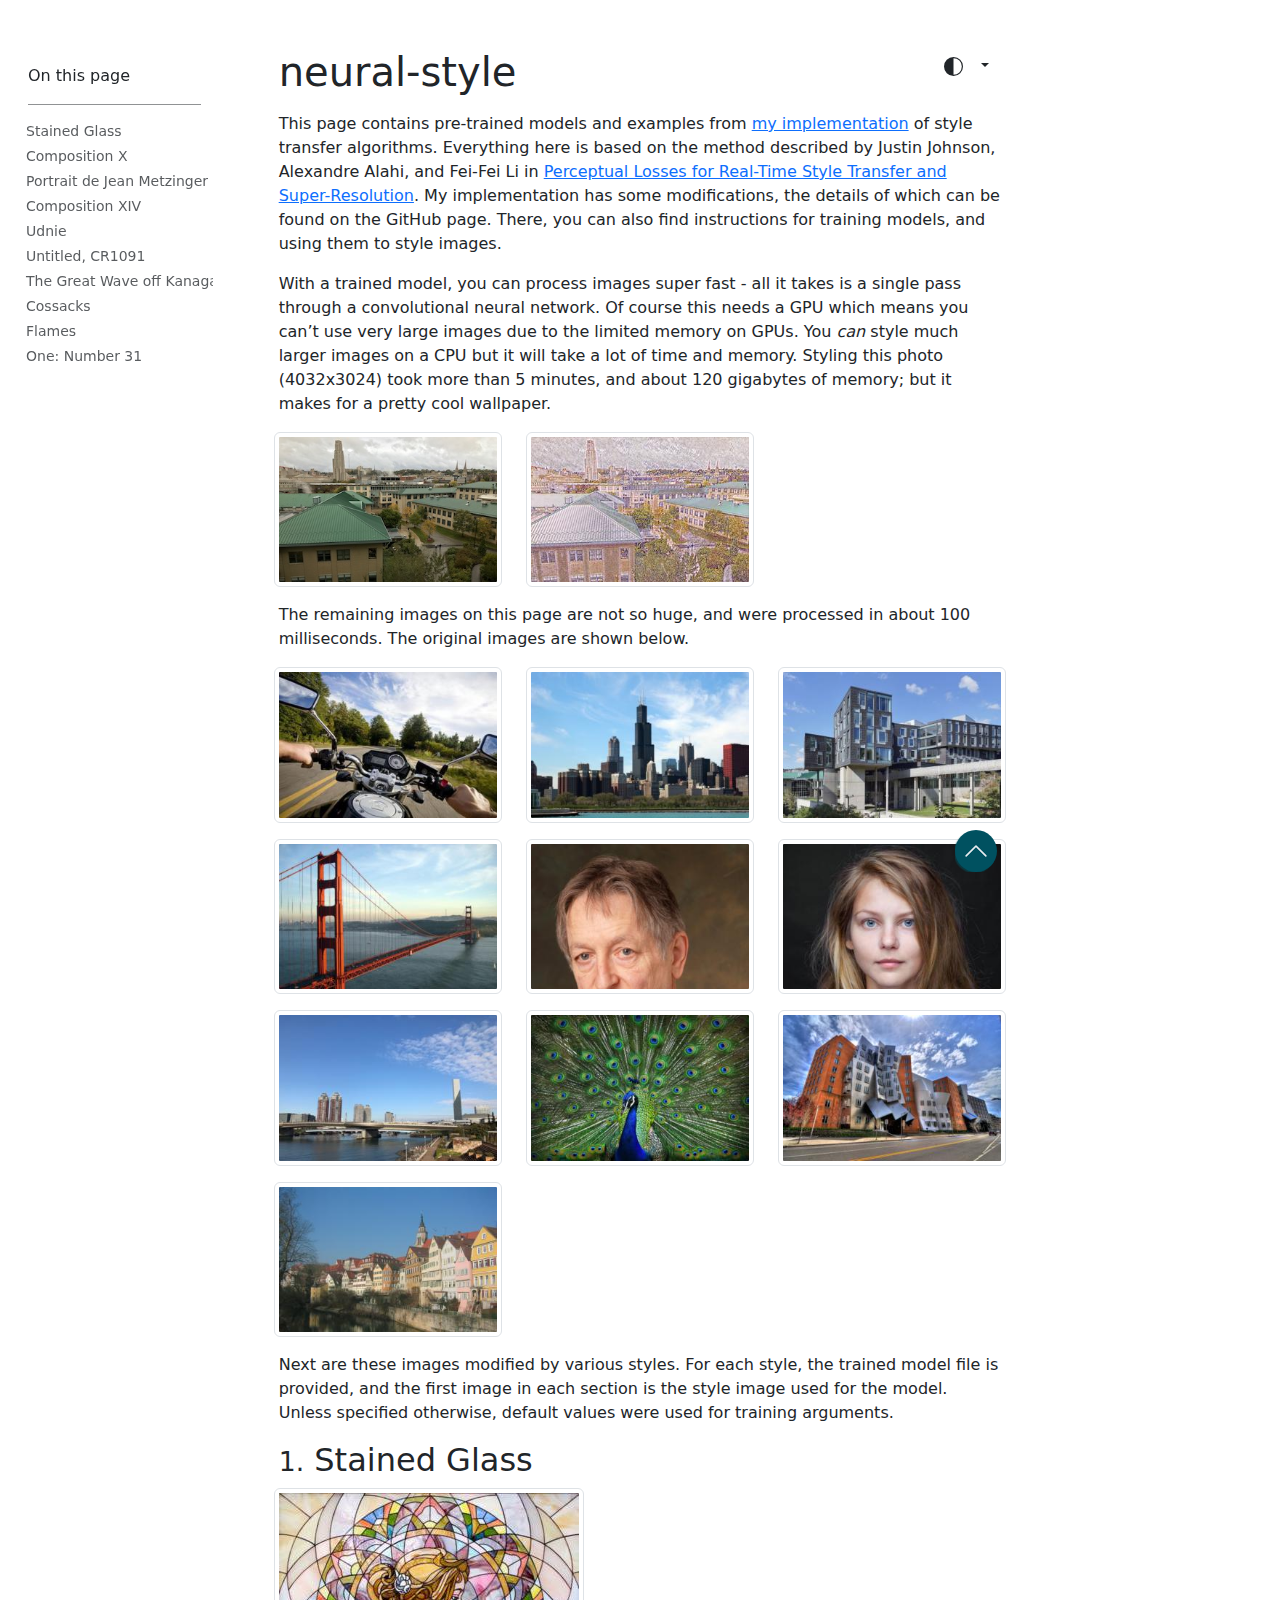
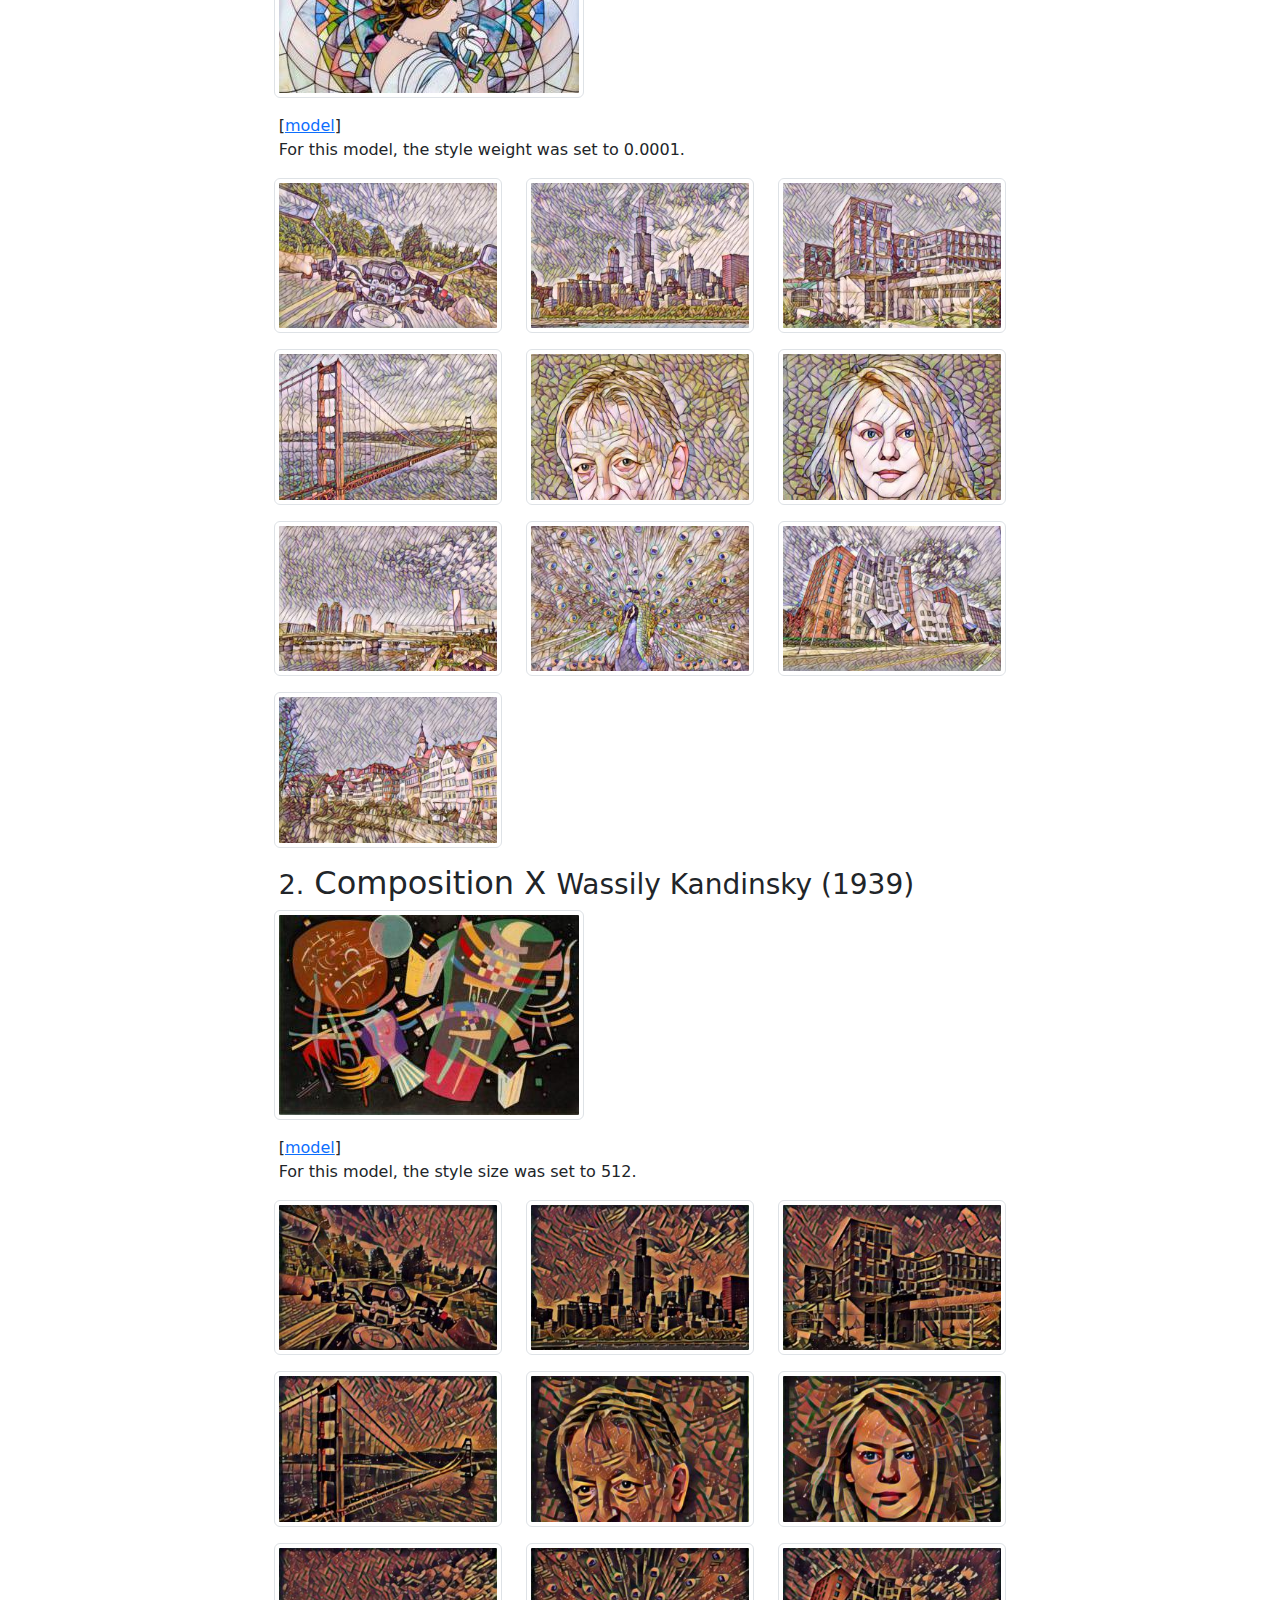
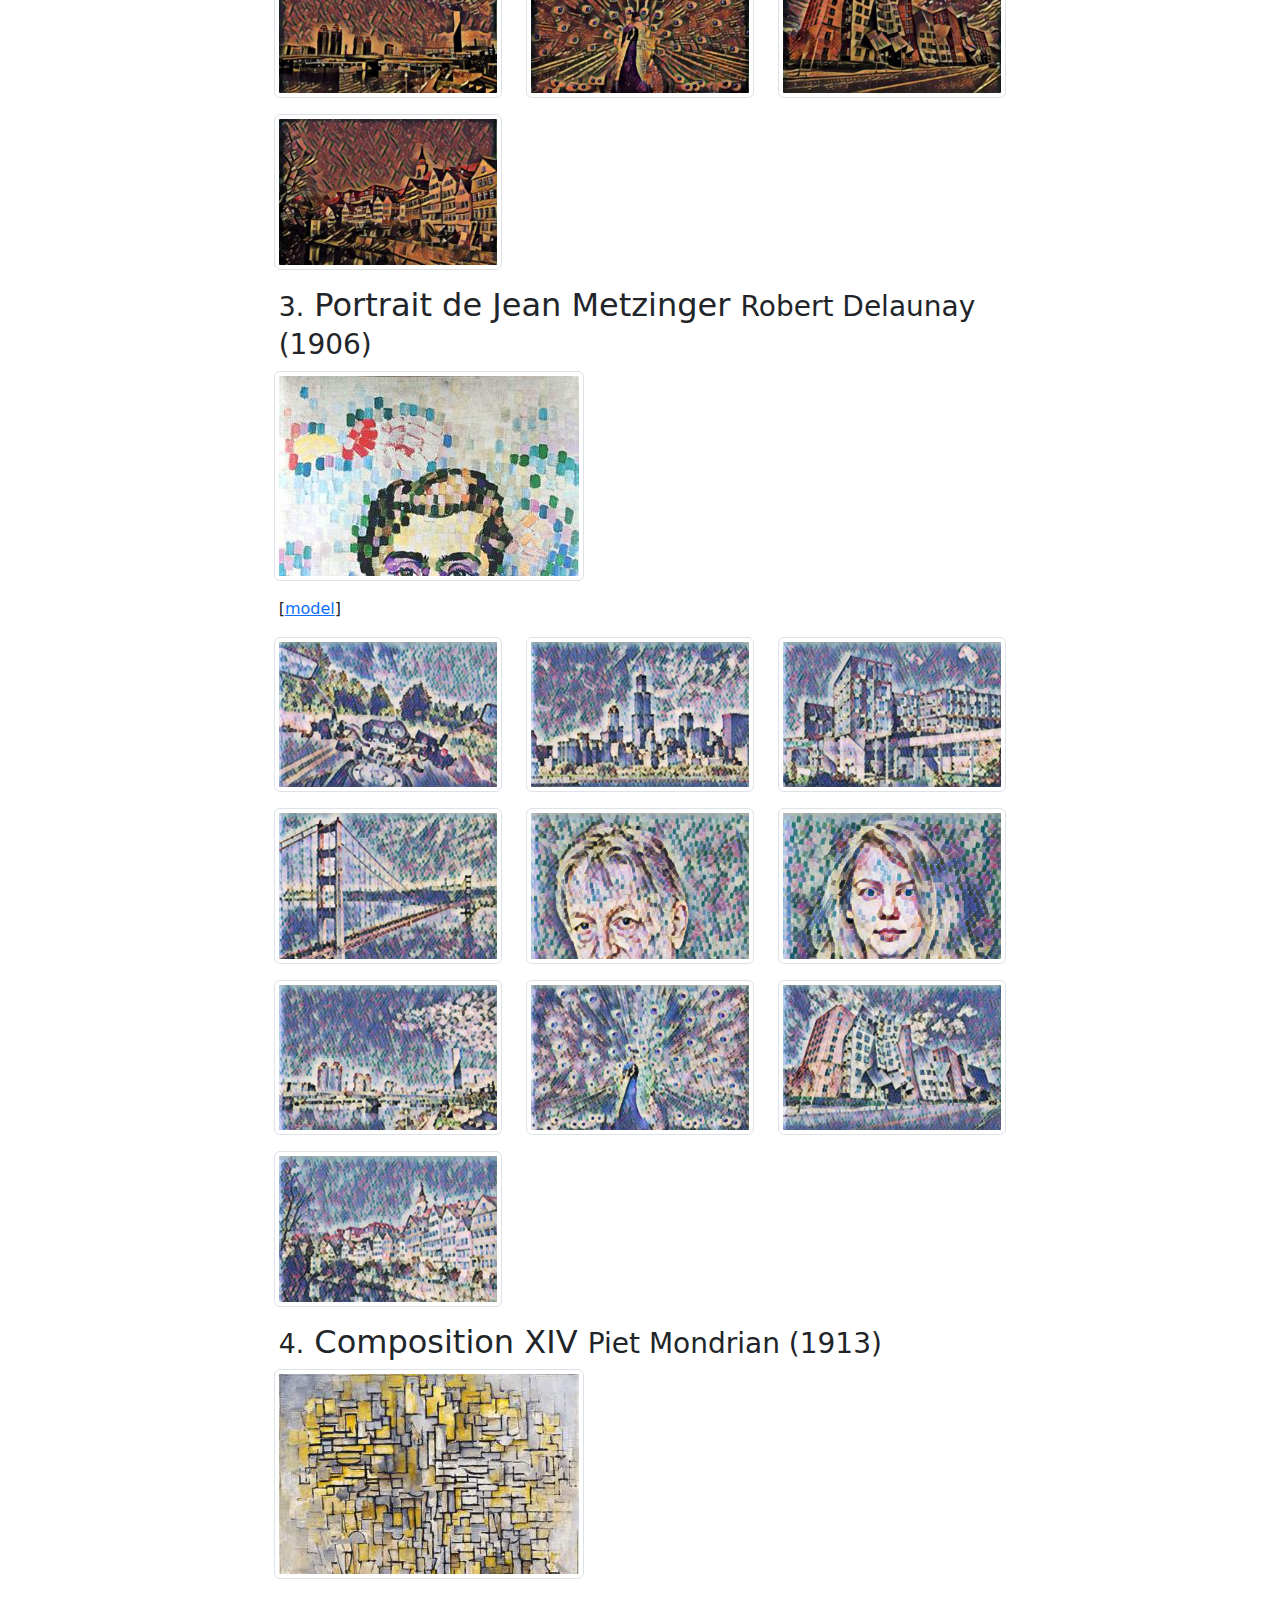
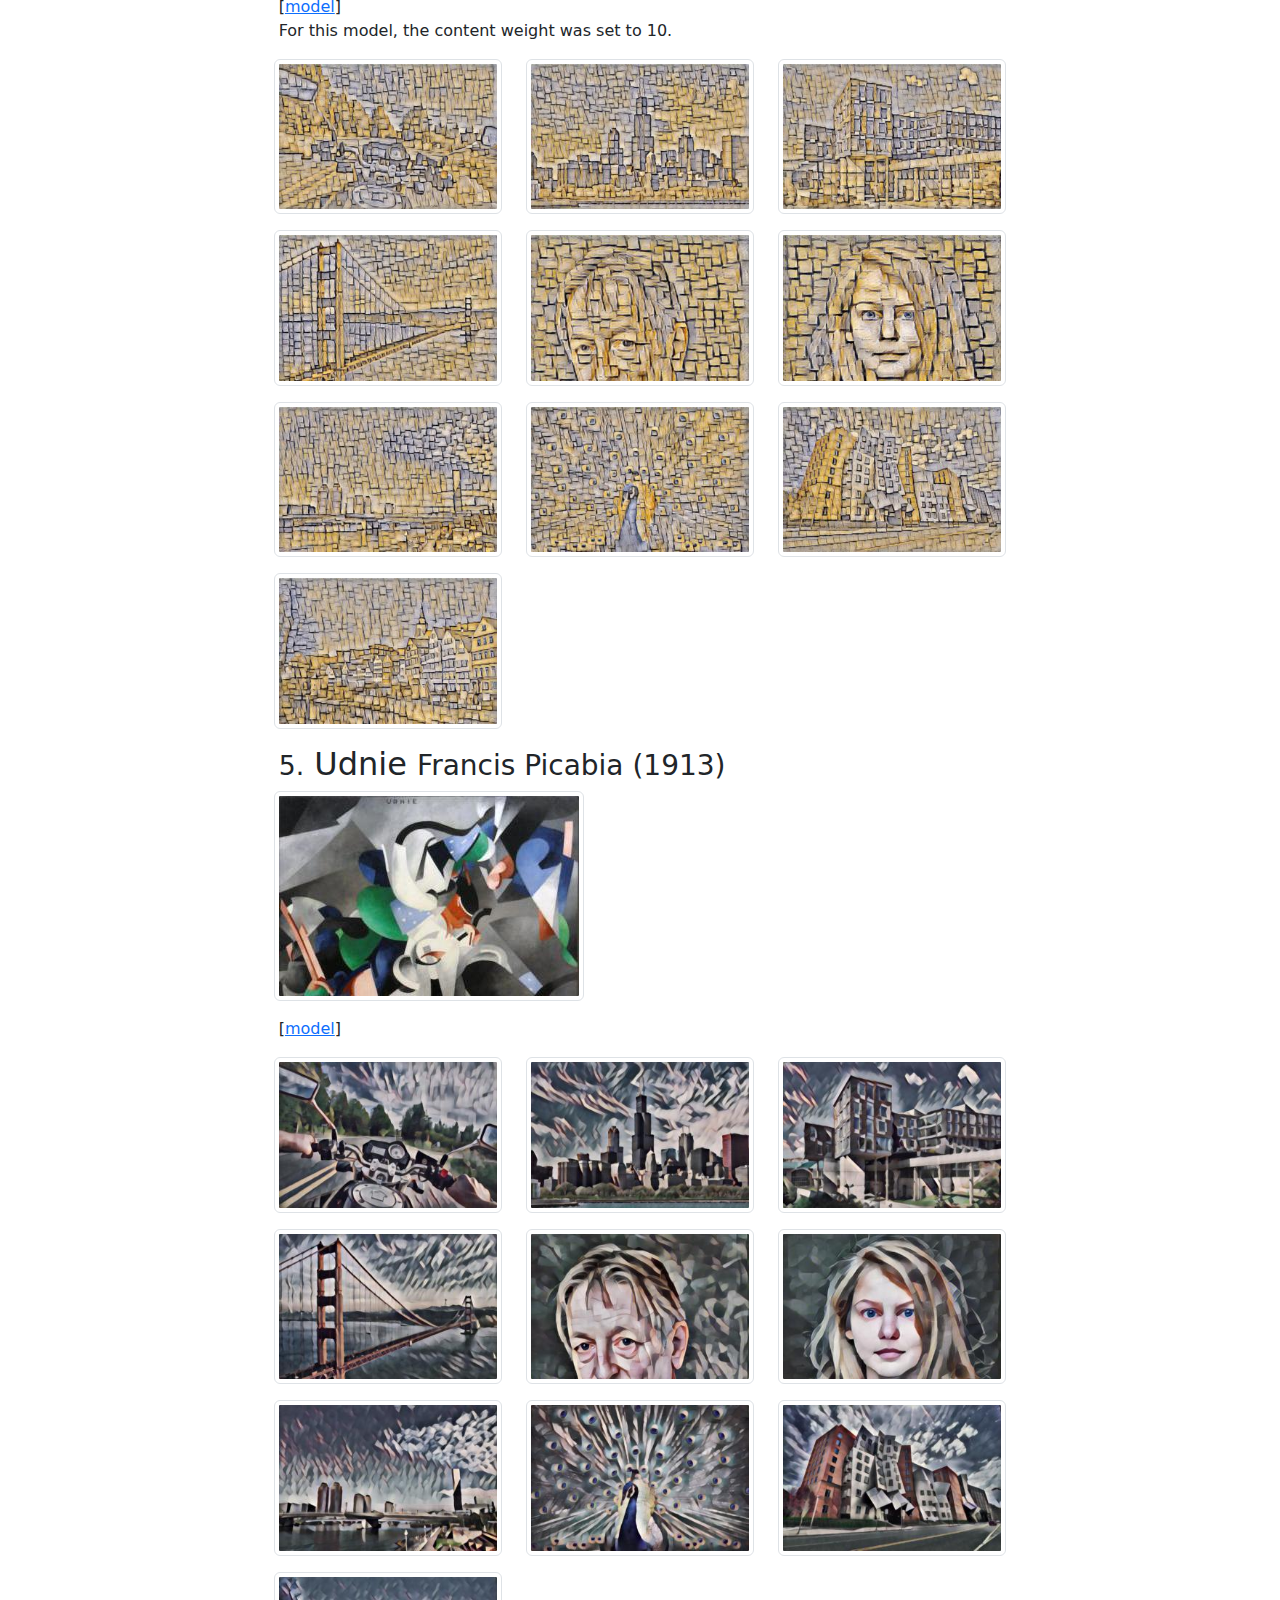
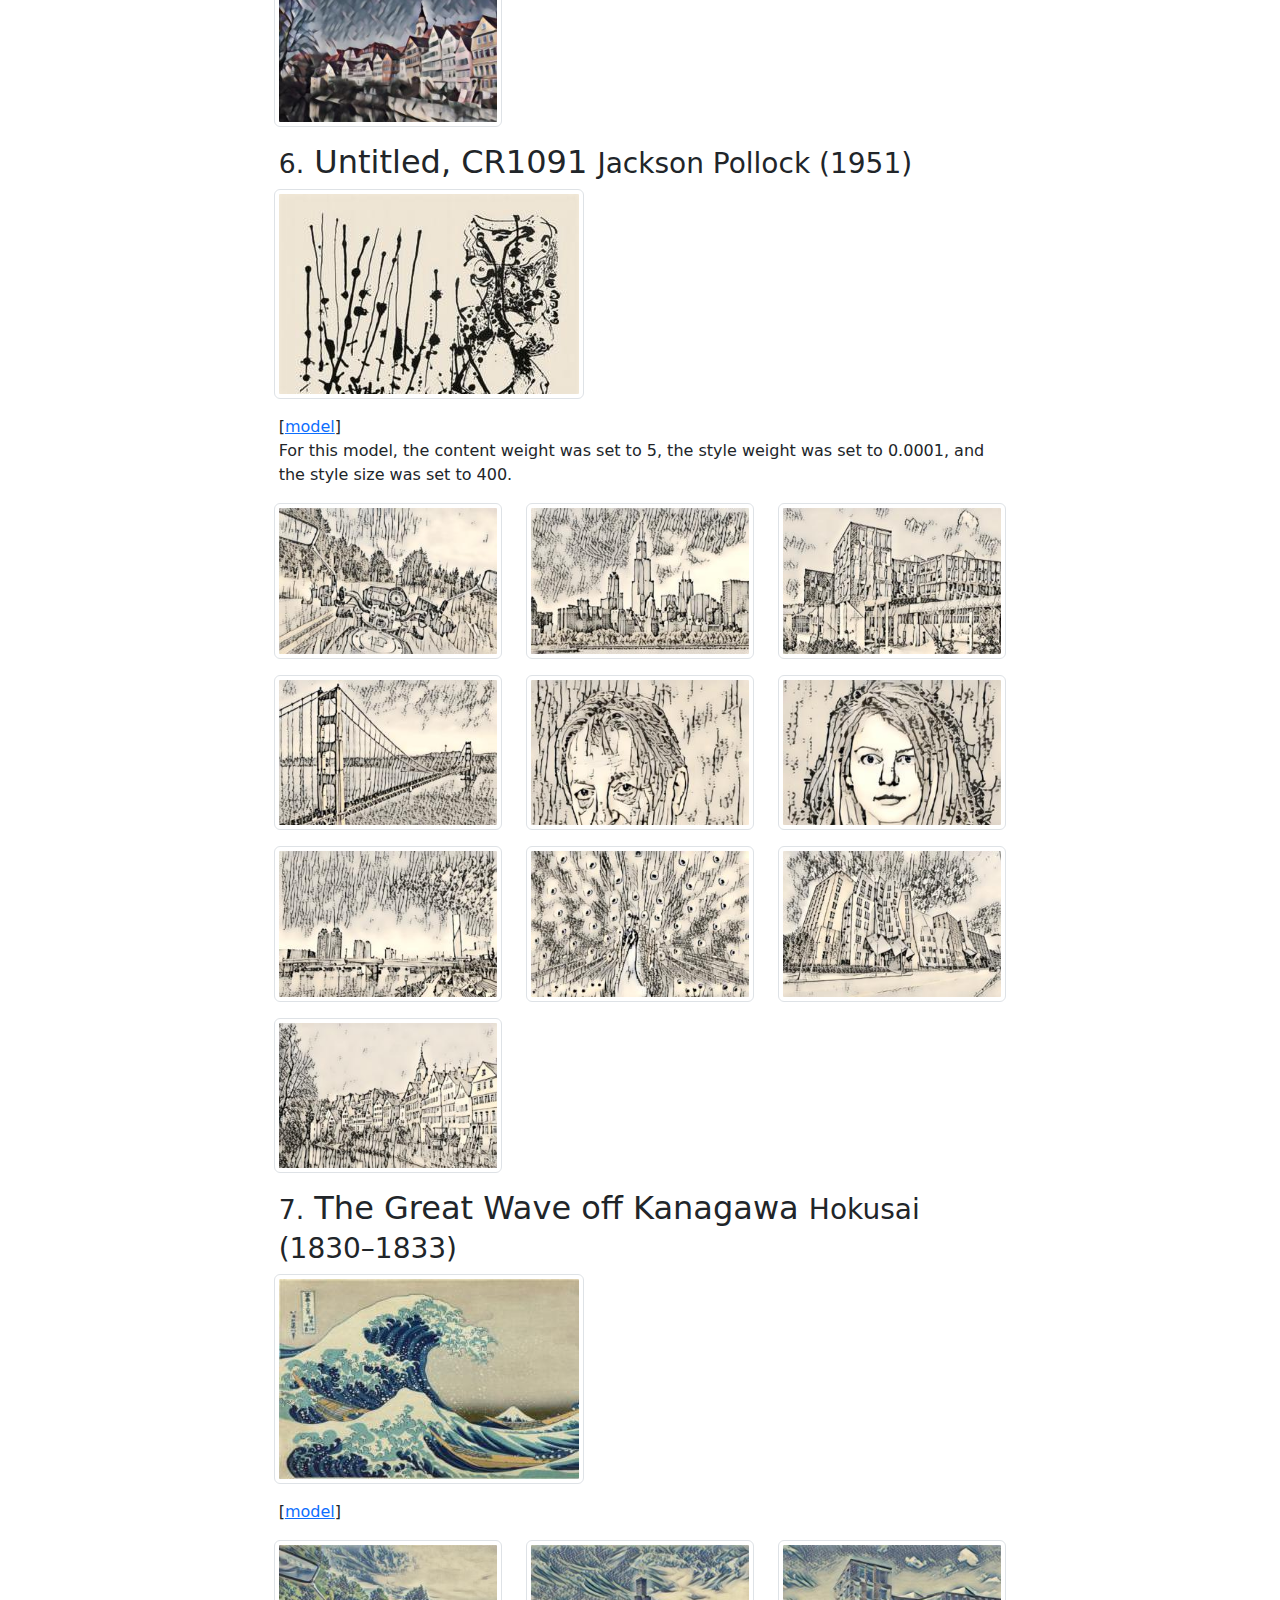
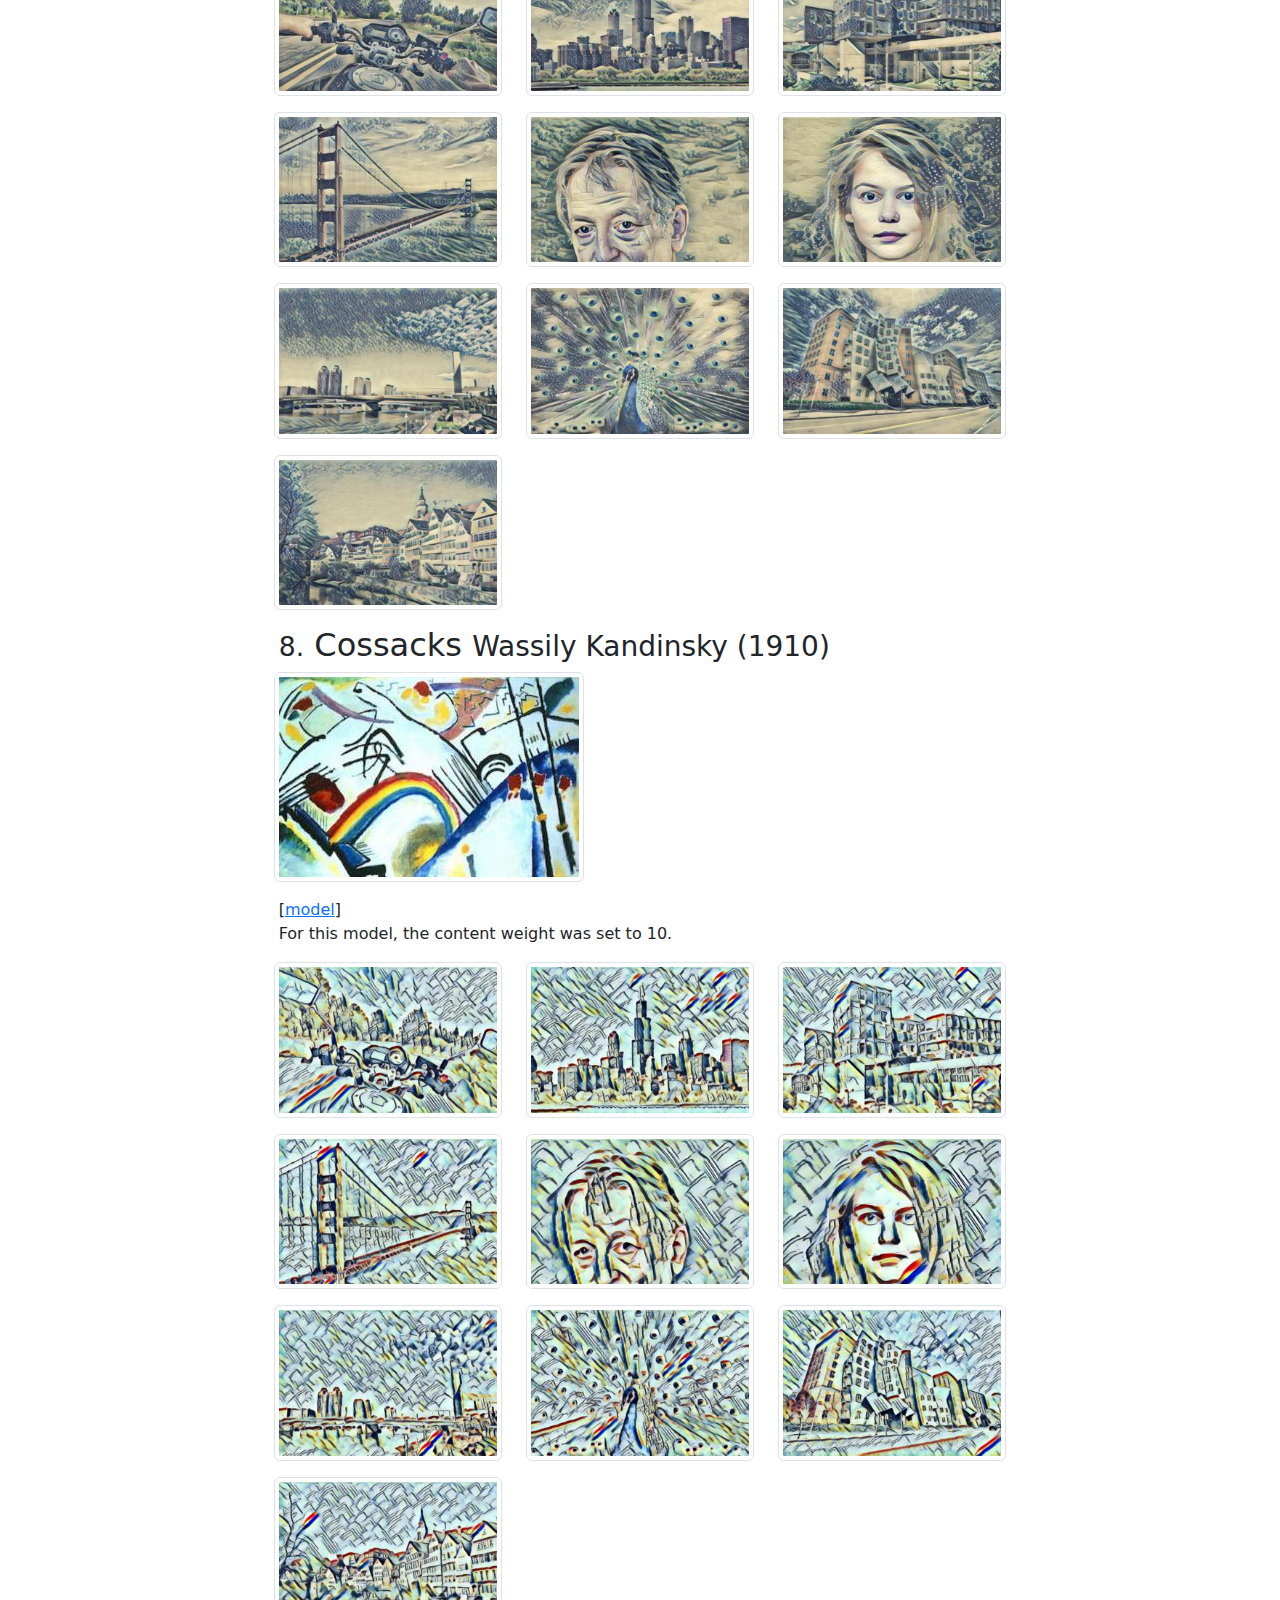
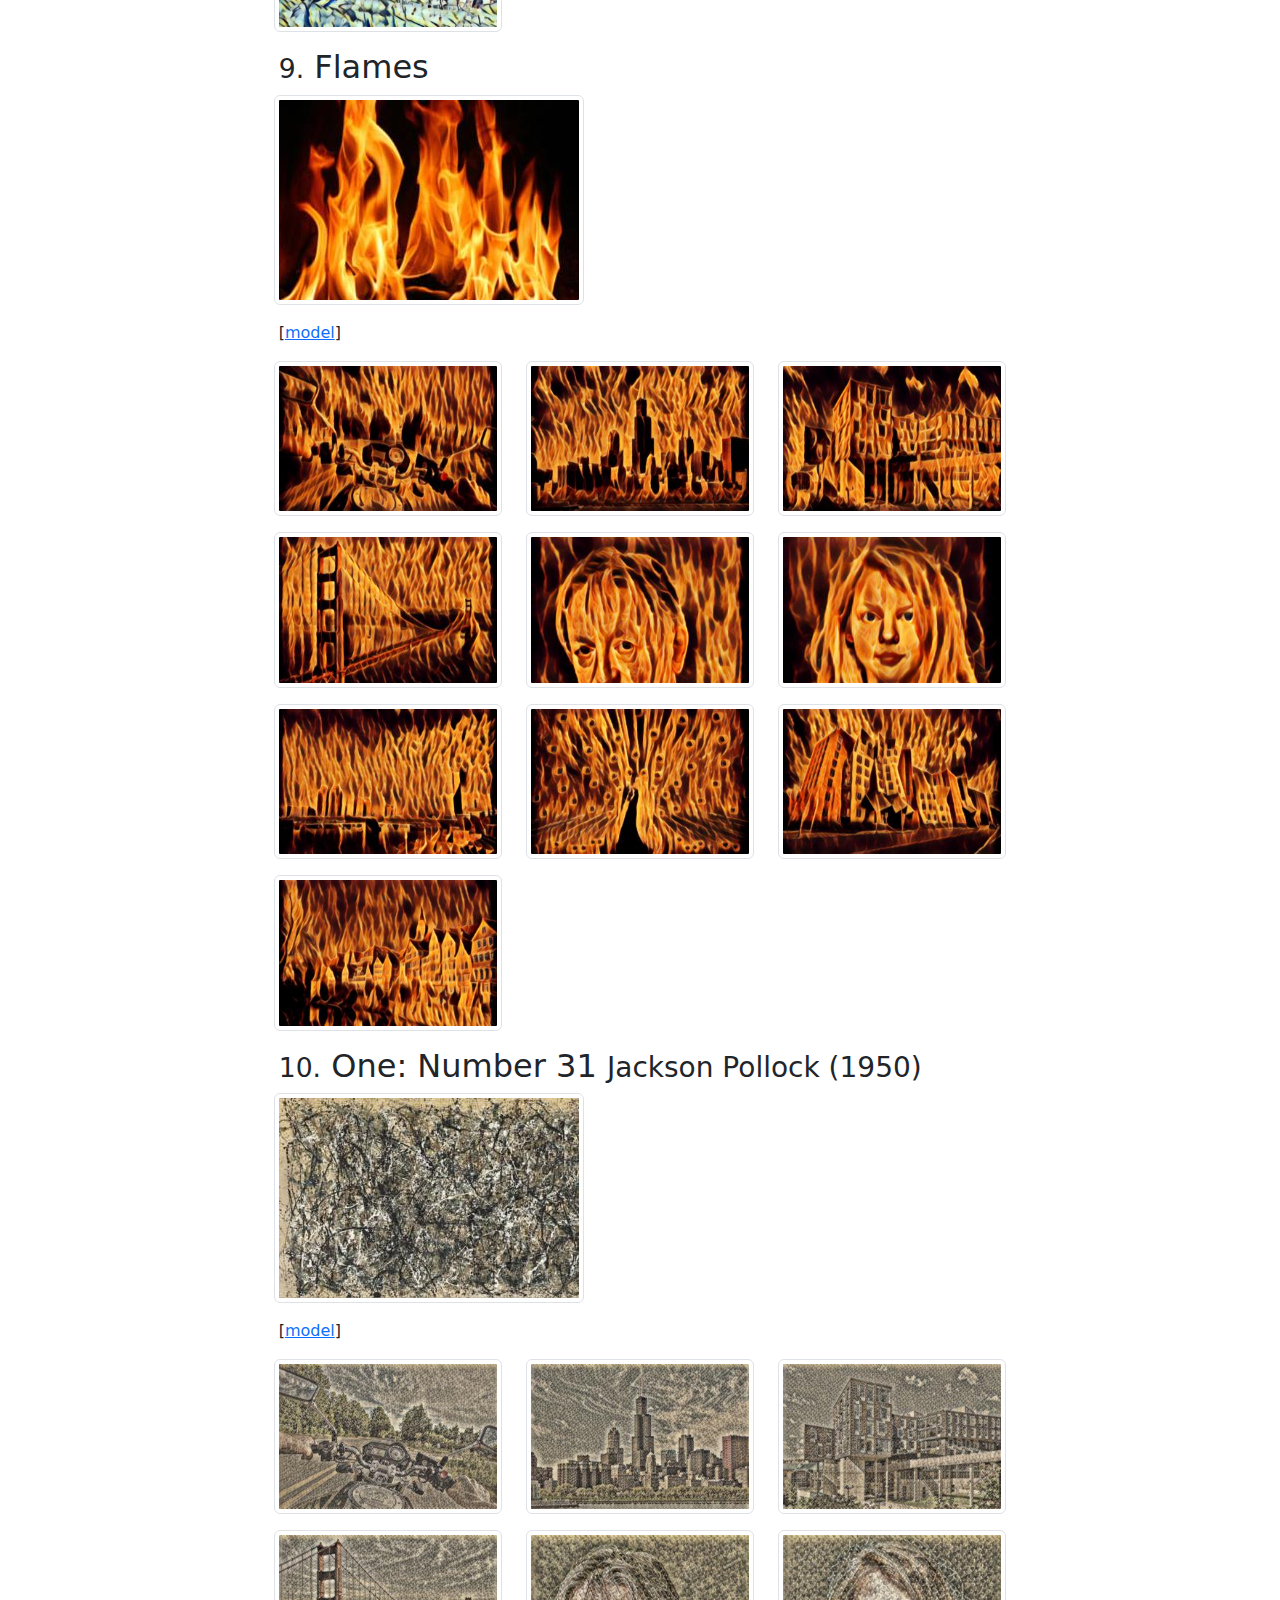
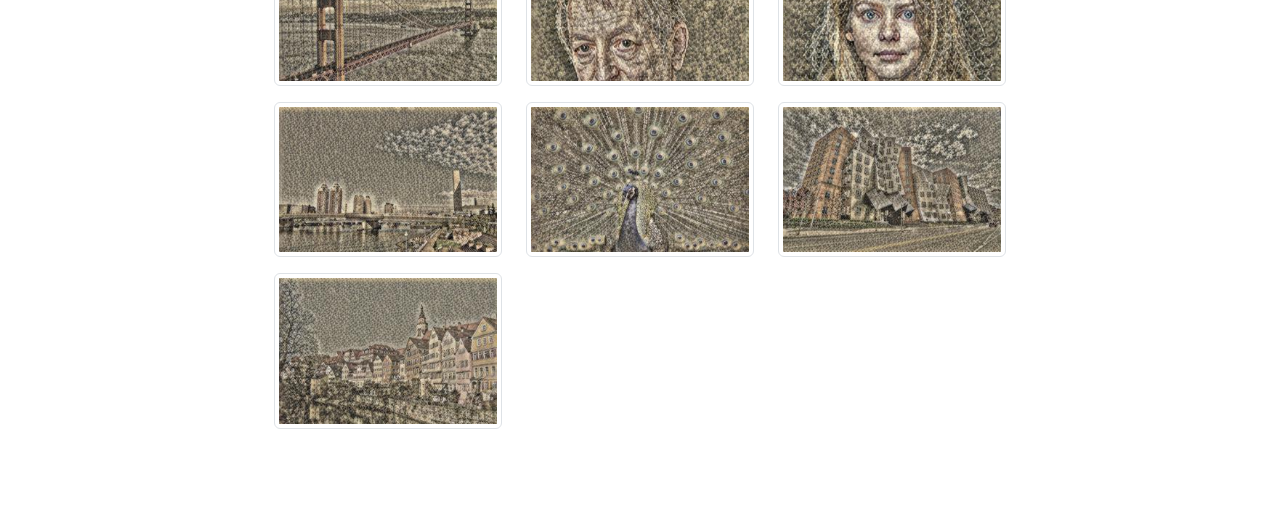
<file: index.html>
<!doctype html><html lang="en"><meta charset="UTF-8"><meta name="viewport" content="width=device-width, initial-scale=1"><title>neural-style</title><link href="https://cdn.jsdelivr.net/npm/bootstrap@5.3.1/dist/css/bootstrap.min.css" rel="stylesheet" crossorigin="anonymous" ><style> html[data-bs-theme=dark] figure img:not([data-darksrc]),html[data-bs-theme=dark] .subfigures img:not([data-darksrc]){filter:invert(90%);border:1px solid #000}html[data-bs-theme=dark] .table{--bs-table-hover-bg: var(--bs-secondary-bg) !important}#title{margin-bottom:1rem}#theme-selector button{border-width:0px !important}#theme-selector svg{overflow-x:visible !important;overflow-y:visible !important}#theme-selector .dropdown-toggle{color:currentColor}#theme-selector .dropdown-toggle svg{width:19px;height:19px;margin-right:.25rem}#theme-selector .dropdown-menu{min-width:7rem !important}#theme-selector .dropdown-menu svg{width:17px;height:17px}#theme-selector .dropdown-menu .dropdown-item{border-radius:.25rem !important;--bs-dropdown-item-padding-x: 0.5rem !important}#theme-selector svg{fill:currentColor}abbr,.abbr{text-decoration:none !important}table{margin-top:2rem;margin-bottom:2rem}table caption{text-align:center}table thead{border-top:3px solid !important;border-bottom:2px solid !important}table tbody{border-bottom:3px solid !important}table tbody.tbody-headless{border-top:3px solid !important}table .tr-empty{--bs-table-hover-bg: var(--bs-body-bg) !important}figcaption{max-width:87.5%;color:var(--bs-secondary-color);text-align:center;margin-left:auto;margin-right:auto}figure{text-align:center}figure:not(.subfigure){margin-top:2rem;margin-bottom:2rem}figure:not(.subfigures) figcaption{margin-top:1rem}.subfigures figure div{padding-left:0px !important;padding-right:0px !important}sup:not(.sup-left){padding-left:3px}h1,h2,h3,h4,h5,h6{word-break:keep-all}h2{margin-top:2rem}h2 .header-section-number,h3 .header-section-number,h4 .header-section-number{font-size:smaller;font-weight:normal}h2 .header-section-number:after,h3 .header-section-number:after,h4 .header-section-number:after{content:"."}h2 .header-link,h3 .header-link,h4 .header-link{text-decoration:none;margin-left:.5rem;font-weight:400;color:var(--bs-primary);opacity:0%;transition:opacity .15s ease-in-out}h2 .header-link::after,h3 .header-link::after,h4 .header-link::after{content:"#"}h2:hover .header-link,h3:hover .header-link,h4:hover .header-link{opacity:100% !important}h5 .header-section-number,h6 .header-section-number{display:none}a.footnote-ref,a.author-link,.citation a{text-decoration:none}a.footnote-ref:hover,a.author-link:hover,.citation a:hover{cursor:pointer}.citation .locator{font-size:smaller;vertical-align:top;position:relative;top:1.25em;margin-left:1px}#refs li{margin:1rem 0}table caption,figcaption,.tooltip-inner{font-size:smaller}#appendices hr{margin:4rem 0}#footnotes hr{margin-top:4rem}.hidden{display:none}#toc-sidebar{overflow-x:hidden}#toc-sidebar #toc-title{font-weight:500 !important;border-bottom:1px solid var(--bs-tertiary-color)}#toc-sidebar #toc-title:after{content:"On this page"}#toc-sidebar button:hover{color:var(--bs-primary-color) !important;border-color:var(--bs-primary-color) !important}#toc-sidebar li{margin-top:.25rem !important;margin-bottom:.25rem !important}#toc-sidebar li ul{padding-left:1rem !important}@media(min-width: 768px){#toc-sidebar{position:fixed;top:4rem;max-width:220px;max-height:80%;overflow-y:auto}}@media(min-width: 1400px){#toc-sidebar{margin-left:-3rem}}#toc{font-size:.875rem}#toc a{text-decoration:none !important;color:var(--bs-secondary-color) !important;padding:.25rem 0 .25rem .75rem;border-left:.125rem solid rgba(0,0,0,0)}#toc a.active,#toc a:hover{color:var(--bs-emphasis-color) !important;border-left-color:var(--bs-emphasis-color) !important}#toc a.active{font-weight:700 !important}.dummy-math-tag{visibility:hidden !important;margin-top:-2rem !important}.math.inline .katex{font-size:1.1em}#scroll-to-top svg{fill:var(--bs-info-text-emphasis)}#scroll-to-top svg svg{fill:var(--bs-secondary-bg)}#scroll-shadow feDropShadow{flood-color:var(--bs-info-text-emphasis);flood-opacity:50%}</style><body data-bs-spy="scroll" data-bs-target="#toc-body" data-bs-root-margin="0px 0px -75% 0px" ><div class="container-xxl my-3 my-sm-4 my-md-5"><div class="row justify-content-center"><div class="col-11 col-sm-10 col-md-8 offset-md-1 col-lg-7 offset-lg-0"><div><div class="h1 float-end ms-4" id="theme-selector-container"></div><h1 id="title"> <span class="display-6">neural-style</span></h1></div></div></div><div class="row justify-content-center justify-content-md-start"><div id="toc-sidebar" class="col-11 col-sm-10 col-md-2 mt-2 mb-4 my-md-0"><p class="my-0"><button type="button" class="btn btn-link text-decoration-none d-md-none collapsed dropdown-toggle border border-secondary rounded-1 text-body-secondary" data-bs-toggle="collapse" data-bs-target="#toc" aria-expanded="false" aria-controls="toc">On this page</button><p id="toc-title" class="d-none d-md-block ms-3 pb-3 text-nowrap"><div id="toc" class="collapse d-md-block pt-2 pt-md-0 text-nowrap"><nav id="toc-body"><ul class="list-unstyled"><li> <a href="#stained-glass">Stained Glass</a><ul class="list-unstyled"></ul><li> <a href="#composition-x-wassily-kandinsky-1939">Composition X</a><ul class="list-unstyled"></ul><li> <a href="#portrait-de-jean-metzinger-robert-delaunay-1906">Portrait de Jean Metzinger</a><ul class="list-unstyled"></ul><li> <a href="#composition-xiv-piet-mondrian-1913">Composition XIV</a><ul class="list-unstyled"></ul><li> <a href="#udnie-francis-picabia-1913">Udnie</a><ul class="list-unstyled"></ul><li> <a href="#untitled-cr1091-jackson-pollock-1951">Untitled, CR1091</a><ul class="list-unstyled"></ul><li> <a href="#the-great-wave-off-kanagawa-hokusai-18301833">The Great Wave off Kanagawa</a><ul class="list-unstyled"></ul><li> <a href="#cossacks-wassily-kandinsky-1910">Cossacks</a><ul class="list-unstyled"></ul><li> <a href="#flames">Flames</a><ul class="list-unstyled"></ul><li> <a href="#one-number-31-jackson-pollock-1950">One: Number 31</a><ul class="list-unstyled"></ul></ul></nav></div></div></div><div id="content" class="row justify-content-center"><p class="col-11 col-sm-10 col-md-8 offset-md-1 col-lg-7 offset-lg-0">This page contains pre-trained models and examples from <a href="https://github.com/jayanthkoushik/neural-style">my implementation</a> of style transfer algorithms. Everything here is based on the method described by Justin Johnson, Alexandre Alahi, and Fei-Fei Li in <a href="https://arxiv.org/abs/1603.08155">Perceptual Losses for Real-Time Style Transfer and Super-Resolution</a>. My implementation has some modifications, the details of which can be found on the GitHub page. There, you can also find instructions for training models, and using them to style images.<p class="col-11 col-sm-10 col-md-8 offset-md-1 col-lg-7 offset-lg-0">With a trained model, you can process images super fast - all it takes is a single pass through a convolutional neural network. Of course this needs a GPU which means you can’t use very large images due to the limited memory on GPUs. You <em>can</em> style much larger images on a CPU but it will take a lot of time and memory. Styling this photo (4032x3024) took more than 5 minutes, and about 120 gigabytes of memory; but it makes for a pretty cool wallpaper.<div class="row justify-content-center"><div class="col-11 col-sm-10 col-md-8 offset-md-1 col-lg-7 offset-lg-0 px-0"><div class="row"><div class="col-6 col-sm-6 col-md-4 col-lg-4 col-xl-4 text-center"><p><a href="imgs/xl/fulls/pittsburgh.jpg" data-bs-toggle="modal" data-bs-target="#pittsburgh-modal"> <img src="imgs/xl/thumbs/pittsburgh_thumb.jpg" alt="pittsburgh" class="img-fluid img-thumbnail"> </a></div><div id="pittsburgh-modal" class="modal fade" tabindex="-1" aria-hidden="true"><div class="modal-dialog modal-dialog-centered modal-xl"><p class="mx-auto my-auto text-center"> <img src="imgs/xl/fulls/pittsburgh.jpg" alt="pittsburgh" class="img-fluid rounded"></div></div><div class="col-6 col-sm-6 col-md-4 col-lg-4 col-xl-4 text-center"><p><a href="imgs/xl/fulls/pittsburgh_stained_glass.jpg" data-bs-toggle="modal" data-bs-target="#pittsburgh_stained_glass-modal"> <img src="imgs/xl/thumbs/pittsburgh_stained_glass_thumb.jpg" alt="pittsburgh_stained_glass" class="img-fluid img-thumbnail"> </a></div><div id="pittsburgh_stained_glass-modal" class="modal fade" tabindex="-1" aria-hidden="true"><div class="modal-dialog modal-dialog-centered modal-xl"><p class="mx-auto my-auto text-center"> <img src="imgs/xl/fulls/pittsburgh_stained_glass.jpg" alt="pittsburgh_stained_glass" class="img-fluid rounded"></div></div></div></div></div><p class="col-11 col-sm-10 col-md-8 offset-md-1 col-lg-7 offset-lg-0">The remaining images on this page are not so huge, and were processed in about 100 milliseconds. The original images are shown below.<div class="row justify-content-center"><div class="col-11 col-sm-10 col-md-8 offset-md-1 col-lg-7 offset-lg-0 px-0"><div class="row"><div class="col-6 col-sm-6 col-md-4 col-lg-4 col-xl-4 text-center"><p><a href="imgs/original/fulls/bike.jpg" data-bs-toggle="modal" data-bs-target="#bike-modal"> <img src="imgs/original/thumbs/bike_thumb.jpg" alt="bike" class="img-fluid img-thumbnail"> </a></div><div id="bike-modal" class="modal fade" tabindex="-1" aria-hidden="true"><div class="modal-dialog modal-dialog-centered modal-xl"><p class="mx-auto my-auto text-center"> <img src="imgs/original/fulls/bike.jpg" alt="bike" class="img-fluid rounded"></div></div><div class="col-6 col-sm-6 col-md-4 col-lg-4 col-xl-4 text-center"><p><a href="imgs/original/fulls/chicago.jpg" data-bs-toggle="modal" data-bs-target="#chicago-modal"> <img src="imgs/original/thumbs/chicago_thumb.jpg" alt="chicago" class="img-fluid img-thumbnail"> </a></div><div id="chicago-modal" class="modal fade" tabindex="-1" aria-hidden="true"><div class="modal-dialog modal-dialog-centered modal-xl"><p class="mx-auto my-auto text-center"> <img src="imgs/original/fulls/chicago.jpg" alt="chicago" class="img-fluid rounded"></div></div><div class="col-6 col-sm-6 col-md-4 col-lg-4 col-xl-4 text-center"><p><a href="imgs/original/fulls/ghc.jpg" data-bs-toggle="modal" data-bs-target="#ghc-modal"> <img src="imgs/original/thumbs/ghc_thumb.jpg" alt="ghc" class="img-fluid img-thumbnail"> </a></div><div id="ghc-modal" class="modal fade" tabindex="-1" aria-hidden="true"><div class="modal-dialog modal-dialog-centered modal-xl"><p class="mx-auto my-auto text-center"> <img src="imgs/original/fulls/ghc.jpg" alt="ghc" class="img-fluid rounded"></div></div><div class="col-6 col-sm-6 col-md-4 col-lg-4 col-xl-4 text-center"><p><a href="imgs/original/fulls/golden_gate.jpg" data-bs-toggle="modal" data-bs-target="#golden_gate-modal"> <img src="imgs/original/thumbs/golden_gate_thumb.jpg" alt="golden_gate" class="img-fluid img-thumbnail"> </a></div><div id="golden_gate-modal" class="modal fade" tabindex="-1" aria-hidden="true"><div class="modal-dialog modal-dialog-centered modal-xl"><p class="mx-auto my-auto text-center"> <img src="imgs/original/fulls/golden_gate.jpg" alt="golden_gate" class="img-fluid rounded"></div></div><div class="col-6 col-sm-6 col-md-4 col-lg-4 col-xl-4 text-center"><p><a href="imgs/original/fulls/hinton.jpg" data-bs-toggle="modal" data-bs-target="#hinton-modal"> <img src="imgs/original/thumbs/hinton_thumb.jpg" alt="hinton" class="img-fluid img-thumbnail"> </a></div><div id="hinton-modal" class="modal fade" tabindex="-1" aria-hidden="true"><div class="modal-dialog modal-dialog-centered modal-xl"><p class="mx-auto my-auto text-center"> <img src="imgs/original/fulls/hinton.jpg" alt="hinton" class="img-fluid rounded"></div></div><div class="col-6 col-sm-6 col-md-4 col-lg-4 col-xl-4 text-center"><p><a href="imgs/original/fulls/karya.jpg" data-bs-toggle="modal" data-bs-target="#karya-modal"> <img src="imgs/original/thumbs/karya_thumb.jpg" alt="karya" class="img-fluid img-thumbnail"> </a></div><div id="karya-modal" class="modal fade" tabindex="-1" aria-hidden="true"><div class="modal-dialog modal-dialog-centered modal-xl"><p class="mx-auto my-auto text-center"> <img src="imgs/original/fulls/karya.jpg" alt="karya" class="img-fluid rounded"></div></div><div class="col-6 col-sm-6 col-md-4 col-lg-4 col-xl-4 text-center"><p><a href="imgs/original/fulls/odaiba.jpg" data-bs-toggle="modal" data-bs-target="#odaiba-modal"> <img src="imgs/original/thumbs/odaiba_thumb.jpg" alt="odaiba" class="img-fluid img-thumbnail"> </a></div><div id="odaiba-modal" class="modal fade" tabindex="-1" aria-hidden="true"><div class="modal-dialog modal-dialog-centered modal-xl"><p class="mx-auto my-auto text-center"> <img src="imgs/original/fulls/odaiba.jpg" alt="odaiba" class="img-fluid rounded"></div></div><div class="col-6 col-sm-6 col-md-4 col-lg-4 col-xl-4 text-center"><p><a href="imgs/original/fulls/peacock.jpg" data-bs-toggle="modal" data-bs-target="#peacock-modal"> <img src="imgs/original/thumbs/peacock_thumb.jpg" alt="peacock" class="img-fluid img-thumbnail"> </a></div><div id="peacock-modal" class="modal fade" tabindex="-1" aria-hidden="true"><div class="modal-dialog modal-dialog-centered modal-xl"><p class="mx-auto my-auto text-center"> <img src="imgs/original/fulls/peacock.jpg" alt="peacock" class="img-fluid rounded"></div></div><div class="col-6 col-sm-6 col-md-4 col-lg-4 col-xl-4 text-center"><p><a href="imgs/original/fulls/stata.jpg" data-bs-toggle="modal" data-bs-target="#stata-modal"> <img src="imgs/original/thumbs/stata_thumb.jpg" alt="stata" class="img-fluid img-thumbnail"> </a></div><div id="stata-modal" class="modal fade" tabindex="-1" aria-hidden="true"><div class="modal-dialog modal-dialog-centered modal-xl"><p class="mx-auto my-auto text-center"> <img src="imgs/original/fulls/stata.jpg" alt="stata" class="img-fluid rounded"></div></div><div class="col-6 col-sm-6 col-md-4 col-lg-4 col-xl-4 text-center"><p><a href="imgs/original/fulls/tubingen.jpg" data-bs-toggle="modal" data-bs-target="#tubingen-modal"> <img src="imgs/original/thumbs/tubingen_thumb.jpg" alt="tubingen" class="img-fluid img-thumbnail"> </a></div><div id="tubingen-modal" class="modal fade" tabindex="-1" aria-hidden="true"><div class="modal-dialog modal-dialog-centered modal-xl"><p class="mx-auto my-auto text-center"> <img src="imgs/original/fulls/tubingen.jpg" alt="tubingen" class="img-fluid rounded"></div></div></div></div></div><p class="col-11 col-sm-10 col-md-8 offset-md-1 col-lg-7 offset-lg-0">Next are these images modified by various styles. For each style, the trained model file is provided, and the first image in each section is the style image used for the model. Unless specified otherwise, default values were used for training arguments.<h2 data-number="1" id="stained-glass" class="col-11 col-sm-10 col-md-8 offset-md-1 col-lg-7 offset-lg-0"> <span class="header-section-number">1</span> Stained Glass<a class="header-link" href="#stained-glass"></a></h2><div class="row justify-content-center"><div class="col-11 col-sm-10 col-md-8 offset-md-1 col-lg-7 offset-lg-0 px-0"><div class="row"><div class="col-10 col-sm-10 col-md-8 col-lg-8 col-xl-8"><p><a href="imgs/style/fulls/stained_glass.jpg" data-bs-toggle="modal" data-bs-target="#stained_glass-modal-single"> <img src="imgs/style/fulls/stained_glass.jpg/../../thumbs/stained_glass_thumb.jpg" alt="stained_glass" class="img-fluid img-thumbnail"> </a></div></div><div id="stained_glass-modal-single" class="modal fade" tabindex="-1" aria-hidden="true"><div class="modal-dialog modal-dialog-centered modal-xl"><p class="mx-auto my-auto text-center"> <img src="imgs/style/fulls/stained_glass.jpg" alt="stained_glass" class="img-fluid rounded"></div></div></div></div><p class="col-11 col-sm-10 col-md-8 offset-md-1 col-lg-7 offset-lg-0">[<a href="https://github.com/jayanthkoushik/neural-style-models/raw/master/stained_glass.h5">model</a>]<br> For this model, the style weight was set to 0.0001.<div class="row justify-content-center"><div class="col-11 col-sm-10 col-md-8 offset-md-1 col-lg-7 offset-lg-0 px-0"><div class="row"><div class="col-6 col-sm-6 col-md-4 col-lg-4 col-xl-4 text-center"><p><a href="imgs/stained_glass/fulls/bike_stained_glass.jpg" data-bs-toggle="modal" data-bs-target="#bike_stained_glass-modal"> <img src="imgs/stained_glass/thumbs/bike_stained_glass_thumb.jpg" alt="bike_stained_glass" class="img-fluid img-thumbnail"> </a></div><div id="bike_stained_glass-modal" class="modal fade" tabindex="-1" aria-hidden="true"><div class="modal-dialog modal-dialog-centered modal-xl"><p class="mx-auto my-auto text-center"> <img src="imgs/stained_glass/fulls/bike_stained_glass.jpg" alt="bike_stained_glass" class="img-fluid rounded"></div></div><div class="col-6 col-sm-6 col-md-4 col-lg-4 col-xl-4 text-center"><p><a href="imgs/stained_glass/fulls/chicago_stained_glass.jpg" data-bs-toggle="modal" data-bs-target="#chicago_stained_glass-modal"> <img src="imgs/stained_glass/thumbs/chicago_stained_glass_thumb.jpg" alt="chicago_stained_glass" class="img-fluid img-thumbnail"> </a></div><div id="chicago_stained_glass-modal" class="modal fade" tabindex="-1" aria-hidden="true"><div class="modal-dialog modal-dialog-centered modal-xl"><p class="mx-auto my-auto text-center"> <img src="imgs/stained_glass/fulls/chicago_stained_glass.jpg" alt="chicago_stained_glass" class="img-fluid rounded"></div></div><div class="col-6 col-sm-6 col-md-4 col-lg-4 col-xl-4 text-center"><p><a href="imgs/stained_glass/fulls/ghc_stained_glass.jpg" data-bs-toggle="modal" data-bs-target="#ghc_stained_glass-modal"> <img src="imgs/stained_glass/thumbs/ghc_stained_glass_thumb.jpg" alt="ghc_stained_glass" class="img-fluid img-thumbnail"> </a></div><div id="ghc_stained_glass-modal" class="modal fade" tabindex="-1" aria-hidden="true"><div class="modal-dialog modal-dialog-centered modal-xl"><p class="mx-auto my-auto text-center"> <img src="imgs/stained_glass/fulls/ghc_stained_glass.jpg" alt="ghc_stained_glass" class="img-fluid rounded"></div></div><div class="col-6 col-sm-6 col-md-4 col-lg-4 col-xl-4 text-center"><p><a href="imgs/stained_glass/fulls/golden_gate_stained_glass.jpg" data-bs-toggle="modal" data-bs-target="#golden_gate_stained_glass-modal"> <img src="imgs/stained_glass/thumbs/golden_gate_stained_glass_thumb.jpg" alt="golden_gate_stained_glass" class="img-fluid img-thumbnail"> </a></div><div id="golden_gate_stained_glass-modal" class="modal fade" tabindex="-1" aria-hidden="true"><div class="modal-dialog modal-dialog-centered modal-xl"><p class="mx-auto my-auto text-center"> <img src="imgs/stained_glass/fulls/golden_gate_stained_glass.jpg" alt="golden_gate_stained_glass" class="img-fluid rounded"></div></div><div class="col-6 col-sm-6 col-md-4 col-lg-4 col-xl-4 text-center"><p><a href="imgs/stained_glass/fulls/hinton_stained_glass.jpg" data-bs-toggle="modal" data-bs-target="#hinton_stained_glass-modal"> <img src="imgs/stained_glass/thumbs/hinton_stained_glass_thumb.jpg" alt="hinton_stained_glass" class="img-fluid img-thumbnail"> </a></div><div id="hinton_stained_glass-modal" class="modal fade" tabindex="-1" aria-hidden="true"><div class="modal-dialog modal-dialog-centered modal-xl"><p class="mx-auto my-auto text-center"> <img src="imgs/stained_glass/fulls/hinton_stained_glass.jpg" alt="hinton_stained_glass" class="img-fluid rounded"></div></div><div class="col-6 col-sm-6 col-md-4 col-lg-4 col-xl-4 text-center"><p><a href="imgs/stained_glass/fulls/karya_stained_glass.jpg" data-bs-toggle="modal" data-bs-target="#karya_stained_glass-modal"> <img src="imgs/stained_glass/thumbs/karya_stained_glass_thumb.jpg" alt="karya_stained_glass" class="img-fluid img-thumbnail"> </a></div><div id="karya_stained_glass-modal" class="modal fade" tabindex="-1" aria-hidden="true"><div class="modal-dialog modal-dialog-centered modal-xl"><p class="mx-auto my-auto text-center"> <img src="imgs/stained_glass/fulls/karya_stained_glass.jpg" alt="karya_stained_glass" class="img-fluid rounded"></div></div><div class="col-6 col-sm-6 col-md-4 col-lg-4 col-xl-4 text-center"><p><a href="imgs/stained_glass/fulls/odaiba_stained_glass.jpg" data-bs-toggle="modal" data-bs-target="#odaiba_stained_glass-modal"> <img src="imgs/stained_glass/thumbs/odaiba_stained_glass_thumb.jpg" alt="odaiba_stained_glass" class="img-fluid img-thumbnail"> </a></div><div id="odaiba_stained_glass-modal" class="modal fade" tabindex="-1" aria-hidden="true"><div class="modal-dialog modal-dialog-centered modal-xl"><p class="mx-auto my-auto text-center"> <img src="imgs/stained_glass/fulls/odaiba_stained_glass.jpg" alt="odaiba_stained_glass" class="img-fluid rounded"></div></div><div class="col-6 col-sm-6 col-md-4 col-lg-4 col-xl-4 text-center"><p><a href="imgs/stained_glass/fulls/peacock_stained_glass.jpg" data-bs-toggle="modal" data-bs-target="#peacock_stained_glass-modal"> <img src="imgs/stained_glass/thumbs/peacock_stained_glass_thumb.jpg" alt="peacock_stained_glass" class="img-fluid img-thumbnail"> </a></div><div id="peacock_stained_glass-modal" class="modal fade" tabindex="-1" aria-hidden="true"><div class="modal-dialog modal-dialog-centered modal-xl"><p class="mx-auto my-auto text-center"> <img src="imgs/stained_glass/fulls/peacock_stained_glass.jpg" alt="peacock_stained_glass" class="img-fluid rounded"></div></div><div class="col-6 col-sm-6 col-md-4 col-lg-4 col-xl-4 text-center"><p><a href="imgs/stained_glass/fulls/stata_stained_glass.jpg" data-bs-toggle="modal" data-bs-target="#stata_stained_glass-modal"> <img src="imgs/stained_glass/thumbs/stata_stained_glass_thumb.jpg" alt="stata_stained_glass" class="img-fluid img-thumbnail"> </a></div><div id="stata_stained_glass-modal" class="modal fade" tabindex="-1" aria-hidden="true"><div class="modal-dialog modal-dialog-centered modal-xl"><p class="mx-auto my-auto text-center"> <img src="imgs/stained_glass/fulls/stata_stained_glass.jpg" alt="stata_stained_glass" class="img-fluid rounded"></div></div><div class="col-6 col-sm-6 col-md-4 col-lg-4 col-xl-4 text-center"><p><a href="imgs/stained_glass/fulls/tubingen_stained_glass.jpg" data-bs-toggle="modal" data-bs-target="#tubingen_stained_glass-modal"> <img src="imgs/stained_glass/thumbs/tubingen_stained_glass_thumb.jpg" alt="tubingen_stained_glass" class="img-fluid img-thumbnail"> </a></div><div id="tubingen_stained_glass-modal" class="modal fade" tabindex="-1" aria-hidden="true"><div class="modal-dialog modal-dialog-centered modal-xl"><p class="mx-auto my-auto text-center"> <img src="imgs/stained_glass/fulls/tubingen_stained_glass.jpg" alt="tubingen_stained_glass" class="img-fluid rounded"></div></div></div></div></div><h2 data-number="2" id="composition-x-wassily-kandinsky-1939" class="col-11 col-sm-10 col-md-8 offset-md-1 col-lg-7 offset-lg-0"> <span class="header-section-number">2</span> Composition X <small>Wassily Kandinsky (1939)</small><a class="header-link" href="#composition-x-wassily-kandinsky-1939"></a></h2><div class="row justify-content-center"><div class="col-11 col-sm-10 col-md-8 offset-md-1 col-lg-7 offset-lg-0 px-0"><div class="row"><div class="col-10 col-sm-10 col-md-8 col-lg-8 col-xl-8"><p><a href="imgs/style/fulls/kandinsky_x.jpg" data-bs-toggle="modal" data-bs-target="#kandinsky_x-modal-single"> <img src="imgs/style/fulls/kandinsky_x.jpg/../../thumbs/kandinsky_x_thumb.jpg" alt="kandinsky_x" class="img-fluid img-thumbnail"> </a></div></div><div id="kandinsky_x-modal-single" class="modal fade" tabindex="-1" aria-hidden="true"><div class="modal-dialog modal-dialog-centered modal-xl"><p class="mx-auto my-auto text-center"> <img src="imgs/style/fulls/kandinsky_x.jpg" alt="kandinsky_x" class="img-fluid rounded"></div></div></div></div><p class="col-11 col-sm-10 col-md-8 offset-md-1 col-lg-7 offset-lg-0">[<a href="https://github.com/jayanthkoushik/neural-style-models/raw/master/kandinsky_x.h5">model</a>]<br> For this model, the style size was set to 512.<div class="row justify-content-center"><div class="col-11 col-sm-10 col-md-8 offset-md-1 col-lg-7 offset-lg-0 px-0"><div class="row"><div class="col-6 col-sm-6 col-md-4 col-lg-4 col-xl-4 text-center"><p><a href="imgs/kandinsky_x/fulls/bike_kandinsky_x.jpg" data-bs-toggle="modal" data-bs-target="#bike_kandinsky_x-modal"> <img src="imgs/kandinsky_x/thumbs/bike_kandinsky_x_thumb.jpg" alt="bike_kandinsky_x" class="img-fluid img-thumbnail"> </a></div><div id="bike_kandinsky_x-modal" class="modal fade" tabindex="-1" aria-hidden="true"><div class="modal-dialog modal-dialog-centered modal-xl"><p class="mx-auto my-auto text-center"> <img src="imgs/kandinsky_x/fulls/bike_kandinsky_x.jpg" alt="bike_kandinsky_x" class="img-fluid rounded"></div></div><div class="col-6 col-sm-6 col-md-4 col-lg-4 col-xl-4 text-center"><p><a href="imgs/kandinsky_x/fulls/chicago_kandinsky_x.jpg" data-bs-toggle="modal" data-bs-target="#chicago_kandinsky_x-modal"> <img src="imgs/kandinsky_x/thumbs/chicago_kandinsky_x_thumb.jpg" alt="chicago_kandinsky_x" class="img-fluid img-thumbnail"> </a></div><div id="chicago_kandinsky_x-modal" class="modal fade" tabindex="-1" aria-hidden="true"><div class="modal-dialog modal-dialog-centered modal-xl"><p class="mx-auto my-auto text-center"> <img src="imgs/kandinsky_x/fulls/chicago_kandinsky_x.jpg" alt="chicago_kandinsky_x" class="img-fluid rounded"></div></div><div class="col-6 col-sm-6 col-md-4 col-lg-4 col-xl-4 text-center"><p><a href="imgs/kandinsky_x/fulls/ghc_kandinsky_x.jpg" data-bs-toggle="modal" data-bs-target="#ghc_kandinsky_x-modal"> <img src="imgs/kandinsky_x/thumbs/ghc_kandinsky_x_thumb.jpg" alt="ghc_kandinsky_x" class="img-fluid img-thumbnail"> </a></div><div id="ghc_kandinsky_x-modal" class="modal fade" tabindex="-1" aria-hidden="true"><div class="modal-dialog modal-dialog-centered modal-xl"><p class="mx-auto my-auto text-center"> <img src="imgs/kandinsky_x/fulls/ghc_kandinsky_x.jpg" alt="ghc_kandinsky_x" class="img-fluid rounded"></div></div><div class="col-6 col-sm-6 col-md-4 col-lg-4 col-xl-4 text-center"><p><a href="imgs/kandinsky_x/fulls/golden_gate_kandinsky_x.jpg" data-bs-toggle="modal" data-bs-target="#golden_gate_kandinsky_x-modal"> <img src="imgs/kandinsky_x/thumbs/golden_gate_kandinsky_x_thumb.jpg" alt="golden_gate_kandinsky_x" class="img-fluid img-thumbnail"> </a></div><div id="golden_gate_kandinsky_x-modal" class="modal fade" tabindex="-1" aria-hidden="true"><div class="modal-dialog modal-dialog-centered modal-xl"><p class="mx-auto my-auto text-center"> <img src="imgs/kandinsky_x/fulls/golden_gate_kandinsky_x.jpg" alt="golden_gate_kandinsky_x" class="img-fluid rounded"></div></div><div class="col-6 col-sm-6 col-md-4 col-lg-4 col-xl-4 text-center"><p><a href="imgs/kandinsky_x/fulls/hinton_kandinsky_x.jpg" data-bs-toggle="modal" data-bs-target="#hinton_kandinsky_x-modal"> <img src="imgs/kandinsky_x/thumbs/hinton_kandinsky_x_thumb.jpg" alt="hinton_kandinsky_x" class="img-fluid img-thumbnail"> </a></div><div id="hinton_kandinsky_x-modal" class="modal fade" tabindex="-1" aria-hidden="true"><div class="modal-dialog modal-dialog-centered modal-xl"><p class="mx-auto my-auto text-center"> <img src="imgs/kandinsky_x/fulls/hinton_kandinsky_x.jpg" alt="hinton_kandinsky_x" class="img-fluid rounded"></div></div><div class="col-6 col-sm-6 col-md-4 col-lg-4 col-xl-4 text-center"><p><a href="imgs/kandinsky_x/fulls/karya_kandinsky_x.jpg" data-bs-toggle="modal" data-bs-target="#karya_kandinsky_x-modal"> <img src="imgs/kandinsky_x/thumbs/karya_kandinsky_x_thumb.jpg" alt="karya_kandinsky_x" class="img-fluid img-thumbnail"> </a></div><div id="karya_kandinsky_x-modal" class="modal fade" tabindex="-1" aria-hidden="true"><div class="modal-dialog modal-dialog-centered modal-xl"><p class="mx-auto my-auto text-center"> <img src="imgs/kandinsky_x/fulls/karya_kandinsky_x.jpg" alt="karya_kandinsky_x" class="img-fluid rounded"></div></div><div class="col-6 col-sm-6 col-md-4 col-lg-4 col-xl-4 text-center"><p><a href="imgs/kandinsky_x/fulls/odaiba_kandinsky_x.jpg" data-bs-toggle="modal" data-bs-target="#odaiba_kandinsky_x-modal"> <img src="imgs/kandinsky_x/thumbs/odaiba_kandinsky_x_thumb.jpg" alt="odaiba_kandinsky_x" class="img-fluid img-thumbnail"> </a></div><div id="odaiba_kandinsky_x-modal" class="modal fade" tabindex="-1" aria-hidden="true"><div class="modal-dialog modal-dialog-centered modal-xl"><p class="mx-auto my-auto text-center"> <img src="imgs/kandinsky_x/fulls/odaiba_kandinsky_x.jpg" alt="odaiba_kandinsky_x" class="img-fluid rounded"></div></div><div class="col-6 col-sm-6 col-md-4 col-lg-4 col-xl-4 text-center"><p><a href="imgs/kandinsky_x/fulls/peacock_kandinsky_x.jpg" data-bs-toggle="modal" data-bs-target="#peacock_kandinsky_x-modal"> <img src="imgs/kandinsky_x/thumbs/peacock_kandinsky_x_thumb.jpg" alt="peacock_kandinsky_x" class="img-fluid img-thumbnail"> </a></div><div id="peacock_kandinsky_x-modal" class="modal fade" tabindex="-1" aria-hidden="true"><div class="modal-dialog modal-dialog-centered modal-xl"><p class="mx-auto my-auto text-center"> <img src="imgs/kandinsky_x/fulls/peacock_kandinsky_x.jpg" alt="peacock_kandinsky_x" class="img-fluid rounded"></div></div><div class="col-6 col-sm-6 col-md-4 col-lg-4 col-xl-4 text-center"><p><a href="imgs/kandinsky_x/fulls/stata_kandinsky_x.jpg" data-bs-toggle="modal" data-bs-target="#stata_kandinsky_x-modal"> <img src="imgs/kandinsky_x/thumbs/stata_kandinsky_x_thumb.jpg" alt="stata_kandinsky_x" class="img-fluid img-thumbnail"> </a></div><div id="stata_kandinsky_x-modal" class="modal fade" tabindex="-1" aria-hidden="true"><div class="modal-dialog modal-dialog-centered modal-xl"><p class="mx-auto my-auto text-center"> <img src="imgs/kandinsky_x/fulls/stata_kandinsky_x.jpg" alt="stata_kandinsky_x" class="img-fluid rounded"></div></div><div class="col-6 col-sm-6 col-md-4 col-lg-4 col-xl-4 text-center"><p><a href="imgs/kandinsky_x/fulls/tubingen_kandinsky_x.jpg" data-bs-toggle="modal" data-bs-target="#tubingen_kandinsky_x-modal"> <img src="imgs/kandinsky_x/thumbs/tubingen_kandinsky_x_thumb.jpg" alt="tubingen_kandinsky_x" class="img-fluid img-thumbnail"> </a></div><div id="tubingen_kandinsky_x-modal" class="modal fade" tabindex="-1" aria-hidden="true"><div class="modal-dialog modal-dialog-centered modal-xl"><p class="mx-auto my-auto text-center"> <img src="imgs/kandinsky_x/fulls/tubingen_kandinsky_x.jpg" alt="tubingen_kandinsky_x" class="img-fluid rounded"></div></div></div></div></div><h2 data-number="3" id="portrait-de-jean-metzinger-robert-delaunay-1906" class="col-11 col-sm-10 col-md-8 offset-md-1 col-lg-7 offset-lg-0"> <span class="header-section-number">3</span> Portrait de Jean Metzinger <small>Robert Delaunay (1906)</small><a class="header-link" href="#portrait-de-jean-metzinger-robert-delaunay-1906"></a></h2><div class="row justify-content-center"><div class="col-11 col-sm-10 col-md-8 offset-md-1 col-lg-7 offset-lg-0 px-0"><div class="row"><div class="col-10 col-sm-10 col-md-8 col-lg-8 col-xl-8"><p><a href="imgs/style/fulls/metzinger.jpg" data-bs-toggle="modal" data-bs-target="#metzinger-modal-single"> <img src="imgs/style/fulls/metzinger.jpg/../../thumbs/metzinger_thumb.jpg" alt="metzinger" class="img-fluid img-thumbnail"> </a></div></div><div id="metzinger-modal-single" class="modal fade" tabindex="-1" aria-hidden="true"><div class="modal-dialog modal-dialog-centered modal-xl"><p class="mx-auto my-auto text-center"> <img src="imgs/style/fulls/metzinger.jpg" alt="metzinger" class="img-fluid rounded"></div></div></div></div><p class="col-11 col-sm-10 col-md-8 offset-md-1 col-lg-7 offset-lg-0">[<a href="https://github.com/jayanthkoushik/neural-style-models/raw/master/metzinger.h5">model</a>]<div class="row justify-content-center"><div class="col-11 col-sm-10 col-md-8 offset-md-1 col-lg-7 offset-lg-0 px-0"><div class="row"><div class="col-6 col-sm-6 col-md-4 col-lg-4 col-xl-4 text-center"><p><a href="imgs/metzinger/fulls/bike_metzinger.jpg" data-bs-toggle="modal" data-bs-target="#bike_metzinger-modal"> <img src="imgs/metzinger/thumbs/bike_metzinger_thumb.jpg" alt="bike_metzinger" class="img-fluid img-thumbnail"> </a></div><div id="bike_metzinger-modal" class="modal fade" tabindex="-1" aria-hidden="true"><div class="modal-dialog modal-dialog-centered modal-xl"><p class="mx-auto my-auto text-center"> <img src="imgs/metzinger/fulls/bike_metzinger.jpg" alt="bike_metzinger" class="img-fluid rounded"></div></div><div class="col-6 col-sm-6 col-md-4 col-lg-4 col-xl-4 text-center"><p><a href="imgs/metzinger/fulls/chicago_metzinger.jpg" data-bs-toggle="modal" data-bs-target="#chicago_metzinger-modal"> <img src="imgs/metzinger/thumbs/chicago_metzinger_thumb.jpg" alt="chicago_metzinger" class="img-fluid img-thumbnail"> </a></div><div id="chicago_metzinger-modal" class="modal fade" tabindex="-1" aria-hidden="true"><div class="modal-dialog modal-dialog-centered modal-xl"><p class="mx-auto my-auto text-center"> <img src="imgs/metzinger/fulls/chicago_metzinger.jpg" alt="chicago_metzinger" class="img-fluid rounded"></div></div><div class="col-6 col-sm-6 col-md-4 col-lg-4 col-xl-4 text-center"><p><a href="imgs/metzinger/fulls/ghc_metzinger.jpg" data-bs-toggle="modal" data-bs-target="#ghc_metzinger-modal"> <img src="imgs/metzinger/thumbs/ghc_metzinger_thumb.jpg" alt="ghc_metzinger" class="img-fluid img-thumbnail"> </a></div><div id="ghc_metzinger-modal" class="modal fade" tabindex="-1" aria-hidden="true"><div class="modal-dialog modal-dialog-centered modal-xl"><p class="mx-auto my-auto text-center"> <img src="imgs/metzinger/fulls/ghc_metzinger.jpg" alt="ghc_metzinger" class="img-fluid rounded"></div></div><div class="col-6 col-sm-6 col-md-4 col-lg-4 col-xl-4 text-center"><p><a href="imgs/metzinger/fulls/golden_gate_metzinger.jpg" data-bs-toggle="modal" data-bs-target="#golden_gate_metzinger-modal"> <img src="imgs/metzinger/thumbs/golden_gate_metzinger_thumb.jpg" alt="golden_gate_metzinger" class="img-fluid img-thumbnail"> </a></div><div id="golden_gate_metzinger-modal" class="modal fade" tabindex="-1" aria-hidden="true"><div class="modal-dialog modal-dialog-centered modal-xl"><p class="mx-auto my-auto text-center"> <img src="imgs/metzinger/fulls/golden_gate_metzinger.jpg" alt="golden_gate_metzinger" class="img-fluid rounded"></div></div><div class="col-6 col-sm-6 col-md-4 col-lg-4 col-xl-4 text-center"><p><a href="imgs/metzinger/fulls/hinton_metzinger.jpg" data-bs-toggle="modal" data-bs-target="#hinton_metzinger-modal"> <img src="imgs/metzinger/thumbs/hinton_metzinger_thumb.jpg" alt="hinton_metzinger" class="img-fluid img-thumbnail"> </a></div><div id="hinton_metzinger-modal" class="modal fade" tabindex="-1" aria-hidden="true"><div class="modal-dialog modal-dialog-centered modal-xl"><p class="mx-auto my-auto text-center"> <img src="imgs/metzinger/fulls/hinton_metzinger.jpg" alt="hinton_metzinger" class="img-fluid rounded"></div></div><div class="col-6 col-sm-6 col-md-4 col-lg-4 col-xl-4 text-center"><p><a href="imgs/metzinger/fulls/karya_metzinger.jpg" data-bs-toggle="modal" data-bs-target="#karya_metzinger-modal"> <img src="imgs/metzinger/thumbs/karya_metzinger_thumb.jpg" alt="karya_metzinger" class="img-fluid img-thumbnail"> </a></div><div id="karya_metzinger-modal" class="modal fade" tabindex="-1" aria-hidden="true"><div class="modal-dialog modal-dialog-centered modal-xl"><p class="mx-auto my-auto text-center"> <img src="imgs/metzinger/fulls/karya_metzinger.jpg" alt="karya_metzinger" class="img-fluid rounded"></div></div><div class="col-6 col-sm-6 col-md-4 col-lg-4 col-xl-4 text-center"><p><a href="imgs/metzinger/fulls/odaiba_metzinger.jpg" data-bs-toggle="modal" data-bs-target="#odaiba_metzinger-modal"> <img src="imgs/metzinger/thumbs/odaiba_metzinger_thumb.jpg" alt="odaiba_metzinger" class="img-fluid img-thumbnail"> </a></div><div id="odaiba_metzinger-modal" class="modal fade" tabindex="-1" aria-hidden="true"><div class="modal-dialog modal-dialog-centered modal-xl"><p class="mx-auto my-auto text-center"> <img src="imgs/metzinger/fulls/odaiba_metzinger.jpg" alt="odaiba_metzinger" class="img-fluid rounded"></div></div><div class="col-6 col-sm-6 col-md-4 col-lg-4 col-xl-4 text-center"><p><a href="imgs/metzinger/fulls/peacock_metzinger.jpg" data-bs-toggle="modal" data-bs-target="#peacock_metzinger-modal"> <img src="imgs/metzinger/thumbs/peacock_metzinger_thumb.jpg" alt="peacock_metzinger" class="img-fluid img-thumbnail"> </a></div><div id="peacock_metzinger-modal" class="modal fade" tabindex="-1" aria-hidden="true"><div class="modal-dialog modal-dialog-centered modal-xl"><p class="mx-auto my-auto text-center"> <img src="imgs/metzinger/fulls/peacock_metzinger.jpg" alt="peacock_metzinger" class="img-fluid rounded"></div></div><div class="col-6 col-sm-6 col-md-4 col-lg-4 col-xl-4 text-center"><p><a href="imgs/metzinger/fulls/stata_metzinger.jpg" data-bs-toggle="modal" data-bs-target="#stata_metzinger-modal"> <img src="imgs/metzinger/thumbs/stata_metzinger_thumb.jpg" alt="stata_metzinger" class="img-fluid img-thumbnail"> </a></div><div id="stata_metzinger-modal" class="modal fade" tabindex="-1" aria-hidden="true"><div class="modal-dialog modal-dialog-centered modal-xl"><p class="mx-auto my-auto text-center"> <img src="imgs/metzinger/fulls/stata_metzinger.jpg" alt="stata_metzinger" class="img-fluid rounded"></div></div><div class="col-6 col-sm-6 col-md-4 col-lg-4 col-xl-4 text-center"><p><a href="imgs/metzinger/fulls/tubingen_metzinger.jpg" data-bs-toggle="modal" data-bs-target="#tubingen_metzinger-modal"> <img src="imgs/metzinger/thumbs/tubingen_metzinger_thumb.jpg" alt="tubingen_metzinger" class="img-fluid img-thumbnail"> </a></div><div id="tubingen_metzinger-modal" class="modal fade" tabindex="-1" aria-hidden="true"><div class="modal-dialog modal-dialog-centered modal-xl"><p class="mx-auto my-auto text-center"> <img src="imgs/metzinger/fulls/tubingen_metzinger.jpg" alt="tubingen_metzinger" class="img-fluid rounded"></div></div></div></div></div><h2 data-number="4" id="composition-xiv-piet-mondrian-1913" class="col-11 col-sm-10 col-md-8 offset-md-1 col-lg-7 offset-lg-0"> <span class="header-section-number">4</span> Composition XIV <small>Piet Mondrian (1913)</small><a class="header-link" href="#composition-xiv-piet-mondrian-1913"></a></h2><div class="row justify-content-center"><div class="col-11 col-sm-10 col-md-8 offset-md-1 col-lg-7 offset-lg-0 px-0"><div class="row"><div class="col-10 col-sm-10 col-md-8 col-lg-8 col-xl-8"><p><a href="imgs/style/fulls/mondrian_xiv.jpg" data-bs-toggle="modal" data-bs-target="#mondrian_xiv-modal-single"> <img src="imgs/style/fulls/mondrian_xiv.jpg/../../thumbs/mondrian_xiv_thumb.jpg" alt="mondrian_xiv" class="img-fluid img-thumbnail"> </a></div></div><div id="mondrian_xiv-modal-single" class="modal fade" tabindex="-1" aria-hidden="true"><div class="modal-dialog modal-dialog-centered modal-xl"><p class="mx-auto my-auto text-center"> <img src="imgs/style/fulls/mondrian_xiv.jpg" alt="mondrian_xiv" class="img-fluid rounded"></div></div></div></div><p class="col-11 col-sm-10 col-md-8 offset-md-1 col-lg-7 offset-lg-0">[<a href="https://github.com/jayanthkoushik/neural-style-models/raw/master/mondrian_xiv.h5">model</a>]<br> For this model, the content weight was set to 10.<div class="row justify-content-center"><div class="col-11 col-sm-10 col-md-8 offset-md-1 col-lg-7 offset-lg-0 px-0"><div class="row"><div class="col-6 col-sm-6 col-md-4 col-lg-4 col-xl-4 text-center"><p><a href="imgs/mondrian_xiv/fulls/bike_mondrian_xiv.jpg" data-bs-toggle="modal" data-bs-target="#bike_mondrian_xiv-modal"> <img src="imgs/mondrian_xiv/thumbs/bike_mondrian_xiv_thumb.jpg" alt="bike_mondrian_xiv" class="img-fluid img-thumbnail"> </a></div><div id="bike_mondrian_xiv-modal" class="modal fade" tabindex="-1" aria-hidden="true"><div class="modal-dialog modal-dialog-centered modal-xl"><p class="mx-auto my-auto text-center"> <img src="imgs/mondrian_xiv/fulls/bike_mondrian_xiv.jpg" alt="bike_mondrian_xiv" class="img-fluid rounded"></div></div><div class="col-6 col-sm-6 col-md-4 col-lg-4 col-xl-4 text-center"><p><a href="imgs/mondrian_xiv/fulls/chicago_mondrian_xiv.jpg" data-bs-toggle="modal" data-bs-target="#chicago_mondrian_xiv-modal"> <img src="imgs/mondrian_xiv/thumbs/chicago_mondrian_xiv_thumb.jpg" alt="chicago_mondrian_xiv" class="img-fluid img-thumbnail"> </a></div><div id="chicago_mondrian_xiv-modal" class="modal fade" tabindex="-1" aria-hidden="true"><div class="modal-dialog modal-dialog-centered modal-xl"><p class="mx-auto my-auto text-center"> <img src="imgs/mondrian_xiv/fulls/chicago_mondrian_xiv.jpg" alt="chicago_mondrian_xiv" class="img-fluid rounded"></div></div><div class="col-6 col-sm-6 col-md-4 col-lg-4 col-xl-4 text-center"><p><a href="imgs/mondrian_xiv/fulls/ghc_mondrian_xiv.jpg" data-bs-toggle="modal" data-bs-target="#ghc_mondrian_xiv-modal"> <img src="imgs/mondrian_xiv/thumbs/ghc_mondrian_xiv_thumb.jpg" alt="ghc_mondrian_xiv" class="img-fluid img-thumbnail"> </a></div><div id="ghc_mondrian_xiv-modal" class="modal fade" tabindex="-1" aria-hidden="true"><div class="modal-dialog modal-dialog-centered modal-xl"><p class="mx-auto my-auto text-center"> <img src="imgs/mondrian_xiv/fulls/ghc_mondrian_xiv.jpg" alt="ghc_mondrian_xiv" class="img-fluid rounded"></div></div><div class="col-6 col-sm-6 col-md-4 col-lg-4 col-xl-4 text-center"><p><a href="imgs/mondrian_xiv/fulls/golden_gate_mondrian_xiv.jpg" data-bs-toggle="modal" data-bs-target="#golden_gate_mondrian_xiv-modal"> <img src="imgs/mondrian_xiv/thumbs/golden_gate_mondrian_xiv_thumb.jpg" alt="golden_gate_mondrian_xiv" class="img-fluid img-thumbnail"> </a></div><div id="golden_gate_mondrian_xiv-modal" class="modal fade" tabindex="-1" aria-hidden="true"><div class="modal-dialog modal-dialog-centered modal-xl"><p class="mx-auto my-auto text-center"> <img src="imgs/mondrian_xiv/fulls/golden_gate_mondrian_xiv.jpg" alt="golden_gate_mondrian_xiv" class="img-fluid rounded"></div></div><div class="col-6 col-sm-6 col-md-4 col-lg-4 col-xl-4 text-center"><p><a href="imgs/mondrian_xiv/fulls/hinton_mondrian_xiv.jpg" data-bs-toggle="modal" data-bs-target="#hinton_mondrian_xiv-modal"> <img src="imgs/mondrian_xiv/thumbs/hinton_mondrian_xiv_thumb.jpg" alt="hinton_mondrian_xiv" class="img-fluid img-thumbnail"> </a></div><div id="hinton_mondrian_xiv-modal" class="modal fade" tabindex="-1" aria-hidden="true"><div class="modal-dialog modal-dialog-centered modal-xl"><p class="mx-auto my-auto text-center"> <img src="imgs/mondrian_xiv/fulls/hinton_mondrian_xiv.jpg" alt="hinton_mondrian_xiv" class="img-fluid rounded"></div></div><div class="col-6 col-sm-6 col-md-4 col-lg-4 col-xl-4 text-center"><p><a href="imgs/mondrian_xiv/fulls/karya_mondrian_xiv.jpg" data-bs-toggle="modal" data-bs-target="#karya_mondrian_xiv-modal"> <img src="imgs/mondrian_xiv/thumbs/karya_mondrian_xiv_thumb.jpg" alt="karya_mondrian_xiv" class="img-fluid img-thumbnail"> </a></div><div id="karya_mondrian_xiv-modal" class="modal fade" tabindex="-1" aria-hidden="true"><div class="modal-dialog modal-dialog-centered modal-xl"><p class="mx-auto my-auto text-center"> <img src="imgs/mondrian_xiv/fulls/karya_mondrian_xiv.jpg" alt="karya_mondrian_xiv" class="img-fluid rounded"></div></div><div class="col-6 col-sm-6 col-md-4 col-lg-4 col-xl-4 text-center"><p><a href="imgs/mondrian_xiv/fulls/odaiba_mondrian_xiv.jpg" data-bs-toggle="modal" data-bs-target="#odaiba_mondrian_xiv-modal"> <img src="imgs/mondrian_xiv/thumbs/odaiba_mondrian_xiv_thumb.jpg" alt="odaiba_mondrian_xiv" class="img-fluid img-thumbnail"> </a></div><div id="odaiba_mondrian_xiv-modal" class="modal fade" tabindex="-1" aria-hidden="true"><div class="modal-dialog modal-dialog-centered modal-xl"><p class="mx-auto my-auto text-center"> <img src="imgs/mondrian_xiv/fulls/odaiba_mondrian_xiv.jpg" alt="odaiba_mondrian_xiv" class="img-fluid rounded"></div></div><div class="col-6 col-sm-6 col-md-4 col-lg-4 col-xl-4 text-center"><p><a href="imgs/mondrian_xiv/fulls/peacock_mondrian_xiv.jpg" data-bs-toggle="modal" data-bs-target="#peacock_mondrian_xiv-modal"> <img src="imgs/mondrian_xiv/thumbs/peacock_mondrian_xiv_thumb.jpg" alt="peacock_mondrian_xiv" class="img-fluid img-thumbnail"> </a></div><div id="peacock_mondrian_xiv-modal" class="modal fade" tabindex="-1" aria-hidden="true"><div class="modal-dialog modal-dialog-centered modal-xl"><p class="mx-auto my-auto text-center"> <img src="imgs/mondrian_xiv/fulls/peacock_mondrian_xiv.jpg" alt="peacock_mondrian_xiv" class="img-fluid rounded"></div></div><div class="col-6 col-sm-6 col-md-4 col-lg-4 col-xl-4 text-center"><p><a href="imgs/mondrian_xiv/fulls/stata_mondrian_xiv.jpg" data-bs-toggle="modal" data-bs-target="#stata_mondrian_xiv-modal"> <img src="imgs/mondrian_xiv/thumbs/stata_mondrian_xiv_thumb.jpg" alt="stata_mondrian_xiv" class="img-fluid img-thumbnail"> </a></div><div id="stata_mondrian_xiv-modal" class="modal fade" tabindex="-1" aria-hidden="true"><div class="modal-dialog modal-dialog-centered modal-xl"><p class="mx-auto my-auto text-center"> <img src="imgs/mondrian_xiv/fulls/stata_mondrian_xiv.jpg" alt="stata_mondrian_xiv" class="img-fluid rounded"></div></div><div class="col-6 col-sm-6 col-md-4 col-lg-4 col-xl-4 text-center"><p><a href="imgs/mondrian_xiv/fulls/tubingen_mondrian_xiv.jpg" data-bs-toggle="modal" data-bs-target="#tubingen_mondrian_xiv-modal"> <img src="imgs/mondrian_xiv/thumbs/tubingen_mondrian_xiv_thumb.jpg" alt="tubingen_mondrian_xiv" class="img-fluid img-thumbnail"> </a></div><div id="tubingen_mondrian_xiv-modal" class="modal fade" tabindex="-1" aria-hidden="true"><div class="modal-dialog modal-dialog-centered modal-xl"><p class="mx-auto my-auto text-center"> <img src="imgs/mondrian_xiv/fulls/tubingen_mondrian_xiv.jpg" alt="tubingen_mondrian_xiv" class="img-fluid rounded"></div></div></div></div></div><h2 data-number="5" id="udnie-francis-picabia-1913" class="col-11 col-sm-10 col-md-8 offset-md-1 col-lg-7 offset-lg-0"> <span class="header-section-number">5</span> Udnie <small>Francis Picabia (1913)</small><a class="header-link" href="#udnie-francis-picabia-1913"></a></h2><div class="row justify-content-center"><div class="col-11 col-sm-10 col-md-8 offset-md-1 col-lg-7 offset-lg-0 px-0"><div class="row"><div class="col-10 col-sm-10 col-md-8 col-lg-8 col-xl-8"><p><a href="imgs/style/fulls/udnie.jpg" data-bs-toggle="modal" data-bs-target="#udnie-modal-single"> <img src="imgs/style/fulls/udnie.jpg/../../thumbs/udnie_thumb.jpg" alt="udnie" class="img-fluid img-thumbnail"> </a></div></div><div id="udnie-modal-single" class="modal fade" tabindex="-1" aria-hidden="true"><div class="modal-dialog modal-dialog-centered modal-xl"><p class="mx-auto my-auto text-center"> <img src="imgs/style/fulls/udnie.jpg" alt="udnie" class="img-fluid rounded"></div></div></div></div><p class="col-11 col-sm-10 col-md-8 offset-md-1 col-lg-7 offset-lg-0">[<a href="https://github.com/jayanthkoushik/neural-style-models/raw/master/udnie.h5">model</a>]<div class="row justify-content-center"><div class="col-11 col-sm-10 col-md-8 offset-md-1 col-lg-7 offset-lg-0 px-0"><div class="row"><div class="col-6 col-sm-6 col-md-4 col-lg-4 col-xl-4 text-center"><p><a href="imgs/udnie/fulls/bike_udnie.jpg" data-bs-toggle="modal" data-bs-target="#bike_udnie-modal"> <img src="imgs/udnie/thumbs/bike_udnie_thumb.jpg" alt="bike_udnie" class="img-fluid img-thumbnail"> </a></div><div id="bike_udnie-modal" class="modal fade" tabindex="-1" aria-hidden="true"><div class="modal-dialog modal-dialog-centered modal-xl"><p class="mx-auto my-auto text-center"> <img src="imgs/udnie/fulls/bike_udnie.jpg" alt="bike_udnie" class="img-fluid rounded"></div></div><div class="col-6 col-sm-6 col-md-4 col-lg-4 col-xl-4 text-center"><p><a href="imgs/udnie/fulls/chicago_udnie.jpg" data-bs-toggle="modal" data-bs-target="#chicago_udnie-modal"> <img src="imgs/udnie/thumbs/chicago_udnie_thumb.jpg" alt="chicago_udnie" class="img-fluid img-thumbnail"> </a></div><div id="chicago_udnie-modal" class="modal fade" tabindex="-1" aria-hidden="true"><div class="modal-dialog modal-dialog-centered modal-xl"><p class="mx-auto my-auto text-center"> <img src="imgs/udnie/fulls/chicago_udnie.jpg" alt="chicago_udnie" class="img-fluid rounded"></div></div><div class="col-6 col-sm-6 col-md-4 col-lg-4 col-xl-4 text-center"><p><a href="imgs/udnie/fulls/ghc_udnie.jpg" data-bs-toggle="modal" data-bs-target="#ghc_udnie-modal"> <img src="imgs/udnie/thumbs/ghc_udnie_thumb.jpg" alt="ghc_udnie" class="img-fluid img-thumbnail"> </a></div><div id="ghc_udnie-modal" class="modal fade" tabindex="-1" aria-hidden="true"><div class="modal-dialog modal-dialog-centered modal-xl"><p class="mx-auto my-auto text-center"> <img src="imgs/udnie/fulls/ghc_udnie.jpg" alt="ghc_udnie" class="img-fluid rounded"></div></div><div class="col-6 col-sm-6 col-md-4 col-lg-4 col-xl-4 text-center"><p><a href="imgs/udnie/fulls/golden_gate_udnie.jpg" data-bs-toggle="modal" data-bs-target="#golden_gate_udnie-modal"> <img src="imgs/udnie/thumbs/golden_gate_udnie_thumb.jpg" alt="golden_gate_udnie" class="img-fluid img-thumbnail"> </a></div><div id="golden_gate_udnie-modal" class="modal fade" tabindex="-1" aria-hidden="true"><div class="modal-dialog modal-dialog-centered modal-xl"><p class="mx-auto my-auto text-center"> <img src="imgs/udnie/fulls/golden_gate_udnie.jpg" alt="golden_gate_udnie" class="img-fluid rounded"></div></div><div class="col-6 col-sm-6 col-md-4 col-lg-4 col-xl-4 text-center"><p><a href="imgs/udnie/fulls/hinton_udnie.jpg" data-bs-toggle="modal" data-bs-target="#hinton_udnie-modal"> <img src="imgs/udnie/thumbs/hinton_udnie_thumb.jpg" alt="hinton_udnie" class="img-fluid img-thumbnail"> </a></div><div id="hinton_udnie-modal" class="modal fade" tabindex="-1" aria-hidden="true"><div class="modal-dialog modal-dialog-centered modal-xl"><p class="mx-auto my-auto text-center"> <img src="imgs/udnie/fulls/hinton_udnie.jpg" alt="hinton_udnie" class="img-fluid rounded"></div></div><div class="col-6 col-sm-6 col-md-4 col-lg-4 col-xl-4 text-center"><p><a href="imgs/udnie/fulls/karya_udnie.jpg" data-bs-toggle="modal" data-bs-target="#karya_udnie-modal"> <img src="imgs/udnie/thumbs/karya_udnie_thumb.jpg" alt="karya_udnie" class="img-fluid img-thumbnail"> </a></div><div id="karya_udnie-modal" class="modal fade" tabindex="-1" aria-hidden="true"><div class="modal-dialog modal-dialog-centered modal-xl"><p class="mx-auto my-auto text-center"> <img src="imgs/udnie/fulls/karya_udnie.jpg" alt="karya_udnie" class="img-fluid rounded"></div></div><div class="col-6 col-sm-6 col-md-4 col-lg-4 col-xl-4 text-center"><p><a href="imgs/udnie/fulls/odaiba_udnie.jpg" data-bs-toggle="modal" data-bs-target="#odaiba_udnie-modal"> <img src="imgs/udnie/thumbs/odaiba_udnie_thumb.jpg" alt="odaiba_udnie" class="img-fluid img-thumbnail"> </a></div><div id="odaiba_udnie-modal" class="modal fade" tabindex="-1" aria-hidden="true"><div class="modal-dialog modal-dialog-centered modal-xl"><p class="mx-auto my-auto text-center"> <img src="imgs/udnie/fulls/odaiba_udnie.jpg" alt="odaiba_udnie" class="img-fluid rounded"></div></div><div class="col-6 col-sm-6 col-md-4 col-lg-4 col-xl-4 text-center"><p><a href="imgs/udnie/fulls/peacock_udnie.jpg" data-bs-toggle="modal" data-bs-target="#peacock_udnie-modal"> <img src="imgs/udnie/thumbs/peacock_udnie_thumb.jpg" alt="peacock_udnie" class="img-fluid img-thumbnail"> </a></div><div id="peacock_udnie-modal" class="modal fade" tabindex="-1" aria-hidden="true"><div class="modal-dialog modal-dialog-centered modal-xl"><p class="mx-auto my-auto text-center"> <img src="imgs/udnie/fulls/peacock_udnie.jpg" alt="peacock_udnie" class="img-fluid rounded"></div></div><div class="col-6 col-sm-6 col-md-4 col-lg-4 col-xl-4 text-center"><p><a href="imgs/udnie/fulls/stata_udnie.jpg" data-bs-toggle="modal" data-bs-target="#stata_udnie-modal"> <img src="imgs/udnie/thumbs/stata_udnie_thumb.jpg" alt="stata_udnie" class="img-fluid img-thumbnail"> </a></div><div id="stata_udnie-modal" class="modal fade" tabindex="-1" aria-hidden="true"><div class="modal-dialog modal-dialog-centered modal-xl"><p class="mx-auto my-auto text-center"> <img src="imgs/udnie/fulls/stata_udnie.jpg" alt="stata_udnie" class="img-fluid rounded"></div></div><div class="col-6 col-sm-6 col-md-4 col-lg-4 col-xl-4 text-center"><p><a href="imgs/udnie/fulls/tubingen_udnie.jpg" data-bs-toggle="modal" data-bs-target="#tubingen_udnie-modal"> <img src="imgs/udnie/thumbs/tubingen_udnie_thumb.jpg" alt="tubingen_udnie" class="img-fluid img-thumbnail"> </a></div><div id="tubingen_udnie-modal" class="modal fade" tabindex="-1" aria-hidden="true"><div class="modal-dialog modal-dialog-centered modal-xl"><p class="mx-auto my-auto text-center"> <img src="imgs/udnie/fulls/tubingen_udnie.jpg" alt="tubingen_udnie" class="img-fluid rounded"></div></div></div></div></div><h2 data-number="6" id="untitled-cr1091-jackson-pollock-1951" class="col-11 col-sm-10 col-md-8 offset-md-1 col-lg-7 offset-lg-0"> <span class="header-section-number">6</span> Untitled, CR1091 <small>Jackson Pollock (1951)</small><a class="header-link" href="#untitled-cr1091-jackson-pollock-1951"></a></h2><div class="row justify-content-center"><div class="col-11 col-sm-10 col-md-8 offset-md-1 col-lg-7 offset-lg-0 px-0"><div class="row"><div class="col-10 col-sm-10 col-md-8 col-lg-8 col-xl-8"><p><a href="imgs/style/fulls/pollock_untitled.jpg" data-bs-toggle="modal" data-bs-target="#pollock_untitled-modal-single"> <img src="imgs/style/fulls/pollock_untitled.jpg/../../thumbs/pollock_untitled_thumb.jpg" alt="pollock_untitled" class="img-fluid img-thumbnail"> </a></div></div><div id="pollock_untitled-modal-single" class="modal fade" tabindex="-1" aria-hidden="true"><div class="modal-dialog modal-dialog-centered modal-xl"><p class="mx-auto my-auto text-center"> <img src="imgs/style/fulls/pollock_untitled.jpg" alt="pollock_untitled" class="img-fluid rounded"></div></div></div></div><p class="col-11 col-sm-10 col-md-8 offset-md-1 col-lg-7 offset-lg-0">[<a href="https://github.com/jayanthkoushik/neural-style-models/raw/master/pollock_untitled.h5">model</a>]<br> For this model, the content weight was set to 5, the style weight was set to 0.0001, and the style size was set to 400.<div class="row justify-content-center"><div class="col-11 col-sm-10 col-md-8 offset-md-1 col-lg-7 offset-lg-0 px-0"><div class="row"><div class="col-6 col-sm-6 col-md-4 col-lg-4 col-xl-4 text-center"><p><a href="imgs/pollock_untitled/fulls/bike_pollock_untitled.jpg" data-bs-toggle="modal" data-bs-target="#bike_pollock_untitled-modal"> <img src="imgs/pollock_untitled/thumbs/bike_pollock_untitled_thumb.jpg" alt="bike_pollock_untitled" class="img-fluid img-thumbnail"> </a></div><div id="bike_pollock_untitled-modal" class="modal fade" tabindex="-1" aria-hidden="true"><div class="modal-dialog modal-dialog-centered modal-xl"><p class="mx-auto my-auto text-center"> <img src="imgs/pollock_untitled/fulls/bike_pollock_untitled.jpg" alt="bike_pollock_untitled" class="img-fluid rounded"></div></div><div class="col-6 col-sm-6 col-md-4 col-lg-4 col-xl-4 text-center"><p><a href="imgs/pollock_untitled/fulls/chicago_pollock_untitled.jpg" data-bs-toggle="modal" data-bs-target="#chicago_pollock_untitled-modal"> <img src="imgs/pollock_untitled/thumbs/chicago_pollock_untitled_thumb.jpg" alt="chicago_pollock_untitled" class="img-fluid img-thumbnail"> </a></div><div id="chicago_pollock_untitled-modal" class="modal fade" tabindex="-1" aria-hidden="true"><div class="modal-dialog modal-dialog-centered modal-xl"><p class="mx-auto my-auto text-center"> <img src="imgs/pollock_untitled/fulls/chicago_pollock_untitled.jpg" alt="chicago_pollock_untitled" class="img-fluid rounded"></div></div><div class="col-6 col-sm-6 col-md-4 col-lg-4 col-xl-4 text-center"><p><a href="imgs/pollock_untitled/fulls/ghc_pollock_untitled.jpg" data-bs-toggle="modal" data-bs-target="#ghc_pollock_untitled-modal"> <img src="imgs/pollock_untitled/thumbs/ghc_pollock_untitled_thumb.jpg" alt="ghc_pollock_untitled" class="img-fluid img-thumbnail"> </a></div><div id="ghc_pollock_untitled-modal" class="modal fade" tabindex="-1" aria-hidden="true"><div class="modal-dialog modal-dialog-centered modal-xl"><p class="mx-auto my-auto text-center"> <img src="imgs/pollock_untitled/fulls/ghc_pollock_untitled.jpg" alt="ghc_pollock_untitled" class="img-fluid rounded"></div></div><div class="col-6 col-sm-6 col-md-4 col-lg-4 col-xl-4 text-center"><p><a href="imgs/pollock_untitled/fulls/golden_gate_pollock_untitled.jpg" data-bs-toggle="modal" data-bs-target="#golden_gate_pollock_untitled-modal"> <img src="imgs/pollock_untitled/thumbs/golden_gate_pollock_untitled_thumb.jpg" alt="golden_gate_pollock_untitled" class="img-fluid img-thumbnail"> </a></div><div id="golden_gate_pollock_untitled-modal" class="modal fade" tabindex="-1" aria-hidden="true"><div class="modal-dialog modal-dialog-centered modal-xl"><p class="mx-auto my-auto text-center"> <img src="imgs/pollock_untitled/fulls/golden_gate_pollock_untitled.jpg" alt="golden_gate_pollock_untitled" class="img-fluid rounded"></div></div><div class="col-6 col-sm-6 col-md-4 col-lg-4 col-xl-4 text-center"><p><a href="imgs/pollock_untitled/fulls/hinton_pollock_untitled.jpg" data-bs-toggle="modal" data-bs-target="#hinton_pollock_untitled-modal"> <img src="imgs/pollock_untitled/thumbs/hinton_pollock_untitled_thumb.jpg" alt="hinton_pollock_untitled" class="img-fluid img-thumbnail"> </a></div><div id="hinton_pollock_untitled-modal" class="modal fade" tabindex="-1" aria-hidden="true"><div class="modal-dialog modal-dialog-centered modal-xl"><p class="mx-auto my-auto text-center"> <img src="imgs/pollock_untitled/fulls/hinton_pollock_untitled.jpg" alt="hinton_pollock_untitled" class="img-fluid rounded"></div></div><div class="col-6 col-sm-6 col-md-4 col-lg-4 col-xl-4 text-center"><p><a href="imgs/pollock_untitled/fulls/karya_pollock_untitled.jpg" data-bs-toggle="modal" data-bs-target="#karya_pollock_untitled-modal"> <img src="imgs/pollock_untitled/thumbs/karya_pollock_untitled_thumb.jpg" alt="karya_pollock_untitled" class="img-fluid img-thumbnail"> </a></div><div id="karya_pollock_untitled-modal" class="modal fade" tabindex="-1" aria-hidden="true"><div class="modal-dialog modal-dialog-centered modal-xl"><p class="mx-auto my-auto text-center"> <img src="imgs/pollock_untitled/fulls/karya_pollock_untitled.jpg" alt="karya_pollock_untitled" class="img-fluid rounded"></div></div><div class="col-6 col-sm-6 col-md-4 col-lg-4 col-xl-4 text-center"><p><a href="imgs/pollock_untitled/fulls/odaiba_pollock_untitled.jpg" data-bs-toggle="modal" data-bs-target="#odaiba_pollock_untitled-modal"> <img src="imgs/pollock_untitled/thumbs/odaiba_pollock_untitled_thumb.jpg" alt="odaiba_pollock_untitled" class="img-fluid img-thumbnail"> </a></div><div id="odaiba_pollock_untitled-modal" class="modal fade" tabindex="-1" aria-hidden="true"><div class="modal-dialog modal-dialog-centered modal-xl"><p class="mx-auto my-auto text-center"> <img src="imgs/pollock_untitled/fulls/odaiba_pollock_untitled.jpg" alt="odaiba_pollock_untitled" class="img-fluid rounded"></div></div><div class="col-6 col-sm-6 col-md-4 col-lg-4 col-xl-4 text-center"><p><a href="imgs/pollock_untitled/fulls/peacock_pollock_untitled.jpg" data-bs-toggle="modal" data-bs-target="#peacock_pollock_untitled-modal"> <img src="imgs/pollock_untitled/thumbs/peacock_pollock_untitled_thumb.jpg" alt="peacock_pollock_untitled" class="img-fluid img-thumbnail"> </a></div><div id="peacock_pollock_untitled-modal" class="modal fade" tabindex="-1" aria-hidden="true"><div class="modal-dialog modal-dialog-centered modal-xl"><p class="mx-auto my-auto text-center"> <img src="imgs/pollock_untitled/fulls/peacock_pollock_untitled.jpg" alt="peacock_pollock_untitled" class="img-fluid rounded"></div></div><div class="col-6 col-sm-6 col-md-4 col-lg-4 col-xl-4 text-center"><p><a href="imgs/pollock_untitled/fulls/stata_pollock_untitled.jpg" data-bs-toggle="modal" data-bs-target="#stata_pollock_untitled-modal"> <img src="imgs/pollock_untitled/thumbs/stata_pollock_untitled_thumb.jpg" alt="stata_pollock_untitled" class="img-fluid img-thumbnail"> </a></div><div id="stata_pollock_untitled-modal" class="modal fade" tabindex="-1" aria-hidden="true"><div class="modal-dialog modal-dialog-centered modal-xl"><p class="mx-auto my-auto text-center"> <img src="imgs/pollock_untitled/fulls/stata_pollock_untitled.jpg" alt="stata_pollock_untitled" class="img-fluid rounded"></div></div><div class="col-6 col-sm-6 col-md-4 col-lg-4 col-xl-4 text-center"><p><a href="imgs/pollock_untitled/fulls/tubingen_pollock_untitled.jpg" data-bs-toggle="modal" data-bs-target="#tubingen_pollock_untitled-modal"> <img src="imgs/pollock_untitled/thumbs/tubingen_pollock_untitled_thumb.jpg" alt="tubingen_pollock_untitled" class="img-fluid img-thumbnail"> </a></div><div id="tubingen_pollock_untitled-modal" class="modal fade" tabindex="-1" aria-hidden="true"><div class="modal-dialog modal-dialog-centered modal-xl"><p class="mx-auto my-auto text-center"> <img src="imgs/pollock_untitled/fulls/tubingen_pollock_untitled.jpg" alt="tubingen_pollock_untitled" class="img-fluid rounded"></div></div></div></div></div><h2 data-number="7" id="the-great-wave-off-kanagawa-hokusai-18301833" class="col-11 col-sm-10 col-md-8 offset-md-1 col-lg-7 offset-lg-0"> <span class="header-section-number">7</span> The Great Wave off Kanagawa <small>Hokusai (1830–1833)</small><a class="header-link" href="#the-great-wave-off-kanagawa-hokusai-18301833"></a></h2><div class="row justify-content-center"><div class="col-11 col-sm-10 col-md-8 offset-md-1 col-lg-7 offset-lg-0 px-0"><div class="row"><div class="col-10 col-sm-10 col-md-8 col-lg-8 col-xl-8"><p><a href="imgs/style/fulls/wave.jpg" data-bs-toggle="modal" data-bs-target="#wave-modal-single"> <img src="imgs/style/fulls/wave.jpg/../../thumbs/wave_thumb.jpg" alt="wave" class="img-fluid img-thumbnail"> </a></div></div><div id="wave-modal-single" class="modal fade" tabindex="-1" aria-hidden="true"><div class="modal-dialog modal-dialog-centered modal-xl"><p class="mx-auto my-auto text-center"> <img src="imgs/style/fulls/wave.jpg" alt="wave" class="img-fluid rounded"></div></div></div></div><p class="col-11 col-sm-10 col-md-8 offset-md-1 col-lg-7 offset-lg-0">[<a href="https://github.com/jayanthkoushik/neural-style-models/raw/master/wave.h5">model</a>]<div class="row justify-content-center"><div class="col-11 col-sm-10 col-md-8 offset-md-1 col-lg-7 offset-lg-0 px-0"><div class="row"><div class="col-6 col-sm-6 col-md-4 col-lg-4 col-xl-4 text-center"><p><a href="imgs/wave/fulls/bike_wave.jpg" data-bs-toggle="modal" data-bs-target="#bike_wave-modal"> <img src="imgs/wave/thumbs/bike_wave_thumb.jpg" alt="bike_wave" class="img-fluid img-thumbnail"> </a></div><div id="bike_wave-modal" class="modal fade" tabindex="-1" aria-hidden="true"><div class="modal-dialog modal-dialog-centered modal-xl"><p class="mx-auto my-auto text-center"> <img src="imgs/wave/fulls/bike_wave.jpg" alt="bike_wave" class="img-fluid rounded"></div></div><div class="col-6 col-sm-6 col-md-4 col-lg-4 col-xl-4 text-center"><p><a href="imgs/wave/fulls/chicago_wave.jpg" data-bs-toggle="modal" data-bs-target="#chicago_wave-modal"> <img src="imgs/wave/thumbs/chicago_wave_thumb.jpg" alt="chicago_wave" class="img-fluid img-thumbnail"> </a></div><div id="chicago_wave-modal" class="modal fade" tabindex="-1" aria-hidden="true"><div class="modal-dialog modal-dialog-centered modal-xl"><p class="mx-auto my-auto text-center"> <img src="imgs/wave/fulls/chicago_wave.jpg" alt="chicago_wave" class="img-fluid rounded"></div></div><div class="col-6 col-sm-6 col-md-4 col-lg-4 col-xl-4 text-center"><p><a href="imgs/wave/fulls/ghc_wave.jpg" data-bs-toggle="modal" data-bs-target="#ghc_wave-modal"> <img src="imgs/wave/thumbs/ghc_wave_thumb.jpg" alt="ghc_wave" class="img-fluid img-thumbnail"> </a></div><div id="ghc_wave-modal" class="modal fade" tabindex="-1" aria-hidden="true"><div class="modal-dialog modal-dialog-centered modal-xl"><p class="mx-auto my-auto text-center"> <img src="imgs/wave/fulls/ghc_wave.jpg" alt="ghc_wave" class="img-fluid rounded"></div></div><div class="col-6 col-sm-6 col-md-4 col-lg-4 col-xl-4 text-center"><p><a href="imgs/wave/fulls/golden_gate_wave.jpg" data-bs-toggle="modal" data-bs-target="#golden_gate_wave-modal"> <img src="imgs/wave/thumbs/golden_gate_wave_thumb.jpg" alt="golden_gate_wave" class="img-fluid img-thumbnail"> </a></div><div id="golden_gate_wave-modal" class="modal fade" tabindex="-1" aria-hidden="true"><div class="modal-dialog modal-dialog-centered modal-xl"><p class="mx-auto my-auto text-center"> <img src="imgs/wave/fulls/golden_gate_wave.jpg" alt="golden_gate_wave" class="img-fluid rounded"></div></div><div class="col-6 col-sm-6 col-md-4 col-lg-4 col-xl-4 text-center"><p><a href="imgs/wave/fulls/hinton_wave.jpg" data-bs-toggle="modal" data-bs-target="#hinton_wave-modal"> <img src="imgs/wave/thumbs/hinton_wave_thumb.jpg" alt="hinton_wave" class="img-fluid img-thumbnail"> </a></div><div id="hinton_wave-modal" class="modal fade" tabindex="-1" aria-hidden="true"><div class="modal-dialog modal-dialog-centered modal-xl"><p class="mx-auto my-auto text-center"> <img src="imgs/wave/fulls/hinton_wave.jpg" alt="hinton_wave" class="img-fluid rounded"></div></div><div class="col-6 col-sm-6 col-md-4 col-lg-4 col-xl-4 text-center"><p><a href="imgs/wave/fulls/karya_wave.jpg" data-bs-toggle="modal" data-bs-target="#karya_wave-modal"> <img src="imgs/wave/thumbs/karya_wave_thumb.jpg" alt="karya_wave" class="img-fluid img-thumbnail"> </a></div><div id="karya_wave-modal" class="modal fade" tabindex="-1" aria-hidden="true"><div class="modal-dialog modal-dialog-centered modal-xl"><p class="mx-auto my-auto text-center"> <img src="imgs/wave/fulls/karya_wave.jpg" alt="karya_wave" class="img-fluid rounded"></div></div><div class="col-6 col-sm-6 col-md-4 col-lg-4 col-xl-4 text-center"><p><a href="imgs/wave/fulls/odaiba_wave.jpg" data-bs-toggle="modal" data-bs-target="#odaiba_wave-modal"> <img src="imgs/wave/thumbs/odaiba_wave_thumb.jpg" alt="odaiba_wave" class="img-fluid img-thumbnail"> </a></div><div id="odaiba_wave-modal" class="modal fade" tabindex="-1" aria-hidden="true"><div class="modal-dialog modal-dialog-centered modal-xl"><p class="mx-auto my-auto text-center"> <img src="imgs/wave/fulls/odaiba_wave.jpg" alt="odaiba_wave" class="img-fluid rounded"></div></div><div class="col-6 col-sm-6 col-md-4 col-lg-4 col-xl-4 text-center"><p><a href="imgs/wave/fulls/peacock_wave.jpg" data-bs-toggle="modal" data-bs-target="#peacock_wave-modal"> <img src="imgs/wave/thumbs/peacock_wave_thumb.jpg" alt="peacock_wave" class="img-fluid img-thumbnail"> </a></div><div id="peacock_wave-modal" class="modal fade" tabindex="-1" aria-hidden="true"><div class="modal-dialog modal-dialog-centered modal-xl"><p class="mx-auto my-auto text-center"> <img src="imgs/wave/fulls/peacock_wave.jpg" alt="peacock_wave" class="img-fluid rounded"></div></div><div class="col-6 col-sm-6 col-md-4 col-lg-4 col-xl-4 text-center"><p><a href="imgs/wave/fulls/stata_wave.jpg" data-bs-toggle="modal" data-bs-target="#stata_wave-modal"> <img src="imgs/wave/thumbs/stata_wave_thumb.jpg" alt="stata_wave" class="img-fluid img-thumbnail"> </a></div><div id="stata_wave-modal" class="modal fade" tabindex="-1" aria-hidden="true"><div class="modal-dialog modal-dialog-centered modal-xl"><p class="mx-auto my-auto text-center"> <img src="imgs/wave/fulls/stata_wave.jpg" alt="stata_wave" class="img-fluid rounded"></div></div><div class="col-6 col-sm-6 col-md-4 col-lg-4 col-xl-4 text-center"><p><a href="imgs/wave/fulls/tubingen_wave.jpg" data-bs-toggle="modal" data-bs-target="#tubingen_wave-modal"> <img src="imgs/wave/thumbs/tubingen_wave_thumb.jpg" alt="tubingen_wave" class="img-fluid img-thumbnail"> </a></div><div id="tubingen_wave-modal" class="modal fade" tabindex="-1" aria-hidden="true"><div class="modal-dialog modal-dialog-centered modal-xl"><p class="mx-auto my-auto text-center"> <img src="imgs/wave/fulls/tubingen_wave.jpg" alt="tubingen_wave" class="img-fluid rounded"></div></div></div></div></div><h2 data-number="8" id="cossacks-wassily-kandinsky-1910" class="col-11 col-sm-10 col-md-8 offset-md-1 col-lg-7 offset-lg-0"> <span class="header-section-number">8</span> Cossacks <small>Wassily Kandinsky (1910)</small><a class="header-link" href="#cossacks-wassily-kandinsky-1910"></a></h2><div class="row justify-content-center"><div class="col-11 col-sm-10 col-md-8 offset-md-1 col-lg-7 offset-lg-0 px-0"><div class="row"><div class="col-10 col-sm-10 col-md-8 col-lg-8 col-xl-8"><p><a href="imgs/style/fulls/cossacks.jpg" data-bs-toggle="modal" data-bs-target="#cossacks-modal-single"> <img src="imgs/style/fulls/cossacks.jpg/../../thumbs/cossacks_thumb.jpg" alt="cossacks" class="img-fluid img-thumbnail"> </a></div></div><div id="cossacks-modal-single" class="modal fade" tabindex="-1" aria-hidden="true"><div class="modal-dialog modal-dialog-centered modal-xl"><p class="mx-auto my-auto text-center"> <img src="imgs/style/fulls/cossacks.jpg" alt="cossacks" class="img-fluid rounded"></div></div></div></div><p class="col-11 col-sm-10 col-md-8 offset-md-1 col-lg-7 offset-lg-0">[<a href="https://github.com/jayanthkoushik/neural-style-models/raw/master/cossacks.h5">model</a>]<br> For this model, the content weight was set to 10.<div class="row justify-content-center"><div class="col-11 col-sm-10 col-md-8 offset-md-1 col-lg-7 offset-lg-0 px-0"><div class="row"><div class="col-6 col-sm-6 col-md-4 col-lg-4 col-xl-4 text-center"><p><a href="imgs/cossacks/fulls/bike_cossacks.jpg" data-bs-toggle="modal" data-bs-target="#bike_cossacks-modal"> <img src="imgs/cossacks/thumbs/bike_cossacks_thumb.jpg" alt="bike_cossacks" class="img-fluid img-thumbnail"> </a></div><div id="bike_cossacks-modal" class="modal fade" tabindex="-1" aria-hidden="true"><div class="modal-dialog modal-dialog-centered modal-xl"><p class="mx-auto my-auto text-center"> <img src="imgs/cossacks/fulls/bike_cossacks.jpg" alt="bike_cossacks" class="img-fluid rounded"></div></div><div class="col-6 col-sm-6 col-md-4 col-lg-4 col-xl-4 text-center"><p><a href="imgs/cossacks/fulls/chicago_cossacks.jpg" data-bs-toggle="modal" data-bs-target="#chicago_cossacks-modal"> <img src="imgs/cossacks/thumbs/chicago_cossacks_thumb.jpg" alt="chicago_cossacks" class="img-fluid img-thumbnail"> </a></div><div id="chicago_cossacks-modal" class="modal fade" tabindex="-1" aria-hidden="true"><div class="modal-dialog modal-dialog-centered modal-xl"><p class="mx-auto my-auto text-center"> <img src="imgs/cossacks/fulls/chicago_cossacks.jpg" alt="chicago_cossacks" class="img-fluid rounded"></div></div><div class="col-6 col-sm-6 col-md-4 col-lg-4 col-xl-4 text-center"><p><a href="imgs/cossacks/fulls/ghc_cossacks.jpg" data-bs-toggle="modal" data-bs-target="#ghc_cossacks-modal"> <img src="imgs/cossacks/thumbs/ghc_cossacks_thumb.jpg" alt="ghc_cossacks" class="img-fluid img-thumbnail"> </a></div><div id="ghc_cossacks-modal" class="modal fade" tabindex="-1" aria-hidden="true"><div class="modal-dialog modal-dialog-centered modal-xl"><p class="mx-auto my-auto text-center"> <img src="imgs/cossacks/fulls/ghc_cossacks.jpg" alt="ghc_cossacks" class="img-fluid rounded"></div></div><div class="col-6 col-sm-6 col-md-4 col-lg-4 col-xl-4 text-center"><p><a href="imgs/cossacks/fulls/golden_gate_cossacks.jpg" data-bs-toggle="modal" data-bs-target="#golden_gate_cossacks-modal"> <img src="imgs/cossacks/thumbs/golden_gate_cossacks_thumb.jpg" alt="golden_gate_cossacks" class="img-fluid img-thumbnail"> </a></div><div id="golden_gate_cossacks-modal" class="modal fade" tabindex="-1" aria-hidden="true"><div class="modal-dialog modal-dialog-centered modal-xl"><p class="mx-auto my-auto text-center"> <img src="imgs/cossacks/fulls/golden_gate_cossacks.jpg" alt="golden_gate_cossacks" class="img-fluid rounded"></div></div><div class="col-6 col-sm-6 col-md-4 col-lg-4 col-xl-4 text-center"><p><a href="imgs/cossacks/fulls/hinton_cossacks.jpg" data-bs-toggle="modal" data-bs-target="#hinton_cossacks-modal"> <img src="imgs/cossacks/thumbs/hinton_cossacks_thumb.jpg" alt="hinton_cossacks" class="img-fluid img-thumbnail"> </a></div><div id="hinton_cossacks-modal" class="modal fade" tabindex="-1" aria-hidden="true"><div class="modal-dialog modal-dialog-centered modal-xl"><p class="mx-auto my-auto text-center"> <img src="imgs/cossacks/fulls/hinton_cossacks.jpg" alt="hinton_cossacks" class="img-fluid rounded"></div></div><div class="col-6 col-sm-6 col-md-4 col-lg-4 col-xl-4 text-center"><p><a href="imgs/cossacks/fulls/karya_cossacks.jpg" data-bs-toggle="modal" data-bs-target="#karya_cossacks-modal"> <img src="imgs/cossacks/thumbs/karya_cossacks_thumb.jpg" alt="karya_cossacks" class="img-fluid img-thumbnail"> </a></div><div id="karya_cossacks-modal" class="modal fade" tabindex="-1" aria-hidden="true"><div class="modal-dialog modal-dialog-centered modal-xl"><p class="mx-auto my-auto text-center"> <img src="imgs/cossacks/fulls/karya_cossacks.jpg" alt="karya_cossacks" class="img-fluid rounded"></div></div><div class="col-6 col-sm-6 col-md-4 col-lg-4 col-xl-4 text-center"><p><a href="imgs/cossacks/fulls/odaiba_cossacks.jpg" data-bs-toggle="modal" data-bs-target="#odaiba_cossacks-modal"> <img src="imgs/cossacks/thumbs/odaiba_cossacks_thumb.jpg" alt="odaiba_cossacks" class="img-fluid img-thumbnail"> </a></div><div id="odaiba_cossacks-modal" class="modal fade" tabindex="-1" aria-hidden="true"><div class="modal-dialog modal-dialog-centered modal-xl"><p class="mx-auto my-auto text-center"> <img src="imgs/cossacks/fulls/odaiba_cossacks.jpg" alt="odaiba_cossacks" class="img-fluid rounded"></div></div><div class="col-6 col-sm-6 col-md-4 col-lg-4 col-xl-4 text-center"><p><a href="imgs/cossacks/fulls/peacock_cossacks.jpg" data-bs-toggle="modal" data-bs-target="#peacock_cossacks-modal"> <img src="imgs/cossacks/thumbs/peacock_cossacks_thumb.jpg" alt="peacock_cossacks" class="img-fluid img-thumbnail"> </a></div><div id="peacock_cossacks-modal" class="modal fade" tabindex="-1" aria-hidden="true"><div class="modal-dialog modal-dialog-centered modal-xl"><p class="mx-auto my-auto text-center"> <img src="imgs/cossacks/fulls/peacock_cossacks.jpg" alt="peacock_cossacks" class="img-fluid rounded"></div></div><div class="col-6 col-sm-6 col-md-4 col-lg-4 col-xl-4 text-center"><p><a href="imgs/cossacks/fulls/stata_cossacks.jpg" data-bs-toggle="modal" data-bs-target="#stata_cossacks-modal"> <img src="imgs/cossacks/thumbs/stata_cossacks_thumb.jpg" alt="stata_cossacks" class="img-fluid img-thumbnail"> </a></div><div id="stata_cossacks-modal" class="modal fade" tabindex="-1" aria-hidden="true"><div class="modal-dialog modal-dialog-centered modal-xl"><p class="mx-auto my-auto text-center"> <img src="imgs/cossacks/fulls/stata_cossacks.jpg" alt="stata_cossacks" class="img-fluid rounded"></div></div><div class="col-6 col-sm-6 col-md-4 col-lg-4 col-xl-4 text-center"><p><a href="imgs/cossacks/fulls/tubingen_cossacks.jpg" data-bs-toggle="modal" data-bs-target="#tubingen_cossacks-modal"> <img src="imgs/cossacks/thumbs/tubingen_cossacks_thumb.jpg" alt="tubingen_cossacks" class="img-fluid img-thumbnail"> </a></div><div id="tubingen_cossacks-modal" class="modal fade" tabindex="-1" aria-hidden="true"><div class="modal-dialog modal-dialog-centered modal-xl"><p class="mx-auto my-auto text-center"> <img src="imgs/cossacks/fulls/tubingen_cossacks.jpg" alt="tubingen_cossacks" class="img-fluid rounded"></div></div></div></div></div><h2 data-number="9" id="flames" class="col-11 col-sm-10 col-md-8 offset-md-1 col-lg-7 offset-lg-0"> <span class="header-section-number">9</span> Flames<a class="header-link" href="#flames"></a></h2><div class="row justify-content-center"><div class="col-11 col-sm-10 col-md-8 offset-md-1 col-lg-7 offset-lg-0 px-0"><div class="row"><div class="col-10 col-sm-10 col-md-8 col-lg-8 col-xl-8"><p><a href="imgs/style/fulls/flames.jpg" data-bs-toggle="modal" data-bs-target="#flames-modal-single"> <img src="imgs/style/fulls/flames.jpg/../../thumbs/flames_thumb.jpg" alt="flames" class="img-fluid img-thumbnail"> </a></div></div><div id="flames-modal-single" class="modal fade" tabindex="-1" aria-hidden="true"><div class="modal-dialog modal-dialog-centered modal-xl"><p class="mx-auto my-auto text-center"> <img src="imgs/style/fulls/flames.jpg" alt="flames" class="img-fluid rounded"></div></div></div></div><p class="col-11 col-sm-10 col-md-8 offset-md-1 col-lg-7 offset-lg-0">[<a href="https://github.com/jayanthkoushik/neural-style-models/raw/master/flames.h5">model</a>]<div class="row justify-content-center"><div class="col-11 col-sm-10 col-md-8 offset-md-1 col-lg-7 offset-lg-0 px-0"><div class="row"><div class="col-6 col-sm-6 col-md-4 col-lg-4 col-xl-4 text-center"><p><a href="imgs/flames/fulls/bike_flames.jpg" data-bs-toggle="modal" data-bs-target="#bike_flames-modal"> <img src="imgs/flames/thumbs/bike_flames_thumb.jpg" alt="bike_flames" class="img-fluid img-thumbnail"> </a></div><div id="bike_flames-modal" class="modal fade" tabindex="-1" aria-hidden="true"><div class="modal-dialog modal-dialog-centered modal-xl"><p class="mx-auto my-auto text-center"> <img src="imgs/flames/fulls/bike_flames.jpg" alt="bike_flames" class="img-fluid rounded"></div></div><div class="col-6 col-sm-6 col-md-4 col-lg-4 col-xl-4 text-center"><p><a href="imgs/flames/fulls/chicago_flames.jpg" data-bs-toggle="modal" data-bs-target="#chicago_flames-modal"> <img src="imgs/flames/thumbs/chicago_flames_thumb.jpg" alt="chicago_flames" class="img-fluid img-thumbnail"> </a></div><div id="chicago_flames-modal" class="modal fade" tabindex="-1" aria-hidden="true"><div class="modal-dialog modal-dialog-centered modal-xl"><p class="mx-auto my-auto text-center"> <img src="imgs/flames/fulls/chicago_flames.jpg" alt="chicago_flames" class="img-fluid rounded"></div></div><div class="col-6 col-sm-6 col-md-4 col-lg-4 col-xl-4 text-center"><p><a href="imgs/flames/fulls/ghc_flames.jpg" data-bs-toggle="modal" data-bs-target="#ghc_flames-modal"> <img src="imgs/flames/thumbs/ghc_flames_thumb.jpg" alt="ghc_flames" class="img-fluid img-thumbnail"> </a></div><div id="ghc_flames-modal" class="modal fade" tabindex="-1" aria-hidden="true"><div class="modal-dialog modal-dialog-centered modal-xl"><p class="mx-auto my-auto text-center"> <img src="imgs/flames/fulls/ghc_flames.jpg" alt="ghc_flames" class="img-fluid rounded"></div></div><div class="col-6 col-sm-6 col-md-4 col-lg-4 col-xl-4 text-center"><p><a href="imgs/flames/fulls/golden_gate_flames.jpg" data-bs-toggle="modal" data-bs-target="#golden_gate_flames-modal"> <img src="imgs/flames/thumbs/golden_gate_flames_thumb.jpg" alt="golden_gate_flames" class="img-fluid img-thumbnail"> </a></div><div id="golden_gate_flames-modal" class="modal fade" tabindex="-1" aria-hidden="true"><div class="modal-dialog modal-dialog-centered modal-xl"><p class="mx-auto my-auto text-center"> <img src="imgs/flames/fulls/golden_gate_flames.jpg" alt="golden_gate_flames" class="img-fluid rounded"></div></div><div class="col-6 col-sm-6 col-md-4 col-lg-4 col-xl-4 text-center"><p><a href="imgs/flames/fulls/hinton_flames.jpg" data-bs-toggle="modal" data-bs-target="#hinton_flames-modal"> <img src="imgs/flames/thumbs/hinton_flames_thumb.jpg" alt="hinton_flames" class="img-fluid img-thumbnail"> </a></div><div id="hinton_flames-modal" class="modal fade" tabindex="-1" aria-hidden="true"><div class="modal-dialog modal-dialog-centered modal-xl"><p class="mx-auto my-auto text-center"> <img src="imgs/flames/fulls/hinton_flames.jpg" alt="hinton_flames" class="img-fluid rounded"></div></div><div class="col-6 col-sm-6 col-md-4 col-lg-4 col-xl-4 text-center"><p><a href="imgs/flames/fulls/karya_flames.jpg" data-bs-toggle="modal" data-bs-target="#karya_flames-modal"> <img src="imgs/flames/thumbs/karya_flames_thumb.jpg" alt="karya_flames" class="img-fluid img-thumbnail"> </a></div><div id="karya_flames-modal" class="modal fade" tabindex="-1" aria-hidden="true"><div class="modal-dialog modal-dialog-centered modal-xl"><p class="mx-auto my-auto text-center"> <img src="imgs/flames/fulls/karya_flames.jpg" alt="karya_flames" class="img-fluid rounded"></div></div><div class="col-6 col-sm-6 col-md-4 col-lg-4 col-xl-4 text-center"><p><a href="imgs/flames/fulls/odaiba_flames.jpg" data-bs-toggle="modal" data-bs-target="#odaiba_flames-modal"> <img src="imgs/flames/thumbs/odaiba_flames_thumb.jpg" alt="odaiba_flames" class="img-fluid img-thumbnail"> </a></div><div id="odaiba_flames-modal" class="modal fade" tabindex="-1" aria-hidden="true"><div class="modal-dialog modal-dialog-centered modal-xl"><p class="mx-auto my-auto text-center"> <img src="imgs/flames/fulls/odaiba_flames.jpg" alt="odaiba_flames" class="img-fluid rounded"></div></div><div class="col-6 col-sm-6 col-md-4 col-lg-4 col-xl-4 text-center"><p><a href="imgs/flames/fulls/peacock_flames.jpg" data-bs-toggle="modal" data-bs-target="#peacock_flames-modal"> <img src="imgs/flames/thumbs/peacock_flames_thumb.jpg" alt="peacock_flames" class="img-fluid img-thumbnail"> </a></div><div id="peacock_flames-modal" class="modal fade" tabindex="-1" aria-hidden="true"><div class="modal-dialog modal-dialog-centered modal-xl"><p class="mx-auto my-auto text-center"> <img src="imgs/flames/fulls/peacock_flames.jpg" alt="peacock_flames" class="img-fluid rounded"></div></div><div class="col-6 col-sm-6 col-md-4 col-lg-4 col-xl-4 text-center"><p><a href="imgs/flames/fulls/stata_flames.jpg" data-bs-toggle="modal" data-bs-target="#stata_flames-modal"> <img src="imgs/flames/thumbs/stata_flames_thumb.jpg" alt="stata_flames" class="img-fluid img-thumbnail"> </a></div><div id="stata_flames-modal" class="modal fade" tabindex="-1" aria-hidden="true"><div class="modal-dialog modal-dialog-centered modal-xl"><p class="mx-auto my-auto text-center"> <img src="imgs/flames/fulls/stata_flames.jpg" alt="stata_flames" class="img-fluid rounded"></div></div><div class="col-6 col-sm-6 col-md-4 col-lg-4 col-xl-4 text-center"><p><a href="imgs/flames/fulls/tubingen_flames.jpg" data-bs-toggle="modal" data-bs-target="#tubingen_flames-modal"> <img src="imgs/flames/thumbs/tubingen_flames_thumb.jpg" alt="tubingen_flames" class="img-fluid img-thumbnail"> </a></div><div id="tubingen_flames-modal" class="modal fade" tabindex="-1" aria-hidden="true"><div class="modal-dialog modal-dialog-centered modal-xl"><p class="mx-auto my-auto text-center"> <img src="imgs/flames/fulls/tubingen_flames.jpg" alt="tubingen_flames" class="img-fluid rounded"></div></div></div></div></div><h2 data-number="10" id="one-number-31-jackson-pollock-1950" class="col-11 col-sm-10 col-md-8 offset-md-1 col-lg-7 offset-lg-0"> <span class="header-section-number">10</span> One: Number 31 <small>Jackson Pollock (1950)</small><a class="header-link" href="#one-number-31-jackson-pollock-1950"></a></h2><div class="row justify-content-center"><div class="col-11 col-sm-10 col-md-8 offset-md-1 col-lg-7 offset-lg-0 px-0"><div class="row"><div class="col-10 col-sm-10 col-md-8 col-lg-8 col-xl-8"><p><a href="imgs/style/fulls/one31.jpg" data-bs-toggle="modal" data-bs-target="#one31-modal-single"> <img src="imgs/style/fulls/one31.jpg/../../thumbs/one31_thumb.jpg" alt="one31" class="img-fluid img-thumbnail"> </a></div></div><div id="one31-modal-single" class="modal fade" tabindex="-1" aria-hidden="true"><div class="modal-dialog modal-dialog-centered modal-xl"><p class="mx-auto my-auto text-center"> <img src="imgs/style/fulls/one31.jpg" alt="one31" class="img-fluid rounded"></div></div></div></div><p class="col-11 col-sm-10 col-md-8 offset-md-1 col-lg-7 offset-lg-0">[<a href="https://github.com/jayanthkoushik/neural-style-models/raw/master/one31.h5">model</a>]<div class="row justify-content-center"><div class="col-11 col-sm-10 col-md-8 offset-md-1 col-lg-7 offset-lg-0 px-0"><div class="row"><div class="col-6 col-sm-6 col-md-4 col-lg-4 col-xl-4 text-center"><p><a href="imgs/one31/fulls/bike_one31.jpg" data-bs-toggle="modal" data-bs-target="#bike_one31-modal"> <img src="imgs/one31/thumbs/bike_one31_thumb.jpg" alt="bike_one31" class="img-fluid img-thumbnail"> </a></div><div id="bike_one31-modal" class="modal fade" tabindex="-1" aria-hidden="true"><div class="modal-dialog modal-dialog-centered modal-xl"><p class="mx-auto my-auto text-center"> <img src="imgs/one31/fulls/bike_one31.jpg" alt="bike_one31" class="img-fluid rounded"></div></div><div class="col-6 col-sm-6 col-md-4 col-lg-4 col-xl-4 text-center"><p><a href="imgs/one31/fulls/chicago_one31.jpg" data-bs-toggle="modal" data-bs-target="#chicago_one31-modal"> <img src="imgs/one31/thumbs/chicago_one31_thumb.jpg" alt="chicago_one31" class="img-fluid img-thumbnail"> </a></div><div id="chicago_one31-modal" class="modal fade" tabindex="-1" aria-hidden="true"><div class="modal-dialog modal-dialog-centered modal-xl"><p class="mx-auto my-auto text-center"> <img src="imgs/one31/fulls/chicago_one31.jpg" alt="chicago_one31" class="img-fluid rounded"></div></div><div class="col-6 col-sm-6 col-md-4 col-lg-4 col-xl-4 text-center"><p><a href="imgs/one31/fulls/ghc_one31.jpg" data-bs-toggle="modal" data-bs-target="#ghc_one31-modal"> <img src="imgs/one31/thumbs/ghc_one31_thumb.jpg" alt="ghc_one31" class="img-fluid img-thumbnail"> </a></div><div id="ghc_one31-modal" class="modal fade" tabindex="-1" aria-hidden="true"><div class="modal-dialog modal-dialog-centered modal-xl"><p class="mx-auto my-auto text-center"> <img src="imgs/one31/fulls/ghc_one31.jpg" alt="ghc_one31" class="img-fluid rounded"></div></div><div class="col-6 col-sm-6 col-md-4 col-lg-4 col-xl-4 text-center"><p><a href="imgs/one31/fulls/golden_gate_one31.jpg" data-bs-toggle="modal" data-bs-target="#golden_gate_one31-modal"> <img src="imgs/one31/thumbs/golden_gate_one31_thumb.jpg" alt="golden_gate_one31" class="img-fluid img-thumbnail"> </a></div><div id="golden_gate_one31-modal" class="modal fade" tabindex="-1" aria-hidden="true"><div class="modal-dialog modal-dialog-centered modal-xl"><p class="mx-auto my-auto text-center"> <img src="imgs/one31/fulls/golden_gate_one31.jpg" alt="golden_gate_one31" class="img-fluid rounded"></div></div><div class="col-6 col-sm-6 col-md-4 col-lg-4 col-xl-4 text-center"><p><a href="imgs/one31/fulls/hinton_one31.jpg" data-bs-toggle="modal" data-bs-target="#hinton_one31-modal"> <img src="imgs/one31/thumbs/hinton_one31_thumb.jpg" alt="hinton_one31" class="img-fluid img-thumbnail"> </a></div><div id="hinton_one31-modal" class="modal fade" tabindex="-1" aria-hidden="true"><div class="modal-dialog modal-dialog-centered modal-xl"><p class="mx-auto my-auto text-center"> <img src="imgs/one31/fulls/hinton_one31.jpg" alt="hinton_one31" class="img-fluid rounded"></div></div><div class="col-6 col-sm-6 col-md-4 col-lg-4 col-xl-4 text-center"><p><a href="imgs/one31/fulls/karya_one31.jpg" data-bs-toggle="modal" data-bs-target="#karya_one31-modal"> <img src="imgs/one31/thumbs/karya_one31_thumb.jpg" alt="karya_one31" class="img-fluid img-thumbnail"> </a></div><div id="karya_one31-modal" class="modal fade" tabindex="-1" aria-hidden="true"><div class="modal-dialog modal-dialog-centered modal-xl"><p class="mx-auto my-auto text-center"> <img src="imgs/one31/fulls/karya_one31.jpg" alt="karya_one31" class="img-fluid rounded"></div></div><div class="col-6 col-sm-6 col-md-4 col-lg-4 col-xl-4 text-center"><p><a href="imgs/one31/fulls/odaiba_one31.jpg" data-bs-toggle="modal" data-bs-target="#odaiba_one31-modal"> <img src="imgs/one31/thumbs/odaiba_one31_thumb.jpg" alt="odaiba_one31" class="img-fluid img-thumbnail"> </a></div><div id="odaiba_one31-modal" class="modal fade" tabindex="-1" aria-hidden="true"><div class="modal-dialog modal-dialog-centered modal-xl"><p class="mx-auto my-auto text-center"> <img src="imgs/one31/fulls/odaiba_one31.jpg" alt="odaiba_one31" class="img-fluid rounded"></div></div><div class="col-6 col-sm-6 col-md-4 col-lg-4 col-xl-4 text-center"><p><a href="imgs/one31/fulls/peacock_one31.jpg" data-bs-toggle="modal" data-bs-target="#peacock_one31-modal"> <img src="imgs/one31/thumbs/peacock_one31_thumb.jpg" alt="peacock_one31" class="img-fluid img-thumbnail"> </a></div><div id="peacock_one31-modal" class="modal fade" tabindex="-1" aria-hidden="true"><div class="modal-dialog modal-dialog-centered modal-xl"><p class="mx-auto my-auto text-center"> <img src="imgs/one31/fulls/peacock_one31.jpg" alt="peacock_one31" class="img-fluid rounded"></div></div><div class="col-6 col-sm-6 col-md-4 col-lg-4 col-xl-4 text-center"><p><a href="imgs/one31/fulls/stata_one31.jpg" data-bs-toggle="modal" data-bs-target="#stata_one31-modal"> <img src="imgs/one31/thumbs/stata_one31_thumb.jpg" alt="stata_one31" class="img-fluid img-thumbnail"> </a></div><div id="stata_one31-modal" class="modal fade" tabindex="-1" aria-hidden="true"><div class="modal-dialog modal-dialog-centered modal-xl"><p class="mx-auto my-auto text-center"> <img src="imgs/one31/fulls/stata_one31.jpg" alt="stata_one31" class="img-fluid rounded"></div></div><div class="col-6 col-sm-6 col-md-4 col-lg-4 col-xl-4 text-center"><p><a href="imgs/one31/fulls/tubingen_one31.jpg" data-bs-toggle="modal" data-bs-target="#tubingen_one31-modal"> <img src="imgs/one31/thumbs/tubingen_one31_thumb.jpg" alt="tubingen_one31" class="img-fluid img-thumbnail"> </a></div><div id="tubingen_one31-modal" class="modal fade" tabindex="-1" aria-hidden="true"><div class="modal-dialog modal-dialog-centered modal-xl"><p class="mx-auto my-auto text-center"> <img src="imgs/one31/fulls/tubingen_one31.jpg" alt="tubingen_one31" class="img-fluid rounded"></div></div></div></div></div><div class="col-11 col-sm-10 col-md-8 offset-md-1 col-lg-7 offset-lg-0 position-fixed bottom-0 text-end m-4"><a href="#" role="button" id="scroll-to-top" aria-label="Scroll to top" onclick="window.scrollTo({top: 0, behavior: 'smooth'})" class="text-decoration-none"><svg xmlns="http://www.w3.org/2000/svg" class="p-1" viewBox="0 0 16 16" width="50px" height="50px"><g filter="url(#scroll-shadow)"><circle cx="8" cy="8" r="8"></circle></g><svg xmlns="http://www.w3.org/2000/svg" x="3" y="3" viewBox="0 0 16 16" width="10px" height="10px"><path fill-rule="evenodd" d="M7.646 4.646a.5.5 0 0 1 .708 0l6 6a.5.5 0 0 1-.708.708L8 5.707l-5.646 5.647a.5.5 0 0 1-.708-.708l6-6z"></path></svg></svg></a></div></div><svg height="0" width="0"> <filter id="scroll-shadow"> <feDropShadow dx="-0.5" dy="0.5" stdDeviation="0.2"/> </filter> </svg> <template id="theme-selector-template"><div class="dropdown" id="theme-selector"> <button title="Theme" class="btn dropdown-toggle align-top" id="active-theme-button" type="button" data-bs-toggle="dropdown" aria-expanded="false" > <noscript>Theme (needs JS)</noscript> <svg xmlns="http://www.w3.org/2000/svg" viewBox="0 0 16 16"></svg> &zwj; </button><ul class="dropdown-menu"><li class="mx-2"> <button class="btn dropdown-item theme-button d-flex align-items-center" type="button" data-bs-theme-value="dark" > <svg xmlns="http://www.w3.org/2000/svg" viewBox="0 0 16 16"><path d="M6 .278a.768.768 0 0 1 .08.858 7.208 7.208 0 0 0-.878 3.46c0 4.021 3.278 7.277 7.318 7.277.527 0 1.04-.055 1.533-.16a.787.787 0 0 1 .81.316.733.733 0 0 1-.031.893A8.349 8.349 0 0 1 8.344 16C3.734 16 0 12.286 0 7.71 0 4.266 2.114 1.312 5.124.06A.752.752 0 0 1 6 .278z"/><path d="M10.794 3.148a.217.217 0 0 1 .412 0l.387 1.162c.173.518.579.924 1.097 1.097l1.162.387a.217.217 0 0 1 0 .412l-1.162.387a1.734 1.734 0 0 0-1.097 1.097l-.387 1.162a.217.217 0 0 1-.412 0l-.387-1.162A1.734 1.734 0 0 0 9.31 6.593l-1.162-.387a.217.217 0 0 1 0-.412l1.162-.387a1.734 1.734 0 0 0 1.097-1.097l.387-1.162zM13.863.099a.145.145 0 0 1 .274 0l.258.774c.115.346.386.617.732.732l.774.258a.145.145 0 0 1 0 .274l-.774.258a1.156 1.156 0 0 0-.732.732l-.258.774a.145.145 0 0 1-.274 0l-.258-.774a1.156 1.156 0 0 0-.732-.732l-.774-.258a.145.145 0 0 1 0-.274l.774-.258c.346-.115.617-.386.732-.732L13.863.1z"/> </svg> <span class="ms-2 flex-grow-1">Dark</span> </button><li class="mx-2 mt-1"> <button class="btn dropdown-item theme-button d-flex align-items-center" type="button" data-bs-theme-value="light" > <svg xmlns="http://www.w3.org/2000/svg" viewBox="0 0 16 16"><path d="M8 12a4 4 0 1 0 0-8 4 4 0 0 0 0 8zM8 0a.5.5 0 0 1 .5.5v2a.5.5 0 0 1-1 0v-2A.5.5 0 0 1 8 0zm0 13a.5.5 0 0 1 .5.5v2a.5.5 0 0 1-1 0v-2A.5.5 0 0 1 8 13zm8-5a.5.5 0 0 1-.5.5h-2a.5.5 0 0 1 0-1h2a.5.5 0 0 1 .5.5zM3 8a.5.5 0 0 1-.5.5h-2a.5.5 0 0 1 0-1h2A.5.5 0 0 1 3 8zm10.657-5.657a.5.5 0 0 1 0 .707l-1.414 1.415a.5.5 0 1 1-.707-.708l1.414-1.414a.5.5 0 0 1 .707 0zm-9.193 9.193a.5.5 0 0 1 0 .707L3.05 13.657a.5.5 0 0 1-.707-.707l1.414-1.414a.5.5 0 0 1 .707 0zm9.193 2.121a.5.5 0 0 1-.707 0l-1.414-1.414a.5.5 0 0 1 .707-.707l1.414 1.414a.5.5 0 0 1 0 .707zM4.464 4.465a.5.5 0 0 1-.707 0L2.343 3.05a.5.5 0 1 1 .707-.707l1.414 1.414a.5.5 0 0 1 0 .708z"/> </svg> <span class="ms-2 flex-grow-1">Light</span> </button><li class="mx-2 mt-1"> <button class="btn dropdown-item theme-button d-flex align-items-center" type="button" data-bs-theme-value="auto" > <svg xmlns="http://www.w3.org/2000/svg" viewBox="0 0 16 16"><path d="M8 15A7 7 0 1 0 8 1v14zm0 1A8 8 0 1 1 8 0a8 8 0 0 1 0 16z"/> </svg> <span class="ms-2 flex-grow-1">Auto</span> </button></ul></div></template></div><script src="https://cdn.jsdelivr.net/npm/bootstrap@5.3.1/dist/js/bootstrap.bundle.min.js" crossorigin="anonymous" ></script> <script> function getPreferredTheme(){const e=localStorage.getItem("theme");return"dark"===e||"light"===e?e:"auto"}function setTheme(e){var t;t="dark"===e||"light"===e?e:window.matchMedia("(prefers-color-scheme: dark)").matches?"dark":"light",document.documentElement.setAttribute("data-bs-theme",t);const o="dark"===t?"data-darksrc":"data-lightsrc";document.querySelectorAll("img[data-darksrc]").forEach(e=>{const t=e.getAttribute(o);t&&e.getAttribute("src")!==t&&(e.setAttribute("src",t),e.classList.remove("hidden"))}),document.querySelectorAll(".theme-button").forEach(t=>{if(t.getAttribute("data-bs-theme-value")===e){t.classList.add("active");const e=t.querySelector("svg");document.querySelector("#active-theme-button svg").innerHTML=e.innerHTML}else t.classList.remove("active")})}window.addEventListener("DOMContentLoaded",()=>{const e=document.getElementById("theme-selector-template").content.cloneNode(!0);document.getElementById("theme-selector-container").appendChild(e),setTheme(getPreferredTheme()),document.querySelectorAll(".author a").forEach(e=>{e.setAttribute("tabindex","0"),e.setAttribute("role","button"),e.setAttribute("class","author-link")});[...document.querySelectorAll('[data-bs-toggle="tooltip"')].map(e=>{const t=new bootstrap.Tooltip(e);return e.addEventListener("inserted.bs.tooltip",()=>{const e=document.documentElement.getAttribute("data-bs-theme");t.tip.getElementsByClassName("tooltip-inner")[0].setAttribute("data-bs-theme","dark"===e?"light":"dark")}),t}),[...document.querySelectorAll('[data-bs-toggle="popover"]')].map(e=>new bootstrap.Popover(e));document.querySelectorAll(".citation a, a.footnote-ref").forEach(e=>{e.removeAttribute("href")}),document.querySelectorAll("#footnotes, .inst-nojs").forEach(e=>{e.remove()}),document.querySelectorAll(".theme-button").forEach(e=>{e.addEventListener("click",function(){const e=this.getAttribute("data-bs-theme-value");"dark"===e||"light"===e?localStorage.setItem("theme",e):localStorage.removeItem("theme"),setTheme(e)})}),window.matchMedia("(prefers-color-scheme: dark)").addEventListener("change",()=>{"auto"===getPreferredTheme()&&setTheme("auto")})}); </script>
</file>
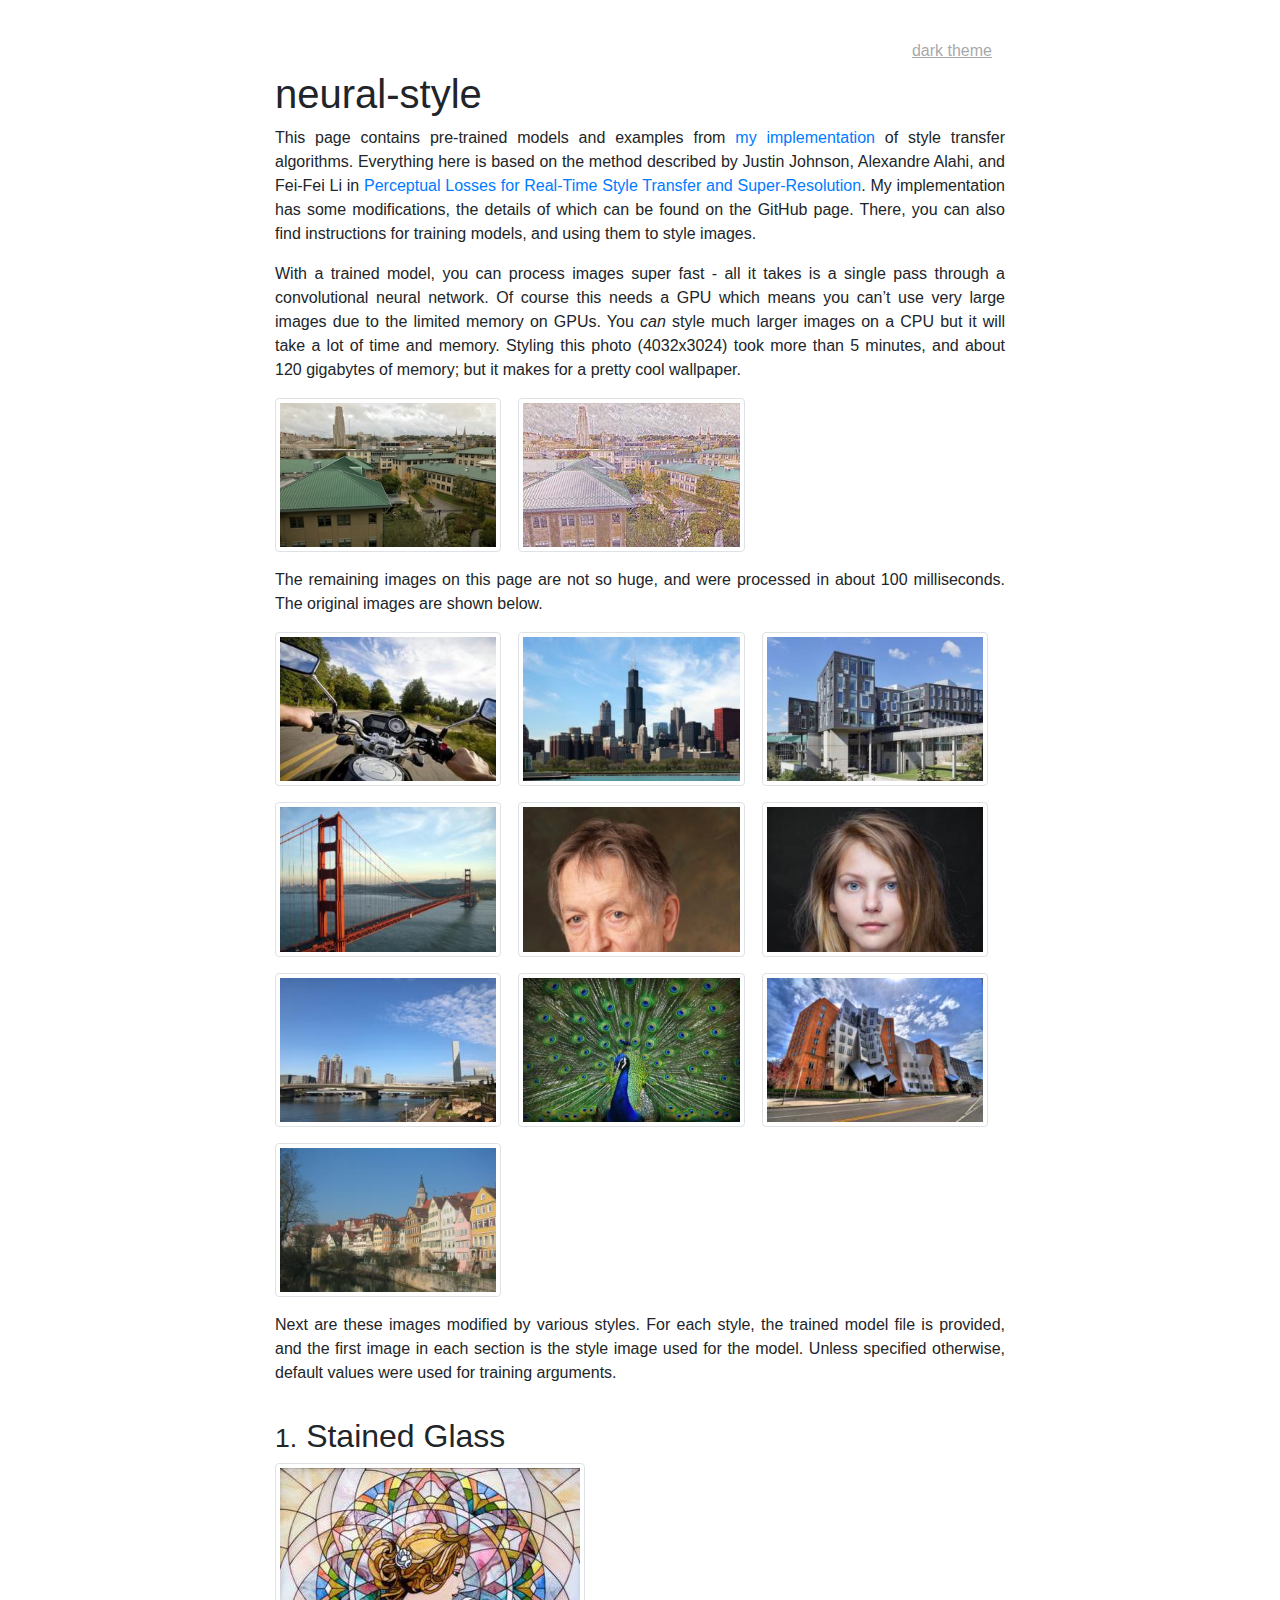
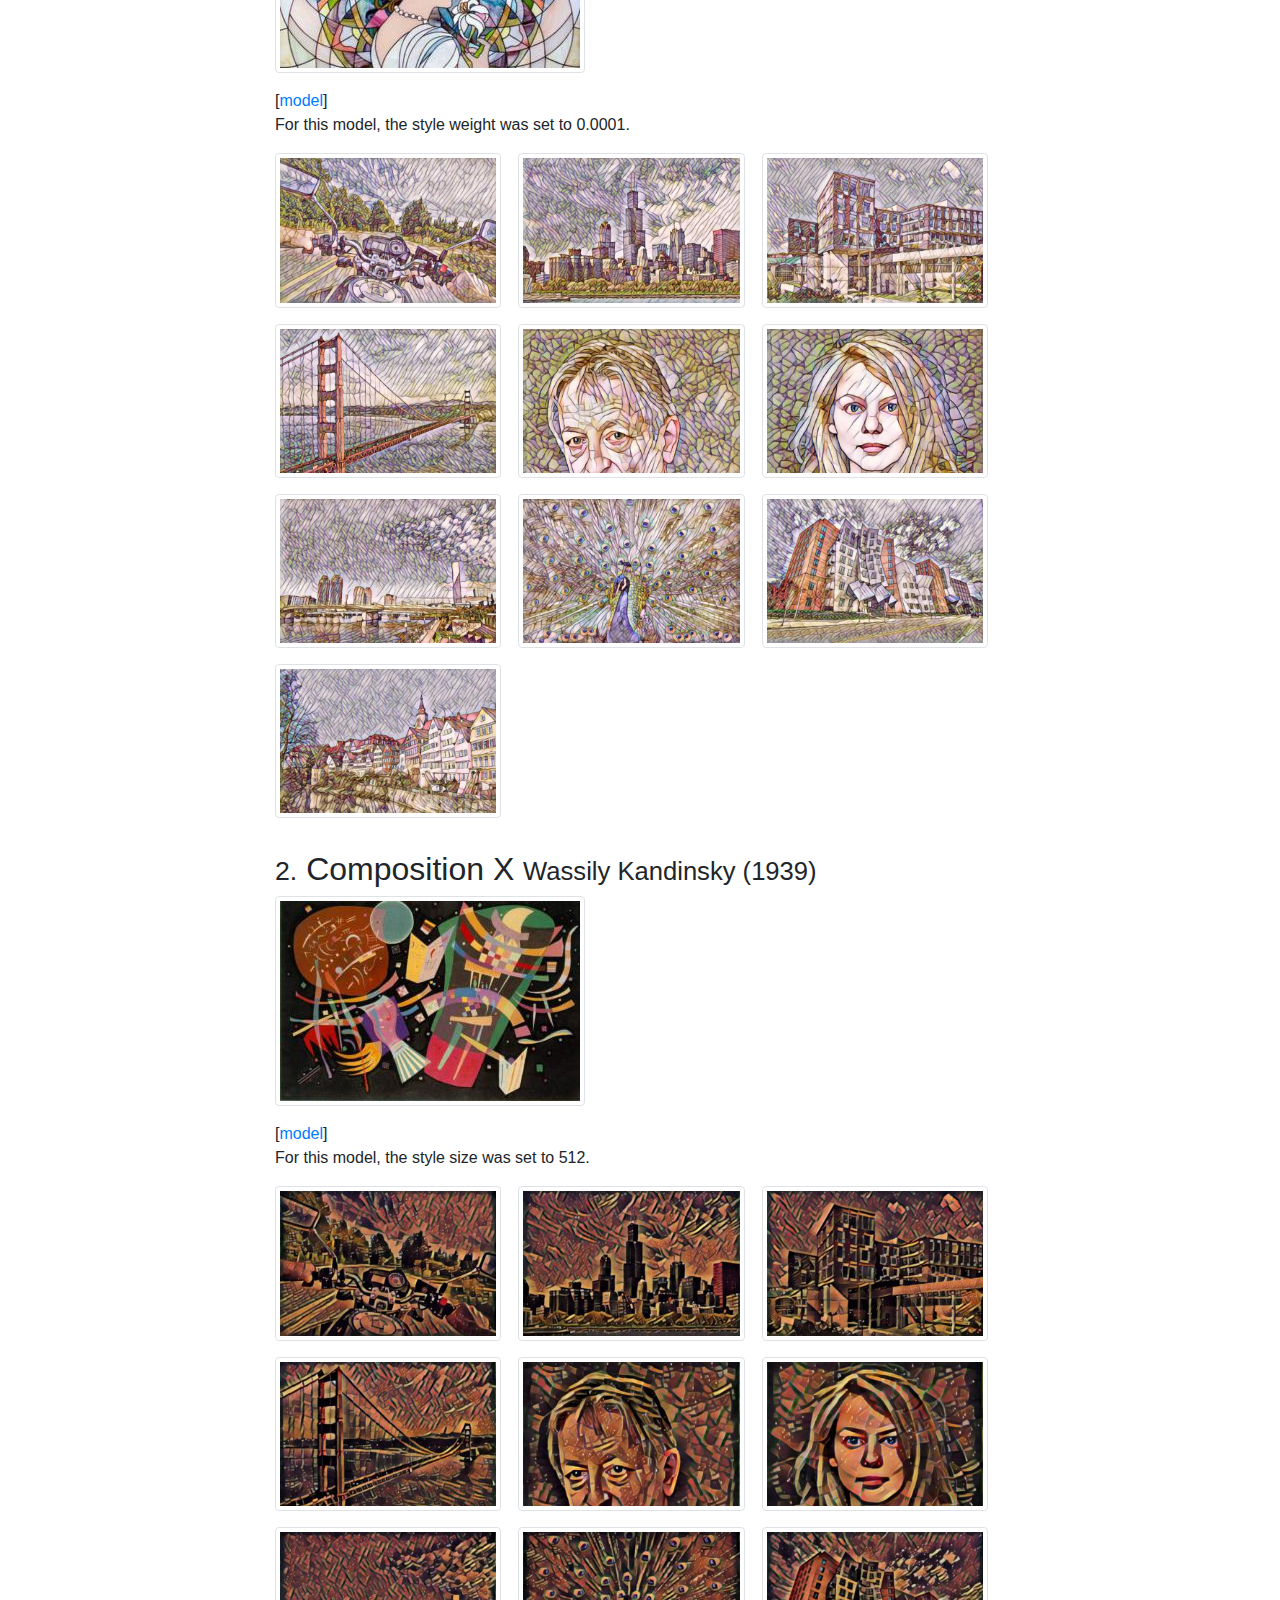
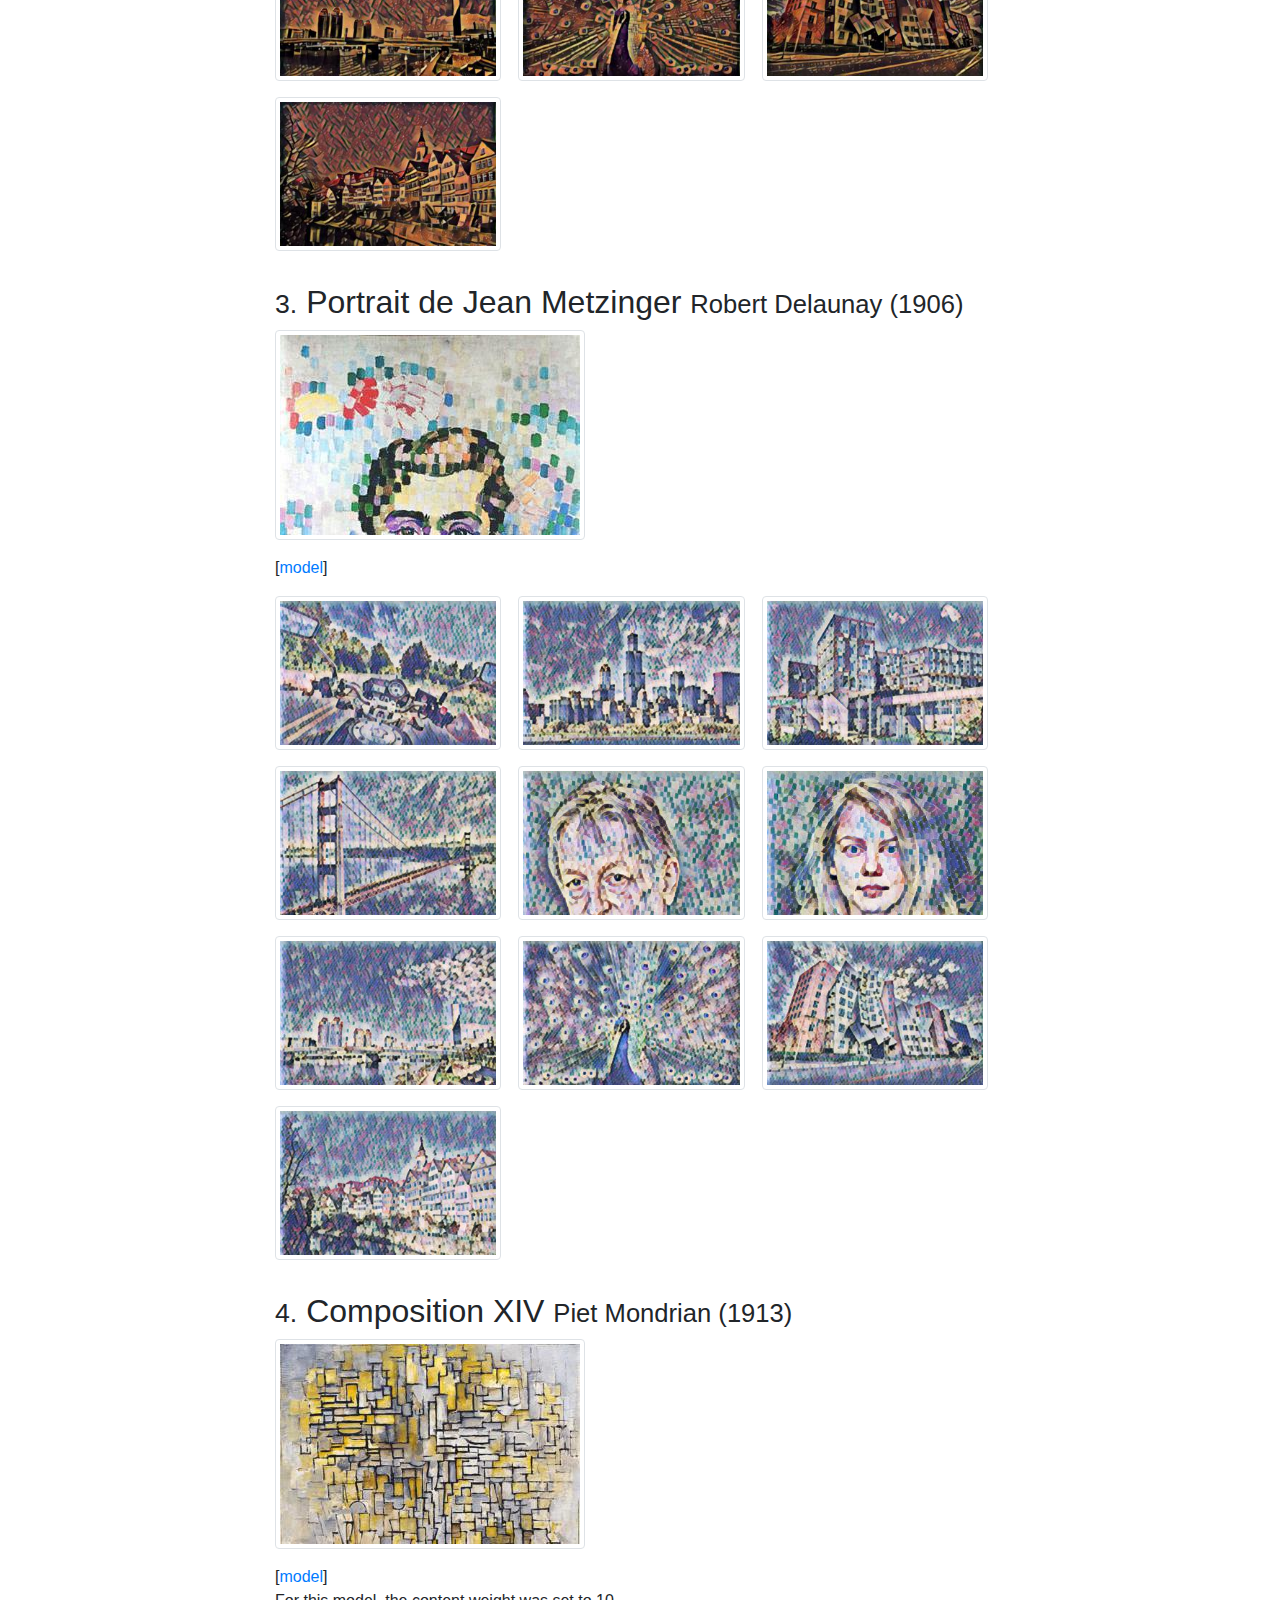
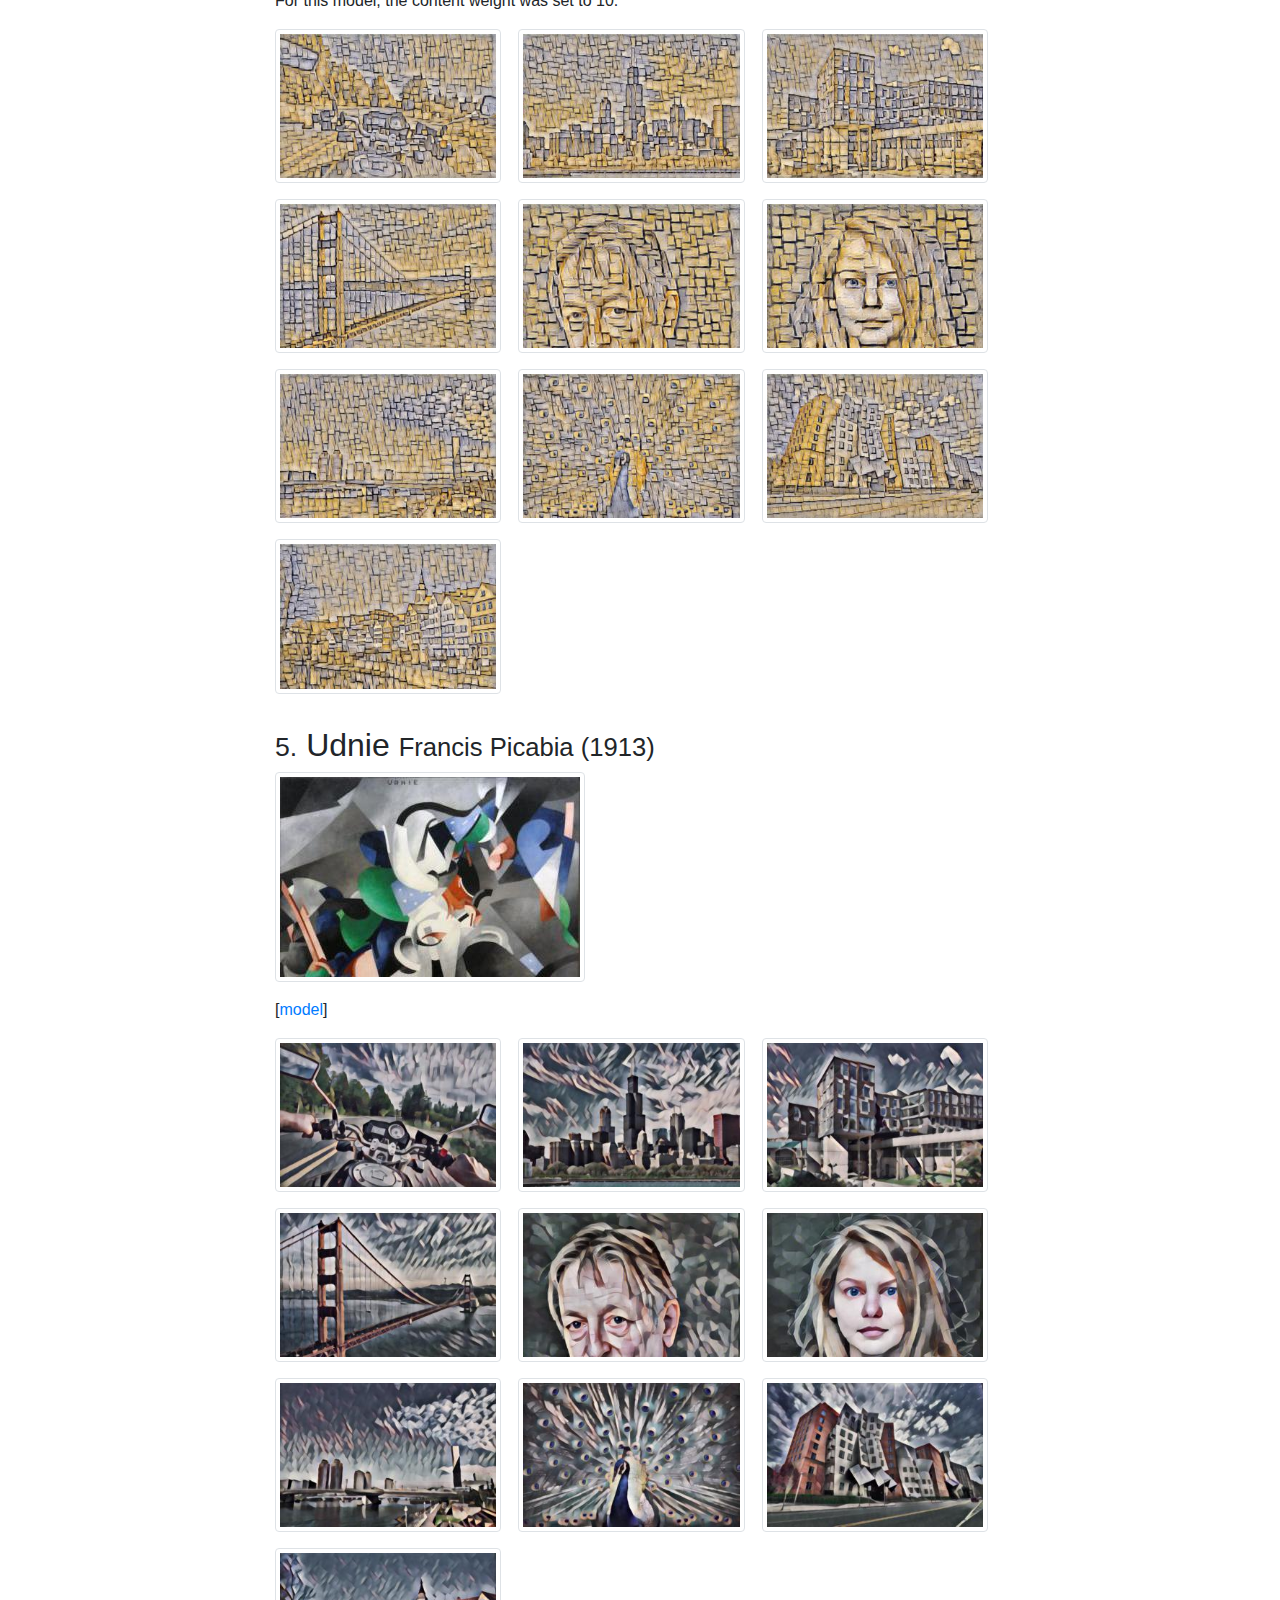
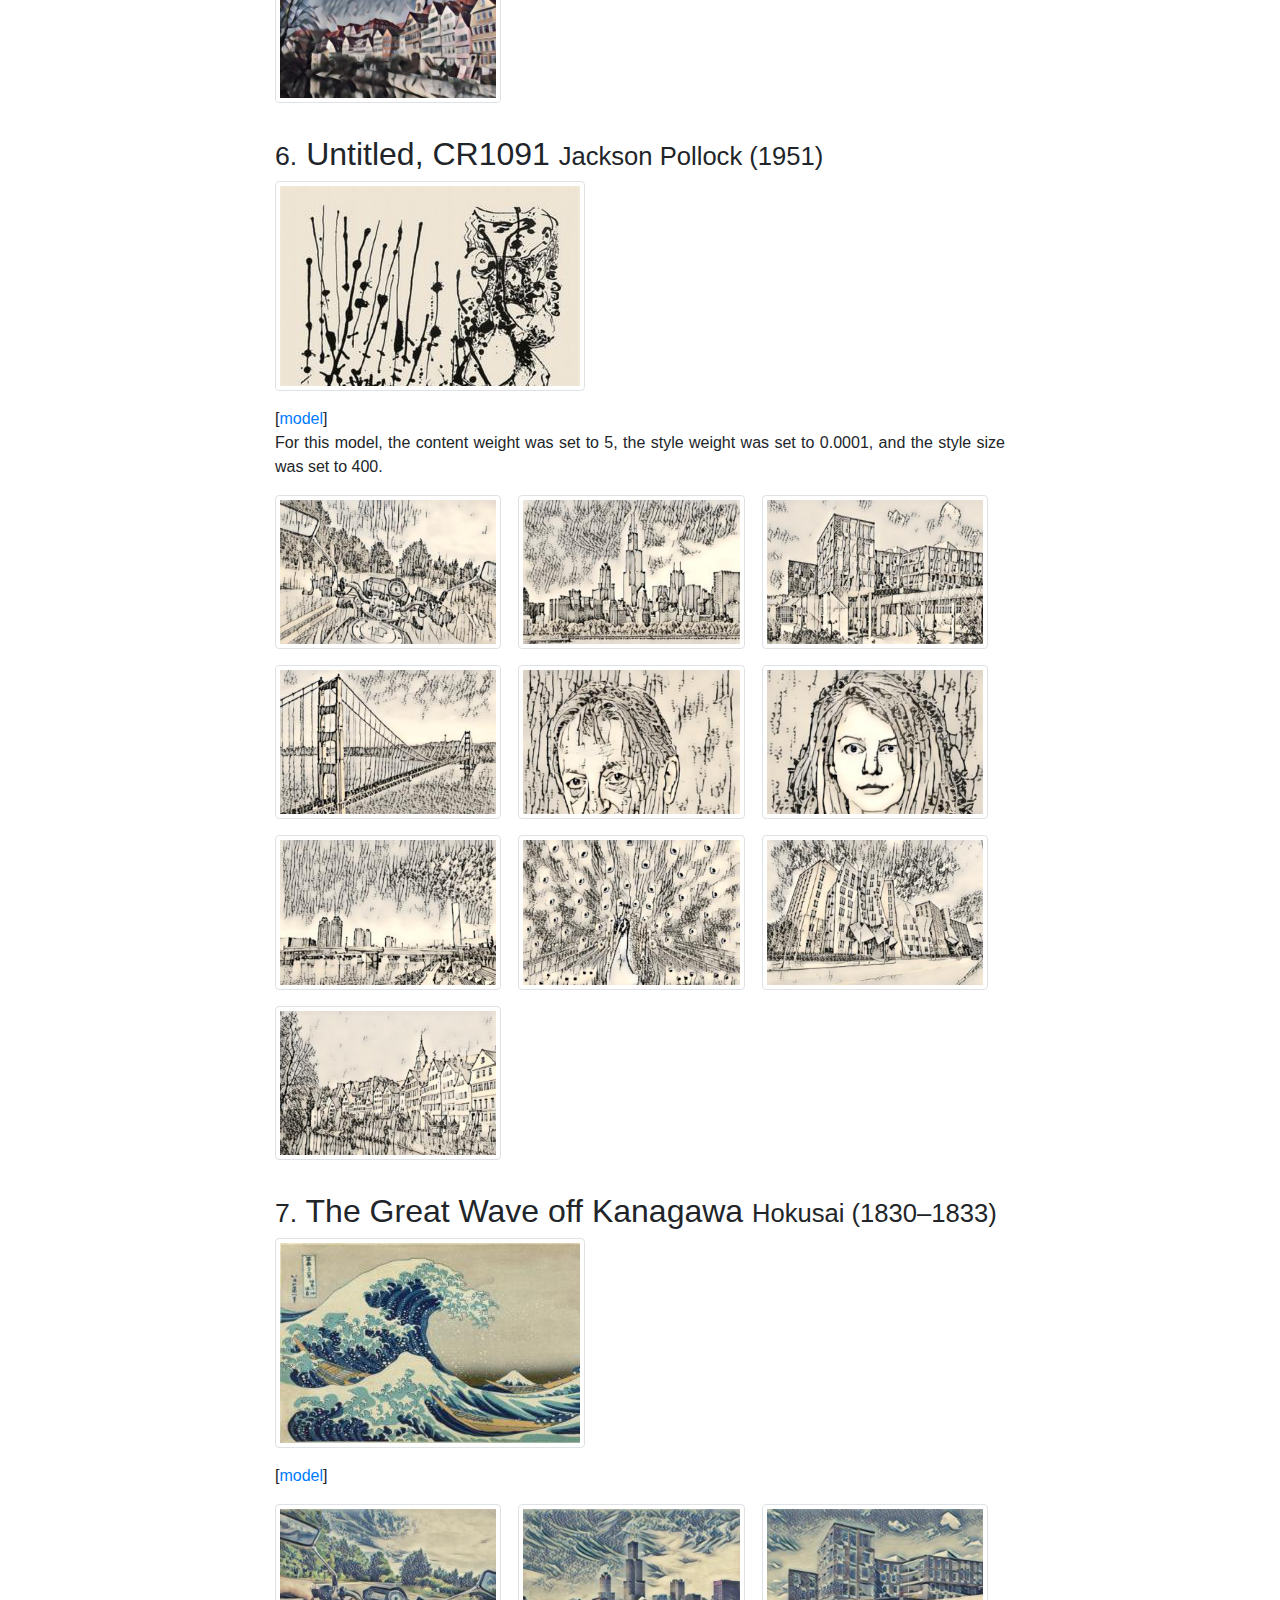
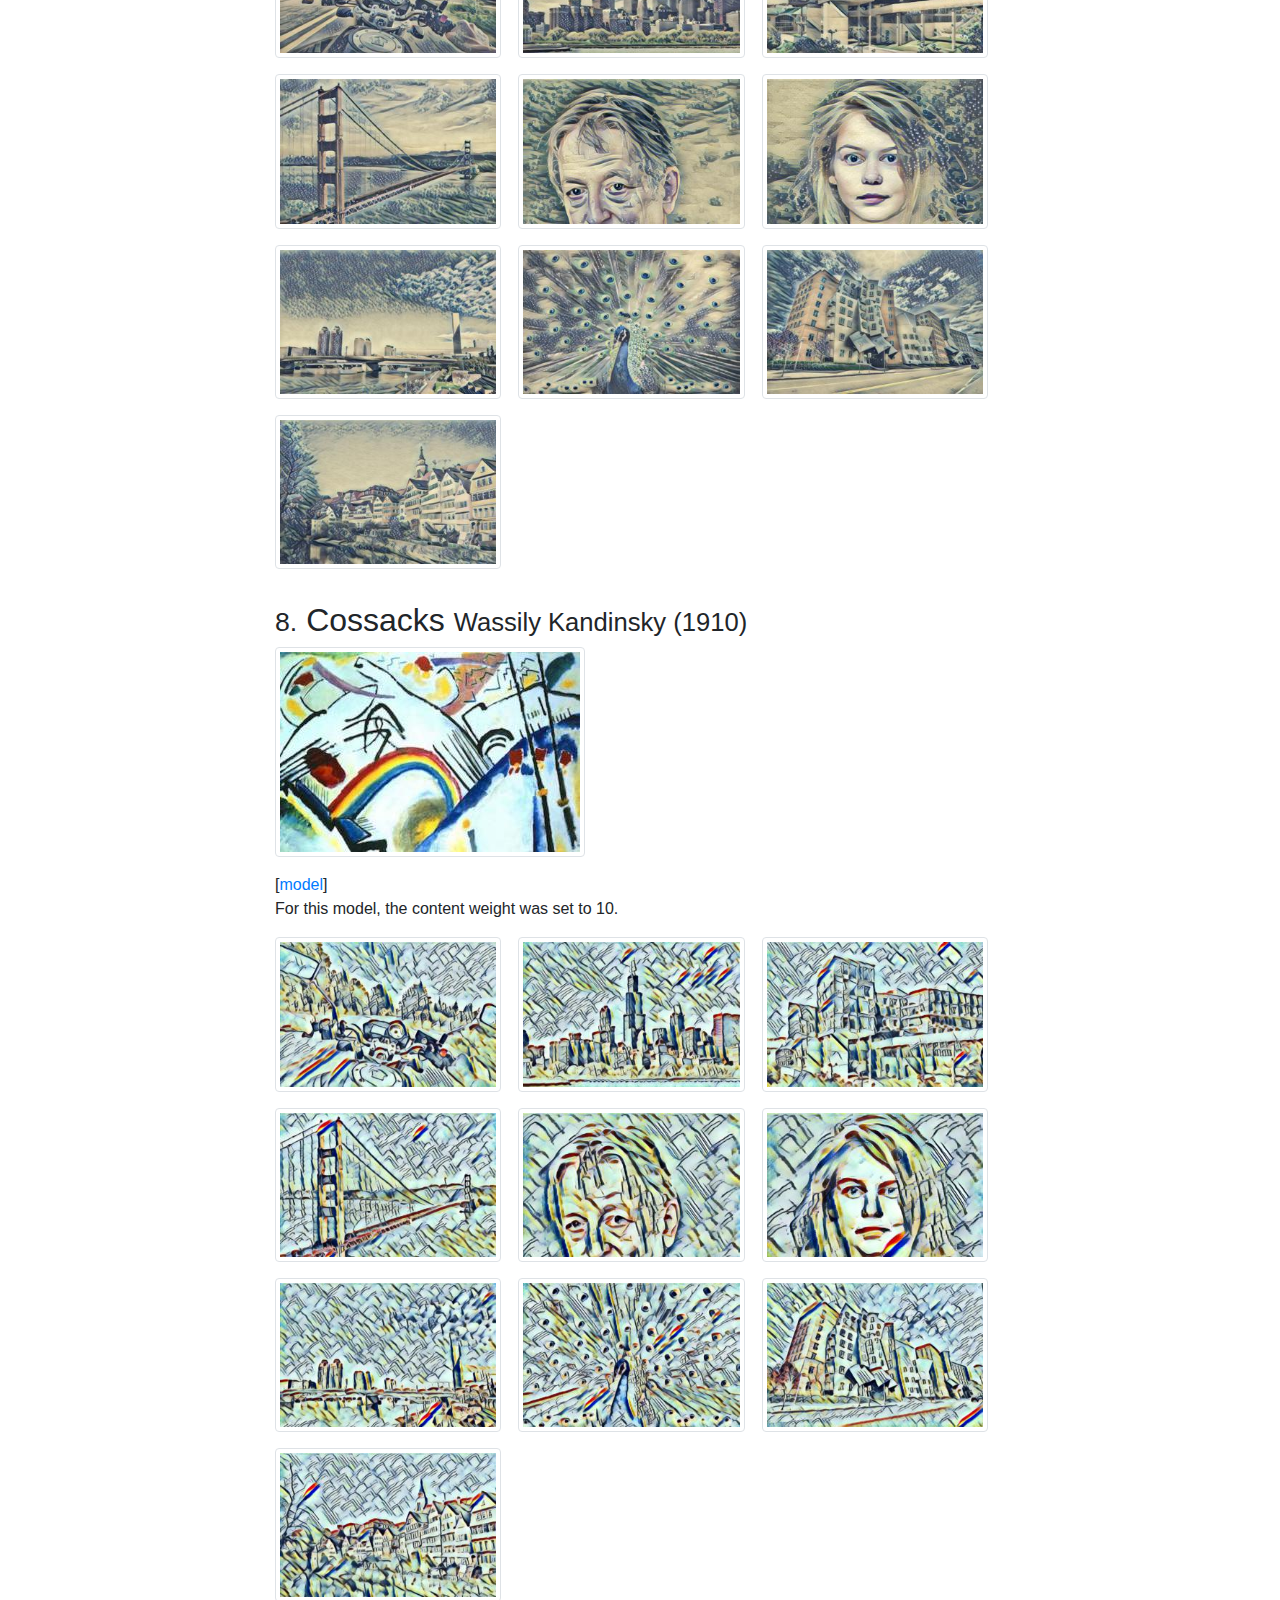
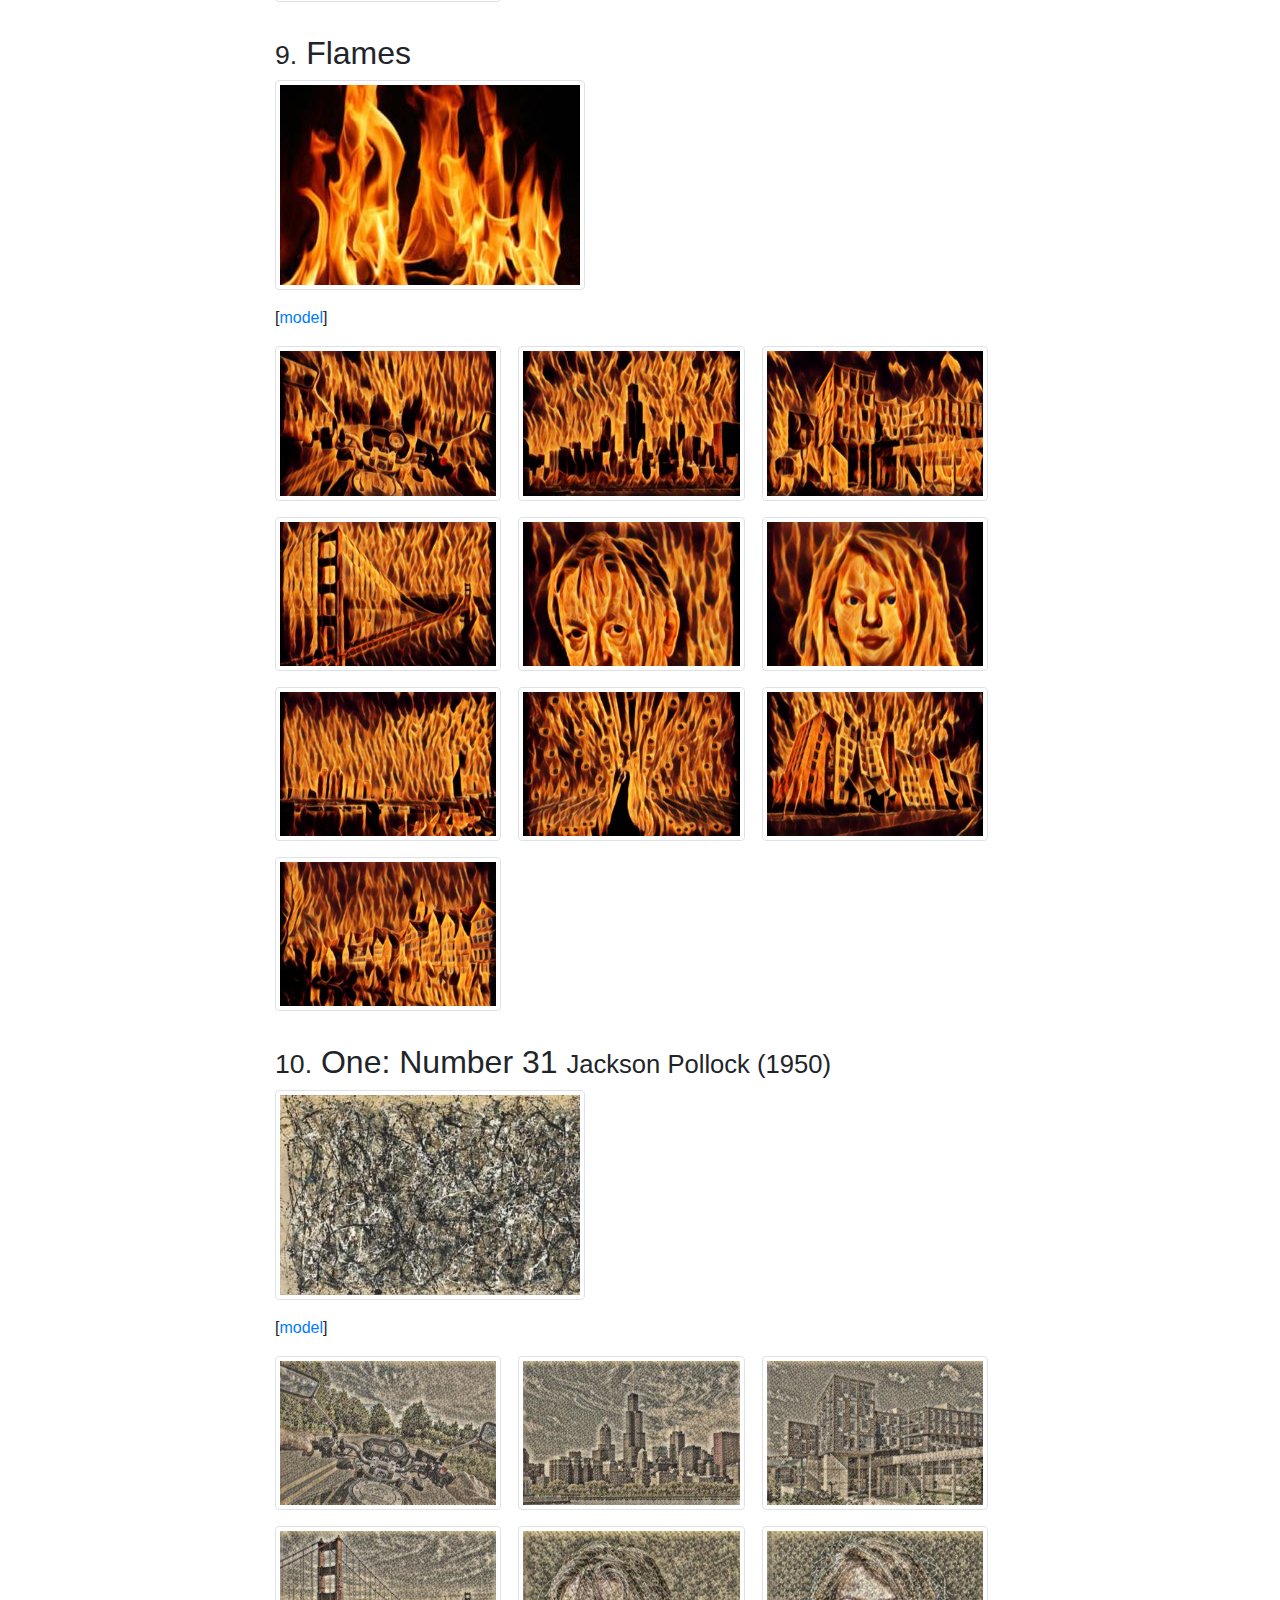
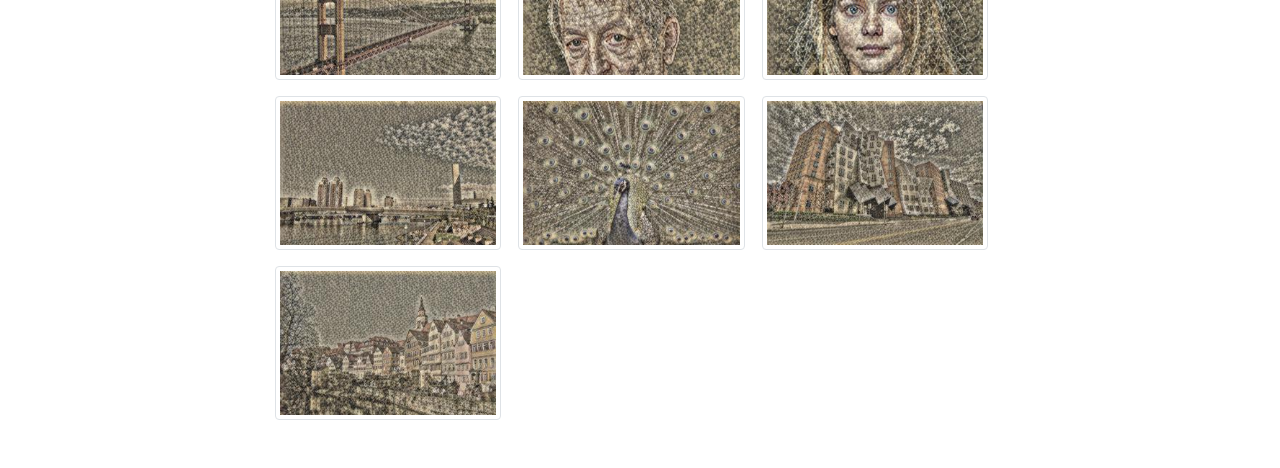
<file: neural_style.html>
<!DOCTYPE html> <html lang="en"> <head> <meta charset="UTF-8"> <meta name="viewport" content="width=device-width, initial-scale=1, shrink-to-fit=no"> <title>neural-style</title> <link rel="stylesheet" href="assets/main.css"> </head> <body> <div class="container"> <div class="row justify-content-center"> <div class="col-12 col-sm-12 col-md-11 col-lg-9 col-xl-8"> <div class="text-right"> <!-- disabled by default in case javascript is unavailable --> <button class="btn btn-link" id="theme-switch" disabled> <span>dark theme</span> </button> </div> <h1 id="title">neural-style<br><small></small></h1> <p>This page contains pre-trained models and examples from <a href="https://github.com/jayanthkoushik/neural-style">my implementation</a> of style transfer algorithms. Everything here is based on the method described by Justin Johnson, Alexandre Alahi, and Fei-Fei Li in <a href="https://arxiv.org/abs/1603.08155">Perceptual Losses for Real-Time Style Transfer and Super-Resolution</a>. My implementation has some modifications, the details of which can be found on the GitHub page. There, you can also find instructions for training models, and using them to style images.</p> <p>With a trained model, you can process images super fast - all it takes is a single pass through a convolutional neural network. Of course this needs a GPU which means you can’t use very large images due to the limited memory on GPUs. You <em>can</em> style much larger images on a CPU but it will take a lot of time and memory. Styling this photo (4032x3024) took more than 5 minutes, and about 120 gigabytes of memory; but it makes for a pretty cool wallpaper.</p> <div class="row no-gutters img-gallery"> <div class="col-6 col-sm-6 col-md-4 col-lg-4 col-xl-4"> <p><a href="imgs/xl/fulls/pittsburgh.jpg" data-toggle="lightbox" data-gallery="xl"> <img src="imgs/xl/thumbs/pittsburgh_thumb.jpg" alt="pittsburgh" class="img-fluid img-thumbnail"> </a></p> </div> <div class="col-6 col-sm-6 col-md-4 col-lg-4 col-xl-4"> <p><a href="imgs/xl/fulls/pittsburgh_stained_glass.jpg" data-toggle="lightbox" data-gallery="xl"> <img src="imgs/xl/thumbs/pittsburgh_stained_glass_thumb.jpg" alt="pittsburgh_stained_glass" class="img-fluid img-thumbnail"> </a></p> </div> </div> <p>The remaining images on this page are not so huge, and were processed in about 100 milliseconds. The original images are shown below.</p> <div class="row no-gutters img-gallery"> <div class="col-6 col-sm-6 col-md-4 col-lg-4 col-xl-4"> <p><a href="imgs/original/fulls/bike.jpg" data-toggle="lightbox" data-gallery="original"> <img src="imgs/original/thumbs/bike_thumb.jpg" alt="bike" class="img-fluid img-thumbnail"> </a></p> </div> <div class="col-6 col-sm-6 col-md-4 col-lg-4 col-xl-4"> <p><a href="imgs/original/fulls/chicago.jpg" data-toggle="lightbox" data-gallery="original"> <img src="imgs/original/thumbs/chicago_thumb.jpg" alt="chicago" class="img-fluid img-thumbnail"> </a></p> </div> <div class="col-6 col-sm-6 col-md-4 col-lg-4 col-xl-4"> <p><a href="imgs/original/fulls/ghc.jpg" data-toggle="lightbox" data-gallery="original"> <img src="imgs/original/thumbs/ghc_thumb.jpg" alt="ghc" class="img-fluid img-thumbnail"> </a></p> </div> <div class="col-6 col-sm-6 col-md-4 col-lg-4 col-xl-4"> <p><a href="imgs/original/fulls/golden_gate.jpg" data-toggle="lightbox" data-gallery="original"> <img src="imgs/original/thumbs/golden_gate_thumb.jpg" alt="golden_gate" class="img-fluid img-thumbnail"> </a></p> </div> <div class="col-6 col-sm-6 col-md-4 col-lg-4 col-xl-4"> <p><a href="imgs/original/fulls/hinton.jpg" data-toggle="lightbox" data-gallery="original"> <img src="imgs/original/thumbs/hinton_thumb.jpg" alt="hinton" class="img-fluid img-thumbnail"> </a></p> </div> <div class="col-6 col-sm-6 col-md-4 col-lg-4 col-xl-4"> <p><a href="imgs/original/fulls/karya.jpg" data-toggle="lightbox" data-gallery="original"> <img src="imgs/original/thumbs/karya_thumb.jpg" alt="karya" class="img-fluid img-thumbnail"> </a></p> </div> <div class="col-6 col-sm-6 col-md-4 col-lg-4 col-xl-4"> <p><a href="imgs/original/fulls/odaiba.jpg" data-toggle="lightbox" data-gallery="original"> <img src="imgs/original/thumbs/odaiba_thumb.jpg" alt="odaiba" class="img-fluid img-thumbnail"> </a></p> </div> <div class="col-6 col-sm-6 col-md-4 col-lg-4 col-xl-4"> <p><a href="imgs/original/fulls/peacock.jpg" data-toggle="lightbox" data-gallery="original"> <img src="imgs/original/thumbs/peacock_thumb.jpg" alt="peacock" class="img-fluid img-thumbnail"> </a></p> </div> <div class="col-6 col-sm-6 col-md-4 col-lg-4 col-xl-4"> <p><a href="imgs/original/fulls/stata.jpg" data-toggle="lightbox" data-gallery="original"> <img src="imgs/original/thumbs/stata_thumb.jpg" alt="stata" class="img-fluid img-thumbnail"> </a></p> </div> <div class="col-6 col-sm-6 col-md-4 col-lg-4 col-xl-4"> <p><a href="imgs/original/fulls/tubingen.jpg" data-toggle="lightbox" data-gallery="original"> <img src="imgs/original/thumbs/tubingen_thumb.jpg" alt="tubingen" class="img-fluid img-thumbnail"> </a></p> </div> </div> <p>Next are these images modified by various styles. For each style, the trained model file is provided, and the first image in each section is the style image used for the model. Unless specified otherwise, default values were used for training arguments.</p> <h1 id="stained-glass"><span class="header-section-number">1</span> Stained Glass</h1> <div class="row img-display"> <div class="col-10 col-sm-10 col-md-8 col-lg-8 col-xl-8"> <p><a href="imgs/style/fulls/stained_glass.jpg" data-toggle="lightbox" data-gallery="stained_glass-single"> <img src="imgs/style/fulls/stained_glass.jpg/../../thumbs/stained_glass_thumb.jpg" alt="stained_glass" class="img-fluid img-thumbnail"> </a></p> </div> </div> <p>[<a href="https://github.com/jayanthkoushik/neural-style-models/raw/master/stained_glass.h5">model</a>]<br> For this model, the style weight was set to 0.0001.</p> <div class="row no-gutters img-gallery"> <div class="col-6 col-sm-6 col-md-4 col-lg-4 col-xl-4"> <p><a href="imgs/stained_glass/fulls/bike_stained_glass.jpg" data-toggle="lightbox" data-gallery="stained_glass"> <img src="imgs/stained_glass/thumbs/bike_stained_glass_thumb.jpg" alt="bike_stained_glass" class="img-fluid img-thumbnail"> </a></p> </div> <div class="col-6 col-sm-6 col-md-4 col-lg-4 col-xl-4"> <p><a href="imgs/stained_glass/fulls/chicago_stained_glass.jpg" data-toggle="lightbox" data-gallery="stained_glass"> <img src="imgs/stained_glass/thumbs/chicago_stained_glass_thumb.jpg" alt="chicago_stained_glass" class="img-fluid img-thumbnail"> </a></p> </div> <div class="col-6 col-sm-6 col-md-4 col-lg-4 col-xl-4"> <p><a href="imgs/stained_glass/fulls/ghc_stained_glass.jpg" data-toggle="lightbox" data-gallery="stained_glass"> <img src="imgs/stained_glass/thumbs/ghc_stained_glass_thumb.jpg" alt="ghc_stained_glass" class="img-fluid img-thumbnail"> </a></p> </div> <div class="col-6 col-sm-6 col-md-4 col-lg-4 col-xl-4"> <p><a href="imgs/stained_glass/fulls/golden_gate_stained_glass.jpg" data-toggle="lightbox" data-gallery="stained_glass"> <img src="imgs/stained_glass/thumbs/golden_gate_stained_glass_thumb.jpg" alt="golden_gate_stained_glass" class="img-fluid img-thumbnail"> </a></p> </div> <div class="col-6 col-sm-6 col-md-4 col-lg-4 col-xl-4"> <p><a href="imgs/stained_glass/fulls/hinton_stained_glass.jpg" data-toggle="lightbox" data-gallery="stained_glass"> <img src="imgs/stained_glass/thumbs/hinton_stained_glass_thumb.jpg" alt="hinton_stained_glass" class="img-fluid img-thumbnail"> </a></p> </div> <div class="col-6 col-sm-6 col-md-4 col-lg-4 col-xl-4"> <p><a href="imgs/stained_glass/fulls/karya_stained_glass.jpg" data-toggle="lightbox" data-gallery="stained_glass"> <img src="imgs/stained_glass/thumbs/karya_stained_glass_thumb.jpg" alt="karya_stained_glass" class="img-fluid img-thumbnail"> </a></p> </div> <div class="col-6 col-sm-6 col-md-4 col-lg-4 col-xl-4"> <p><a href="imgs/stained_glass/fulls/odaiba_stained_glass.jpg" data-toggle="lightbox" data-gallery="stained_glass"> <img src="imgs/stained_glass/thumbs/odaiba_stained_glass_thumb.jpg" alt="odaiba_stained_glass" class="img-fluid img-thumbnail"> </a></p> </div> <div class="col-6 col-sm-6 col-md-4 col-lg-4 col-xl-4"> <p><a href="imgs/stained_glass/fulls/peacock_stained_glass.jpg" data-toggle="lightbox" data-gallery="stained_glass"> <img src="imgs/stained_glass/thumbs/peacock_stained_glass_thumb.jpg" alt="peacock_stained_glass" class="img-fluid img-thumbnail"> </a></p> </div> <div class="col-6 col-sm-6 col-md-4 col-lg-4 col-xl-4"> <p><a href="imgs/stained_glass/fulls/stata_stained_glass.jpg" data-toggle="lightbox" data-gallery="stained_glass"> <img src="imgs/stained_glass/thumbs/stata_stained_glass_thumb.jpg" alt="stata_stained_glass" class="img-fluid img-thumbnail"> </a></p> </div> <div class="col-6 col-sm-6 col-md-4 col-lg-4 col-xl-4"> <p><a href="imgs/stained_glass/fulls/tubingen_stained_glass.jpg" data-toggle="lightbox" data-gallery="stained_glass"> <img src="imgs/stained_glass/thumbs/tubingen_stained_glass_thumb.jpg" alt="tubingen_stained_glass" class="img-fluid img-thumbnail"> </a></p> </div> </div> <h1 id="composition-x-wassily-kandinsky-1939"><span class="header-section-number">2</span> Composition X <small>Wassily Kandinsky (1939)</small></h1> <div class="row img-display"> <div class="col-10 col-sm-10 col-md-8 col-lg-8 col-xl-8"> <p><a href="imgs/style/fulls/kandinsky_x.jpg" data-toggle="lightbox" data-gallery="kandinsky_x-single"> <img src="imgs/style/fulls/kandinsky_x.jpg/../../thumbs/kandinsky_x_thumb.jpg" alt="kandinsky_x" class="img-fluid img-thumbnail"> </a></p> </div> </div> <p>[<a href="https://github.com/jayanthkoushik/neural-style-models/raw/master/kandinsky_x.h5">model</a>]<br> For this model, the style size was set to 512.</p> <div class="row no-gutters img-gallery"> <div class="col-6 col-sm-6 col-md-4 col-lg-4 col-xl-4"> <p><a href="imgs/kandinsky_x/fulls/bike_kandinsky_x.jpg" data-toggle="lightbox" data-gallery="kandinsky_x"> <img src="imgs/kandinsky_x/thumbs/bike_kandinsky_x_thumb.jpg" alt="bike_kandinsky_x" class="img-fluid img-thumbnail"> </a></p> </div> <div class="col-6 col-sm-6 col-md-4 col-lg-4 col-xl-4"> <p><a href="imgs/kandinsky_x/fulls/chicago_kandinsky_x.jpg" data-toggle="lightbox" data-gallery="kandinsky_x"> <img src="imgs/kandinsky_x/thumbs/chicago_kandinsky_x_thumb.jpg" alt="chicago_kandinsky_x" class="img-fluid img-thumbnail"> </a></p> </div> <div class="col-6 col-sm-6 col-md-4 col-lg-4 col-xl-4"> <p><a href="imgs/kandinsky_x/fulls/ghc_kandinsky_x.jpg" data-toggle="lightbox" data-gallery="kandinsky_x"> <img src="imgs/kandinsky_x/thumbs/ghc_kandinsky_x_thumb.jpg" alt="ghc_kandinsky_x" class="img-fluid img-thumbnail"> </a></p> </div> <div class="col-6 col-sm-6 col-md-4 col-lg-4 col-xl-4"> <p><a href="imgs/kandinsky_x/fulls/golden_gate_kandinsky_x.jpg" data-toggle="lightbox" data-gallery="kandinsky_x"> <img src="imgs/kandinsky_x/thumbs/golden_gate_kandinsky_x_thumb.jpg" alt="golden_gate_kandinsky_x" class="img-fluid img-thumbnail"> </a></p> </div> <div class="col-6 col-sm-6 col-md-4 col-lg-4 col-xl-4"> <p><a href="imgs/kandinsky_x/fulls/hinton_kandinsky_x.jpg" data-toggle="lightbox" data-gallery="kandinsky_x"> <img src="imgs/kandinsky_x/thumbs/hinton_kandinsky_x_thumb.jpg" alt="hinton_kandinsky_x" class="img-fluid img-thumbnail"> </a></p> </div> <div class="col-6 col-sm-6 col-md-4 col-lg-4 col-xl-4"> <p><a href="imgs/kandinsky_x/fulls/karya_kandinsky_x.jpg" data-toggle="lightbox" data-gallery="kandinsky_x"> <img src="imgs/kandinsky_x/thumbs/karya_kandinsky_x_thumb.jpg" alt="karya_kandinsky_x" class="img-fluid img-thumbnail"> </a></p> </div> <div class="col-6 col-sm-6 col-md-4 col-lg-4 col-xl-4"> <p><a href="imgs/kandinsky_x/fulls/odaiba_kandinsky_x.jpg" data-toggle="lightbox" data-gallery="kandinsky_x"> <img src="imgs/kandinsky_x/thumbs/odaiba_kandinsky_x_thumb.jpg" alt="odaiba_kandinsky_x" class="img-fluid img-thumbnail"> </a></p> </div> <div class="col-6 col-sm-6 col-md-4 col-lg-4 col-xl-4"> <p><a href="imgs/kandinsky_x/fulls/peacock_kandinsky_x.jpg" data-toggle="lightbox" data-gallery="kandinsky_x"> <img src="imgs/kandinsky_x/thumbs/peacock_kandinsky_x_thumb.jpg" alt="peacock_kandinsky_x" class="img-fluid img-thumbnail"> </a></p> </div> <div class="col-6 col-sm-6 col-md-4 col-lg-4 col-xl-4"> <p><a href="imgs/kandinsky_x/fulls/stata_kandinsky_x.jpg" data-toggle="lightbox" data-gallery="kandinsky_x"> <img src="imgs/kandinsky_x/thumbs/stata_kandinsky_x_thumb.jpg" alt="stata_kandinsky_x" class="img-fluid img-thumbnail"> </a></p> </div> <div class="col-6 col-sm-6 col-md-4 col-lg-4 col-xl-4"> <p><a href="imgs/kandinsky_x/fulls/tubingen_kandinsky_x.jpg" data-toggle="lightbox" data-gallery="kandinsky_x"> <img src="imgs/kandinsky_x/thumbs/tubingen_kandinsky_x_thumb.jpg" alt="tubingen_kandinsky_x" class="img-fluid img-thumbnail"> </a></p> </div> </div> <h1 id="portrait-de-jean-metzinger-robert-delaunay-1906"><span class="header-section-number">3</span> Portrait de Jean Metzinger <small>Robert Delaunay (1906)</small></h1> <div class="row img-display"> <div class="col-10 col-sm-10 col-md-8 col-lg-8 col-xl-8"> <p><a href="imgs/style/fulls/metzinger.jpg" data-toggle="lightbox" data-gallery="metzinger-single"> <img src="imgs/style/fulls/metzinger.jpg/../../thumbs/metzinger_thumb.jpg" alt="metzinger" class="img-fluid img-thumbnail"> </a></p> </div> </div> <p>[<a href="https://github.com/jayanthkoushik/neural-style-models/raw/master/metzinger.h5">model</a>]</p> <div class="row no-gutters img-gallery"> <div class="col-6 col-sm-6 col-md-4 col-lg-4 col-xl-4"> <p><a href="imgs/metzinger/fulls/bike_metzinger.jpg" data-toggle="lightbox" data-gallery="metzinger"> <img src="imgs/metzinger/thumbs/bike_metzinger_thumb.jpg" alt="bike_metzinger" class="img-fluid img-thumbnail"> </a></p> </div> <div class="col-6 col-sm-6 col-md-4 col-lg-4 col-xl-4"> <p><a href="imgs/metzinger/fulls/chicago_metzinger.jpg" data-toggle="lightbox" data-gallery="metzinger"> <img src="imgs/metzinger/thumbs/chicago_metzinger_thumb.jpg" alt="chicago_metzinger" class="img-fluid img-thumbnail"> </a></p> </div> <div class="col-6 col-sm-6 col-md-4 col-lg-4 col-xl-4"> <p><a href="imgs/metzinger/fulls/ghc_metzinger.jpg" data-toggle="lightbox" data-gallery="metzinger"> <img src="imgs/metzinger/thumbs/ghc_metzinger_thumb.jpg" alt="ghc_metzinger" class="img-fluid img-thumbnail"> </a></p> </div> <div class="col-6 col-sm-6 col-md-4 col-lg-4 col-xl-4"> <p><a href="imgs/metzinger/fulls/golden_gate_metzinger.jpg" data-toggle="lightbox" data-gallery="metzinger"> <img src="imgs/metzinger/thumbs/golden_gate_metzinger_thumb.jpg" alt="golden_gate_metzinger" class="img-fluid img-thumbnail"> </a></p> </div> <div class="col-6 col-sm-6 col-md-4 col-lg-4 col-xl-4"> <p><a href="imgs/metzinger/fulls/hinton_metzinger.jpg" data-toggle="lightbox" data-gallery="metzinger"> <img src="imgs/metzinger/thumbs/hinton_metzinger_thumb.jpg" alt="hinton_metzinger" class="img-fluid img-thumbnail"> </a></p> </div> <div class="col-6 col-sm-6 col-md-4 col-lg-4 col-xl-4"> <p><a href="imgs/metzinger/fulls/karya_metzinger.jpg" data-toggle="lightbox" data-gallery="metzinger"> <img src="imgs/metzinger/thumbs/karya_metzinger_thumb.jpg" alt="karya_metzinger" class="img-fluid img-thumbnail"> </a></p> </div> <div class="col-6 col-sm-6 col-md-4 col-lg-4 col-xl-4"> <p><a href="imgs/metzinger/fulls/odaiba_metzinger.jpg" data-toggle="lightbox" data-gallery="metzinger"> <img src="imgs/metzinger/thumbs/odaiba_metzinger_thumb.jpg" alt="odaiba_metzinger" class="img-fluid img-thumbnail"> </a></p> </div> <div class="col-6 col-sm-6 col-md-4 col-lg-4 col-xl-4"> <p><a href="imgs/metzinger/fulls/peacock_metzinger.jpg" data-toggle="lightbox" data-gallery="metzinger"> <img src="imgs/metzinger/thumbs/peacock_metzinger_thumb.jpg" alt="peacock_metzinger" class="img-fluid img-thumbnail"> </a></p> </div> <div class="col-6 col-sm-6 col-md-4 col-lg-4 col-xl-4"> <p><a href="imgs/metzinger/fulls/stata_metzinger.jpg" data-toggle="lightbox" data-gallery="metzinger"> <img src="imgs/metzinger/thumbs/stata_metzinger_thumb.jpg" alt="stata_metzinger" class="img-fluid img-thumbnail"> </a></p> </div> <div class="col-6 col-sm-6 col-md-4 col-lg-4 col-xl-4"> <p><a href="imgs/metzinger/fulls/tubingen_metzinger.jpg" data-toggle="lightbox" data-gallery="metzinger"> <img src="imgs/metzinger/thumbs/tubingen_metzinger_thumb.jpg" alt="tubingen_metzinger" class="img-fluid img-thumbnail"> </a></p> </div> </div> <h1 id="composition-xiv-piet-mondrian-1913"><span class="header-section-number">4</span> Composition XIV <small>Piet Mondrian (1913)</small></h1> <div class="row img-display"> <div class="col-10 col-sm-10 col-md-8 col-lg-8 col-xl-8"> <p><a href="imgs/style/fulls/mondrian_xiv.jpg" data-toggle="lightbox" data-gallery="mondrian_xiv-single"> <img src="imgs/style/fulls/mondrian_xiv.jpg/../../thumbs/mondrian_xiv_thumb.jpg" alt="mondrian_xiv" class="img-fluid img-thumbnail"> </a></p> </div> </div> <p>[<a href="https://github.com/jayanthkoushik/neural-style-models/raw/master/mondrian_xiv.h5">model</a>]<br> For this model, the content weight was set to 10.</p> <div class="row no-gutters img-gallery"> <div class="col-6 col-sm-6 col-md-4 col-lg-4 col-xl-4"> <p><a href="imgs/mondrian_xiv/fulls/bike_mondrian_xiv.jpg" data-toggle="lightbox" data-gallery="mondrian_xiv"> <img src="imgs/mondrian_xiv/thumbs/bike_mondrian_xiv_thumb.jpg" alt="bike_mondrian_xiv" class="img-fluid img-thumbnail"> </a></p> </div> <div class="col-6 col-sm-6 col-md-4 col-lg-4 col-xl-4"> <p><a href="imgs/mondrian_xiv/fulls/chicago_mondrian_xiv.jpg" data-toggle="lightbox" data-gallery="mondrian_xiv"> <img src="imgs/mondrian_xiv/thumbs/chicago_mondrian_xiv_thumb.jpg" alt="chicago_mondrian_xiv" class="img-fluid img-thumbnail"> </a></p> </div> <div class="col-6 col-sm-6 col-md-4 col-lg-4 col-xl-4"> <p><a href="imgs/mondrian_xiv/fulls/ghc_mondrian_xiv.jpg" data-toggle="lightbox" data-gallery="mondrian_xiv"> <img src="imgs/mondrian_xiv/thumbs/ghc_mondrian_xiv_thumb.jpg" alt="ghc_mondrian_xiv" class="img-fluid img-thumbnail"> </a></p> </div> <div class="col-6 col-sm-6 col-md-4 col-lg-4 col-xl-4"> <p><a href="imgs/mondrian_xiv/fulls/golden_gate_mondrian_xiv.jpg" data-toggle="lightbox" data-gallery="mondrian_xiv"> <img src="imgs/mondrian_xiv/thumbs/golden_gate_mondrian_xiv_thumb.jpg" alt="golden_gate_mondrian_xiv" class="img-fluid img-thumbnail"> </a></p> </div> <div class="col-6 col-sm-6 col-md-4 col-lg-4 col-xl-4"> <p><a href="imgs/mondrian_xiv/fulls/hinton_mondrian_xiv.jpg" data-toggle="lightbox" data-gallery="mondrian_xiv"> <img src="imgs/mondrian_xiv/thumbs/hinton_mondrian_xiv_thumb.jpg" alt="hinton_mondrian_xiv" class="img-fluid img-thumbnail"> </a></p> </div> <div class="col-6 col-sm-6 col-md-4 col-lg-4 col-xl-4"> <p><a href="imgs/mondrian_xiv/fulls/karya_mondrian_xiv.jpg" data-toggle="lightbox" data-gallery="mondrian_xiv"> <img src="imgs/mondrian_xiv/thumbs/karya_mondrian_xiv_thumb.jpg" alt="karya_mondrian_xiv" class="img-fluid img-thumbnail"> </a></p> </div> <div class="col-6 col-sm-6 col-md-4 col-lg-4 col-xl-4"> <p><a href="imgs/mondrian_xiv/fulls/odaiba_mondrian_xiv.jpg" data-toggle="lightbox" data-gallery="mondrian_xiv"> <img src="imgs/mondrian_xiv/thumbs/odaiba_mondrian_xiv_thumb.jpg" alt="odaiba_mondrian_xiv" class="img-fluid img-thumbnail"> </a></p> </div> <div class="col-6 col-sm-6 col-md-4 col-lg-4 col-xl-4"> <p><a href="imgs/mondrian_xiv/fulls/peacock_mondrian_xiv.jpg" data-toggle="lightbox" data-gallery="mondrian_xiv"> <img src="imgs/mondrian_xiv/thumbs/peacock_mondrian_xiv_thumb.jpg" alt="peacock_mondrian_xiv" class="img-fluid img-thumbnail"> </a></p> </div> <div class="col-6 col-sm-6 col-md-4 col-lg-4 col-xl-4"> <p><a href="imgs/mondrian_xiv/fulls/stata_mondrian_xiv.jpg" data-toggle="lightbox" data-gallery="mondrian_xiv"> <img src="imgs/mondrian_xiv/thumbs/stata_mondrian_xiv_thumb.jpg" alt="stata_mondrian_xiv" class="img-fluid img-thumbnail"> </a></p> </div> <div class="col-6 col-sm-6 col-md-4 col-lg-4 col-xl-4"> <p><a href="imgs/mondrian_xiv/fulls/tubingen_mondrian_xiv.jpg" data-toggle="lightbox" data-gallery="mondrian_xiv"> <img src="imgs/mondrian_xiv/thumbs/tubingen_mondrian_xiv_thumb.jpg" alt="tubingen_mondrian_xiv" class="img-fluid img-thumbnail"> </a></p> </div> </div> <h1 id="udnie-francis-picabia-1913"><span class="header-section-number">5</span> Udnie <small>Francis Picabia (1913)</small></h1> <div class="row img-display"> <div class="col-10 col-sm-10 col-md-8 col-lg-8 col-xl-8"> <p><a href="imgs/style/fulls/udnie.jpg" data-toggle="lightbox" data-gallery="udnie-single"> <img src="imgs/style/fulls/udnie.jpg/../../thumbs/udnie_thumb.jpg" alt="udnie" class="img-fluid img-thumbnail"> </a></p> </div> </div> <p>[<a href="https://github.com/jayanthkoushik/neural-style-models/raw/master/udnie.h5">model</a>]</p> <div class="row no-gutters img-gallery"> <div class="col-6 col-sm-6 col-md-4 col-lg-4 col-xl-4"> <p><a href="imgs/udnie/fulls/bike_udnie.jpg" data-toggle="lightbox" data-gallery="udnie"> <img src="imgs/udnie/thumbs/bike_udnie_thumb.jpg" alt="bike_udnie" class="img-fluid img-thumbnail"> </a></p> </div> <div class="col-6 col-sm-6 col-md-4 col-lg-4 col-xl-4"> <p><a href="imgs/udnie/fulls/chicago_udnie.jpg" data-toggle="lightbox" data-gallery="udnie"> <img src="imgs/udnie/thumbs/chicago_udnie_thumb.jpg" alt="chicago_udnie" class="img-fluid img-thumbnail"> </a></p> </div> <div class="col-6 col-sm-6 col-md-4 col-lg-4 col-xl-4"> <p><a href="imgs/udnie/fulls/ghc_udnie.jpg" data-toggle="lightbox" data-gallery="udnie"> <img src="imgs/udnie/thumbs/ghc_udnie_thumb.jpg" alt="ghc_udnie" class="img-fluid img-thumbnail"> </a></p> </div> <div class="col-6 col-sm-6 col-md-4 col-lg-4 col-xl-4"> <p><a href="imgs/udnie/fulls/golden_gate_udnie.jpg" data-toggle="lightbox" data-gallery="udnie"> <img src="imgs/udnie/thumbs/golden_gate_udnie_thumb.jpg" alt="golden_gate_udnie" class="img-fluid img-thumbnail"> </a></p> </div> <div class="col-6 col-sm-6 col-md-4 col-lg-4 col-xl-4"> <p><a href="imgs/udnie/fulls/hinton_udnie.jpg" data-toggle="lightbox" data-gallery="udnie"> <img src="imgs/udnie/thumbs/hinton_udnie_thumb.jpg" alt="hinton_udnie" class="img-fluid img-thumbnail"> </a></p> </div> <div class="col-6 col-sm-6 col-md-4 col-lg-4 col-xl-4"> <p><a href="imgs/udnie/fulls/karya_udnie.jpg" data-toggle="lightbox" data-gallery="udnie"> <img src="imgs/udnie/thumbs/karya_udnie_thumb.jpg" alt="karya_udnie" class="img-fluid img-thumbnail"> </a></p> </div> <div class="col-6 col-sm-6 col-md-4 col-lg-4 col-xl-4"> <p><a href="imgs/udnie/fulls/odaiba_udnie.jpg" data-toggle="lightbox" data-gallery="udnie"> <img src="imgs/udnie/thumbs/odaiba_udnie_thumb.jpg" alt="odaiba_udnie" class="img-fluid img-thumbnail"> </a></p> </div> <div class="col-6 col-sm-6 col-md-4 col-lg-4 col-xl-4"> <p><a href="imgs/udnie/fulls/peacock_udnie.jpg" data-toggle="lightbox" data-gallery="udnie"> <img src="imgs/udnie/thumbs/peacock_udnie_thumb.jpg" alt="peacock_udnie" class="img-fluid img-thumbnail"> </a></p> </div> <div class="col-6 col-sm-6 col-md-4 col-lg-4 col-xl-4"> <p><a href="imgs/udnie/fulls/stata_udnie.jpg" data-toggle="lightbox" data-gallery="udnie"> <img src="imgs/udnie/thumbs/stata_udnie_thumb.jpg" alt="stata_udnie" class="img-fluid img-thumbnail"> </a></p> </div> <div class="col-6 col-sm-6 col-md-4 col-lg-4 col-xl-4"> <p><a href="imgs/udnie/fulls/tubingen_udnie.jpg" data-toggle="lightbox" data-gallery="udnie"> <img src="imgs/udnie/thumbs/tubingen_udnie_thumb.jpg" alt="tubingen_udnie" class="img-fluid img-thumbnail"> </a></p> </div> </div> <h1 id="untitled-cr1091-jackson-pollock-1951"><span class="header-section-number">6</span> Untitled, CR1091 <small>Jackson Pollock (1951)</small></h1> <div class="row img-display"> <div class="col-10 col-sm-10 col-md-8 col-lg-8 col-xl-8"> <p><a href="imgs/style/fulls/pollock_untitled.jpg" data-toggle="lightbox" data-gallery="pollock_untitled-single"> <img src="imgs/style/fulls/pollock_untitled.jpg/../../thumbs/pollock_untitled_thumb.jpg" alt="pollock_untitled" class="img-fluid img-thumbnail"> </a></p> </div> </div> <p>[<a href="https://github.com/jayanthkoushik/neural-style-models/raw/master/pollock_untitled.h5">model</a>]<br> For this model, the content weight was set to 5, the style weight was set to 0.0001, and the style size was set to 400.</p> <div class="row no-gutters img-gallery"> <div class="col-6 col-sm-6 col-md-4 col-lg-4 col-xl-4"> <p><a href="imgs/pollock_untitled/fulls/bike_pollock_untitled.jpg" data-toggle="lightbox" data-gallery="pollock_untitled"> <img src="imgs/pollock_untitled/thumbs/bike_pollock_untitled_thumb.jpg" alt="bike_pollock_untitled" class="img-fluid img-thumbnail"> </a></p> </div> <div class="col-6 col-sm-6 col-md-4 col-lg-4 col-xl-4"> <p><a href="imgs/pollock_untitled/fulls/chicago_pollock_untitled.jpg" data-toggle="lightbox" data-gallery="pollock_untitled"> <img src="imgs/pollock_untitled/thumbs/chicago_pollock_untitled_thumb.jpg" alt="chicago_pollock_untitled" class="img-fluid img-thumbnail"> </a></p> </div> <div class="col-6 col-sm-6 col-md-4 col-lg-4 col-xl-4"> <p><a href="imgs/pollock_untitled/fulls/ghc_pollock_untitled.jpg" data-toggle="lightbox" data-gallery="pollock_untitled"> <img src="imgs/pollock_untitled/thumbs/ghc_pollock_untitled_thumb.jpg" alt="ghc_pollock_untitled" class="img-fluid img-thumbnail"> </a></p> </div> <div class="col-6 col-sm-6 col-md-4 col-lg-4 col-xl-4"> <p><a href="imgs/pollock_untitled/fulls/golden_gate_pollock_untitled.jpg" data-toggle="lightbox" data-gallery="pollock_untitled"> <img src="imgs/pollock_untitled/thumbs/golden_gate_pollock_untitled_thumb.jpg" alt="golden_gate_pollock_untitled" class="img-fluid img-thumbnail"> </a></p> </div> <div class="col-6 col-sm-6 col-md-4 col-lg-4 col-xl-4"> <p><a href="imgs/pollock_untitled/fulls/hinton_pollock_untitled.jpg" data-toggle="lightbox" data-gallery="pollock_untitled"> <img src="imgs/pollock_untitled/thumbs/hinton_pollock_untitled_thumb.jpg" alt="hinton_pollock_untitled" class="img-fluid img-thumbnail"> </a></p> </div> <div class="col-6 col-sm-6 col-md-4 col-lg-4 col-xl-4"> <p><a href="imgs/pollock_untitled/fulls/karya_pollock_untitled.jpg" data-toggle="lightbox" data-gallery="pollock_untitled"> <img src="imgs/pollock_untitled/thumbs/karya_pollock_untitled_thumb.jpg" alt="karya_pollock_untitled" class="img-fluid img-thumbnail"> </a></p> </div> <div class="col-6 col-sm-6 col-md-4 col-lg-4 col-xl-4"> <p><a href="imgs/pollock_untitled/fulls/odaiba_pollock_untitled.jpg" data-toggle="lightbox" data-gallery="pollock_untitled"> <img src="imgs/pollock_untitled/thumbs/odaiba_pollock_untitled_thumb.jpg" alt="odaiba_pollock_untitled" class="img-fluid img-thumbnail"> </a></p> </div> <div class="col-6 col-sm-6 col-md-4 col-lg-4 col-xl-4"> <p><a href="imgs/pollock_untitled/fulls/peacock_pollock_untitled.jpg" data-toggle="lightbox" data-gallery="pollock_untitled"> <img src="imgs/pollock_untitled/thumbs/peacock_pollock_untitled_thumb.jpg" alt="peacock_pollock_untitled" class="img-fluid img-thumbnail"> </a></p> </div> <div class="col-6 col-sm-6 col-md-4 col-lg-4 col-xl-4"> <p><a href="imgs/pollock_untitled/fulls/stata_pollock_untitled.jpg" data-toggle="lightbox" data-gallery="pollock_untitled"> <img src="imgs/pollock_untitled/thumbs/stata_pollock_untitled_thumb.jpg" alt="stata_pollock_untitled" class="img-fluid img-thumbnail"> </a></p> </div> <div class="col-6 col-sm-6 col-md-4 col-lg-4 col-xl-4"> <p><a href="imgs/pollock_untitled/fulls/tubingen_pollock_untitled.jpg" data-toggle="lightbox" data-gallery="pollock_untitled"> <img src="imgs/pollock_untitled/thumbs/tubingen_pollock_untitled_thumb.jpg" alt="tubingen_pollock_untitled" class="img-fluid img-thumbnail"> </a></p> </div> </div> <h1 id="the-great-wave-off-kanagawa-hokusai-18301833"><span class="header-section-number">7</span> The Great Wave off Kanagawa <small>Hokusai (1830–1833)</small></h1> <div class="row img-display"> <div class="col-10 col-sm-10 col-md-8 col-lg-8 col-xl-8"> <p><a href="imgs/style/fulls/wave.jpg" data-toggle="lightbox" data-gallery="wave-single"> <img src="imgs/style/fulls/wave.jpg/../../thumbs/wave_thumb.jpg" alt="wave" class="img-fluid img-thumbnail"> </a></p> </div> </div> <p>[<a href="https://github.com/jayanthkoushik/neural-style-models/raw/master/wave.h5">model</a>]</p> <div class="row no-gutters img-gallery"> <div class="col-6 col-sm-6 col-md-4 col-lg-4 col-xl-4"> <p><a href="imgs/wave/fulls/bike_wave.jpg" data-toggle="lightbox" data-gallery="wave"> <img src="imgs/wave/thumbs/bike_wave_thumb.jpg" alt="bike_wave" class="img-fluid img-thumbnail"> </a></p> </div> <div class="col-6 col-sm-6 col-md-4 col-lg-4 col-xl-4"> <p><a href="imgs/wave/fulls/chicago_wave.jpg" data-toggle="lightbox" data-gallery="wave"> <img src="imgs/wave/thumbs/chicago_wave_thumb.jpg" alt="chicago_wave" class="img-fluid img-thumbnail"> </a></p> </div> <div class="col-6 col-sm-6 col-md-4 col-lg-4 col-xl-4"> <p><a href="imgs/wave/fulls/ghc_wave.jpg" data-toggle="lightbox" data-gallery="wave"> <img src="imgs/wave/thumbs/ghc_wave_thumb.jpg" alt="ghc_wave" class="img-fluid img-thumbnail"> </a></p> </div> <div class="col-6 col-sm-6 col-md-4 col-lg-4 col-xl-4"> <p><a href="imgs/wave/fulls/golden_gate_wave.jpg" data-toggle="lightbox" data-gallery="wave"> <img src="imgs/wave/thumbs/golden_gate_wave_thumb.jpg" alt="golden_gate_wave" class="img-fluid img-thumbnail"> </a></p> </div> <div class="col-6 col-sm-6 col-md-4 col-lg-4 col-xl-4"> <p><a href="imgs/wave/fulls/hinton_wave.jpg" data-toggle="lightbox" data-gallery="wave"> <img src="imgs/wave/thumbs/hinton_wave_thumb.jpg" alt="hinton_wave" class="img-fluid img-thumbnail"> </a></p> </div> <div class="col-6 col-sm-6 col-md-4 col-lg-4 col-xl-4"> <p><a href="imgs/wave/fulls/karya_wave.jpg" data-toggle="lightbox" data-gallery="wave"> <img src="imgs/wave/thumbs/karya_wave_thumb.jpg" alt="karya_wave" class="img-fluid img-thumbnail"> </a></p> </div> <div class="col-6 col-sm-6 col-md-4 col-lg-4 col-xl-4"> <p><a href="imgs/wave/fulls/odaiba_wave.jpg" data-toggle="lightbox" data-gallery="wave"> <img src="imgs/wave/thumbs/odaiba_wave_thumb.jpg" alt="odaiba_wave" class="img-fluid img-thumbnail"> </a></p> </div> <div class="col-6 col-sm-6 col-md-4 col-lg-4 col-xl-4"> <p><a href="imgs/wave/fulls/peacock_wave.jpg" data-toggle="lightbox" data-gallery="wave"> <img src="imgs/wave/thumbs/peacock_wave_thumb.jpg" alt="peacock_wave" class="img-fluid img-thumbnail"> </a></p> </div> <div class="col-6 col-sm-6 col-md-4 col-lg-4 col-xl-4"> <p><a href="imgs/wave/fulls/stata_wave.jpg" data-toggle="lightbox" data-gallery="wave"> <img src="imgs/wave/thumbs/stata_wave_thumb.jpg" alt="stata_wave" class="img-fluid img-thumbnail"> </a></p> </div> <div class="col-6 col-sm-6 col-md-4 col-lg-4 col-xl-4"> <p><a href="imgs/wave/fulls/tubingen_wave.jpg" data-toggle="lightbox" data-gallery="wave"> <img src="imgs/wave/thumbs/tubingen_wave_thumb.jpg" alt="tubingen_wave" class="img-fluid img-thumbnail"> </a></p> </div> </div> <h1 id="cossacks-wassily-kandinsky-1910"><span class="header-section-number">8</span> Cossacks <small>Wassily Kandinsky (1910)</small></h1> <div class="row img-display"> <div class="col-10 col-sm-10 col-md-8 col-lg-8 col-xl-8"> <p><a href="imgs/style/fulls/cossacks.jpg" data-toggle="lightbox" data-gallery="cossacks-single"> <img src="imgs/style/fulls/cossacks.jpg/../../thumbs/cossacks_thumb.jpg" alt="cossacks" class="img-fluid img-thumbnail"> </a></p> </div> </div> <p>[<a href="https://github.com/jayanthkoushik/neural-style-models/raw/master/cossacks.h5">model</a>]<br> For this model, the content weight was set to 10.</p> <div class="row no-gutters img-gallery"> <div class="col-6 col-sm-6 col-md-4 col-lg-4 col-xl-4"> <p><a href="imgs/cossacks/fulls/bike_cossacks.jpg" data-toggle="lightbox" data-gallery="cossacks"> <img src="imgs/cossacks/thumbs/bike_cossacks_thumb.jpg" alt="bike_cossacks" class="img-fluid img-thumbnail"> </a></p> </div> <div class="col-6 col-sm-6 col-md-4 col-lg-4 col-xl-4"> <p><a href="imgs/cossacks/fulls/chicago_cossacks.jpg" data-toggle="lightbox" data-gallery="cossacks"> <img src="imgs/cossacks/thumbs/chicago_cossacks_thumb.jpg" alt="chicago_cossacks" class="img-fluid img-thumbnail"> </a></p> </div> <div class="col-6 col-sm-6 col-md-4 col-lg-4 col-xl-4"> <p><a href="imgs/cossacks/fulls/ghc_cossacks.jpg" data-toggle="lightbox" data-gallery="cossacks"> <img src="imgs/cossacks/thumbs/ghc_cossacks_thumb.jpg" alt="ghc_cossacks" class="img-fluid img-thumbnail"> </a></p> </div> <div class="col-6 col-sm-6 col-md-4 col-lg-4 col-xl-4"> <p><a href="imgs/cossacks/fulls/golden_gate_cossacks.jpg" data-toggle="lightbox" data-gallery="cossacks"> <img src="imgs/cossacks/thumbs/golden_gate_cossacks_thumb.jpg" alt="golden_gate_cossacks" class="img-fluid img-thumbnail"> </a></p> </div> <div class="col-6 col-sm-6 col-md-4 col-lg-4 col-xl-4"> <p><a href="imgs/cossacks/fulls/hinton_cossacks.jpg" data-toggle="lightbox" data-gallery="cossacks"> <img src="imgs/cossacks/thumbs/hinton_cossacks_thumb.jpg" alt="hinton_cossacks" class="img-fluid img-thumbnail"> </a></p> </div> <div class="col-6 col-sm-6 col-md-4 col-lg-4 col-xl-4"> <p><a href="imgs/cossacks/fulls/karya_cossacks.jpg" data-toggle="lightbox" data-gallery="cossacks"> <img src="imgs/cossacks/thumbs/karya_cossacks_thumb.jpg" alt="karya_cossacks" class="img-fluid img-thumbnail"> </a></p> </div> <div class="col-6 col-sm-6 col-md-4 col-lg-4 col-xl-4"> <p><a href="imgs/cossacks/fulls/odaiba_cossacks.jpg" data-toggle="lightbox" data-gallery="cossacks"> <img src="imgs/cossacks/thumbs/odaiba_cossacks_thumb.jpg" alt="odaiba_cossacks" class="img-fluid img-thumbnail"> </a></p> </div> <div class="col-6 col-sm-6 col-md-4 col-lg-4 col-xl-4"> <p><a href="imgs/cossacks/fulls/peacock_cossacks.jpg" data-toggle="lightbox" data-gallery="cossacks"> <img src="imgs/cossacks/thumbs/peacock_cossacks_thumb.jpg" alt="peacock_cossacks" class="img-fluid img-thumbnail"> </a></p> </div> <div class="col-6 col-sm-6 col-md-4 col-lg-4 col-xl-4"> <p><a href="imgs/cossacks/fulls/stata_cossacks.jpg" data-toggle="lightbox" data-gallery="cossacks"> <img src="imgs/cossacks/thumbs/stata_cossacks_thumb.jpg" alt="stata_cossacks" class="img-fluid img-thumbnail"> </a></p> </div> <div class="col-6 col-sm-6 col-md-4 col-lg-4 col-xl-4"> <p><a href="imgs/cossacks/fulls/tubingen_cossacks.jpg" data-toggle="lightbox" data-gallery="cossacks"> <img src="imgs/cossacks/thumbs/tubingen_cossacks_thumb.jpg" alt="tubingen_cossacks" class="img-fluid img-thumbnail"> </a></p> </div> </div> <h1 id="flames"><span class="header-section-number">9</span> Flames</h1> <div class="row img-display"> <div class="col-10 col-sm-10 col-md-8 col-lg-8 col-xl-8"> <p><a href="imgs/style/fulls/flames.jpg" data-toggle="lightbox" data-gallery="flames-single"> <img src="imgs/style/fulls/flames.jpg/../../thumbs/flames_thumb.jpg" alt="flames" class="img-fluid img-thumbnail"> </a></p> </div> </div> <p>[<a href="https://github.com/jayanthkoushik/neural-style-models/raw/master/flames.h5">model</a>]</p> <div class="row no-gutters img-gallery"> <div class="col-6 col-sm-6 col-md-4 col-lg-4 col-xl-4"> <p><a href="imgs/flames/fulls/bike_flames.jpg" data-toggle="lightbox" data-gallery="flames"> <img src="imgs/flames/thumbs/bike_flames_thumb.jpg" alt="bike_flames" class="img-fluid img-thumbnail"> </a></p> </div> <div class="col-6 col-sm-6 col-md-4 col-lg-4 col-xl-4"> <p><a href="imgs/flames/fulls/chicago_flames.jpg" data-toggle="lightbox" data-gallery="flames"> <img src="imgs/flames/thumbs/chicago_flames_thumb.jpg" alt="chicago_flames" class="img-fluid img-thumbnail"> </a></p> </div> <div class="col-6 col-sm-6 col-md-4 col-lg-4 col-xl-4"> <p><a href="imgs/flames/fulls/ghc_flames.jpg" data-toggle="lightbox" data-gallery="flames"> <img src="imgs/flames/thumbs/ghc_flames_thumb.jpg" alt="ghc_flames" class="img-fluid img-thumbnail"> </a></p> </div> <div class="col-6 col-sm-6 col-md-4 col-lg-4 col-xl-4"> <p><a href="imgs/flames/fulls/golden_gate_flames.jpg" data-toggle="lightbox" data-gallery="flames"> <img src="imgs/flames/thumbs/golden_gate_flames_thumb.jpg" alt="golden_gate_flames" class="img-fluid img-thumbnail"> </a></p> </div> <div class="col-6 col-sm-6 col-md-4 col-lg-4 col-xl-4"> <p><a href="imgs/flames/fulls/hinton_flames.jpg" data-toggle="lightbox" data-gallery="flames"> <img src="imgs/flames/thumbs/hinton_flames_thumb.jpg" alt="hinton_flames" class="img-fluid img-thumbnail"> </a></p> </div> <div class="col-6 col-sm-6 col-md-4 col-lg-4 col-xl-4"> <p><a href="imgs/flames/fulls/karya_flames.jpg" data-toggle="lightbox" data-gallery="flames"> <img src="imgs/flames/thumbs/karya_flames_thumb.jpg" alt="karya_flames" class="img-fluid img-thumbnail"> </a></p> </div> <div class="col-6 col-sm-6 col-md-4 col-lg-4 col-xl-4"> <p><a href="imgs/flames/fulls/odaiba_flames.jpg" data-toggle="lightbox" data-gallery="flames"> <img src="imgs/flames/thumbs/odaiba_flames_thumb.jpg" alt="odaiba_flames" class="img-fluid img-thumbnail"> </a></p> </div> <div class="col-6 col-sm-6 col-md-4 col-lg-4 col-xl-4"> <p><a href="imgs/flames/fulls/peacock_flames.jpg" data-toggle="lightbox" data-gallery="flames"> <img src="imgs/flames/thumbs/peacock_flames_thumb.jpg" alt="peacock_flames" class="img-fluid img-thumbnail"> </a></p> </div> <div class="col-6 col-sm-6 col-md-4 col-lg-4 col-xl-4"> <p><a href="imgs/flames/fulls/stata_flames.jpg" data-toggle="lightbox" data-gallery="flames"> <img src="imgs/flames/thumbs/stata_flames_thumb.jpg" alt="stata_flames" class="img-fluid img-thumbnail"> </a></p> </div> <div class="col-6 col-sm-6 col-md-4 col-lg-4 col-xl-4"> <p><a href="imgs/flames/fulls/tubingen_flames.jpg" data-toggle="lightbox" data-gallery="flames"> <img src="imgs/flames/thumbs/tubingen_flames_thumb.jpg" alt="tubingen_flames" class="img-fluid img-thumbnail"> </a></p> </div> </div> <h1 id="one-number-31-jackson-pollock-1950"><span class="header-section-number">10</span> One: Number 31 <small>Jackson Pollock (1950)</small></h1> <div class="row img-display"> <div class="col-10 col-sm-10 col-md-8 col-lg-8 col-xl-8"> <p><a href="imgs/style/fulls/one31.jpg" data-toggle="lightbox" data-gallery="one31-single"> <img src="imgs/style/fulls/one31.jpg/../../thumbs/one31_thumb.jpg" alt="one31" class="img-fluid img-thumbnail"> </a></p> </div> </div> <p>[<a href="https://github.com/jayanthkoushik/neural-style-models/raw/master/one31.h5">model</a>]</p> <div class="row no-gutters img-gallery"> <div class="col-6 col-sm-6 col-md-4 col-lg-4 col-xl-4"> <p><a href="imgs/one31/fulls/bike_one31.jpg" data-toggle="lightbox" data-gallery="one31"> <img src="imgs/one31/thumbs/bike_one31_thumb.jpg" alt="bike_one31" class="img-fluid img-thumbnail"> </a></p> </div> <div class="col-6 col-sm-6 col-md-4 col-lg-4 col-xl-4"> <p><a href="imgs/one31/fulls/chicago_one31.jpg" data-toggle="lightbox" data-gallery="one31"> <img src="imgs/one31/thumbs/chicago_one31_thumb.jpg" alt="chicago_one31" class="img-fluid img-thumbnail"> </a></p> </div> <div class="col-6 col-sm-6 col-md-4 col-lg-4 col-xl-4"> <p><a href="imgs/one31/fulls/ghc_one31.jpg" data-toggle="lightbox" data-gallery="one31"> <img src="imgs/one31/thumbs/ghc_one31_thumb.jpg" alt="ghc_one31" class="img-fluid img-thumbnail"> </a></p> </div> <div class="col-6 col-sm-6 col-md-4 col-lg-4 col-xl-4"> <p><a href="imgs/one31/fulls/golden_gate_one31.jpg" data-toggle="lightbox" data-gallery="one31"> <img src="imgs/one31/thumbs/golden_gate_one31_thumb.jpg" alt="golden_gate_one31" class="img-fluid img-thumbnail"> </a></p> </div> <div class="col-6 col-sm-6 col-md-4 col-lg-4 col-xl-4"> <p><a href="imgs/one31/fulls/hinton_one31.jpg" data-toggle="lightbox" data-gallery="one31"> <img src="imgs/one31/thumbs/hinton_one31_thumb.jpg" alt="hinton_one31" class="img-fluid img-thumbnail"> </a></p> </div> <div class="col-6 col-sm-6 col-md-4 col-lg-4 col-xl-4"> <p><a href="imgs/one31/fulls/karya_one31.jpg" data-toggle="lightbox" data-gallery="one31"> <img src="imgs/one31/thumbs/karya_one31_thumb.jpg" alt="karya_one31" class="img-fluid img-thumbnail"> </a></p> </div> <div class="col-6 col-sm-6 col-md-4 col-lg-4 col-xl-4"> <p><a href="imgs/one31/fulls/odaiba_one31.jpg" data-toggle="lightbox" data-gallery="one31"> <img src="imgs/one31/thumbs/odaiba_one31_thumb.jpg" alt="odaiba_one31" class="img-fluid img-thumbnail"> </a></p> </div> <div class="col-6 col-sm-6 col-md-4 col-lg-4 col-xl-4"> <p><a href="imgs/one31/fulls/peacock_one31.jpg" data-toggle="lightbox" data-gallery="one31"> <img src="imgs/one31/thumbs/peacock_one31_thumb.jpg" alt="peacock_one31" class="img-fluid img-thumbnail"> </a></p> </div> <div class="col-6 col-sm-6 col-md-4 col-lg-4 col-xl-4"> <p><a href="imgs/one31/fulls/stata_one31.jpg" data-toggle="lightbox" data-gallery="one31"> <img src="imgs/one31/thumbs/stata_one31_thumb.jpg" alt="stata_one31" class="img-fluid img-thumbnail"> </a></p> </div> <div class="col-6 col-sm-6 col-md-4 col-lg-4 col-xl-4"> <p><a href="imgs/one31/fulls/tubingen_one31.jpg" data-toggle="lightbox" data-gallery="one31"> <img src="imgs/one31/thumbs/tubingen_one31_thumb.jpg" alt="tubingen_one31" class="img-fluid img-thumbnail"> </a></p> </div> </div> </div> </div> </div> <script src="assets/main.js"></script> </body> </html>
</file>
<file: assets/main.css>
:root{--blue:#007bff;--indigo:#6610f2;--purple:#6f42c1;--pink:#e83e8c;--red:#dc3545;--orange:#fd7e14;--yellow:#ffc107;--green:#28a745;--teal:#20c997;--cyan:#17a2b8;--white:#fff;--gray:#6c757d;--gray-dark:#343a40;--primary:#007bff;--secondary:#6c757d;--success:#28a745;--info:#17a2b8;--warning:#ffc107;--danger:#dc3545;--light:#f8f9fa;--dark:#343a40;--breakpoint-xs:0;--breakpoint-sm:576px;--breakpoint-md:768px;--breakpoint-lg:992px;--breakpoint-xl:1200px;--font-family-sans-serif:-apple-system,BlinkMacSystemFont,"Segoe UI",Roboto,"Helvetica Neue",Arial,"Noto Sans",sans-serif,"Apple Color Emoji","Segoe UI Emoji","Segoe UI Symbol","Noto Color Emoji";--font-family-monospace:SFMono-Regular,Menlo,Monaco,Consolas,"Liberation Mono","Courier New",monospace}*,::after,::before{box-sizing:border-box}html{font-family:sans-serif;line-height:1.15;-webkit-text-size-adjust:100%;-webkit-tap-highlight-color:transparent}article,aside,figcaption,figure,footer,header,hgroup,main,nav,section{display:block}body{margin:0;font-family:-apple-system,BlinkMacSystemFont,"Segoe UI",Roboto,"Helvetica Neue",Arial,"Noto Sans",sans-serif,"Apple Color Emoji","Segoe UI Emoji","Segoe UI Symbol","Noto Color Emoji";font-size:1rem;font-weight:400;line-height:1.5;color:#212529;text-align:left;background-color:#fff}[tabindex="-1"]:focus{outline:0!important}hr{box-sizing:content-box;height:0;overflow:visible}h1,h2,h3,h4,h5,h6{margin-top:0;margin-bottom:.5rem}p{margin-top:0;margin-bottom:1rem}abbr[data-original-title],abbr[title]{text-decoration:underline;-webkit-text-decoration:underline dotted;text-decoration:underline dotted;cursor:help;border-bottom:0;-webkit-text-decoration-skip-ink:none;text-decoration-skip-ink:none}address{margin-bottom:1rem;font-style:normal;line-height:inherit}dl,ol,ul{margin-top:0;margin-bottom:1rem}ol ol,ol ul,ul ol,ul ul{margin-bottom:0}dt{font-weight:700}dd{margin-bottom:.5rem;margin-left:0}blockquote{margin:0 0 1rem}b,strong{font-weight:bolder}small{font-size:80%}sub,sup{position:relative;font-size:75%;line-height:0;vertical-align:baseline}sub{bottom:-.25em}sup{top:-.5em}a{color:#007bff;text-decoration:none;background-color:transparent}a:hover{color:#0056b3;text-decoration:underline}a:not([href]):not([tabindex]){color:inherit;text-decoration:none}a:not([href]):not([tabindex]):focus,a:not([href]):not([tabindex]):hover{color:inherit;text-decoration:none}a:not([href]):not([tabindex]):focus{outline:0}code,kbd,pre,samp{font-family:SFMono-Regular,Menlo,Monaco,Consolas,"Liberation Mono","Courier New",monospace;font-size:1em}pre{margin-top:0;margin-bottom:1rem;overflow:auto}figure{margin:0 0 1rem}img{vertical-align:middle;border-style:none}svg{overflow:hidden;vertical-align:middle}table{border-collapse:collapse}caption{padding-top:.75rem;padding-bottom:.75rem;color:#6c757d;text-align:left;caption-side:bottom}th{text-align:inherit}label{display:inline-block;margin-bottom:.5rem}button{border-radius:0}button:focus{outline:1px dotted;outline:5px auto -webkit-focus-ring-color}button,input,optgroup,select,textarea{margin:0;font-family:inherit;font-size:inherit;line-height:inherit}button,input{overflow:visible}button,select{text-transform:none}select{word-wrap:normal}[type=button],[type=reset],[type=submit],button{-webkit-appearance:button}[type=button]:not(:disabled),[type=reset]:not(:disabled),[type=submit]:not(:disabled),button:not(:disabled){cursor:pointer}[type=button]::-moz-focus-inner,[type=reset]::-moz-focus-inner,[type=submit]::-moz-focus-inner,button::-moz-focus-inner{padding:0;border-style:none}input[type=checkbox],input[type=radio]{box-sizing:border-box;padding:0}input[type=date],input[type=datetime-local],input[type=month],input[type=time]{-webkit-appearance:listbox}textarea{overflow:auto;resize:vertical}fieldset{min-width:0;padding:0;margin:0;border:0}legend{display:block;width:100%;max-width:100%;padding:0;margin-bottom:.5rem;font-size:1.5rem;line-height:inherit;color:inherit;white-space:normal}progress{vertical-align:baseline}[type=number]::-webkit-inner-spin-button,[type=number]::-webkit-outer-spin-button{height:auto}[type=search]{outline-offset:-2px;-webkit-appearance:none}[type=search]::-webkit-search-decoration{-webkit-appearance:none}::-webkit-file-upload-button{font:inherit;-webkit-appearance:button}output{display:inline-block}summary{display:list-item;cursor:pointer}template{display:none}[hidden]{display:none!important}.h1,.h2,.h3,.h4,.h5,.h6,h1,h2,h3,h4,h5,h6{margin-bottom:.5rem;font-weight:500;line-height:1.2}.h1,h1{font-size:2.5rem}.h2,h2{font-size:2rem}.h3,h3{font-size:1.75rem}.h4,h4{font-size:1.5rem}.h5,h5{font-size:1.25rem}.h6,h6{font-size:1rem}.lead{font-size:1.25rem;font-weight:300}.display-1{font-size:6rem;font-weight:300;line-height:1.2}.display-2{font-size:5.5rem;font-weight:300;line-height:1.2}.display-3{font-size:4.5rem;font-weight:300;line-height:1.2}.display-4{font-size:3.5rem;font-weight:300;line-height:1.2}hr{margin-top:1rem;margin-bottom:1rem;border:0;border-top:1px solid rgba(0,0,0,.1)}.small,small{font-size:80%;font-weight:400}.mark,mark{padding:.2em;background-color:#fcf8e3}.list-unstyled{padding-left:0;list-style:none}.list-inline{padding-left:0;list-style:none}.list-inline-item{display:inline-block}.list-inline-item:not(:last-child){margin-right:.5rem}.initialism{font-size:90%;text-transform:uppercase}.blockquote{margin-bottom:1rem;font-size:1.25rem}.blockquote-footer{display:block;font-size:80%;color:#6c757d}.blockquote-footer::before{content:"\2014\00A0"}.img-fluid{max-width:100%;height:auto}.img-thumbnail{padding:.25rem;background-color:#fff;border:1px solid #dee2e6;border-radius:.25rem;max-width:100%;height:auto}.figure{display:inline-block}.figure-img{margin-bottom:.5rem;line-height:1}.figure-caption{font-size:90%;color:#6c757d}code{font-size:87.5%;color:#e83e8c;word-break:break-word}a>code{color:inherit}kbd{padding:.2rem .4rem;font-size:87.5%;color:#fff;background-color:#212529;border-radius:.2rem}kbd kbd{padding:0;font-size:100%;font-weight:700}pre{display:block;font-size:87.5%;color:#212529}pre code{font-size:inherit;color:inherit;word-break:normal}.pre-scrollable{max-height:340px;overflow-y:scroll}.container{width:100%;padding-right:15px;padding-left:15px;margin-right:auto;margin-left:auto}@media (min-width:576px){.container{max-width:540px}}@media (min-width:768px){.container{max-width:720px}}@media (min-width:992px){.container{max-width:960px}}@media (min-width:1200px){.container{max-width:1140px}}.container-fluid{width:100%;padding-right:15px;padding-left:15px;margin-right:auto;margin-left:auto}.row{display:-ms-flexbox;display:flex;-ms-flex-wrap:wrap;flex-wrap:wrap;margin-right:-15px;margin-left:-15px}.no-gutters{margin-right:0;margin-left:0}.no-gutters>.col,.no-gutters>[class*=col-]{padding-right:0;padding-left:0}.col,.col-1,.col-10,.col-11,.col-12,.col-2,.col-3,.col-4,.col-5,.col-6,.col-7,.col-8,.col-9,.col-auto,.col-lg,.col-lg-1,.col-lg-10,.col-lg-11,.col-lg-12,.col-lg-2,.col-lg-3,.col-lg-4,.col-lg-5,.col-lg-6,.col-lg-7,.col-lg-8,.col-lg-9,.col-lg-auto,.col-md,.col-md-1,.col-md-10,.col-md-11,.col-md-12,.col-md-2,.col-md-3,.col-md-4,.col-md-5,.col-md-6,.col-md-7,.col-md-8,.col-md-9,.col-md-auto,.col-sm,.col-sm-1,.col-sm-10,.col-sm-11,.col-sm-12,.col-sm-2,.col-sm-3,.col-sm-4,.col-sm-5,.col-sm-6,.col-sm-7,.col-sm-8,.col-sm-9,.col-sm-auto,.col-xl,.col-xl-1,.col-xl-10,.col-xl-11,.col-xl-12,.col-xl-2,.col-xl-3,.col-xl-4,.col-xl-5,.col-xl-6,.col-xl-7,.col-xl-8,.col-xl-9,.col-xl-auto{position:relative;width:100%;padding-right:15px;padding-left:15px}.col{-ms-flex-preferred-size:0;flex-basis:0;-ms-flex-positive:1;flex-grow:1;max-width:100%}.col-auto{-ms-flex:0 0 auto;flex:0 0 auto;width:auto;max-width:100%}.col-1{-ms-flex:0 0 8.333333%;flex:0 0 8.333333%;max-width:8.333333%}.col-2{-ms-flex:0 0 16.666667%;flex:0 0 16.666667%;max-width:16.666667%}.col-3{-ms-flex:0 0 25%;flex:0 0 25%;max-width:25%}.col-4{-ms-flex:0 0 33.333333%;flex:0 0 33.333333%;max-width:33.333333%}.col-5{-ms-flex:0 0 41.666667%;flex:0 0 41.666667%;max-width:41.666667%}.col-6{-ms-flex:0 0 50%;flex:0 0 50%;max-width:50%}.col-7{-ms-flex:0 0 58.333333%;flex:0 0 58.333333%;max-width:58.333333%}.col-8{-ms-flex:0 0 66.666667%;flex:0 0 66.666667%;max-width:66.666667%}.col-9{-ms-flex:0 0 75%;flex:0 0 75%;max-width:75%}.col-10{-ms-flex:0 0 83.333333%;flex:0 0 83.333333%;max-width:83.333333%}.col-11{-ms-flex:0 0 91.666667%;flex:0 0 91.666667%;max-width:91.666667%}.col-12{-ms-flex:0 0 100%;flex:0 0 100%;max-width:100%}.order-first{-ms-flex-order:-1;order:-1}.order-last{-ms-flex-order:13;order:13}.order-0{-ms-flex-order:0;order:0}.order-1{-ms-flex-order:1;order:1}.order-2{-ms-flex-order:2;order:2}.order-3{-ms-flex-order:3;order:3}.order-4{-ms-flex-order:4;order:4}.order-5{-ms-flex-order:5;order:5}.order-6{-ms-flex-order:6;order:6}.order-7{-ms-flex-order:7;order:7}.order-8{-ms-flex-order:8;order:8}.order-9{-ms-flex-order:9;order:9}.order-10{-ms-flex-order:10;order:10}.order-11{-ms-flex-order:11;order:11}.order-12{-ms-flex-order:12;order:12}.offset-1{margin-left:8.333333%}.offset-2{margin-left:16.666667%}.offset-3{margin-left:25%}.offset-4{margin-left:33.333333%}.offset-5{margin-left:41.666667%}.offset-6{margin-left:50%}.offset-7{margin-left:58.333333%}.offset-8{margin-left:66.666667%}.offset-9{margin-left:75%}.offset-10{margin-left:83.333333%}.offset-11{margin-left:91.666667%}@media (min-width:576px){.col-sm{-ms-flex-preferred-size:0;flex-basis:0;-ms-flex-positive:1;flex-grow:1;max-width:100%}.col-sm-auto{-ms-flex:0 0 auto;flex:0 0 auto;width:auto;max-width:100%}.col-sm-1{-ms-flex:0 0 8.333333%;flex:0 0 8.333333%;max-width:8.333333%}.col-sm-2{-ms-flex:0 0 16.666667%;flex:0 0 16.666667%;max-width:16.666667%}.col-sm-3{-ms-flex:0 0 25%;flex:0 0 25%;max-width:25%}.col-sm-4{-ms-flex:0 0 33.333333%;flex:0 0 33.333333%;max-width:33.333333%}.col-sm-5{-ms-flex:0 0 41.666667%;flex:0 0 41.666667%;max-width:41.666667%}.col-sm-6{-ms-flex:0 0 50%;flex:0 0 50%;max-width:50%}.col-sm-7{-ms-flex:0 0 58.333333%;flex:0 0 58.333333%;max-width:58.333333%}.col-sm-8{-ms-flex:0 0 66.666667%;flex:0 0 66.666667%;max-width:66.666667%}.col-sm-9{-ms-flex:0 0 75%;flex:0 0 75%;max-width:75%}.col-sm-10{-ms-flex:0 0 83.333333%;flex:0 0 83.333333%;max-width:83.333333%}.col-sm-11{-ms-flex:0 0 91.666667%;flex:0 0 91.666667%;max-width:91.666667%}.col-sm-12{-ms-flex:0 0 100%;flex:0 0 100%;max-width:100%}.order-sm-first{-ms-flex-order:-1;order:-1}.order-sm-last{-ms-flex-order:13;order:13}.order-sm-0{-ms-flex-order:0;order:0}.order-sm-1{-ms-flex-order:1;order:1}.order-sm-2{-ms-flex-order:2;order:2}.order-sm-3{-ms-flex-order:3;order:3}.order-sm-4{-ms-flex-order:4;order:4}.order-sm-5{-ms-flex-order:5;order:5}.order-sm-6{-ms-flex-order:6;order:6}.order-sm-7{-ms-flex-order:7;order:7}.order-sm-8{-ms-flex-order:8;order:8}.order-sm-9{-ms-flex-order:9;order:9}.order-sm-10{-ms-flex-order:10;order:10}.order-sm-11{-ms-flex-order:11;order:11}.order-sm-12{-ms-flex-order:12;order:12}.offset-sm-0{margin-left:0}.offset-sm-1{margin-left:8.333333%}.offset-sm-2{margin-left:16.666667%}.offset-sm-3{margin-left:25%}.offset-sm-4{margin-left:33.333333%}.offset-sm-5{margin-left:41.666667%}.offset-sm-6{margin-left:50%}.offset-sm-7{margin-left:58.333333%}.offset-sm-8{margin-left:66.666667%}.offset-sm-9{margin-left:75%}.offset-sm-10{margin-left:83.333333%}.offset-sm-11{margin-left:91.666667%}}@media (min-width:768px){.col-md{-ms-flex-preferred-size:0;flex-basis:0;-ms-flex-positive:1;flex-grow:1;max-width:100%}.col-md-auto{-ms-flex:0 0 auto;flex:0 0 auto;width:auto;max-width:100%}.col-md-1{-ms-flex:0 0 8.333333%;flex:0 0 8.333333%;max-width:8.333333%}.col-md-2{-ms-flex:0 0 16.666667%;flex:0 0 16.666667%;max-width:16.666667%}.col-md-3{-ms-flex:0 0 25%;flex:0 0 25%;max-width:25%}.col-md-4{-ms-flex:0 0 33.333333%;flex:0 0 33.333333%;max-width:33.333333%}.col-md-5{-ms-flex:0 0 41.666667%;flex:0 0 41.666667%;max-width:41.666667%}.col-md-6{-ms-flex:0 0 50%;flex:0 0 50%;max-width:50%}.col-md-7{-ms-flex:0 0 58.333333%;flex:0 0 58.333333%;max-width:58.333333%}.col-md-8{-ms-flex:0 0 66.666667%;flex:0 0 66.666667%;max-width:66.666667%}.col-md-9{-ms-flex:0 0 75%;flex:0 0 75%;max-width:75%}.col-md-10{-ms-flex:0 0 83.333333%;flex:0 0 83.333333%;max-width:83.333333%}.col-md-11{-ms-flex:0 0 91.666667%;flex:0 0 91.666667%;max-width:91.666667%}.col-md-12{-ms-flex:0 0 100%;flex:0 0 100%;max-width:100%}.order-md-first{-ms-flex-order:-1;order:-1}.order-md-last{-ms-flex-order:13;order:13}.order-md-0{-ms-flex-order:0;order:0}.order-md-1{-ms-flex-order:1;order:1}.order-md-2{-ms-flex-order:2;order:2}.order-md-3{-ms-flex-order:3;order:3}.order-md-4{-ms-flex-order:4;order:4}.order-md-5{-ms-flex-order:5;order:5}.order-md-6{-ms-flex-order:6;order:6}.order-md-7{-ms-flex-order:7;order:7}.order-md-8{-ms-flex-order:8;order:8}.order-md-9{-ms-flex-order:9;order:9}.order-md-10{-ms-flex-order:10;order:10}.order-md-11{-ms-flex-order:11;order:11}.order-md-12{-ms-flex-order:12;order:12}.offset-md-0{margin-left:0}.offset-md-1{margin-left:8.333333%}.offset-md-2{margin-left:16.666667%}.offset-md-3{margin-left:25%}.offset-md-4{margin-left:33.333333%}.offset-md-5{margin-left:41.666667%}.offset-md-6{margin-left:50%}.offset-md-7{margin-left:58.333333%}.offset-md-8{margin-left:66.666667%}.offset-md-9{margin-left:75%}.offset-md-10{margin-left:83.333333%}.offset-md-11{margin-left:91.666667%}}@media (min-width:992px){.col-lg{-ms-flex-preferred-size:0;flex-basis:0;-ms-flex-positive:1;flex-grow:1;max-width:100%}.col-lg-auto{-ms-flex:0 0 auto;flex:0 0 auto;width:auto;max-width:100%}.col-lg-1{-ms-flex:0 0 8.333333%;flex:0 0 8.333333%;max-width:8.333333%}.col-lg-2{-ms-flex:0 0 16.666667%;flex:0 0 16.666667%;max-width:16.666667%}.col-lg-3{-ms-flex:0 0 25%;flex:0 0 25%;max-width:25%}.col-lg-4{-ms-flex:0 0 33.333333%;flex:0 0 33.333333%;max-width:33.333333%}.col-lg-5{-ms-flex:0 0 41.666667%;flex:0 0 41.666667%;max-width:41.666667%}.col-lg-6{-ms-flex:0 0 50%;flex:0 0 50%;max-width:50%}.col-lg-7{-ms-flex:0 0 58.333333%;flex:0 0 58.333333%;max-width:58.333333%}.col-lg-8{-ms-flex:0 0 66.666667%;flex:0 0 66.666667%;max-width:66.666667%}.col-lg-9{-ms-flex:0 0 75%;flex:0 0 75%;max-width:75%}.col-lg-10{-ms-flex:0 0 83.333333%;flex:0 0 83.333333%;max-width:83.333333%}.col-lg-11{-ms-flex:0 0 91.666667%;flex:0 0 91.666667%;max-width:91.666667%}.col-lg-12{-ms-flex:0 0 100%;flex:0 0 100%;max-width:100%}.order-lg-first{-ms-flex-order:-1;order:-1}.order-lg-last{-ms-flex-order:13;order:13}.order-lg-0{-ms-flex-order:0;order:0}.order-lg-1{-ms-flex-order:1;order:1}.order-lg-2{-ms-flex-order:2;order:2}.order-lg-3{-ms-flex-order:3;order:3}.order-lg-4{-ms-flex-order:4;order:4}.order-lg-5{-ms-flex-order:5;order:5}.order-lg-6{-ms-flex-order:6;order:6}.order-lg-7{-ms-flex-order:7;order:7}.order-lg-8{-ms-flex-order:8;order:8}.order-lg-9{-ms-flex-order:9;order:9}.order-lg-10{-ms-flex-order:10;order:10}.order-lg-11{-ms-flex-order:11;order:11}.order-lg-12{-ms-flex-order:12;order:12}.offset-lg-0{margin-left:0}.offset-lg-1{margin-left:8.333333%}.offset-lg-2{margin-left:16.666667%}.offset-lg-3{margin-left:25%}.offset-lg-4{margin-left:33.333333%}.offset-lg-5{margin-left:41.666667%}.offset-lg-6{margin-left:50%}.offset-lg-7{margin-left:58.333333%}.offset-lg-8{margin-left:66.666667%}.offset-lg-9{margin-left:75%}.offset-lg-10{margin-left:83.333333%}.offset-lg-11{margin-left:91.666667%}}@media (min-width:1200px){.col-xl{-ms-flex-preferred-size:0;flex-basis:0;-ms-flex-positive:1;flex-grow:1;max-width:100%}.col-xl-auto{-ms-flex:0 0 auto;flex:0 0 auto;width:auto;max-width:100%}.col-xl-1{-ms-flex:0 0 8.333333%;flex:0 0 8.333333%;max-width:8.333333%}.col-xl-2{-ms-flex:0 0 16.666667%;flex:0 0 16.666667%;max-width:16.666667%}.col-xl-3{-ms-flex:0 0 25%;flex:0 0 25%;max-width:25%}.col-xl-4{-ms-flex:0 0 33.333333%;flex:0 0 33.333333%;max-width:33.333333%}.col-xl-5{-ms-flex:0 0 41.666667%;flex:0 0 41.666667%;max-width:41.666667%}.col-xl-6{-ms-flex:0 0 50%;flex:0 0 50%;max-width:50%}.col-xl-7{-ms-flex:0 0 58.333333%;flex:0 0 58.333333%;max-width:58.333333%}.col-xl-8{-ms-flex:0 0 66.666667%;flex:0 0 66.666667%;max-width:66.666667%}.col-xl-9{-ms-flex:0 0 75%;flex:0 0 75%;max-width:75%}.col-xl-10{-ms-flex:0 0 83.333333%;flex:0 0 83.333333%;max-width:83.333333%}.col-xl-11{-ms-flex:0 0 91.666667%;flex:0 0 91.666667%;max-width:91.666667%}.col-xl-12{-ms-flex:0 0 100%;flex:0 0 100%;max-width:100%}.order-xl-first{-ms-flex-order:-1;order:-1}.order-xl-last{-ms-flex-order:13;order:13}.order-xl-0{-ms-flex-order:0;order:0}.order-xl-1{-ms-flex-order:1;order:1}.order-xl-2{-ms-flex-order:2;order:2}.order-xl-3{-ms-flex-order:3;order:3}.order-xl-4{-ms-flex-order:4;order:4}.order-xl-5{-ms-flex-order:5;order:5}.order-xl-6{-ms-flex-order:6;order:6}.order-xl-7{-ms-flex-order:7;order:7}.order-xl-8{-ms-flex-order:8;order:8}.order-xl-9{-ms-flex-order:9;order:9}.order-xl-10{-ms-flex-order:10;order:10}.order-xl-11{-ms-flex-order:11;order:11}.order-xl-12{-ms-flex-order:12;order:12}.offset-xl-0{margin-left:0}.offset-xl-1{margin-left:8.333333%}.offset-xl-2{margin-left:16.666667%}.offset-xl-3{margin-left:25%}.offset-xl-4{margin-left:33.333333%}.offset-xl-5{margin-left:41.666667%}.offset-xl-6{margin-left:50%}.offset-xl-7{margin-left:58.333333%}.offset-xl-8{margin-left:66.666667%}.offset-xl-9{margin-left:75%}.offset-xl-10{margin-left:83.333333%}.offset-xl-11{margin-left:91.666667%}}.table{width:100%;margin-bottom:1rem;color:#212529}.table td,.table th{padding:.75rem;vertical-align:top;border-top:1px solid #dee2e6}.table thead th{vertical-align:bottom;border-bottom:2px solid #dee2e6}.table tbody+tbody{border-top:2px solid #dee2e6}.table-sm td,.table-sm th{padding:.3rem}.table-bordered{border:1px solid #dee2e6}.table-bordered td,.table-bordered th{border:1px solid #dee2e6}.table-bordered thead td,.table-bordered thead th{border-bottom-width:2px}.table-borderless tbody+tbody,.table-borderless td,.table-borderless th,.table-borderless thead th{border:0}.table-striped tbody tr:nth-of-type(odd){background-color:rgba(0,0,0,.05)}.table-hover tbody tr:hover{color:#212529;background-color:rgba(0,0,0,.075)}.table-primary,.table-primary>td,.table-primary>th{background-color:#b8daff}.table-primary tbody+tbody,.table-primary td,.table-primary th,.table-primary thead th{border-color:#7abaff}.table-hover .table-primary:hover{background-color:#9fcdff}.table-hover .table-primary:hover>td,.table-hover .table-primary:hover>th{background-color:#9fcdff}.table-secondary,.table-secondary>td,.table-secondary>th{background-color:#d6d8db}.table-secondary tbody+tbody,.table-secondary td,.table-secondary th,.table-secondary thead th{border-color:#b3b7bb}.table-hover .table-secondary:hover{background-color:#c8cbcf}.table-hover .table-secondary:hover>td,.table-hover .table-secondary:hover>th{background-color:#c8cbcf}.table-success,.table-success>td,.table-success>th{background-color:#c3e6cb}.table-success tbody+tbody,.table-success td,.table-success th,.table-success thead th{border-color:#8fd19e}.table-hover .table-success:hover{background-color:#b1dfbb}.table-hover .table-success:hover>td,.table-hover .table-success:hover>th{background-color:#b1dfbb}.table-info,.table-info>td,.table-info>th{background-color:#bee5eb}.table-info tbody+tbody,.table-info td,.table-info th,.table-info thead th{border-color:#86cfda}.table-hover .table-info:hover{background-color:#abdde5}.table-hover .table-info:hover>td,.table-hover .table-info:hover>th{background-color:#abdde5}.table-warning,.table-warning>td,.table-warning>th{background-color:#ffeeba}.table-warning tbody+tbody,.table-warning td,.table-warning th,.table-warning thead th{border-color:#ffdf7e}.table-hover .table-warning:hover{background-color:#ffe8a1}.table-hover .table-warning:hover>td,.table-hover .table-warning:hover>th{background-color:#ffe8a1}.table-danger,.table-danger>td,.table-danger>th{background-color:#f5c6cb}.table-danger tbody+tbody,.table-danger td,.table-danger th,.table-danger thead th{border-color:#ed969e}.table-hover .table-danger:hover{background-color:#f1b0b7}.table-hover .table-danger:hover>td,.table-hover .table-danger:hover>th{background-color:#f1b0b7}.table-light,.table-light>td,.table-light>th{background-color:#fdfdfe}.table-light tbody+tbody,.table-light td,.table-light th,.table-light thead th{border-color:#fbfcfc}.table-hover .table-light:hover{background-color:#ececf6}.table-hover .table-light:hover>td,.table-hover .table-light:hover>th{background-color:#ececf6}.table-dark,.table-dark>td,.table-dark>th{background-color:#c6c8ca}.table-dark tbody+tbody,.table-dark td,.table-dark th,.table-dark thead th{border-color:#95999c}.table-hover .table-dark:hover{background-color:#b9bbbe}.table-hover .table-dark:hover>td,.table-hover .table-dark:hover>th{background-color:#b9bbbe}.table-active,.table-active>td,.table-active>th{background-color:rgba(0,0,0,.075)}.table-hover .table-active:hover{background-color:rgba(0,0,0,.075)}.table-hover .table-active:hover>td,.table-hover .table-active:hover>th{background-color:rgba(0,0,0,.075)}.table .thead-dark th{color:#fff;background-color:#343a40;border-color:#454d55}.table .thead-light th{color:#495057;background-color:#e9ecef;border-color:#dee2e6}.table-dark{color:#fff;background-color:#343a40}.table-dark td,.table-dark th,.table-dark thead th{border-color:#454d55}.table-dark.table-bordered{border:0}.table-dark.table-striped tbody tr:nth-of-type(odd){background-color:rgba(255,255,255,.05)}.table-dark.table-hover tbody tr:hover{color:#fff;background-color:rgba(255,255,255,.075)}@media (max-width:575.98px){.table-responsive-sm{display:block;width:100%;overflow-x:auto;-webkit-overflow-scrolling:touch}.table-responsive-sm>.table-bordered{border:0}}@media (max-width:767.98px){.table-responsive-md{display:block;width:100%;overflow-x:auto;-webkit-overflow-scrolling:touch}.table-responsive-md>.table-bordered{border:0}}@media (max-width:991.98px){.table-responsive-lg{display:block;width:100%;overflow-x:auto;-webkit-overflow-scrolling:touch}.table-responsive-lg>.table-bordered{border:0}}@media (max-width:1199.98px){.table-responsive-xl{display:block;width:100%;overflow-x:auto;-webkit-overflow-scrolling:touch}.table-responsive-xl>.table-bordered{border:0}}.table-responsive{display:block;width:100%;overflow-x:auto;-webkit-overflow-scrolling:touch}.table-responsive>.table-bordered{border:0}.form-control{display:block;width:100%;height:calc(1.5em + .75rem + 2px);padding:.375rem .75rem;font-size:1rem;font-weight:400;line-height:1.5;color:#495057;background-color:#fff;background-clip:padding-box;border:1px solid #ced4da;border-radius:.25rem;transition:border-color .15s ease-in-out,box-shadow .15s ease-in-out}@media (prefers-reduced-motion:reduce){.form-control{transition:none}}.form-control::-ms-expand{background-color:transparent;border:0}.form-control:focus{color:#495057;background-color:#fff;border-color:#80bdff;outline:0;box-shadow:0 0 0 .2rem rgba(0,123,255,.25)}.form-control::-webkit-input-placeholder{color:#6c757d;opacity:1}.form-control::-moz-placeholder{color:#6c757d;opacity:1}.form-control:-ms-input-placeholder{color:#6c757d;opacity:1}.form-control::-ms-input-placeholder{color:#6c757d;opacity:1}.form-control::placeholder{color:#6c757d;opacity:1}.form-control:disabled,.form-control[readonly]{background-color:#e9ecef;opacity:1}select.form-control:focus::-ms-value{color:#495057;background-color:#fff}.form-control-file,.form-control-range{display:block;width:100%}.col-form-label{padding-top:calc(.375rem + 1px);padding-bottom:calc(.375rem + 1px);margin-bottom:0;font-size:inherit;line-height:1.5}.col-form-label-lg{padding-top:calc(.5rem + 1px);padding-bottom:calc(.5rem + 1px);font-size:1.25rem;line-height:1.5}.col-form-label-sm{padding-top:calc(.25rem + 1px);padding-bottom:calc(.25rem + 1px);font-size:.875rem;line-height:1.5}.form-control-plaintext{display:block;width:100%;padding-top:.375rem;padding-bottom:.375rem;margin-bottom:0;line-height:1.5;color:#212529;background-color:transparent;border:solid transparent;border-width:1px 0}.form-control-plaintext.form-control-lg,.form-control-plaintext.form-control-sm{padding-right:0;padding-left:0}.form-control-sm{height:calc(1.5em + .5rem + 2px);padding:.25rem .5rem;font-size:.875rem;line-height:1.5;border-radius:.2rem}.form-control-lg{height:calc(1.5em + 1rem + 2px);padding:.5rem 1rem;font-size:1.25rem;line-height:1.5;border-radius:.3rem}select.form-control[multiple],select.form-control[size]{height:auto}textarea.form-control{height:auto}.form-group{margin-bottom:1rem}.form-text{display:block;margin-top:.25rem}.form-row{display:-ms-flexbox;display:flex;-ms-flex-wrap:wrap;flex-wrap:wrap;margin-right:-5px;margin-left:-5px}.form-row>.col,.form-row>[class*=col-]{padding-right:5px;padding-left:5px}.form-check{position:relative;display:block;padding-left:1.25rem}.form-check-input{position:absolute;margin-top:.3rem;margin-left:-1.25rem}.form-check-input:disabled~.form-check-label{color:#6c757d}.form-check-label{margin-bottom:0}.form-check-inline{display:-ms-inline-flexbox;display:inline-flex;-ms-flex-align:center;align-items:center;padding-left:0;margin-right:.75rem}.form-check-inline .form-check-input{position:static;margin-top:0;margin-right:.3125rem;margin-left:0}.valid-feedback{display:none;width:100%;margin-top:.25rem;font-size:80%;color:#28a745}.valid-tooltip{position:absolute;top:100%;z-index:5;display:none;max-width:100%;padding:.25rem .5rem;margin-top:.1rem;font-size:.875rem;line-height:1.5;color:#fff;background-color:rgba(40,167,69,.9);border-radius:.25rem}.form-control.is-valid,.was-validated .form-control:valid{border-color:#28a745;padding-right:calc(1.5em + .75rem);background-image:url("data:image/svg+xml,%3csvg xmlns='http://www.w3.org/2000/svg' viewBox='0 0 8 8'%3e%3cpath fill='%2328a745' d='M2.3 6.73L.6 4.53c-.4-1.04.46-1.4 1.1-.8l1.1 1.4 3.4-3.8c.6-.63 1.6-.27 1.2.7l-4 4.6c-.43.5-.8.4-1.1.1z'/%3e%3c/svg%3e");background-repeat:no-repeat;background-position:center right calc(.375em + .1875rem);background-size:calc(.75em + .375rem) calc(.75em + .375rem)}.form-control.is-valid:focus,.was-validated .form-control:valid:focus{border-color:#28a745;box-shadow:0 0 0 .2rem rgba(40,167,69,.25)}.form-control.is-valid~.valid-feedback,.form-control.is-valid~.valid-tooltip,.was-validated .form-control:valid~.valid-feedback,.was-validated .form-control:valid~.valid-tooltip{display:block}.was-validated textarea.form-control:valid,textarea.form-control.is-valid{padding-right:calc(1.5em + .75rem);background-position:top calc(.375em + .1875rem) right calc(.375em + .1875rem)}.custom-select.is-valid,.was-validated .custom-select:valid{border-color:#28a745;padding-right:calc((1em + .75rem) * 3 / 4 + 1.75rem);background:url("data:image/svg+xml,%3csvg xmlns='http://www.w3.org/2000/svg' viewBox='0 0 4 5'%3e%3cpath fill='%23343a40' d='M2 0L0 2h4zm0 5L0 3h4z'/%3e%3c/svg%3e") no-repeat right .75rem center/8px 10px,url("data:image/svg+xml,%3csvg xmlns='http://www.w3.org/2000/svg' viewBox='0 0 8 8'%3e%3cpath fill='%2328a745' d='M2.3 6.73L.6 4.53c-.4-1.04.46-1.4 1.1-.8l1.1 1.4 3.4-3.8c.6-.63 1.6-.27 1.2.7l-4 4.6c-.43.5-.8.4-1.1.1z'/%3e%3c/svg%3e") #fff no-repeat center right 1.75rem/calc(.75em + .375rem) calc(.75em + .375rem)}.custom-select.is-valid:focus,.was-validated .custom-select:valid:focus{border-color:#28a745;box-shadow:0 0 0 .2rem rgba(40,167,69,.25)}.custom-select.is-valid~.valid-feedback,.custom-select.is-valid~.valid-tooltip,.was-validated .custom-select:valid~.valid-feedback,.was-validated .custom-select:valid~.valid-tooltip{display:block}.form-control-file.is-valid~.valid-feedback,.form-control-file.is-valid~.valid-tooltip,.was-validated .form-control-file:valid~.valid-feedback,.was-validated .form-control-file:valid~.valid-tooltip{display:block}.form-check-input.is-valid~.form-check-label,.was-validated .form-check-input:valid~.form-check-label{color:#28a745}.form-check-input.is-valid~.valid-feedback,.form-check-input.is-valid~.valid-tooltip,.was-validated .form-check-input:valid~.valid-feedback,.was-validated .form-check-input:valid~.valid-tooltip{display:block}.custom-control-input.is-valid~.custom-control-label,.was-validated .custom-control-input:valid~.custom-control-label{color:#28a745}.custom-control-input.is-valid~.custom-control-label::before,.was-validated .custom-control-input:valid~.custom-control-label::before{border-color:#28a745}.custom-control-input.is-valid~.valid-feedback,.custom-control-input.is-valid~.valid-tooltip,.was-validated .custom-control-input:valid~.valid-feedback,.was-validated .custom-control-input:valid~.valid-tooltip{display:block}.custom-control-input.is-valid:checked~.custom-control-label::before,.was-validated .custom-control-input:valid:checked~.custom-control-label::before{border-color:#34ce57;background-color:#34ce57}.custom-control-input.is-valid:focus~.custom-control-label::before,.was-validated .custom-control-input:valid:focus~.custom-control-label::before{box-shadow:0 0 0 .2rem rgba(40,167,69,.25)}.custom-control-input.is-valid:focus:not(:checked)~.custom-control-label::before,.was-validated .custom-control-input:valid:focus:not(:checked)~.custom-control-label::before{border-color:#28a745}.custom-file-input.is-valid~.custom-file-label,.was-validated .custom-file-input:valid~.custom-file-label{border-color:#28a745}.custom-file-input.is-valid~.valid-feedback,.custom-file-input.is-valid~.valid-tooltip,.was-validated .custom-file-input:valid~.valid-feedback,.was-validated .custom-file-input:valid~.valid-tooltip{display:block}.custom-file-input.is-valid:focus~.custom-file-label,.was-validated .custom-file-input:valid:focus~.custom-file-label{border-color:#28a745;box-shadow:0 0 0 .2rem rgba(40,167,69,.25)}.invalid-feedback{display:none;width:100%;margin-top:.25rem;font-size:80%;color:#dc3545}.invalid-tooltip{position:absolute;top:100%;z-index:5;display:none;max-width:100%;padding:.25rem .5rem;margin-top:.1rem;font-size:.875rem;line-height:1.5;color:#fff;background-color:rgba(220,53,69,.9);border-radius:.25rem}.form-control.is-invalid,.was-validated .form-control:invalid{border-color:#dc3545;padding-right:calc(1.5em + .75rem);background-image:url("data:image/svg+xml,%3csvg xmlns='http://www.w3.org/2000/svg' fill='%23dc3545' viewBox='-2 -2 7 7'%3e%3cpath stroke='%23dc3545' d='M0 0l3 3m0-3L0 3'/%3e%3ccircle r='.5'/%3e%3ccircle cx='3' r='.5'/%3e%3ccircle cy='3' r='.5'/%3e%3ccircle cx='3' cy='3' r='.5'/%3e%3c/svg%3E");background-repeat:no-repeat;background-position:center right calc(.375em + .1875rem);background-size:calc(.75em + .375rem) calc(.75em + .375rem)}.form-control.is-invalid:focus,.was-validated .form-control:invalid:focus{border-color:#dc3545;box-shadow:0 0 0 .2rem rgba(220,53,69,.25)}.form-control.is-invalid~.invalid-feedback,.form-control.is-invalid~.invalid-tooltip,.was-validated .form-control:invalid~.invalid-feedback,.was-validated .form-control:invalid~.invalid-tooltip{display:block}.was-validated textarea.form-control:invalid,textarea.form-control.is-invalid{padding-right:calc(1.5em + .75rem);background-position:top calc(.375em + .1875rem) right calc(.375em + .1875rem)}.custom-select.is-invalid,.was-validated .custom-select:invalid{border-color:#dc3545;padding-right:calc((1em + .75rem) * 3 / 4 + 1.75rem);background:url("data:image/svg+xml,%3csvg xmlns='http://www.w3.org/2000/svg' viewBox='0 0 4 5'%3e%3cpath fill='%23343a40' d='M2 0L0 2h4zm0 5L0 3h4z'/%3e%3c/svg%3e") no-repeat right .75rem center/8px 10px,url("data:image/svg+xml,%3csvg xmlns='http://www.w3.org/2000/svg' fill='%23dc3545' viewBox='-2 -2 7 7'%3e%3cpath stroke='%23dc3545' d='M0 0l3 3m0-3L0 3'/%3e%3ccircle r='.5'/%3e%3ccircle cx='3' r='.5'/%3e%3ccircle cy='3' r='.5'/%3e%3ccircle cx='3' cy='3' r='.5'/%3e%3c/svg%3E") #fff no-repeat center right 1.75rem/calc(.75em + .375rem) calc(.75em + .375rem)}.custom-select.is-invalid:focus,.was-validated .custom-select:invalid:focus{border-color:#dc3545;box-shadow:0 0 0 .2rem rgba(220,53,69,.25)}.custom-select.is-invalid~.invalid-feedback,.custom-select.is-invalid~.invalid-tooltip,.was-validated .custom-select:invalid~.invalid-feedback,.was-validated .custom-select:invalid~.invalid-tooltip{display:block}.form-control-file.is-invalid~.invalid-feedback,.form-control-file.is-invalid~.invalid-tooltip,.was-validated .form-control-file:invalid~.invalid-feedback,.was-validated .form-control-file:invalid~.invalid-tooltip{display:block}.form-check-input.is-invalid~.form-check-label,.was-validated .form-check-input:invalid~.form-check-label{color:#dc3545}.form-check-input.is-invalid~.invalid-feedback,.form-check-input.is-invalid~.invalid-tooltip,.was-validated .form-check-input:invalid~.invalid-feedback,.was-validated .form-check-input:invalid~.invalid-tooltip{display:block}.custom-control-input.is-invalid~.custom-control-label,.was-validated .custom-control-input:invalid~.custom-control-label{color:#dc3545}.custom-control-input.is-invalid~.custom-control-label::before,.was-validated .custom-control-input:invalid~.custom-control-label::before{border-color:#dc3545}.custom-control-input.is-invalid~.invalid-feedback,.custom-control-input.is-invalid~.invalid-tooltip,.was-validated .custom-control-input:invalid~.invalid-feedback,.was-validated .custom-control-input:invalid~.invalid-tooltip{display:block}.custom-control-input.is-invalid:checked~.custom-control-label::before,.was-validated .custom-control-input:invalid:checked~.custom-control-label::before{border-color:#e4606d;background-color:#e4606d}.custom-control-input.is-invalid:focus~.custom-control-label::before,.was-validated .custom-control-input:invalid:focus~.custom-control-label::before{box-shadow:0 0 0 .2rem rgba(220,53,69,.25)}.custom-control-input.is-invalid:focus:not(:checked)~.custom-control-label::before,.was-validated .custom-control-input:invalid:focus:not(:checked)~.custom-control-label::before{border-color:#dc3545}.custom-file-input.is-invalid~.custom-file-label,.was-validated .custom-file-input:invalid~.custom-file-label{border-color:#dc3545}.custom-file-input.is-invalid~.invalid-feedback,.custom-file-input.is-invalid~.invalid-tooltip,.was-validated .custom-file-input:invalid~.invalid-feedback,.was-validated .custom-file-input:invalid~.invalid-tooltip{display:block}.custom-file-input.is-invalid:focus~.custom-file-label,.was-validated .custom-file-input:invalid:focus~.custom-file-label{border-color:#dc3545;box-shadow:0 0 0 .2rem rgba(220,53,69,.25)}.form-inline{display:-ms-flexbox;display:flex;-ms-flex-flow:row wrap;flex-flow:row wrap;-ms-flex-align:center;align-items:center}.form-inline .form-check{width:100%}@media (min-width:576px){.form-inline label{display:-ms-flexbox;display:flex;-ms-flex-align:center;align-items:center;-ms-flex-pack:center;justify-content:center;margin-bottom:0}.form-inline .form-group{display:-ms-flexbox;display:flex;-ms-flex:0 0 auto;flex:0 0 auto;-ms-flex-flow:row wrap;flex-flow:row wrap;-ms-flex-align:center;align-items:center;margin-bottom:0}.form-inline .form-control{display:inline-block;width:auto;vertical-align:middle}.form-inline .form-control-plaintext{display:inline-block}.form-inline .custom-select,.form-inline .input-group{width:auto}.form-inline .form-check{display:-ms-flexbox;display:flex;-ms-flex-align:center;align-items:center;-ms-flex-pack:center;justify-content:center;width:auto;padding-left:0}.form-inline .form-check-input{position:relative;-ms-flex-negative:0;flex-shrink:0;margin-top:0;margin-right:.25rem;margin-left:0}.form-inline .custom-control{-ms-flex-align:center;align-items:center;-ms-flex-pack:center;justify-content:center}.form-inline .custom-control-label{margin-bottom:0}}.btn{display:inline-block;font-weight:400;color:#212529;text-align:center;vertical-align:middle;-webkit-user-select:none;-moz-user-select:none;-ms-user-select:none;user-select:none;background-color:transparent;border:1px solid transparent;padding:.375rem .75rem;font-size:1rem;line-height:1.5;border-radius:.25rem;transition:color .15s ease-in-out,background-color .15s ease-in-out,border-color .15s ease-in-out,box-shadow .15s ease-in-out}@media (prefers-reduced-motion:reduce){.btn{transition:none}}.btn:hover{color:#212529;text-decoration:none}.btn.focus,.btn:focus{outline:0;box-shadow:0 0 0 .2rem rgba(0,123,255,.25)}.btn.disabled,.btn:disabled{opacity:.65}a.btn.disabled,fieldset:disabled a.btn{pointer-events:none}.btn-primary{color:#fff;background-color:#007bff;border-color:#007bff}.btn-primary:hover{color:#fff;background-color:#0069d9;border-color:#0062cc}.btn-primary.focus,.btn-primary:focus{box-shadow:0 0 0 .2rem rgba(38,143,255,.5)}.btn-primary.disabled,.btn-primary:disabled{color:#fff;background-color:#007bff;border-color:#007bff}.btn-primary:not(:disabled):not(.disabled).active,.btn-primary:not(:disabled):not(.disabled):active,.show>.btn-primary.dropdown-toggle{color:#fff;background-color:#0062cc;border-color:#005cbf}.btn-primary:not(:disabled):not(.disabled).active:focus,.btn-primary:not(:disabled):not(.disabled):active:focus,.show>.btn-primary.dropdown-toggle:focus{box-shadow:0 0 0 .2rem rgba(38,143,255,.5)}.btn-secondary{color:#fff;background-color:#6c757d;border-color:#6c757d}.btn-secondary:hover{color:#fff;background-color:#5a6268;border-color:#545b62}.btn-secondary.focus,.btn-secondary:focus{box-shadow:0 0 0 .2rem rgba(130,138,145,.5)}.btn-secondary.disabled,.btn-secondary:disabled{color:#fff;background-color:#6c757d;border-color:#6c757d}.btn-secondary:not(:disabled):not(.disabled).active,.btn-secondary:not(:disabled):not(.disabled):active,.show>.btn-secondary.dropdown-toggle{color:#fff;background-color:#545b62;border-color:#4e555b}.btn-secondary:not(:disabled):not(.disabled).active:focus,.btn-secondary:not(:disabled):not(.disabled):active:focus,.show>.btn-secondary.dropdown-toggle:focus{box-shadow:0 0 0 .2rem rgba(130,138,145,.5)}.btn-success{color:#fff;background-color:#28a745;border-color:#28a745}.btn-success:hover{color:#fff;background-color:#218838;border-color:#1e7e34}.btn-success.focus,.btn-success:focus{box-shadow:0 0 0 .2rem rgba(72,180,97,.5)}.btn-success.disabled,.btn-success:disabled{color:#fff;background-color:#28a745;border-color:#28a745}.btn-success:not(:disabled):not(.disabled).active,.btn-success:not(:disabled):not(.disabled):active,.show>.btn-success.dropdown-toggle{color:#fff;background-color:#1e7e34;border-color:#1c7430}.btn-success:not(:disabled):not(.disabled).active:focus,.btn-success:not(:disabled):not(.disabled):active:focus,.show>.btn-success.dropdown-toggle:focus{box-shadow:0 0 0 .2rem rgba(72,180,97,.5)}.btn-info{color:#fff;background-color:#17a2b8;border-color:#17a2b8}.btn-info:hover{color:#fff;background-color:#138496;border-color:#117a8b}.btn-info.focus,.btn-info:focus{box-shadow:0 0 0 .2rem rgba(58,176,195,.5)}.btn-info.disabled,.btn-info:disabled{color:#fff;background-color:#17a2b8;border-color:#17a2b8}.btn-info:not(:disabled):not(.disabled).active,.btn-info:not(:disabled):not(.disabled):active,.show>.btn-info.dropdown-toggle{color:#fff;background-color:#117a8b;border-color:#10707f}.btn-info:not(:disabled):not(.disabled).active:focus,.btn-info:not(:disabled):not(.disabled):active:focus,.show>.btn-info.dropdown-toggle:focus{box-shadow:0 0 0 .2rem rgba(58,176,195,.5)}.btn-warning{color:#212529;background-color:#ffc107;border-color:#ffc107}.btn-warning:hover{color:#212529;background-color:#e0a800;border-color:#d39e00}.btn-warning.focus,.btn-warning:focus{box-shadow:0 0 0 .2rem rgba(222,170,12,.5)}.btn-warning.disabled,.btn-warning:disabled{color:#212529;background-color:#ffc107;border-color:#ffc107}.btn-warning:not(:disabled):not(.disabled).active,.btn-warning:not(:disabled):not(.disabled):active,.show>.btn-warning.dropdown-toggle{color:#212529;background-color:#d39e00;border-color:#c69500}.btn-warning:not(:disabled):not(.disabled).active:focus,.btn-warning:not(:disabled):not(.disabled):active:focus,.show>.btn-warning.dropdown-toggle:focus{box-shadow:0 0 0 .2rem rgba(222,170,12,.5)}.btn-danger{color:#fff;background-color:#dc3545;border-color:#dc3545}.btn-danger:hover{color:#fff;background-color:#c82333;border-color:#bd2130}.btn-danger.focus,.btn-danger:focus{box-shadow:0 0 0 .2rem rgba(225,83,97,.5)}.btn-danger.disabled,.btn-danger:disabled{color:#fff;background-color:#dc3545;border-color:#dc3545}.btn-danger:not(:disabled):not(.disabled).active,.btn-danger:not(:disabled):not(.disabled):active,.show>.btn-danger.dropdown-toggle{color:#fff;background-color:#bd2130;border-color:#b21f2d}.btn-danger:not(:disabled):not(.disabled).active:focus,.btn-danger:not(:disabled):not(.disabled):active:focus,.show>.btn-danger.dropdown-toggle:focus{box-shadow:0 0 0 .2rem rgba(225,83,97,.5)}.btn-light{color:#212529;background-color:#f8f9fa;border-color:#f8f9fa}.btn-light:hover{color:#212529;background-color:#e2e6ea;border-color:#dae0e5}.btn-light.focus,.btn-light:focus{box-shadow:0 0 0 .2rem rgba(216,217,219,.5)}.btn-light.disabled,.btn-light:disabled{color:#212529;background-color:#f8f9fa;border-color:#f8f9fa}.btn-light:not(:disabled):not(.disabled).active,.btn-light:not(:disabled):not(.disabled):active,.show>.btn-light.dropdown-toggle{color:#212529;background-color:#dae0e5;border-color:#d3d9df}.btn-light:not(:disabled):not(.disabled).active:focus,.btn-light:not(:disabled):not(.disabled):active:focus,.show>.btn-light.dropdown-toggle:focus{box-shadow:0 0 0 .2rem rgba(216,217,219,.5)}.btn-dark{color:#fff;background-color:#343a40;border-color:#343a40}.btn-dark:hover{color:#fff;background-color:#23272b;border-color:#1d2124}.btn-dark.focus,.btn-dark:focus{box-shadow:0 0 0 .2rem rgba(82,88,93,.5)}.btn-dark.disabled,.btn-dark:disabled{color:#fff;background-color:#343a40;border-color:#343a40}.btn-dark:not(:disabled):not(.disabled).active,.btn-dark:not(:disabled):not(.disabled):active,.show>.btn-dark.dropdown-toggle{color:#fff;background-color:#1d2124;border-color:#171a1d}.btn-dark:not(:disabled):not(.disabled).active:focus,.btn-dark:not(:disabled):not(.disabled):active:focus,.show>.btn-dark.dropdown-toggle:focus{box-shadow:0 0 0 .2rem rgba(82,88,93,.5)}.btn-outline-primary{color:#007bff;border-color:#007bff}.btn-outline-primary:hover{color:#fff;background-color:#007bff;border-color:#007bff}.btn-outline-primary.focus,.btn-outline-primary:focus{box-shadow:0 0 0 .2rem rgba(0,123,255,.5)}.btn-outline-primary.disabled,.btn-outline-primary:disabled{color:#007bff;background-color:transparent}.btn-outline-primary:not(:disabled):not(.disabled).active,.btn-outline-primary:not(:disabled):not(.disabled):active,.show>.btn-outline-primary.dropdown-toggle{color:#fff;background-color:#007bff;border-color:#007bff}.btn-outline-primary:not(:disabled):not(.disabled).active:focus,.btn-outline-primary:not(:disabled):not(.disabled):active:focus,.show>.btn-outline-primary.dropdown-toggle:focus{box-shadow:0 0 0 .2rem rgba(0,123,255,.5)}.btn-outline-secondary{color:#6c757d;border-color:#6c757d}.btn-outline-secondary:hover{color:#fff;background-color:#6c757d;border-color:#6c757d}.btn-outline-secondary.focus,.btn-outline-secondary:focus{box-shadow:0 0 0 .2rem rgba(108,117,125,.5)}.btn-outline-secondary.disabled,.btn-outline-secondary:disabled{color:#6c757d;background-color:transparent}.btn-outline-secondary:not(:disabled):not(.disabled).active,.btn-outline-secondary:not(:disabled):not(.disabled):active,.show>.btn-outline-secondary.dropdown-toggle{color:#fff;background-color:#6c757d;border-color:#6c757d}.btn-outline-secondary:not(:disabled):not(.disabled).active:focus,.btn-outline-secondary:not(:disabled):not(.disabled):active:focus,.show>.btn-outline-secondary.dropdown-toggle:focus{box-shadow:0 0 0 .2rem rgba(108,117,125,.5)}.btn-outline-success{color:#28a745;border-color:#28a745}.btn-outline-success:hover{color:#fff;background-color:#28a745;border-color:#28a745}.btn-outline-success.focus,.btn-outline-success:focus{box-shadow:0 0 0 .2rem rgba(40,167,69,.5)}.btn-outline-success.disabled,.btn-outline-success:disabled{color:#28a745;background-color:transparent}.btn-outline-success:not(:disabled):not(.disabled).active,.btn-outline-success:not(:disabled):not(.disabled):active,.show>.btn-outline-success.dropdown-toggle{color:#fff;background-color:#28a745;border-color:#28a745}.btn-outline-success:not(:disabled):not(.disabled).active:focus,.btn-outline-success:not(:disabled):not(.disabled):active:focus,.show>.btn-outline-success.dropdown-toggle:focus{box-shadow:0 0 0 .2rem rgba(40,167,69,.5)}.btn-outline-info{color:#17a2b8;border-color:#17a2b8}.btn-outline-info:hover{color:#fff;background-color:#17a2b8;border-color:#17a2b8}.btn-outline-info.focus,.btn-outline-info:focus{box-shadow:0 0 0 .2rem rgba(23,162,184,.5)}.btn-outline-info.disabled,.btn-outline-info:disabled{color:#17a2b8;background-color:transparent}.btn-outline-info:not(:disabled):not(.disabled).active,.btn-outline-info:not(:disabled):not(.disabled):active,.show>.btn-outline-info.dropdown-toggle{color:#fff;background-color:#17a2b8;border-color:#17a2b8}.btn-outline-info:not(:disabled):not(.disabled).active:focus,.btn-outline-info:not(:disabled):not(.disabled):active:focus,.show>.btn-outline-info.dropdown-toggle:focus{box-shadow:0 0 0 .2rem rgba(23,162,184,.5)}.btn-outline-warning{color:#ffc107;border-color:#ffc107}.btn-outline-warning:hover{color:#212529;background-color:#ffc107;border-color:#ffc107}.btn-outline-warning.focus,.btn-outline-warning:focus{box-shadow:0 0 0 .2rem rgba(255,193,7,.5)}.btn-outline-warning.disabled,.btn-outline-warning:disabled{color:#ffc107;background-color:transparent}.btn-outline-warning:not(:disabled):not(.disabled).active,.btn-outline-warning:not(:disabled):not(.disabled):active,.show>.btn-outline-warning.dropdown-toggle{color:#212529;background-color:#ffc107;border-color:#ffc107}.btn-outline-warning:not(:disabled):not(.disabled).active:focus,.btn-outline-warning:not(:disabled):not(.disabled):active:focus,.show>.btn-outline-warning.dropdown-toggle:focus{box-shadow:0 0 0 .2rem rgba(255,193,7,.5)}.btn-outline-danger{color:#dc3545;border-color:#dc3545}.btn-outline-danger:hover{color:#fff;background-color:#dc3545;border-color:#dc3545}.btn-outline-danger.focus,.btn-outline-danger:focus{box-shadow:0 0 0 .2rem rgba(220,53,69,.5)}.btn-outline-danger.disabled,.btn-outline-danger:disabled{color:#dc3545;background-color:transparent}.btn-outline-danger:not(:disabled):not(.disabled).active,.btn-outline-danger:not(:disabled):not(.disabled):active,.show>.btn-outline-danger.dropdown-toggle{color:#fff;background-color:#dc3545;border-color:#dc3545}.btn-outline-danger:not(:disabled):not(.disabled).active:focus,.btn-outline-danger:not(:disabled):not(.disabled):active:focus,.show>.btn-outline-danger.dropdown-toggle:focus{box-shadow:0 0 0 .2rem rgba(220,53,69,.5)}.btn-outline-light{color:#f8f9fa;border-color:#f8f9fa}.btn-outline-light:hover{color:#212529;background-color:#f8f9fa;border-color:#f8f9fa}.btn-outline-light.focus,.btn-outline-light:focus{box-shadow:0 0 0 .2rem rgba(248,249,250,.5)}.btn-outline-light.disabled,.btn-outline-light:disabled{color:#f8f9fa;background-color:transparent}.btn-outline-light:not(:disabled):not(.disabled).active,.btn-outline-light:not(:disabled):not(.disabled):active,.show>.btn-outline-light.dropdown-toggle{color:#212529;background-color:#f8f9fa;border-color:#f8f9fa}.btn-outline-light:not(:disabled):not(.disabled).active:focus,.btn-outline-light:not(:disabled):not(.disabled):active:focus,.show>.btn-outline-light.dropdown-toggle:focus{box-shadow:0 0 0 .2rem rgba(248,249,250,.5)}.btn-outline-dark{color:#343a40;border-color:#343a40}.btn-outline-dark:hover{color:#fff;background-color:#343a40;border-color:#343a40}.btn-outline-dark.focus,.btn-outline-dark:focus{box-shadow:0 0 0 .2rem rgba(52,58,64,.5)}.btn-outline-dark.disabled,.btn-outline-dark:disabled{color:#343a40;background-color:transparent}.btn-outline-dark:not(:disabled):not(.disabled).active,.btn-outline-dark:not(:disabled):not(.disabled):active,.show>.btn-outline-dark.dropdown-toggle{color:#fff;background-color:#343a40;border-color:#343a40}.btn-outline-dark:not(:disabled):not(.disabled).active:focus,.btn-outline-dark:not(:disabled):not(.disabled):active:focus,.show>.btn-outline-dark.dropdown-toggle:focus{box-shadow:0 0 0 .2rem rgba(52,58,64,.5)}.btn-link{font-weight:400;color:#007bff;text-decoration:none}.btn-link:hover{color:#0056b3;text-decoration:underline}.btn-link.focus,.btn-link:focus{text-decoration:underline;box-shadow:none}.btn-link.disabled,.btn-link:disabled{color:#6c757d;pointer-events:none}.btn-group-lg>.btn,.btn-lg{padding:.5rem 1rem;font-size:1.25rem;line-height:1.5;border-radius:.3rem}.btn-group-sm>.btn,.btn-sm{padding:.25rem .5rem;font-size:.875rem;line-height:1.5;border-radius:.2rem}.btn-block{display:block;width:100%}.btn-block+.btn-block{margin-top:.5rem}input[type=button].btn-block,input[type=reset].btn-block,input[type=submit].btn-block{width:100%}.fade{transition:opacity .15s linear}@media (prefers-reduced-motion:reduce){.fade{transition:none}}.fade:not(.show){opacity:0}.collapse:not(.show){display:none}.collapsing{position:relative;height:0;overflow:hidden;transition:height .35s ease}@media (prefers-reduced-motion:reduce){.collapsing{transition:none}}.dropdown,.dropleft,.dropright,.dropup{position:relative}.dropdown-toggle{white-space:nowrap}.dropdown-toggle::after{display:inline-block;margin-left:.255em;vertical-align:.255em;content:"";border-top:.3em solid;border-right:.3em solid transparent;border-bottom:0;border-left:.3em solid transparent}.dropdown-toggle:empty::after{margin-left:0}.dropdown-menu{position:absolute;top:100%;left:0;z-index:1000;display:none;float:left;min-width:10rem;padding:.5rem 0;margin:.125rem 0 0;font-size:1rem;color:#212529;text-align:left;list-style:none;background-color:#fff;background-clip:padding-box;border:1px solid rgba(0,0,0,.15);border-radius:.25rem}.dropdown-menu-left{right:auto;left:0}.dropdown-menu-right{right:0;left:auto}@media (min-width:576px){.dropdown-menu-sm-left{right:auto;left:0}.dropdown-menu-sm-right{right:0;left:auto}}@media (min-width:768px){.dropdown-menu-md-left{right:auto;left:0}.dropdown-menu-md-right{right:0;left:auto}}@media (min-width:992px){.dropdown-menu-lg-left{right:auto;left:0}.dropdown-menu-lg-right{right:0;left:auto}}@media (min-width:1200px){.dropdown-menu-xl-left{right:auto;left:0}.dropdown-menu-xl-right{right:0;left:auto}}.dropup .dropdown-menu{top:auto;bottom:100%;margin-top:0;margin-bottom:.125rem}.dropup .dropdown-toggle::after{display:inline-block;margin-left:.255em;vertical-align:.255em;content:"";border-top:0;border-right:.3em solid transparent;border-bottom:.3em solid;border-left:.3em solid transparent}.dropup .dropdown-toggle:empty::after{margin-left:0}.dropright .dropdown-menu{top:0;right:auto;left:100%;margin-top:0;margin-left:.125rem}.dropright .dropdown-toggle::after{display:inline-block;margin-left:.255em;vertical-align:.255em;content:"";border-top:.3em solid transparent;border-right:0;border-bottom:.3em solid transparent;border-left:.3em solid}.dropright .dropdown-toggle:empty::after{margin-left:0}.dropright .dropdown-toggle::after{vertical-align:0}.dropleft .dropdown-menu{top:0;right:100%;left:auto;margin-top:0;margin-right:.125rem}.dropleft .dropdown-toggle::after{display:inline-block;margin-left:.255em;vertical-align:.255em;content:""}.dropleft .dropdown-toggle::after{display:none}.dropleft .dropdown-toggle::before{display:inline-block;margin-right:.255em;vertical-align:.255em;content:"";border-top:.3em solid transparent;border-right:.3em solid;border-bottom:.3em solid transparent}.dropleft .dropdown-toggle:empty::after{margin-left:0}.dropleft .dropdown-toggle::before{vertical-align:0}.dropdown-menu[x-placement^=bottom],.dropdown-menu[x-placement^=left],.dropdown-menu[x-placement^=right],.dropdown-menu[x-placement^=top]{right:auto;bottom:auto}.dropdown-divider{height:0;margin:.5rem 0;overflow:hidden;border-top:1px solid #e9ecef}.dropdown-item{display:block;width:100%;padding:.25rem 1.5rem;clear:both;font-weight:400;color:#212529;text-align:inherit;white-space:nowrap;background-color:transparent;border:0}.dropdown-item:focus,.dropdown-item:hover{color:#16181b;text-decoration:none;background-color:#f8f9fa}.dropdown-item.active,.dropdown-item:active{color:#fff;text-decoration:none;background-color:#007bff}.dropdown-item.disabled,.dropdown-item:disabled{color:#6c757d;pointer-events:none;background-color:transparent}.dropdown-menu.show{display:block}.dropdown-header{display:block;padding:.5rem 1.5rem;margin-bottom:0;font-size:.875rem;color:#6c757d;white-space:nowrap}.dropdown-item-text{display:block;padding:.25rem 1.5rem;color:#212529}.btn-group,.btn-group-vertical{position:relative;display:-ms-inline-flexbox;display:inline-flex;vertical-align:middle}.btn-group-vertical>.btn,.btn-group>.btn{position:relative;-ms-flex:1 1 auto;flex:1 1 auto}.btn-group-vertical>.btn:hover,.btn-group>.btn:hover{z-index:1}.btn-group-vertical>.btn.active,.btn-group-vertical>.btn:active,.btn-group-vertical>.btn:focus,.btn-group>.btn.active,.btn-group>.btn:active,.btn-group>.btn:focus{z-index:1}.btn-toolbar{display:-ms-flexbox;display:flex;-ms-flex-wrap:wrap;flex-wrap:wrap;-ms-flex-pack:start;justify-content:flex-start}.btn-toolbar .input-group{width:auto}.btn-group>.btn-group:not(:first-child),.btn-group>.btn:not(:first-child){margin-left:-1px}.btn-group>.btn-group:not(:last-child)>.btn,.btn-group>.btn:not(:last-child):not(.dropdown-toggle){border-top-right-radius:0;border-bottom-right-radius:0}.btn-group>.btn-group:not(:first-child)>.btn,.btn-group>.btn:not(:first-child){border-top-left-radius:0;border-bottom-left-radius:0}.dropdown-toggle-split{padding-right:.5625rem;padding-left:.5625rem}.dropdown-toggle-split::after,.dropright .dropdown-toggle-split::after,.dropup .dropdown-toggle-split::after{margin-left:0}.dropleft .dropdown-toggle-split::before{margin-right:0}.btn-group-sm>.btn+.dropdown-toggle-split,.btn-sm+.dropdown-toggle-split{padding-right:.375rem;padding-left:.375rem}.btn-group-lg>.btn+.dropdown-toggle-split,.btn-lg+.dropdown-toggle-split{padding-right:.75rem;padding-left:.75rem}.btn-group-vertical{-ms-flex-direction:column;flex-direction:column;-ms-flex-align:start;align-items:flex-start;-ms-flex-pack:center;justify-content:center}.btn-group-vertical>.btn,.btn-group-vertical>.btn-group{width:100%}.btn-group-vertical>.btn-group:not(:first-child),.btn-group-vertical>.btn:not(:first-child){margin-top:-1px}.btn-group-vertical>.btn-group:not(:last-child)>.btn,.btn-group-vertical>.btn:not(:last-child):not(.dropdown-toggle){border-bottom-right-radius:0;border-bottom-left-radius:0}.btn-group-vertical>.btn-group:not(:first-child)>.btn,.btn-group-vertical>.btn:not(:first-child){border-top-left-radius:0;border-top-right-radius:0}.btn-group-toggle>.btn,.btn-group-toggle>.btn-group>.btn{margin-bottom:0}.btn-group-toggle>.btn input[type=checkbox],.btn-group-toggle>.btn input[type=radio],.btn-group-toggle>.btn-group>.btn input[type=checkbox],.btn-group-toggle>.btn-group>.btn input[type=radio]{position:absolute;clip:rect(0,0,0,0);pointer-events:none}.input-group{position:relative;display:-ms-flexbox;display:flex;-ms-flex-wrap:wrap;flex-wrap:wrap;-ms-flex-align:stretch;align-items:stretch;width:100%}.input-group>.custom-file,.input-group>.custom-select,.input-group>.form-control,.input-group>.form-control-plaintext{position:relative;-ms-flex:1 1 auto;flex:1 1 auto;width:1%;margin-bottom:0}.input-group>.custom-file+.custom-file,.input-group>.custom-file+.custom-select,.input-group>.custom-file+.form-control,.input-group>.custom-select+.custom-file,.input-group>.custom-select+.custom-select,.input-group>.custom-select+.form-control,.input-group>.form-control+.custom-file,.input-group>.form-control+.custom-select,.input-group>.form-control+.form-control,.input-group>.form-control-plaintext+.custom-file,.input-group>.form-control-plaintext+.custom-select,.input-group>.form-control-plaintext+.form-control{margin-left:-1px}.input-group>.custom-file .custom-file-input:focus~.custom-file-label,.input-group>.custom-select:focus,.input-group>.form-control:focus{z-index:3}.input-group>.custom-file .custom-file-input:focus{z-index:4}.input-group>.custom-select:not(:last-child),.input-group>.form-control:not(:last-child){border-top-right-radius:0;border-bottom-right-radius:0}.input-group>.custom-select:not(:first-child),.input-group>.form-control:not(:first-child){border-top-left-radius:0;border-bottom-left-radius:0}.input-group>.custom-file{display:-ms-flexbox;display:flex;-ms-flex-align:center;align-items:center}.input-group>.custom-file:not(:last-child) .custom-file-label,.input-group>.custom-file:not(:last-child) .custom-file-label::after{border-top-right-radius:0;border-bottom-right-radius:0}.input-group>.custom-file:not(:first-child) .custom-file-label{border-top-left-radius:0;border-bottom-left-radius:0}.input-group-append,.input-group-prepend{display:-ms-flexbox;display:flex}.input-group-append .btn,.input-group-prepend .btn{position:relative;z-index:2}.input-group-append .btn:focus,.input-group-prepend .btn:focus{z-index:3}.input-group-append .btn+.btn,.input-group-append .btn+.input-group-text,.input-group-append .input-group-text+.btn,.input-group-append .input-group-text+.input-group-text,.input-group-prepend .btn+.btn,.input-group-prepend .btn+.input-group-text,.input-group-prepend .input-group-text+.btn,.input-group-prepend .input-group-text+.input-group-text{margin-left:-1px}.input-group-prepend{margin-right:-1px}.input-group-append{margin-left:-1px}.input-group-text{display:-ms-flexbox;display:flex;-ms-flex-align:center;align-items:center;padding:.375rem .75rem;margin-bottom:0;font-size:1rem;font-weight:400;line-height:1.5;color:#495057;text-align:center;white-space:nowrap;background-color:#e9ecef;border:1px solid #ced4da;border-radius:.25rem}.input-group-text input[type=checkbox],.input-group-text input[type=radio]{margin-top:0}.input-group-lg>.custom-select,.input-group-lg>.form-control:not(textarea){height:calc(1.5em + 1rem + 2px)}.input-group-lg>.custom-select,.input-group-lg>.form-control,.input-group-lg>.input-group-append>.btn,.input-group-lg>.input-group-append>.input-group-text,.input-group-lg>.input-group-prepend>.btn,.input-group-lg>.input-group-prepend>.input-group-text{padding:.5rem 1rem;font-size:1.25rem;line-height:1.5;border-radius:.3rem}.input-group-sm>.custom-select,.input-group-sm>.form-control:not(textarea){height:calc(1.5em + .5rem + 2px)}.input-group-sm>.custom-select,.input-group-sm>.form-control,.input-group-sm>.input-group-append>.btn,.input-group-sm>.input-group-append>.input-group-text,.input-group-sm>.input-group-prepend>.btn,.input-group-sm>.input-group-prepend>.input-group-text{padding:.25rem .5rem;font-size:.875rem;line-height:1.5;border-radius:.2rem}.input-group-lg>.custom-select,.input-group-sm>.custom-select{padding-right:1.75rem}.input-group>.input-group-append:last-child>.btn:not(:last-child):not(.dropdown-toggle),.input-group>.input-group-append:last-child>.input-group-text:not(:last-child),.input-group>.input-group-append:not(:last-child)>.btn,.input-group>.input-group-append:not(:last-child)>.input-group-text,.input-group>.input-group-prepend>.btn,.input-group>.input-group-prepend>.input-group-text{border-top-right-radius:0;border-bottom-right-radius:0}.input-group>.input-group-append>.btn,.input-group>.input-group-append>.input-group-text,.input-group>.input-group-prepend:first-child>.btn:not(:first-child),.input-group>.input-group-prepend:first-child>.input-group-text:not(:first-child),.input-group>.input-group-prepend:not(:first-child)>.btn,.input-group>.input-group-prepend:not(:first-child)>.input-group-text{border-top-left-radius:0;border-bottom-left-radius:0}.custom-control{position:relative;display:block;min-height:1.5rem;padding-left:1.5rem}.custom-control-inline{display:-ms-inline-flexbox;display:inline-flex;margin-right:1rem}.custom-control-input{position:absolute;z-index:-1;opacity:0}.custom-control-input:checked~.custom-control-label::before{color:#fff;border-color:#007bff;background-color:#007bff}.custom-control-input:focus~.custom-control-label::before{box-shadow:0 0 0 .2rem rgba(0,123,255,.25)}.custom-control-input:focus:not(:checked)~.custom-control-label::before{border-color:#80bdff}.custom-control-input:not(:disabled):active~.custom-control-label::before{color:#fff;background-color:#b3d7ff;border-color:#b3d7ff}.custom-control-input:disabled~.custom-control-label{color:#6c757d}.custom-control-input:disabled~.custom-control-label::before{background-color:#e9ecef}.custom-control-label{position:relative;margin-bottom:0;vertical-align:top}.custom-control-label::before{position:absolute;top:.25rem;left:-1.5rem;display:block;width:1rem;height:1rem;pointer-events:none;content:"";background-color:#fff;border:#adb5bd solid 1px}.custom-control-label::after{position:absolute;top:.25rem;left:-1.5rem;display:block;width:1rem;height:1rem;content:"";background:no-repeat 50%/50% 50%}.custom-checkbox .custom-control-label::before{border-radius:.25rem}.custom-checkbox .custom-control-input:checked~.custom-control-label::after{background-image:url("data:image/svg+xml,%3csvg xmlns='http://www.w3.org/2000/svg' viewBox='0 0 8 8'%3e%3cpath fill='%23fff' d='M6.564.75l-3.59 3.612-1.538-1.55L0 4.26 2.974 7.25 8 2.193z'/%3e%3c/svg%3e")}.custom-checkbox .custom-control-input:indeterminate~.custom-control-label::before{border-color:#007bff;background-color:#007bff}.custom-checkbox .custom-control-input:indeterminate~.custom-control-label::after{background-image:url("data:image/svg+xml,%3csvg xmlns='http://www.w3.org/2000/svg' viewBox='0 0 4 4'%3e%3cpath stroke='%23fff' d='M0 2h4'/%3e%3c/svg%3e")}.custom-checkbox .custom-control-input:disabled:checked~.custom-control-label::before{background-color:rgba(0,123,255,.5)}.custom-checkbox .custom-control-input:disabled:indeterminate~.custom-control-label::before{background-color:rgba(0,123,255,.5)}.custom-radio .custom-control-label::before{border-radius:50%}.custom-radio .custom-control-input:checked~.custom-control-label::after{background-image:url("data:image/svg+xml,%3csvg xmlns='http://www.w3.org/2000/svg' viewBox='-4 -4 8 8'%3e%3ccircle r='3' fill='%23fff'/%3e%3c/svg%3e")}.custom-radio .custom-control-input:disabled:checked~.custom-control-label::before{background-color:rgba(0,123,255,.5)}.custom-switch{padding-left:2.25rem}.custom-switch .custom-control-label::before{left:-2.25rem;width:1.75rem;pointer-events:all;border-radius:.5rem}.custom-switch .custom-control-label::after{top:calc(.25rem + 2px);left:calc(-2.25rem + 2px);width:calc(1rem - 4px);height:calc(1rem - 4px);background-color:#adb5bd;border-radius:.5rem;transition:background-color .15s ease-in-out,border-color .15s ease-in-out,box-shadow .15s ease-in-out,-webkit-transform .15s ease-in-out;transition:transform .15s ease-in-out,background-color .15s ease-in-out,border-color .15s ease-in-out,box-shadow .15s ease-in-out;transition:transform .15s ease-in-out,background-color .15s ease-in-out,border-color .15s ease-in-out,box-shadow .15s ease-in-out,-webkit-transform .15s ease-in-out}@media (prefers-reduced-motion:reduce){.custom-switch .custom-control-label::after{transition:none}}.custom-switch .custom-control-input:checked~.custom-control-label::after{background-color:#fff;-webkit-transform:translateX(.75rem);transform:translateX(.75rem)}.custom-switch .custom-control-input:disabled:checked~.custom-control-label::before{background-color:rgba(0,123,255,.5)}.custom-select{display:inline-block;width:100%;height:calc(1.5em + .75rem + 2px);padding:.375rem 1.75rem .375rem .75rem;font-size:1rem;font-weight:400;line-height:1.5;color:#495057;vertical-align:middle;background:url("data:image/svg+xml,%3csvg xmlns='http://www.w3.org/2000/svg' viewBox='0 0 4 5'%3e%3cpath fill='%23343a40' d='M2 0L0 2h4zm0 5L0 3h4z'/%3e%3c/svg%3e") no-repeat right .75rem center/8px 10px;background-color:#fff;border:1px solid #ced4da;border-radius:.25rem;-webkit-appearance:none;-moz-appearance:none;appearance:none}.custom-select:focus{border-color:#80bdff;outline:0;box-shadow:0 0 0 .2rem rgba(0,123,255,.25)}.custom-select:focus::-ms-value{color:#495057;background-color:#fff}.custom-select[multiple],.custom-select[size]:not([size="1"]){height:auto;padding-right:.75rem;background-image:none}.custom-select:disabled{color:#6c757d;background-color:#e9ecef}.custom-select::-ms-expand{display:none}.custom-select-sm{height:calc(1.5em + .5rem + 2px);padding-top:.25rem;padding-bottom:.25rem;padding-left:.5rem;font-size:.875rem}.custom-select-lg{height:calc(1.5em + 1rem + 2px);padding-top:.5rem;padding-bottom:.5rem;padding-left:1rem;font-size:1.25rem}.custom-file{position:relative;display:inline-block;width:100%;height:calc(1.5em + .75rem + 2px);margin-bottom:0}.custom-file-input{position:relative;z-index:2;width:100%;height:calc(1.5em + .75rem + 2px);margin:0;opacity:0}.custom-file-input:focus~.custom-file-label{border-color:#80bdff;box-shadow:0 0 0 .2rem rgba(0,123,255,.25)}.custom-file-input:disabled~.custom-file-label{background-color:#e9ecef}.custom-file-input:lang(en)~.custom-file-label::after{content:"Browse"}.custom-file-input~.custom-file-label[data-browse]::after{content:attr(data-browse)}.custom-file-label{position:absolute;top:0;right:0;left:0;z-index:1;height:calc(1.5em + .75rem + 2px);padding:.375rem .75rem;font-weight:400;line-height:1.5;color:#495057;background-color:#fff;border:1px solid #ced4da;border-radius:.25rem}.custom-file-label::after{position:absolute;top:0;right:0;bottom:0;z-index:3;display:block;height:calc(1.5em + .75rem);padding:.375rem .75rem;line-height:1.5;color:#495057;content:"Browse";background-color:#e9ecef;border-left:inherit;border-radius:0 .25rem .25rem 0}.custom-range{width:100%;height:calc(1rem + .4rem);padding:0;background-color:transparent;-webkit-appearance:none;-moz-appearance:none;appearance:none}.custom-range:focus{outline:0}.custom-range:focus::-webkit-slider-thumb{box-shadow:0 0 0 1px #fff,0 0 0 .2rem rgba(0,123,255,.25)}.custom-range:focus::-moz-range-thumb{box-shadow:0 0 0 1px #fff,0 0 0 .2rem rgba(0,123,255,.25)}.custom-range:focus::-ms-thumb{box-shadow:0 0 0 1px #fff,0 0 0 .2rem rgba(0,123,255,.25)}.custom-range::-moz-focus-outer{border:0}.custom-range::-webkit-slider-thumb{width:1rem;height:1rem;margin-top:-.25rem;background-color:#007bff;border:0;border-radius:1rem;transition:background-color .15s ease-in-out,border-color .15s ease-in-out,box-shadow .15s ease-in-out;-webkit-appearance:none;appearance:none}@media (prefers-reduced-motion:reduce){.custom-range::-webkit-slider-thumb{transition:none}}.custom-range::-webkit-slider-thumb:active{background-color:#b3d7ff}.custom-range::-webkit-slider-runnable-track{width:100%;height:.5rem;color:transparent;cursor:pointer;background-color:#dee2e6;border-color:transparent;border-radius:1rem}.custom-range::-moz-range-thumb{width:1rem;height:1rem;background-color:#007bff;border:0;border-radius:1rem;transition:background-color .15s ease-in-out,border-color .15s ease-in-out,box-shadow .15s ease-in-out;-moz-appearance:none;appearance:none}@media (prefers-reduced-motion:reduce){.custom-range::-moz-range-thumb{transition:none}}.custom-range::-moz-range-thumb:active{background-color:#b3d7ff}.custom-range::-moz-range-track{width:100%;height:.5rem;color:transparent;cursor:pointer;background-color:#dee2e6;border-color:transparent;border-radius:1rem}.custom-range::-ms-thumb{width:1rem;height:1rem;margin-top:0;margin-right:.2rem;margin-left:.2rem;background-color:#007bff;border:0;border-radius:1rem;transition:background-color .15s ease-in-out,border-color .15s ease-in-out,box-shadow .15s ease-in-out;appearance:none}@media (prefers-reduced-motion:reduce){.custom-range::-ms-thumb{transition:none}}.custom-range::-ms-thumb:active{background-color:#b3d7ff}.custom-range::-ms-track{width:100%;height:.5rem;color:transparent;cursor:pointer;background-color:transparent;border-color:transparent;border-width:.5rem}.custom-range::-ms-fill-lower{background-color:#dee2e6;border-radius:1rem}.custom-range::-ms-fill-upper{margin-right:15px;background-color:#dee2e6;border-radius:1rem}.custom-range:disabled::-webkit-slider-thumb{background-color:#adb5bd}.custom-range:disabled::-webkit-slider-runnable-track{cursor:default}.custom-range:disabled::-moz-range-thumb{background-color:#adb5bd}.custom-range:disabled::-moz-range-track{cursor:default}.custom-range:disabled::-ms-thumb{background-color:#adb5bd}.custom-control-label::before,.custom-file-label,.custom-select{transition:background-color .15s ease-in-out,border-color .15s ease-in-out,box-shadow .15s ease-in-out}@media (prefers-reduced-motion:reduce){.custom-control-label::before,.custom-file-label,.custom-select{transition:none}}.nav{display:-ms-flexbox;display:flex;-ms-flex-wrap:wrap;flex-wrap:wrap;padding-left:0;margin-bottom:0;list-style:none}.nav-link{display:block;padding:.5rem 1rem}.nav-link:focus,.nav-link:hover{text-decoration:none}.nav-link.disabled{color:#6c757d;pointer-events:none;cursor:default}.nav-tabs{border-bottom:1px solid #dee2e6}.nav-tabs .nav-item{margin-bottom:-1px}.nav-tabs .nav-link{border:1px solid transparent;border-top-left-radius:.25rem;border-top-right-radius:.25rem}.nav-tabs .nav-link:focus,.nav-tabs .nav-link:hover{border-color:#e9ecef #e9ecef #dee2e6}.nav-tabs .nav-link.disabled{color:#6c757d;background-color:transparent;border-color:transparent}.nav-tabs .nav-item.show .nav-link,.nav-tabs .nav-link.active{color:#495057;background-color:#fff;border-color:#dee2e6 #dee2e6 #fff}.nav-tabs .dropdown-menu{margin-top:-1px;border-top-left-radius:0;border-top-right-radius:0}.nav-pills .nav-link{border-radius:.25rem}.nav-pills .nav-link.active,.nav-pills .show>.nav-link{color:#fff;background-color:#007bff}.nav-fill .nav-item{-ms-flex:1 1 auto;flex:1 1 auto;text-align:center}.nav-justified .nav-item{-ms-flex-preferred-size:0;flex-basis:0;-ms-flex-positive:1;flex-grow:1;text-align:center}.tab-content>.tab-pane{display:none}.tab-content>.active{display:block}.navbar{position:relative;display:-ms-flexbox;display:flex;-ms-flex-wrap:wrap;flex-wrap:wrap;-ms-flex-align:center;align-items:center;-ms-flex-pack:justify;justify-content:space-between;padding:.5rem 1rem}.navbar>.container,.navbar>.container-fluid{display:-ms-flexbox;display:flex;-ms-flex-wrap:wrap;flex-wrap:wrap;-ms-flex-align:center;align-items:center;-ms-flex-pack:justify;justify-content:space-between}.navbar-brand{display:inline-block;padding-top:.3125rem;padding-bottom:.3125rem;margin-right:1rem;font-size:1.25rem;line-height:inherit;white-space:nowrap}.navbar-brand:focus,.navbar-brand:hover{text-decoration:none}.navbar-nav{display:-ms-flexbox;display:flex;-ms-flex-direction:column;flex-direction:column;padding-left:0;margin-bottom:0;list-style:none}.navbar-nav .nav-link{padding-right:0;padding-left:0}.navbar-nav .dropdown-menu{position:static;float:none}.navbar-text{display:inline-block;padding-top:.5rem;padding-bottom:.5rem}.navbar-collapse{-ms-flex-preferred-size:100%;flex-basis:100%;-ms-flex-positive:1;flex-grow:1;-ms-flex-align:center;align-items:center}.navbar-toggler{padding:.25rem .75rem;font-size:1.25rem;line-height:1;background-color:transparent;border:1px solid transparent;border-radius:.25rem}.navbar-toggler:focus,.navbar-toggler:hover{text-decoration:none}.navbar-toggler-icon{display:inline-block;width:1.5em;height:1.5em;vertical-align:middle;content:"";background:no-repeat center center;background-size:100% 100%}@media (max-width:575.98px){.navbar-expand-sm>.container,.navbar-expand-sm>.container-fluid{padding-right:0;padding-left:0}}@media (min-width:576px){.navbar-expand-sm{-ms-flex-flow:row nowrap;flex-flow:row nowrap;-ms-flex-pack:start;justify-content:flex-start}.navbar-expand-sm .navbar-nav{-ms-flex-direction:row;flex-direction:row}.navbar-expand-sm .navbar-nav .dropdown-menu{position:absolute}.navbar-expand-sm .navbar-nav .nav-link{padding-right:.5rem;padding-left:.5rem}.navbar-expand-sm>.container,.navbar-expand-sm>.container-fluid{-ms-flex-wrap:nowrap;flex-wrap:nowrap}.navbar-expand-sm .navbar-collapse{display:-ms-flexbox!important;display:flex!important;-ms-flex-preferred-size:auto;flex-basis:auto}.navbar-expand-sm .navbar-toggler{display:none}}@media (max-width:767.98px){.navbar-expand-md>.container,.navbar-expand-md>.container-fluid{padding-right:0;padding-left:0}}@media (min-width:768px){.navbar-expand-md{-ms-flex-flow:row nowrap;flex-flow:row nowrap;-ms-flex-pack:start;justify-content:flex-start}.navbar-expand-md .navbar-nav{-ms-flex-direction:row;flex-direction:row}.navbar-expand-md .navbar-nav .dropdown-menu{position:absolute}.navbar-expand-md .navbar-nav .nav-link{padding-right:.5rem;padding-left:.5rem}.navbar-expand-md>.container,.navbar-expand-md>.container-fluid{-ms-flex-wrap:nowrap;flex-wrap:nowrap}.navbar-expand-md .navbar-collapse{display:-ms-flexbox!important;display:flex!important;-ms-flex-preferred-size:auto;flex-basis:auto}.navbar-expand-md .navbar-toggler{display:none}}@media (max-width:991.98px){.navbar-expand-lg>.container,.navbar-expand-lg>.container-fluid{padding-right:0;padding-left:0}}@media (min-width:992px){.navbar-expand-lg{-ms-flex-flow:row nowrap;flex-flow:row nowrap;-ms-flex-pack:start;justify-content:flex-start}.navbar-expand-lg .navbar-nav{-ms-flex-direction:row;flex-direction:row}.navbar-expand-lg .navbar-nav .dropdown-menu{position:absolute}.navbar-expand-lg .navbar-nav .nav-link{padding-right:.5rem;padding-left:.5rem}.navbar-expand-lg>.container,.navbar-expand-lg>.container-fluid{-ms-flex-wrap:nowrap;flex-wrap:nowrap}.navbar-expand-lg .navbar-collapse{display:-ms-flexbox!important;display:flex!important;-ms-flex-preferred-size:auto;flex-basis:auto}.navbar-expand-lg .navbar-toggler{display:none}}@media (max-width:1199.98px){.navbar-expand-xl>.container,.navbar-expand-xl>.container-fluid{padding-right:0;padding-left:0}}@media (min-width:1200px){.navbar-expand-xl{-ms-flex-flow:row nowrap;flex-flow:row nowrap;-ms-flex-pack:start;justify-content:flex-start}.navbar-expand-xl .navbar-nav{-ms-flex-direction:row;flex-direction:row}.navbar-expand-xl .navbar-nav .dropdown-menu{position:absolute}.navbar-expand-xl .navbar-nav .nav-link{padding-right:.5rem;padding-left:.5rem}.navbar-expand-xl>.container,.navbar-expand-xl>.container-fluid{-ms-flex-wrap:nowrap;flex-wrap:nowrap}.navbar-expand-xl .navbar-collapse{display:-ms-flexbox!important;display:flex!important;-ms-flex-preferred-size:auto;flex-basis:auto}.navbar-expand-xl .navbar-toggler{display:none}}.navbar-expand{-ms-flex-flow:row nowrap;flex-flow:row nowrap;-ms-flex-pack:start;justify-content:flex-start}.navbar-expand>.container,.navbar-expand>.container-fluid{padding-right:0;padding-left:0}.navbar-expand .navbar-nav{-ms-flex-direction:row;flex-direction:row}.navbar-expand .navbar-nav .dropdown-menu{position:absolute}.navbar-expand .navbar-nav .nav-link{padding-right:.5rem;padding-left:.5rem}.navbar-expand>.container,.navbar-expand>.container-fluid{-ms-flex-wrap:nowrap;flex-wrap:nowrap}.navbar-expand .navbar-collapse{display:-ms-flexbox!important;display:flex!important;-ms-flex-preferred-size:auto;flex-basis:auto}.navbar-expand .navbar-toggler{display:none}.navbar-light .navbar-brand{color:rgba(0,0,0,.9)}.navbar-light .navbar-brand:focus,.navbar-light .navbar-brand:hover{color:rgba(0,0,0,.9)}.navbar-light .navbar-nav .nav-link{color:rgba(0,0,0,.5)}.navbar-light .navbar-nav .nav-link:focus,.navbar-light .navbar-nav .nav-link:hover{color:rgba(0,0,0,.7)}.navbar-light .navbar-nav .nav-link.disabled{color:rgba(0,0,0,.3)}.navbar-light .navbar-nav .active>.nav-link,.navbar-light .navbar-nav .nav-link.active,.navbar-light .navbar-nav .nav-link.show,.navbar-light .navbar-nav .show>.nav-link{color:rgba(0,0,0,.9)}.navbar-light .navbar-toggler{color:rgba(0,0,0,.5);border-color:rgba(0,0,0,.1)}.navbar-light .navbar-toggler-icon{background-image:url("data:image/svg+xml,%3csvg viewBox='0 0 30 30' xmlns='http://www.w3.org/2000/svg'%3e%3cpath stroke='rgba(0, 0, 0, 0.5)' stroke-width='2' stroke-linecap='round' stroke-miterlimit='10' d='M4 7h22M4 15h22M4 23h22'/%3e%3c/svg%3e")}.navbar-light .navbar-text{color:rgba(0,0,0,.5)}.navbar-light .navbar-text a{color:rgba(0,0,0,.9)}.navbar-light .navbar-text a:focus,.navbar-light .navbar-text a:hover{color:rgba(0,0,0,.9)}.navbar-dark .navbar-brand{color:#fff}.navbar-dark .navbar-brand:focus,.navbar-dark .navbar-brand:hover{color:#fff}.navbar-dark .navbar-nav .nav-link{color:rgba(255,255,255,.5)}.navbar-dark .navbar-nav .nav-link:focus,.navbar-dark .navbar-nav .nav-link:hover{color:rgba(255,255,255,.75)}.navbar-dark .navbar-nav .nav-link.disabled{color:rgba(255,255,255,.25)}.navbar-dark .navbar-nav .active>.nav-link,.navbar-dark .navbar-nav .nav-link.active,.navbar-dark .navbar-nav .nav-link.show,.navbar-dark .navbar-nav .show>.nav-link{color:#fff}.navbar-dark .navbar-toggler{color:rgba(255,255,255,.5);border-color:rgba(255,255,255,.1)}.navbar-dark .navbar-toggler-icon{background-image:url("data:image/svg+xml,%3csvg viewBox='0 0 30 30' xmlns='http://www.w3.org/2000/svg'%3e%3cpath stroke='rgba(255, 255, 255, 0.5)' stroke-width='2' stroke-linecap='round' stroke-miterlimit='10' d='M4 7h22M4 15h22M4 23h22'/%3e%3c/svg%3e")}.navbar-dark .navbar-text{color:rgba(255,255,255,.5)}.navbar-dark .navbar-text a{color:#fff}.navbar-dark .navbar-text a:focus,.navbar-dark .navbar-text a:hover{color:#fff}.card{position:relative;display:-ms-flexbox;display:flex;-ms-flex-direction:column;flex-direction:column;min-width:0;word-wrap:break-word;background-color:#fff;background-clip:border-box;border:1px solid rgba(0,0,0,.125);border-radius:.25rem}.card>hr{margin-right:0;margin-left:0}.card>.list-group:first-child .list-group-item:first-child{border-top-left-radius:.25rem;border-top-right-radius:.25rem}.card>.list-group:last-child .list-group-item:last-child{border-bottom-right-radius:.25rem;border-bottom-left-radius:.25rem}.card-body{-ms-flex:1 1 auto;flex:1 1 auto;padding:1.25rem}.card-title{margin-bottom:.75rem}.card-subtitle{margin-top:-.375rem;margin-bottom:0}.card-text:last-child{margin-bottom:0}.card-link:hover{text-decoration:none}.card-link+.card-link{margin-left:1.25rem}.card-header{padding:.75rem 1.25rem;margin-bottom:0;background-color:rgba(0,0,0,.03);border-bottom:1px solid rgba(0,0,0,.125)}.card-header:first-child{border-radius:calc(.25rem - 1px) calc(.25rem - 1px) 0 0}.card-header+.list-group .list-group-item:first-child{border-top:0}.card-footer{padding:.75rem 1.25rem;background-color:rgba(0,0,0,.03);border-top:1px solid rgba(0,0,0,.125)}.card-footer:last-child{border-radius:0 0 calc(.25rem - 1px) calc(.25rem - 1px)}.card-header-tabs{margin-right:-.625rem;margin-bottom:-.75rem;margin-left:-.625rem;border-bottom:0}.card-header-pills{margin-right:-.625rem;margin-left:-.625rem}.card-img-overlay{position:absolute;top:0;right:0;bottom:0;left:0;padding:1.25rem}.card-img{width:100%;border-radius:calc(.25rem - 1px)}.card-img-top{width:100%;border-top-left-radius:calc(.25rem - 1px);border-top-right-radius:calc(.25rem - 1px)}.card-img-bottom{width:100%;border-bottom-right-radius:calc(.25rem - 1px);border-bottom-left-radius:calc(.25rem - 1px)}.card-deck{display:-ms-flexbox;display:flex;-ms-flex-direction:column;flex-direction:column}.card-deck .card{margin-bottom:15px}@media (min-width:576px){.card-deck{-ms-flex-flow:row wrap;flex-flow:row wrap;margin-right:-15px;margin-left:-15px}.card-deck .card{display:-ms-flexbox;display:flex;-ms-flex:1 0 0%;flex:1 0 0%;-ms-flex-direction:column;flex-direction:column;margin-right:15px;margin-bottom:0;margin-left:15px}}.card-group{display:-ms-flexbox;display:flex;-ms-flex-direction:column;flex-direction:column}.card-group>.card{margin-bottom:15px}@media (min-width:576px){.card-group{-ms-flex-flow:row wrap;flex-flow:row wrap}.card-group>.card{-ms-flex:1 0 0%;flex:1 0 0%;margin-bottom:0}.card-group>.card+.card{margin-left:0;border-left:0}.card-group>.card:not(:last-child){border-top-right-radius:0;border-bottom-right-radius:0}.card-group>.card:not(:last-child) .card-header,.card-group>.card:not(:last-child) .card-img-top{border-top-right-radius:0}.card-group>.card:not(:last-child) .card-footer,.card-group>.card:not(:last-child) .card-img-bottom{border-bottom-right-radius:0}.card-group>.card:not(:first-child){border-top-left-radius:0;border-bottom-left-radius:0}.card-group>.card:not(:first-child) .card-header,.card-group>.card:not(:first-child) .card-img-top{border-top-left-radius:0}.card-group>.card:not(:first-child) .card-footer,.card-group>.card:not(:first-child) .card-img-bottom{border-bottom-left-radius:0}}.card-columns .card{margin-bottom:.75rem}@media (min-width:576px){.card-columns{-webkit-column-count:3;-moz-column-count:3;column-count:3;-webkit-column-gap:1.25rem;-moz-column-gap:1.25rem;column-gap:1.25rem;orphans:1;widows:1}.card-columns .card{display:inline-block;width:100%}}.accordion>.card{overflow:hidden}.accordion>.card:not(:first-of-type) .card-header:first-child{border-radius:0}.accordion>.card:not(:first-of-type):not(:last-of-type){border-bottom:0;border-radius:0}.accordion>.card:first-of-type{border-bottom:0;border-bottom-right-radius:0;border-bottom-left-radius:0}.accordion>.card:last-of-type{border-top-left-radius:0;border-top-right-radius:0}.accordion>.card .card-header{margin-bottom:-1px}.breadcrumb{display:-ms-flexbox;display:flex;-ms-flex-wrap:wrap;flex-wrap:wrap;padding:.75rem 1rem;margin-bottom:1rem;list-style:none;background-color:#e9ecef;border-radius:.25rem}.breadcrumb-item+.breadcrumb-item{padding-left:.5rem}.breadcrumb-item+.breadcrumb-item::before{display:inline-block;padding-right:.5rem;color:#6c757d;content:"/"}.breadcrumb-item+.breadcrumb-item:hover::before{text-decoration:underline}.breadcrumb-item+.breadcrumb-item:hover::before{text-decoration:none}.breadcrumb-item.active{color:#6c757d}.pagination{display:-ms-flexbox;display:flex;padding-left:0;list-style:none;border-radius:.25rem}.page-link{position:relative;display:block;padding:.5rem .75rem;margin-left:-1px;line-height:1.25;color:#007bff;background-color:#fff;border:1px solid #dee2e6}.page-link:hover{z-index:2;color:#0056b3;text-decoration:none;background-color:#e9ecef;border-color:#dee2e6}.page-link:focus{z-index:2;outline:0;box-shadow:0 0 0 .2rem rgba(0,123,255,.25)}.page-item:first-child .page-link{margin-left:0;border-top-left-radius:.25rem;border-bottom-left-radius:.25rem}.page-item:last-child .page-link{border-top-right-radius:.25rem;border-bottom-right-radius:.25rem}.page-item.active .page-link{z-index:1;color:#fff;background-color:#007bff;border-color:#007bff}.page-item.disabled .page-link{color:#6c757d;pointer-events:none;cursor:auto;background-color:#fff;border-color:#dee2e6}.pagination-lg .page-link{padding:.75rem 1.5rem;font-size:1.25rem;line-height:1.5}.pagination-lg .page-item:first-child .page-link{border-top-left-radius:.3rem;border-bottom-left-radius:.3rem}.pagination-lg .page-item:last-child .page-link{border-top-right-radius:.3rem;border-bottom-right-radius:.3rem}.pagination-sm .page-link{padding:.25rem .5rem;font-size:.875rem;line-height:1.5}.pagination-sm .page-item:first-child .page-link{border-top-left-radius:.2rem;border-bottom-left-radius:.2rem}.pagination-sm .page-item:last-child .page-link{border-top-right-radius:.2rem;border-bottom-right-radius:.2rem}.badge{display:inline-block;padding:.25em .4em;font-size:75%;font-weight:700;line-height:1;text-align:center;white-space:nowrap;vertical-align:baseline;border-radius:.25rem;transition:color .15s ease-in-out,background-color .15s ease-in-out,border-color .15s ease-in-out,box-shadow .15s ease-in-out}@media (prefers-reduced-motion:reduce){.badge{transition:none}}a.badge:focus,a.badge:hover{text-decoration:none}.badge:empty{display:none}.btn .badge{position:relative;top:-1px}.badge-pill{padding-right:.6em;padding-left:.6em;border-radius:10rem}.badge-primary{color:#fff;background-color:#007bff}a.badge-primary:focus,a.badge-primary:hover{color:#fff;background-color:#0062cc}a.badge-primary.focus,a.badge-primary:focus{outline:0;box-shadow:0 0 0 .2rem rgba(0,123,255,.5)}.badge-secondary{color:#fff;background-color:#6c757d}a.badge-secondary:focus,a.badge-secondary:hover{color:#fff;background-color:#545b62}a.badge-secondary.focus,a.badge-secondary:focus{outline:0;box-shadow:0 0 0 .2rem rgba(108,117,125,.5)}.badge-success{color:#fff;background-color:#28a745}a.badge-success:focus,a.badge-success:hover{color:#fff;background-color:#1e7e34}a.badge-success.focus,a.badge-success:focus{outline:0;box-shadow:0 0 0 .2rem rgba(40,167,69,.5)}.badge-info{color:#fff;background-color:#17a2b8}a.badge-info:focus,a.badge-info:hover{color:#fff;background-color:#117a8b}a.badge-info.focus,a.badge-info:focus{outline:0;box-shadow:0 0 0 .2rem rgba(23,162,184,.5)}.badge-warning{color:#212529;background-color:#ffc107}a.badge-warning:focus,a.badge-warning:hover{color:#212529;background-color:#d39e00}a.badge-warning.focus,a.badge-warning:focus{outline:0;box-shadow:0 0 0 .2rem rgba(255,193,7,.5)}.badge-danger{color:#fff;background-color:#dc3545}a.badge-danger:focus,a.badge-danger:hover{color:#fff;background-color:#bd2130}a.badge-danger.focus,a.badge-danger:focus{outline:0;box-shadow:0 0 0 .2rem rgba(220,53,69,.5)}.badge-light{color:#212529;background-color:#f8f9fa}a.badge-light:focus,a.badge-light:hover{color:#212529;background-color:#dae0e5}a.badge-light.focus,a.badge-light:focus{outline:0;box-shadow:0 0 0 .2rem rgba(248,249,250,.5)}.badge-dark{color:#fff;background-color:#343a40}a.badge-dark:focus,a.badge-dark:hover{color:#fff;background-color:#1d2124}a.badge-dark.focus,a.badge-dark:focus{outline:0;box-shadow:0 0 0 .2rem rgba(52,58,64,.5)}.jumbotron{padding:2rem 1rem;margin-bottom:2rem;background-color:#e9ecef;border-radius:.3rem}@media (min-width:576px){.jumbotron{padding:4rem 2rem}}.jumbotron-fluid{padding-right:0;padding-left:0;border-radius:0}.alert{position:relative;padding:.75rem 1.25rem;margin-bottom:1rem;border:1px solid transparent;border-radius:.25rem}.alert-heading{color:inherit}.alert-link{font-weight:700}.alert-dismissible{padding-right:4rem}.alert-dismissible .close{position:absolute;top:0;right:0;padding:.75rem 1.25rem;color:inherit}.alert-primary{color:#004085;background-color:#cce5ff;border-color:#b8daff}.alert-primary hr{border-top-color:#9fcdff}.alert-primary .alert-link{color:#002752}.alert-secondary{color:#383d41;background-color:#e2e3e5;border-color:#d6d8db}.alert-secondary hr{border-top-color:#c8cbcf}.alert-secondary .alert-link{color:#202326}.alert-success{color:#155724;background-color:#d4edda;border-color:#c3e6cb}.alert-success hr{border-top-color:#b1dfbb}.alert-success .alert-link{color:#0b2e13}.alert-info{color:#0c5460;background-color:#d1ecf1;border-color:#bee5eb}.alert-info hr{border-top-color:#abdde5}.alert-info .alert-link{color:#062c33}.alert-warning{color:#856404;background-color:#fff3cd;border-color:#ffeeba}.alert-warning hr{border-top-color:#ffe8a1}.alert-warning .alert-link{color:#533f03}.alert-danger{color:#721c24;background-color:#f8d7da;border-color:#f5c6cb}.alert-danger hr{border-top-color:#f1b0b7}.alert-danger .alert-link{color:#491217}.alert-light{color:#818182;background-color:#fefefe;border-color:#fdfdfe}.alert-light hr{border-top-color:#ececf6}.alert-light .alert-link{color:#686868}.alert-dark{color:#1b1e21;background-color:#d6d8d9;border-color:#c6c8ca}.alert-dark hr{border-top-color:#b9bbbe}.alert-dark .alert-link{color:#040505}@-webkit-keyframes progress-bar-stripes{from{background-position:1rem 0}to{background-position:0 0}}@keyframes progress-bar-stripes{from{background-position:1rem 0}to{background-position:0 0}}.progress{display:-ms-flexbox;display:flex;height:1rem;overflow:hidden;font-size:.75rem;background-color:#e9ecef;border-radius:.25rem}.progress-bar{display:-ms-flexbox;display:flex;-ms-flex-direction:column;flex-direction:column;-ms-flex-pack:center;justify-content:center;color:#fff;text-align:center;white-space:nowrap;background-color:#007bff;transition:width .6s ease}@media (prefers-reduced-motion:reduce){.progress-bar{transition:none}}.progress-bar-striped{background-image:linear-gradient(45deg,rgba(255,255,255,.15) 25%,transparent 25%,transparent 50%,rgba(255,255,255,.15) 50%,rgba(255,255,255,.15) 75%,transparent 75%,transparent);background-size:1rem 1rem}.progress-bar-animated{-webkit-animation:progress-bar-stripes 1s linear infinite;animation:progress-bar-stripes 1s linear infinite}@media (prefers-reduced-motion:reduce){.progress-bar-animated{-webkit-animation:none;animation:none}}.media{display:-ms-flexbox;display:flex;-ms-flex-align:start;align-items:flex-start}.media-body{-ms-flex:1;flex:1}.list-group{display:-ms-flexbox;display:flex;-ms-flex-direction:column;flex-direction:column;padding-left:0;margin-bottom:0}.list-group-item-action{width:100%;color:#495057;text-align:inherit}.list-group-item-action:focus,.list-group-item-action:hover{z-index:1;color:#495057;text-decoration:none;background-color:#f8f9fa}.list-group-item-action:active{color:#212529;background-color:#e9ecef}.list-group-item{position:relative;display:block;padding:.75rem 1.25rem;margin-bottom:-1px;background-color:#fff;border:1px solid rgba(0,0,0,.125)}.list-group-item:first-child{border-top-left-radius:.25rem;border-top-right-radius:.25rem}.list-group-item:last-child{margin-bottom:0;border-bottom-right-radius:.25rem;border-bottom-left-radius:.25rem}.list-group-item.disabled,.list-group-item:disabled{color:#6c757d;pointer-events:none;background-color:#fff}.list-group-item.active{z-index:2;color:#fff;background-color:#007bff;border-color:#007bff}.list-group-horizontal{-ms-flex-direction:row;flex-direction:row}.list-group-horizontal .list-group-item{margin-right:-1px;margin-bottom:0}.list-group-horizontal .list-group-item:first-child{border-top-left-radius:.25rem;border-bottom-left-radius:.25rem;border-top-right-radius:0}.list-group-horizontal .list-group-item:last-child{margin-right:0;border-top-right-radius:.25rem;border-bottom-right-radius:.25rem;border-bottom-left-radius:0}@media (min-width:576px){.list-group-horizontal-sm{-ms-flex-direction:row;flex-direction:row}.list-group-horizontal-sm .list-group-item{margin-right:-1px;margin-bottom:0}.list-group-horizontal-sm .list-group-item:first-child{border-top-left-radius:.25rem;border-bottom-left-radius:.25rem;border-top-right-radius:0}.list-group-horizontal-sm .list-group-item:last-child{margin-right:0;border-top-right-radius:.25rem;border-bottom-right-radius:.25rem;border-bottom-left-radius:0}}@media (min-width:768px){.list-group-horizontal-md{-ms-flex-direction:row;flex-direction:row}.list-group-horizontal-md .list-group-item{margin-right:-1px;margin-bottom:0}.list-group-horizontal-md .list-group-item:first-child{border-top-left-radius:.25rem;border-bottom-left-radius:.25rem;border-top-right-radius:0}.list-group-horizontal-md .list-group-item:last-child{margin-right:0;border-top-right-radius:.25rem;border-bottom-right-radius:.25rem;border-bottom-left-radius:0}}@media (min-width:992px){.list-group-horizontal-lg{-ms-flex-direction:row;flex-direction:row}.list-group-horizontal-lg .list-group-item{margin-right:-1px;margin-bottom:0}.list-group-horizontal-lg .list-group-item:first-child{border-top-left-radius:.25rem;border-bottom-left-radius:.25rem;border-top-right-radius:0}.list-group-horizontal-lg .list-group-item:last-child{margin-right:0;border-top-right-radius:.25rem;border-bottom-right-radius:.25rem;border-bottom-left-radius:0}}@media (min-width:1200px){.list-group-horizontal-xl{-ms-flex-direction:row;flex-direction:row}.list-group-horizontal-xl .list-group-item{margin-right:-1px;margin-bottom:0}.list-group-horizontal-xl .list-group-item:first-child{border-top-left-radius:.25rem;border-bottom-left-radius:.25rem;border-top-right-radius:0}.list-group-horizontal-xl .list-group-item:last-child{margin-right:0;border-top-right-radius:.25rem;border-bottom-right-radius:.25rem;border-bottom-left-radius:0}}.list-group-flush .list-group-item{border-right:0;border-left:0;border-radius:0}.list-group-flush .list-group-item:last-child{margin-bottom:-1px}.list-group-flush:first-child .list-group-item:first-child{border-top:0}.list-group-flush:last-child .list-group-item:last-child{margin-bottom:0;border-bottom:0}.list-group-item-primary{color:#004085;background-color:#b8daff}.list-group-item-primary.list-group-item-action:focus,.list-group-item-primary.list-group-item-action:hover{color:#004085;background-color:#9fcdff}.list-group-item-primary.list-group-item-action.active{color:#fff;background-color:#004085;border-color:#004085}.list-group-item-secondary{color:#383d41;background-color:#d6d8db}.list-group-item-secondary.list-group-item-action:focus,.list-group-item-secondary.list-group-item-action:hover{color:#383d41;background-color:#c8cbcf}.list-group-item-secondary.list-group-item-action.active{color:#fff;background-color:#383d41;border-color:#383d41}.list-group-item-success{color:#155724;background-color:#c3e6cb}.list-group-item-success.list-group-item-action:focus,.list-group-item-success.list-group-item-action:hover{color:#155724;background-color:#b1dfbb}.list-group-item-success.list-group-item-action.active{color:#fff;background-color:#155724;border-color:#155724}.list-group-item-info{color:#0c5460;background-color:#bee5eb}.list-group-item-info.list-group-item-action:focus,.list-group-item-info.list-group-item-action:hover{color:#0c5460;background-color:#abdde5}.list-group-item-info.list-group-item-action.active{color:#fff;background-color:#0c5460;border-color:#0c5460}.list-group-item-warning{color:#856404;background-color:#ffeeba}.list-group-item-warning.list-group-item-action:focus,.list-group-item-warning.list-group-item-action:hover{color:#856404;background-color:#ffe8a1}.list-group-item-warning.list-group-item-action.active{color:#fff;background-color:#856404;border-color:#856404}.list-group-item-danger{color:#721c24;background-color:#f5c6cb}.list-group-item-danger.list-group-item-action:focus,.list-group-item-danger.list-group-item-action:hover{color:#721c24;background-color:#f1b0b7}.list-group-item-danger.list-group-item-action.active{color:#fff;background-color:#721c24;border-color:#721c24}.list-group-item-light{color:#818182;background-color:#fdfdfe}.list-group-item-light.list-group-item-action:focus,.list-group-item-light.list-group-item-action:hover{color:#818182;background-color:#ececf6}.list-group-item-light.list-group-item-action.active{color:#fff;background-color:#818182;border-color:#818182}.list-group-item-dark{color:#1b1e21;background-color:#c6c8ca}.list-group-item-dark.list-group-item-action:focus,.list-group-item-dark.list-group-item-action:hover{color:#1b1e21;background-color:#b9bbbe}.list-group-item-dark.list-group-item-action.active{color:#fff;background-color:#1b1e21;border-color:#1b1e21}.close{float:right;font-size:1.5rem;font-weight:700;line-height:1;color:#000;text-shadow:0 1px 0 #fff;opacity:.5}.close:hover{color:#000;text-decoration:none}.close:not(:disabled):not(.disabled):focus,.close:not(:disabled):not(.disabled):hover{opacity:.75}button.close{padding:0;background-color:transparent;border:0;-webkit-appearance:none;-moz-appearance:none;appearance:none}a.close.disabled{pointer-events:none}.toast{max-width:350px;overflow:hidden;font-size:.875rem;background-color:rgba(255,255,255,.85);background-clip:padding-box;border:1px solid rgba(0,0,0,.1);box-shadow:0 .25rem .75rem rgba(0,0,0,.1);-webkit-backdrop-filter:blur(10px);backdrop-filter:blur(10px);opacity:0;border-radius:.25rem}.toast:not(:last-child){margin-bottom:.75rem}.toast.showing{opacity:1}.toast.show{display:block;opacity:1}.toast.hide{display:none}.toast-header{display:-ms-flexbox;display:flex;-ms-flex-align:center;align-items:center;padding:.25rem .75rem;color:#6c757d;background-color:rgba(255,255,255,.85);background-clip:padding-box;border-bottom:1px solid rgba(0,0,0,.05)}.toast-body{padding:.75rem}.modal-open{overflow:hidden}.modal-open .modal{overflow-x:hidden;overflow-y:auto}.modal{position:fixed;top:0;left:0;z-index:1050;display:none;width:100%;height:100%;overflow:hidden;outline:0}.modal-dialog{position:relative;width:auto;margin:.5rem;pointer-events:none}.modal.fade .modal-dialog{transition:-webkit-transform .3s ease-out;transition:transform .3s ease-out;transition:transform .3s ease-out,-webkit-transform .3s ease-out;-webkit-transform:translate(0,-50px);transform:translate(0,-50px)}@media (prefers-reduced-motion:reduce){.modal.fade .modal-dialog{transition:none}}.modal.show .modal-dialog{-webkit-transform:none;transform:none}.modal-dialog-scrollable{display:-ms-flexbox;display:flex;max-height:calc(100% - 1rem)}.modal-dialog-scrollable .modal-content{max-height:calc(100vh - 1rem);overflow:hidden}.modal-dialog-scrollable .modal-footer,.modal-dialog-scrollable .modal-header{-ms-flex-negative:0;flex-shrink:0}.modal-dialog-scrollable .modal-body{overflow-y:auto}.modal-dialog-centered{display:-ms-flexbox;display:flex;-ms-flex-align:center;align-items:center;min-height:calc(100% - 1rem)}.modal-dialog-centered::before{display:block;height:calc(100vh - 1rem);content:""}.modal-dialog-centered.modal-dialog-scrollable{-ms-flex-direction:column;flex-direction:column;-ms-flex-pack:center;justify-content:center;height:100%}.modal-dialog-centered.modal-dialog-scrollable .modal-content{max-height:none}.modal-dialog-centered.modal-dialog-scrollable::before{content:none}.modal-content{position:relative;display:-ms-flexbox;display:flex;-ms-flex-direction:column;flex-direction:column;width:100%;pointer-events:auto;background-color:#fff;background-clip:padding-box;border:1px solid rgba(0,0,0,.2);border-radius:.3rem;outline:0}.modal-backdrop{position:fixed;top:0;left:0;z-index:1040;width:100vw;height:100vh;background-color:#000}.modal-backdrop.fade{opacity:0}.modal-backdrop.show{opacity:.5}.modal-header{display:-ms-flexbox;display:flex;-ms-flex-align:start;align-items:flex-start;-ms-flex-pack:justify;justify-content:space-between;padding:1rem 1rem;border-bottom:1px solid #dee2e6;border-top-left-radius:.3rem;border-top-right-radius:.3rem}.modal-header .close{padding:1rem 1rem;margin:-1rem -1rem -1rem auto}.modal-title{margin-bottom:0;line-height:1.5}.modal-body{position:relative;-ms-flex:1 1 auto;flex:1 1 auto;padding:1rem}.modal-footer{display:-ms-flexbox;display:flex;-ms-flex-align:center;align-items:center;-ms-flex-pack:end;justify-content:flex-end;padding:1rem;border-top:1px solid #dee2e6;border-bottom-right-radius:.3rem;border-bottom-left-radius:.3rem}.modal-footer>:not(:first-child){margin-left:.25rem}.modal-footer>:not(:last-child){margin-right:.25rem}.modal-scrollbar-measure{position:absolute;top:-9999px;width:50px;height:50px;overflow:scroll}@media (min-width:576px){.modal-dialog{max-width:500px;margin:1.75rem auto}.modal-dialog-scrollable{max-height:calc(100% - 3.5rem)}.modal-dialog-scrollable .modal-content{max-height:calc(100vh - 3.5rem)}.modal-dialog-centered{min-height:calc(100% - 3.5rem)}.modal-dialog-centered::before{height:calc(100vh - 3.5rem)}.modal-sm{max-width:300px}}@media (min-width:992px){.modal-lg,.modal-xl{max-width:800px}}@media (min-width:1200px){.modal-xl{max-width:1140px}}.tooltip{position:absolute;z-index:1070;display:block;margin:0;font-family:-apple-system,BlinkMacSystemFont,"Segoe UI",Roboto,"Helvetica Neue",Arial,"Noto Sans",sans-serif,"Apple Color Emoji","Segoe UI Emoji","Segoe UI Symbol","Noto Color Emoji";font-style:normal;font-weight:400;line-height:1.5;text-align:left;text-align:start;text-decoration:none;text-shadow:none;text-transform:none;letter-spacing:normal;word-break:normal;word-spacing:normal;white-space:normal;line-break:auto;font-size:.875rem;word-wrap:break-word;opacity:0}.tooltip.show{opacity:.9}.tooltip .arrow{position:absolute;display:block;width:.8rem;height:.4rem}.tooltip .arrow::before{position:absolute;content:"";border-color:transparent;border-style:solid}.bs-tooltip-auto[x-placement^=top],.bs-tooltip-top{padding:.4rem 0}.bs-tooltip-auto[x-placement^=top] .arrow,.bs-tooltip-top .arrow{bottom:0}.bs-tooltip-auto[x-placement^=top] .arrow::before,.bs-tooltip-top .arrow::before{top:0;border-width:.4rem .4rem 0;border-top-color:#000}.bs-tooltip-auto[x-placement^=right],.bs-tooltip-right{padding:0 .4rem}.bs-tooltip-auto[x-placement^=right] .arrow,.bs-tooltip-right .arrow{left:0;width:.4rem;height:.8rem}.bs-tooltip-auto[x-placement^=right] .arrow::before,.bs-tooltip-right .arrow::before{right:0;border-width:.4rem .4rem .4rem 0;border-right-color:#000}.bs-tooltip-auto[x-placement^=bottom],.bs-tooltip-bottom{padding:.4rem 0}.bs-tooltip-auto[x-placement^=bottom] .arrow,.bs-tooltip-bottom .arrow{top:0}.bs-tooltip-auto[x-placement^=bottom] .arrow::before,.bs-tooltip-bottom .arrow::before{bottom:0;border-width:0 .4rem .4rem;border-bottom-color:#000}.bs-tooltip-auto[x-placement^=left],.bs-tooltip-left{padding:0 .4rem}.bs-tooltip-auto[x-placement^=left] .arrow,.bs-tooltip-left .arrow{right:0;width:.4rem;height:.8rem}.bs-tooltip-auto[x-placement^=left] .arrow::before,.bs-tooltip-left .arrow::before{left:0;border-width:.4rem 0 .4rem .4rem;border-left-color:#000}.tooltip-inner{max-width:200px;padding:.25rem .5rem;color:#fff;text-align:center;background-color:#000;border-radius:.25rem}.popover{position:absolute;top:0;left:0;z-index:1060;display:block;max-width:276px;font-family:-apple-system,BlinkMacSystemFont,"Segoe UI",Roboto,"Helvetica Neue",Arial,"Noto Sans",sans-serif,"Apple Color Emoji","Segoe UI Emoji","Segoe UI Symbol","Noto Color Emoji";font-style:normal;font-weight:400;line-height:1.5;text-align:left;text-align:start;text-decoration:none;text-shadow:none;text-transform:none;letter-spacing:normal;word-break:normal;word-spacing:normal;white-space:normal;line-break:auto;font-size:.875rem;word-wrap:break-word;background-color:#fff;background-clip:padding-box;border:1px solid rgba(0,0,0,.2);border-radius:.3rem}.popover .arrow{position:absolute;display:block;width:1rem;height:.5rem;margin:0 .3rem}.popover .arrow::after,.popover .arrow::before{position:absolute;display:block;content:"";border-color:transparent;border-style:solid}.bs-popover-auto[x-placement^=top],.bs-popover-top{margin-bottom:.5rem}.bs-popover-auto[x-placement^=top]>.arrow,.bs-popover-top>.arrow{bottom:calc((.5rem + 1px) * -1)}.bs-popover-auto[x-placement^=top]>.arrow::before,.bs-popover-top>.arrow::before{bottom:0;border-width:.5rem .5rem 0;border-top-color:rgba(0,0,0,.25)}.bs-popover-auto[x-placement^=top]>.arrow::after,.bs-popover-top>.arrow::after{bottom:1px;border-width:.5rem .5rem 0;border-top-color:#fff}.bs-popover-auto[x-placement^=right],.bs-popover-right{margin-left:.5rem}.bs-popover-auto[x-placement^=right]>.arrow,.bs-popover-right>.arrow{left:calc((.5rem + 1px) * -1);width:.5rem;height:1rem;margin:.3rem 0}.bs-popover-auto[x-placement^=right]>.arrow::before,.bs-popover-right>.arrow::before{left:0;border-width:.5rem .5rem .5rem 0;border-right-color:rgba(0,0,0,.25)}.bs-popover-auto[x-placement^=right]>.arrow::after,.bs-popover-right>.arrow::after{left:1px;border-width:.5rem .5rem .5rem 0;border-right-color:#fff}.bs-popover-auto[x-placement^=bottom],.bs-popover-bottom{margin-top:.5rem}.bs-popover-auto[x-placement^=bottom]>.arrow,.bs-popover-bottom>.arrow{top:calc((.5rem + 1px) * -1)}.bs-popover-auto[x-placement^=bottom]>.arrow::before,.bs-popover-bottom>.arrow::before{top:0;border-width:0 .5rem .5rem .5rem;border-bottom-color:rgba(0,0,0,.25)}.bs-popover-auto[x-placement^=bottom]>.arrow::after,.bs-popover-bottom>.arrow::after{top:1px;border-width:0 .5rem .5rem .5rem;border-bottom-color:#fff}.bs-popover-auto[x-placement^=bottom] .popover-header::before,.bs-popover-bottom .popover-header::before{position:absolute;top:0;left:50%;display:block;width:1rem;margin-left:-.5rem;content:"";border-bottom:1px solid #f7f7f7}.bs-popover-auto[x-placement^=left],.bs-popover-left{margin-right:.5rem}.bs-popover-auto[x-placement^=left]>.arrow,.bs-popover-left>.arrow{right:calc((.5rem + 1px) * -1);width:.5rem;height:1rem;margin:.3rem 0}.bs-popover-auto[x-placement^=left]>.arrow::before,.bs-popover-left>.arrow::before{right:0;border-width:.5rem 0 .5rem .5rem;border-left-color:rgba(0,0,0,.25)}.bs-popover-auto[x-placement^=left]>.arrow::after,.bs-popover-left>.arrow::after{right:1px;border-width:.5rem 0 .5rem .5rem;border-left-color:#fff}.popover-header{padding:.5rem .75rem;margin-bottom:0;font-size:1rem;background-color:#f7f7f7;border-bottom:1px solid #ebebeb;border-top-left-radius:calc(.3rem - 1px);border-top-right-radius:calc(.3rem - 1px)}.popover-header:empty{display:none}.popover-body{padding:.5rem .75rem;color:#212529}.carousel{position:relative}.carousel.pointer-event{-ms-touch-action:pan-y;touch-action:pan-y}.carousel-inner{position:relative;width:100%;overflow:hidden}.carousel-inner::after{display:block;clear:both;content:""}.carousel-item{position:relative;display:none;float:left;width:100%;margin-right:-100%;-webkit-backface-visibility:hidden;backface-visibility:hidden;transition:-webkit-transform .6s ease-in-out;transition:transform .6s ease-in-out;transition:transform .6s ease-in-out,-webkit-transform .6s ease-in-out}@media (prefers-reduced-motion:reduce){.carousel-item{transition:none}}.carousel-item-next,.carousel-item-prev,.carousel-item.active{display:block}.active.carousel-item-right,.carousel-item-next:not(.carousel-item-left){-webkit-transform:translateX(100%);transform:translateX(100%)}.active.carousel-item-left,.carousel-item-prev:not(.carousel-item-right){-webkit-transform:translateX(-100%);transform:translateX(-100%)}.carousel-fade .carousel-item{opacity:0;transition-property:opacity;-webkit-transform:none;transform:none}.carousel-fade .carousel-item-next.carousel-item-left,.carousel-fade .carousel-item-prev.carousel-item-right,.carousel-fade .carousel-item.active{z-index:1;opacity:1}.carousel-fade .active.carousel-item-left,.carousel-fade .active.carousel-item-right{z-index:0;opacity:0;transition:0s .6s opacity}@media (prefers-reduced-motion:reduce){.carousel-fade .active.carousel-item-left,.carousel-fade .active.carousel-item-right{transition:none}}.carousel-control-next,.carousel-control-prev{position:absolute;top:0;bottom:0;z-index:1;display:-ms-flexbox;display:flex;-ms-flex-align:center;align-items:center;-ms-flex-pack:center;justify-content:center;width:15%;color:#fff;text-align:center;opacity:.5;transition:opacity .15s ease}@media (prefers-reduced-motion:reduce){.carousel-control-next,.carousel-control-prev{transition:none}}.carousel-control-next:focus,.carousel-control-next:hover,.carousel-control-prev:focus,.carousel-control-prev:hover{color:#fff;text-decoration:none;outline:0;opacity:.9}.carousel-control-prev{left:0}.carousel-control-next{right:0}.carousel-control-next-icon,.carousel-control-prev-icon{display:inline-block;width:20px;height:20px;background:no-repeat 50%/100% 100%}.carousel-control-prev-icon{background-image:url("data:image/svg+xml,%3csvg xmlns='http://www.w3.org/2000/svg' fill='%23fff' viewBox='0 0 8 8'%3e%3cpath d='M5.25 0l-4 4 4 4 1.5-1.5-2.5-2.5 2.5-2.5-1.5-1.5z'/%3e%3c/svg%3e")}.carousel-control-next-icon{background-image:url("data:image/svg+xml,%3csvg xmlns='http://www.w3.org/2000/svg' fill='%23fff' viewBox='0 0 8 8'%3e%3cpath d='M2.75 0l-1.5 1.5 2.5 2.5-2.5 2.5 1.5 1.5 4-4-4-4z'/%3e%3c/svg%3e")}.carousel-indicators{position:absolute;right:0;bottom:0;left:0;z-index:15;display:-ms-flexbox;display:flex;-ms-flex-pack:center;justify-content:center;padding-left:0;margin-right:15%;margin-left:15%;list-style:none}.carousel-indicators li{box-sizing:content-box;-ms-flex:0 1 auto;flex:0 1 auto;width:30px;height:3px;margin-right:3px;margin-left:3px;text-indent:-999px;cursor:pointer;background-color:#fff;background-clip:padding-box;border-top:10px solid transparent;border-bottom:10px solid transparent;opacity:.5;transition:opacity .6s ease}@media (prefers-reduced-motion:reduce){.carousel-indicators li{transition:none}}.carousel-indicators .active{opacity:1}.carousel-caption{position:absolute;right:15%;bottom:20px;left:15%;z-index:10;padding-top:20px;padding-bottom:20px;color:#fff;text-align:center}@-webkit-keyframes spinner-border{to{-webkit-transform:rotate(360deg);transform:rotate(360deg)}}@keyframes spinner-border{to{-webkit-transform:rotate(360deg);transform:rotate(360deg)}}.spinner-border{display:inline-block;width:2rem;height:2rem;vertical-align:text-bottom;border:.25em solid currentColor;border-right-color:transparent;border-radius:50%;-webkit-animation:spinner-border .75s linear infinite;animation:spinner-border .75s linear infinite}.spinner-border-sm{width:1rem;height:1rem;border-width:.2em}@-webkit-keyframes spinner-grow{0%{-webkit-transform:scale(0);transform:scale(0)}50%{opacity:1}}@keyframes spinner-grow{0%{-webkit-transform:scale(0);transform:scale(0)}50%{opacity:1}}.spinner-grow{display:inline-block;width:2rem;height:2rem;vertical-align:text-bottom;background-color:currentColor;border-radius:50%;opacity:0;-webkit-animation:spinner-grow .75s linear infinite;animation:spinner-grow .75s linear infinite}.spinner-grow-sm{width:1rem;height:1rem}.align-baseline{vertical-align:baseline!important}.align-top{vertical-align:top!important}.align-middle{vertical-align:middle!important}.align-bottom{vertical-align:bottom!important}.align-text-bottom{vertical-align:text-bottom!important}.align-text-top{vertical-align:text-top!important}.bg-primary{background-color:#007bff!important}a.bg-primary:focus,a.bg-primary:hover,button.bg-primary:focus,button.bg-primary:hover{background-color:#0062cc!important}.bg-secondary{background-color:#6c757d!important}a.bg-secondary:focus,a.bg-secondary:hover,button.bg-secondary:focus,button.bg-secondary:hover{background-color:#545b62!important}.bg-success{background-color:#28a745!important}a.bg-success:focus,a.bg-success:hover,button.bg-success:focus,button.bg-success:hover{background-color:#1e7e34!important}.bg-info{background-color:#17a2b8!important}a.bg-info:focus,a.bg-info:hover,button.bg-info:focus,button.bg-info:hover{background-color:#117a8b!important}.bg-warning{background-color:#ffc107!important}a.bg-warning:focus,a.bg-warning:hover,button.bg-warning:focus,button.bg-warning:hover{background-color:#d39e00!important}.bg-danger{background-color:#dc3545!important}a.bg-danger:focus,a.bg-danger:hover,button.bg-danger:focus,button.bg-danger:hover{background-color:#bd2130!important}.bg-light{background-color:#f8f9fa!important}a.bg-light:focus,a.bg-light:hover,button.bg-light:focus,button.bg-light:hover{background-color:#dae0e5!important}.bg-dark{background-color:#343a40!important}a.bg-dark:focus,a.bg-dark:hover,button.bg-dark:focus,button.bg-dark:hover{background-color:#1d2124!important}.bg-white{background-color:#fff!important}.bg-transparent{background-color:transparent!important}.border{border:1px solid #dee2e6!important}.border-top{border-top:1px solid #dee2e6!important}.border-right{border-right:1px solid #dee2e6!important}.border-bottom{border-bottom:1px solid #dee2e6!important}.border-left{border-left:1px solid #dee2e6!important}.border-0{border:0!important}.border-top-0{border-top:0!important}.border-right-0{border-right:0!important}.border-bottom-0{border-bottom:0!important}.border-left-0{border-left:0!important}.border-primary{border-color:#007bff!important}.border-secondary{border-color:#6c757d!important}.border-success{border-color:#28a745!important}.border-info{border-color:#17a2b8!important}.border-warning{border-color:#ffc107!important}.border-danger{border-color:#dc3545!important}.border-light{border-color:#f8f9fa!important}.border-dark{border-color:#343a40!important}.border-white{border-color:#fff!important}.rounded-sm{border-radius:.2rem!important}.rounded{border-radius:.25rem!important}.rounded-top{border-top-left-radius:.25rem!important;border-top-right-radius:.25rem!important}.rounded-right{border-top-right-radius:.25rem!important;border-bottom-right-radius:.25rem!important}.rounded-bottom{border-bottom-right-radius:.25rem!important;border-bottom-left-radius:.25rem!important}.rounded-left{border-top-left-radius:.25rem!important;border-bottom-left-radius:.25rem!important}.rounded-lg{border-radius:.3rem!important}.rounded-circle{border-radius:50%!important}.rounded-pill{border-radius:50rem!important}.rounded-0{border-radius:0!important}.clearfix::after{display:block;clear:both;content:""}.d-none{display:none!important}.d-inline{display:inline!important}.d-inline-block{display:inline-block!important}.d-block{display:block!important}.d-table{display:table!important}.d-table-row{display:table-row!important}.d-table-cell{display:table-cell!important}.d-flex{display:-ms-flexbox!important;display:flex!important}.d-inline-flex{display:-ms-inline-flexbox!important;display:inline-flex!important}@media (min-width:576px){.d-sm-none{display:none!important}.d-sm-inline{display:inline!important}.d-sm-inline-block{display:inline-block!important}.d-sm-block{display:block!important}.d-sm-table{display:table!important}.d-sm-table-row{display:table-row!important}.d-sm-table-cell{display:table-cell!important}.d-sm-flex{display:-ms-flexbox!important;display:flex!important}.d-sm-inline-flex{display:-ms-inline-flexbox!important;display:inline-flex!important}}@media (min-width:768px){.d-md-none{display:none!important}.d-md-inline{display:inline!important}.d-md-inline-block{display:inline-block!important}.d-md-block{display:block!important}.d-md-table{display:table!important}.d-md-table-row{display:table-row!important}.d-md-table-cell{display:table-cell!important}.d-md-flex{display:-ms-flexbox!important;display:flex!important}.d-md-inline-flex{display:-ms-inline-flexbox!important;display:inline-flex!important}}@media (min-width:992px){.d-lg-none{display:none!important}.d-lg-inline{display:inline!important}.d-lg-inline-block{display:inline-block!important}.d-lg-block{display:block!important}.d-lg-table{display:table!important}.d-lg-table-row{display:table-row!important}.d-lg-table-cell{display:table-cell!important}.d-lg-flex{display:-ms-flexbox!important;display:flex!important}.d-lg-inline-flex{display:-ms-inline-flexbox!important;display:inline-flex!important}}@media (min-width:1200px){.d-xl-none{display:none!important}.d-xl-inline{display:inline!important}.d-xl-inline-block{display:inline-block!important}.d-xl-block{display:block!important}.d-xl-table{display:table!important}.d-xl-table-row{display:table-row!important}.d-xl-table-cell{display:table-cell!important}.d-xl-flex{display:-ms-flexbox!important;display:flex!important}.d-xl-inline-flex{display:-ms-inline-flexbox!important;display:inline-flex!important}}@media print{.d-print-none{display:none!important}.d-print-inline{display:inline!important}.d-print-inline-block{display:inline-block!important}.d-print-block{display:block!important}.d-print-table{display:table!important}.d-print-table-row{display:table-row!important}.d-print-table-cell{display:table-cell!important}.d-print-flex{display:-ms-flexbox!important;display:flex!important}.d-print-inline-flex{display:-ms-inline-flexbox!important;display:inline-flex!important}}.embed-responsive{position:relative;display:block;width:100%;padding:0;overflow:hidden}.embed-responsive::before{display:block;content:""}.embed-responsive .embed-responsive-item,.embed-responsive embed,.embed-responsive iframe,.embed-responsive object,.embed-responsive video{position:absolute;top:0;bottom:0;left:0;width:100%;height:100%;border:0}.embed-responsive-21by9::before{padding-top:42.857143%}.embed-responsive-16by9::before{padding-top:56.25%}.embed-responsive-4by3::before{padding-top:75%}.embed-responsive-1by1::before{padding-top:100%}.flex-row{-ms-flex-direction:row!important;flex-direction:row!important}.flex-column{-ms-flex-direction:column!important;flex-direction:column!important}.flex-row-reverse{-ms-flex-direction:row-reverse!important;flex-direction:row-reverse!important}.flex-column-reverse{-ms-flex-direction:column-reverse!important;flex-direction:column-reverse!important}.flex-wrap{-ms-flex-wrap:wrap!important;flex-wrap:wrap!important}.flex-nowrap{-ms-flex-wrap:nowrap!important;flex-wrap:nowrap!important}.flex-wrap-reverse{-ms-flex-wrap:wrap-reverse!important;flex-wrap:wrap-reverse!important}.flex-fill{-ms-flex:1 1 auto!important;flex:1 1 auto!important}.flex-grow-0{-ms-flex-positive:0!important;flex-grow:0!important}.flex-grow-1{-ms-flex-positive:1!important;flex-grow:1!important}.flex-shrink-0{-ms-flex-negative:0!important;flex-shrink:0!important}.flex-shrink-1{-ms-flex-negative:1!important;flex-shrink:1!important}.justify-content-start{-ms-flex-pack:start!important;justify-content:flex-start!important}.justify-content-end{-ms-flex-pack:end!important;justify-content:flex-end!important}.justify-content-center{-ms-flex-pack:center!important;justify-content:center!important}.justify-content-between{-ms-flex-pack:justify!important;justify-content:space-between!important}.justify-content-around{-ms-flex-pack:distribute!important;justify-content:space-around!important}.align-items-start{-ms-flex-align:start!important;align-items:flex-start!important}.align-items-end{-ms-flex-align:end!important;align-items:flex-end!important}.align-items-center{-ms-flex-align:center!important;align-items:center!important}.align-items-baseline{-ms-flex-align:baseline!important;align-items:baseline!important}.align-items-stretch{-ms-flex-align:stretch!important;align-items:stretch!important}.align-content-start{-ms-flex-line-pack:start!important;align-content:flex-start!important}.align-content-end{-ms-flex-line-pack:end!important;align-content:flex-end!important}.align-content-center{-ms-flex-line-pack:center!important;align-content:center!important}.align-content-between{-ms-flex-line-pack:justify!important;align-content:space-between!important}.align-content-around{-ms-flex-line-pack:distribute!important;align-content:space-around!important}.align-content-stretch{-ms-flex-line-pack:stretch!important;align-content:stretch!important}.align-self-auto{-ms-flex-item-align:auto!important;align-self:auto!important}.align-self-start{-ms-flex-item-align:start!important;align-self:flex-start!important}.align-self-end{-ms-flex-item-align:end!important;align-self:flex-end!important}.align-self-center{-ms-flex-item-align:center!important;align-self:center!important}.align-self-baseline{-ms-flex-item-align:baseline!important;align-self:baseline!important}.align-self-stretch{-ms-flex-item-align:stretch!important;align-self:stretch!important}@media (min-width:576px){.flex-sm-row{-ms-flex-direction:row!important;flex-direction:row!important}.flex-sm-column{-ms-flex-direction:column!important;flex-direction:column!important}.flex-sm-row-reverse{-ms-flex-direction:row-reverse!important;flex-direction:row-reverse!important}.flex-sm-column-reverse{-ms-flex-direction:column-reverse!important;flex-direction:column-reverse!important}.flex-sm-wrap{-ms-flex-wrap:wrap!important;flex-wrap:wrap!important}.flex-sm-nowrap{-ms-flex-wrap:nowrap!important;flex-wrap:nowrap!important}.flex-sm-wrap-reverse{-ms-flex-wrap:wrap-reverse!important;flex-wrap:wrap-reverse!important}.flex-sm-fill{-ms-flex:1 1 auto!important;flex:1 1 auto!important}.flex-sm-grow-0{-ms-flex-positive:0!important;flex-grow:0!important}.flex-sm-grow-1{-ms-flex-positive:1!important;flex-grow:1!important}.flex-sm-shrink-0{-ms-flex-negative:0!important;flex-shrink:0!important}.flex-sm-shrink-1{-ms-flex-negative:1!important;flex-shrink:1!important}.justify-content-sm-start{-ms-flex-pack:start!important;justify-content:flex-start!important}.justify-content-sm-end{-ms-flex-pack:end!important;justify-content:flex-end!important}.justify-content-sm-center{-ms-flex-pack:center!important;justify-content:center!important}.justify-content-sm-between{-ms-flex-pack:justify!important;justify-content:space-between!important}.justify-content-sm-around{-ms-flex-pack:distribute!important;justify-content:space-around!important}.align-items-sm-start{-ms-flex-align:start!important;align-items:flex-start!important}.align-items-sm-end{-ms-flex-align:end!important;align-items:flex-end!important}.align-items-sm-center{-ms-flex-align:center!important;align-items:center!important}.align-items-sm-baseline{-ms-flex-align:baseline!important;align-items:baseline!important}.align-items-sm-stretch{-ms-flex-align:stretch!important;align-items:stretch!important}.align-content-sm-start{-ms-flex-line-pack:start!important;align-content:flex-start!important}.align-content-sm-end{-ms-flex-line-pack:end!important;align-content:flex-end!important}.align-content-sm-center{-ms-flex-line-pack:center!important;align-content:center!important}.align-content-sm-between{-ms-flex-line-pack:justify!important;align-content:space-between!important}.align-content-sm-around{-ms-flex-line-pack:distribute!important;align-content:space-around!important}.align-content-sm-stretch{-ms-flex-line-pack:stretch!important;align-content:stretch!important}.align-self-sm-auto{-ms-flex-item-align:auto!important;align-self:auto!important}.align-self-sm-start{-ms-flex-item-align:start!important;align-self:flex-start!important}.align-self-sm-end{-ms-flex-item-align:end!important;align-self:flex-end!important}.align-self-sm-center{-ms-flex-item-align:center!important;align-self:center!important}.align-self-sm-baseline{-ms-flex-item-align:baseline!important;align-self:baseline!important}.align-self-sm-stretch{-ms-flex-item-align:stretch!important;align-self:stretch!important}}@media (min-width:768px){.flex-md-row{-ms-flex-direction:row!important;flex-direction:row!important}.flex-md-column{-ms-flex-direction:column!important;flex-direction:column!important}.flex-md-row-reverse{-ms-flex-direction:row-reverse!important;flex-direction:row-reverse!important}.flex-md-column-reverse{-ms-flex-direction:column-reverse!important;flex-direction:column-reverse!important}.flex-md-wrap{-ms-flex-wrap:wrap!important;flex-wrap:wrap!important}.flex-md-nowrap{-ms-flex-wrap:nowrap!important;flex-wrap:nowrap!important}.flex-md-wrap-reverse{-ms-flex-wrap:wrap-reverse!important;flex-wrap:wrap-reverse!important}.flex-md-fill{-ms-flex:1 1 auto!important;flex:1 1 auto!important}.flex-md-grow-0{-ms-flex-positive:0!important;flex-grow:0!important}.flex-md-grow-1{-ms-flex-positive:1!important;flex-grow:1!important}.flex-md-shrink-0{-ms-flex-negative:0!important;flex-shrink:0!important}.flex-md-shrink-1{-ms-flex-negative:1!important;flex-shrink:1!important}.justify-content-md-start{-ms-flex-pack:start!important;justify-content:flex-start!important}.justify-content-md-end{-ms-flex-pack:end!important;justify-content:flex-end!important}.justify-content-md-center{-ms-flex-pack:center!important;justify-content:center!important}.justify-content-md-between{-ms-flex-pack:justify!important;justify-content:space-between!important}.justify-content-md-around{-ms-flex-pack:distribute!important;justify-content:space-around!important}.align-items-md-start{-ms-flex-align:start!important;align-items:flex-start!important}.align-items-md-end{-ms-flex-align:end!important;align-items:flex-end!important}.align-items-md-center{-ms-flex-align:center!important;align-items:center!important}.align-items-md-baseline{-ms-flex-align:baseline!important;align-items:baseline!important}.align-items-md-stretch{-ms-flex-align:stretch!important;align-items:stretch!important}.align-content-md-start{-ms-flex-line-pack:start!important;align-content:flex-start!important}.align-content-md-end{-ms-flex-line-pack:end!important;align-content:flex-end!important}.align-content-md-center{-ms-flex-line-pack:center!important;align-content:center!important}.align-content-md-between{-ms-flex-line-pack:justify!important;align-content:space-between!important}.align-content-md-around{-ms-flex-line-pack:distribute!important;align-content:space-around!important}.align-content-md-stretch{-ms-flex-line-pack:stretch!important;align-content:stretch!important}.align-self-md-auto{-ms-flex-item-align:auto!important;align-self:auto!important}.align-self-md-start{-ms-flex-item-align:start!important;align-self:flex-start!important}.align-self-md-end{-ms-flex-item-align:end!important;align-self:flex-end!important}.align-self-md-center{-ms-flex-item-align:center!important;align-self:center!important}.align-self-md-baseline{-ms-flex-item-align:baseline!important;align-self:baseline!important}.align-self-md-stretch{-ms-flex-item-align:stretch!important;align-self:stretch!important}}@media (min-width:992px){.flex-lg-row{-ms-flex-direction:row!important;flex-direction:row!important}.flex-lg-column{-ms-flex-direction:column!important;flex-direction:column!important}.flex-lg-row-reverse{-ms-flex-direction:row-reverse!important;flex-direction:row-reverse!important}.flex-lg-column-reverse{-ms-flex-direction:column-reverse!important;flex-direction:column-reverse!important}.flex-lg-wrap{-ms-flex-wrap:wrap!important;flex-wrap:wrap!important}.flex-lg-nowrap{-ms-flex-wrap:nowrap!important;flex-wrap:nowrap!important}.flex-lg-wrap-reverse{-ms-flex-wrap:wrap-reverse!important;flex-wrap:wrap-reverse!important}.flex-lg-fill{-ms-flex:1 1 auto!important;flex:1 1 auto!important}.flex-lg-grow-0{-ms-flex-positive:0!important;flex-grow:0!important}.flex-lg-grow-1{-ms-flex-positive:1!important;flex-grow:1!important}.flex-lg-shrink-0{-ms-flex-negative:0!important;flex-shrink:0!important}.flex-lg-shrink-1{-ms-flex-negative:1!important;flex-shrink:1!important}.justify-content-lg-start{-ms-flex-pack:start!important;justify-content:flex-start!important}.justify-content-lg-end{-ms-flex-pack:end!important;justify-content:flex-end!important}.justify-content-lg-center{-ms-flex-pack:center!important;justify-content:center!important}.justify-content-lg-between{-ms-flex-pack:justify!important;justify-content:space-between!important}.justify-content-lg-around{-ms-flex-pack:distribute!important;justify-content:space-around!important}.align-items-lg-start{-ms-flex-align:start!important;align-items:flex-start!important}.align-items-lg-end{-ms-flex-align:end!important;align-items:flex-end!important}.align-items-lg-center{-ms-flex-align:center!important;align-items:center!important}.align-items-lg-baseline{-ms-flex-align:baseline!important;align-items:baseline!important}.align-items-lg-stretch{-ms-flex-align:stretch!important;align-items:stretch!important}.align-content-lg-start{-ms-flex-line-pack:start!important;align-content:flex-start!important}.align-content-lg-end{-ms-flex-line-pack:end!important;align-content:flex-end!important}.align-content-lg-center{-ms-flex-line-pack:center!important;align-content:center!important}.align-content-lg-between{-ms-flex-line-pack:justify!important;align-content:space-between!important}.align-content-lg-around{-ms-flex-line-pack:distribute!important;align-content:space-around!important}.align-content-lg-stretch{-ms-flex-line-pack:stretch!important;align-content:stretch!important}.align-self-lg-auto{-ms-flex-item-align:auto!important;align-self:auto!important}.align-self-lg-start{-ms-flex-item-align:start!important;align-self:flex-start!important}.align-self-lg-end{-ms-flex-item-align:end!important;align-self:flex-end!important}.align-self-lg-center{-ms-flex-item-align:center!important;align-self:center!important}.align-self-lg-baseline{-ms-flex-item-align:baseline!important;align-self:baseline!important}.align-self-lg-stretch{-ms-flex-item-align:stretch!important;align-self:stretch!important}}@media (min-width:1200px){.flex-xl-row{-ms-flex-direction:row!important;flex-direction:row!important}.flex-xl-column{-ms-flex-direction:column!important;flex-direction:column!important}.flex-xl-row-reverse{-ms-flex-direction:row-reverse!important;flex-direction:row-reverse!important}.flex-xl-column-reverse{-ms-flex-direction:column-reverse!important;flex-direction:column-reverse!important}.flex-xl-wrap{-ms-flex-wrap:wrap!important;flex-wrap:wrap!important}.flex-xl-nowrap{-ms-flex-wrap:nowrap!important;flex-wrap:nowrap!important}.flex-xl-wrap-reverse{-ms-flex-wrap:wrap-reverse!important;flex-wrap:wrap-reverse!important}.flex-xl-fill{-ms-flex:1 1 auto!important;flex:1 1 auto!important}.flex-xl-grow-0{-ms-flex-positive:0!important;flex-grow:0!important}.flex-xl-grow-1{-ms-flex-positive:1!important;flex-grow:1!important}.flex-xl-shrink-0{-ms-flex-negative:0!important;flex-shrink:0!important}.flex-xl-shrink-1{-ms-flex-negative:1!important;flex-shrink:1!important}.justify-content-xl-start{-ms-flex-pack:start!important;justify-content:flex-start!important}.justify-content-xl-end{-ms-flex-pack:end!important;justify-content:flex-end!important}.justify-content-xl-center{-ms-flex-pack:center!important;justify-content:center!important}.justify-content-xl-between{-ms-flex-pack:justify!important;justify-content:space-between!important}.justify-content-xl-around{-ms-flex-pack:distribute!important;justify-content:space-around!important}.align-items-xl-start{-ms-flex-align:start!important;align-items:flex-start!important}.align-items-xl-end{-ms-flex-align:end!important;align-items:flex-end!important}.align-items-xl-center{-ms-flex-align:center!important;align-items:center!important}.align-items-xl-baseline{-ms-flex-align:baseline!important;align-items:baseline!important}.align-items-xl-stretch{-ms-flex-align:stretch!important;align-items:stretch!important}.align-content-xl-start{-ms-flex-line-pack:start!important;align-content:flex-start!important}.align-content-xl-end{-ms-flex-line-pack:end!important;align-content:flex-end!important}.align-content-xl-center{-ms-flex-line-pack:center!important;align-content:center!important}.align-content-xl-between{-ms-flex-line-pack:justify!important;align-content:space-between!important}.align-content-xl-around{-ms-flex-line-pack:distribute!important;align-content:space-around!important}.align-content-xl-stretch{-ms-flex-line-pack:stretch!important;align-content:stretch!important}.align-self-xl-auto{-ms-flex-item-align:auto!important;align-self:auto!important}.align-self-xl-start{-ms-flex-item-align:start!important;align-self:flex-start!important}.align-self-xl-end{-ms-flex-item-align:end!important;align-self:flex-end!important}.align-self-xl-center{-ms-flex-item-align:center!important;align-self:center!important}.align-self-xl-baseline{-ms-flex-item-align:baseline!important;align-self:baseline!important}.align-self-xl-stretch{-ms-flex-item-align:stretch!important;align-self:stretch!important}}.float-left{float:left!important}.float-right{float:right!important}.float-none{float:none!important}@media (min-width:576px){.float-sm-left{float:left!important}.float-sm-right{float:right!important}.float-sm-none{float:none!important}}@media (min-width:768px){.float-md-left{float:left!important}.float-md-right{float:right!important}.float-md-none{float:none!important}}@media (min-width:992px){.float-lg-left{float:left!important}.float-lg-right{float:right!important}.float-lg-none{float:none!important}}@media (min-width:1200px){.float-xl-left{float:left!important}.float-xl-right{float:right!important}.float-xl-none{float:none!important}}.overflow-auto{overflow:auto!important}.overflow-hidden{overflow:hidden!important}.position-static{position:static!important}.position-relative{position:relative!important}.position-absolute{position:absolute!important}.position-fixed{position:fixed!important}.position-sticky{position:-webkit-sticky!important;position:sticky!important}.fixed-top{position:fixed;top:0;right:0;left:0;z-index:1030}.fixed-bottom{position:fixed;right:0;bottom:0;left:0;z-index:1030}@supports ((position:-webkit-sticky) or (position:sticky)){.sticky-top{position:-webkit-sticky;position:sticky;top:0;z-index:1020}}.sr-only{position:absolute;width:1px;height:1px;padding:0;overflow:hidden;clip:rect(0,0,0,0);white-space:nowrap;border:0}.sr-only-focusable:active,.sr-only-focusable:focus{position:static;width:auto;height:auto;overflow:visible;clip:auto;white-space:normal}.shadow-sm{box-shadow:0 .125rem .25rem rgba(0,0,0,.075)!important}.shadow{box-shadow:0 .5rem 1rem rgba(0,0,0,.15)!important}.shadow-lg{box-shadow:0 1rem 3rem rgba(0,0,0,.175)!important}.shadow-none{box-shadow:none!important}.w-25{width:25%!important}.w-50{width:50%!important}.w-75{width:75%!important}.w-100{width:100%!important}.w-auto{width:auto!important}.h-25{height:25%!important}.h-50{height:50%!important}.h-75{height:75%!important}.h-100{height:100%!important}.h-auto{height:auto!important}.mw-100{max-width:100%!important}.mh-100{max-height:100%!important}.min-vw-100{min-width:100vw!important}.min-vh-100{min-height:100vh!important}.vw-100{width:100vw!important}.vh-100{height:100vh!important}.stretched-link::after{position:absolute;top:0;right:0;bottom:0;left:0;z-index:1;pointer-events:auto;content:"";background-color:rgba(0,0,0,0)}.m-0{margin:0!important}.mt-0,.my-0{margin-top:0!important}.mr-0,.mx-0{margin-right:0!important}.mb-0,.my-0{margin-bottom:0!important}.ml-0,.mx-0{margin-left:0!important}.m-1{margin:.25rem!important}.mt-1,.my-1{margin-top:.25rem!important}.mr-1,.mx-1{margin-right:.25rem!important}.mb-1,.my-1{margin-bottom:.25rem!important}.ml-1,.mx-1{margin-left:.25rem!important}.m-2{margin:.5rem!important}.mt-2,.my-2{margin-top:.5rem!important}.mr-2,.mx-2{margin-right:.5rem!important}.mb-2,.my-2{margin-bottom:.5rem!important}.ml-2,.mx-2{margin-left:.5rem!important}.m-3{margin:1rem!important}.mt-3,.my-3{margin-top:1rem!important}.mr-3,.mx-3{margin-right:1rem!important}.mb-3,.my-3{margin-bottom:1rem!important}.ml-3,.mx-3{margin-left:1rem!important}.m-4{margin:1.5rem!important}.mt-4,.my-4{margin-top:1.5rem!important}.mr-4,.mx-4{margin-right:1.5rem!important}.mb-4,.my-4{margin-bottom:1.5rem!important}.ml-4,.mx-4{margin-left:1.5rem!important}.m-5{margin:3rem!important}.mt-5,.my-5{margin-top:3rem!important}.mr-5,.mx-5{margin-right:3rem!important}.mb-5,.my-5{margin-bottom:3rem!important}.ml-5,.mx-5{margin-left:3rem!important}.p-0{padding:0!important}.pt-0,.py-0{padding-top:0!important}.pr-0,.px-0{padding-right:0!important}.pb-0,.py-0{padding-bottom:0!important}.pl-0,.px-0{padding-left:0!important}.p-1{padding:.25rem!important}.pt-1,.py-1{padding-top:.25rem!important}.pr-1,.px-1{padding-right:.25rem!important}.pb-1,.py-1{padding-bottom:.25rem!important}.pl-1,.px-1{padding-left:.25rem!important}.p-2{padding:.5rem!important}.pt-2,.py-2{padding-top:.5rem!important}.pr-2,.px-2{padding-right:.5rem!important}.pb-2,.py-2{padding-bottom:.5rem!important}.pl-2,.px-2{padding-left:.5rem!important}.p-3{padding:1rem!important}.pt-3,.py-3{padding-top:1rem!important}.pr-3,.px-3{padding-right:1rem!important}.pb-3,.py-3{padding-bottom:1rem!important}.pl-3,.px-3{padding-left:1rem!important}.p-4{padding:1.5rem!important}.pt-4,.py-4{padding-top:1.5rem!important}.pr-4,.px-4{padding-right:1.5rem!important}.pb-4,.py-4{padding-bottom:1.5rem!important}.pl-4,.px-4{padding-left:1.5rem!important}.p-5{padding:3rem!important}.pt-5,.py-5{padding-top:3rem!important}.pr-5,.px-5{padding-right:3rem!important}.pb-5,.py-5{padding-bottom:3rem!important}.pl-5,.px-5{padding-left:3rem!important}.m-n1{margin:-.25rem!important}.mt-n1,.my-n1{margin-top:-.25rem!important}.mr-n1,.mx-n1{margin-right:-.25rem!important}.mb-n1,.my-n1{margin-bottom:-.25rem!important}.ml-n1,.mx-n1{margin-left:-.25rem!important}.m-n2{margin:-.5rem!important}.mt-n2,.my-n2{margin-top:-.5rem!important}.mr-n2,.mx-n2{margin-right:-.5rem!important}.mb-n2,.my-n2{margin-bottom:-.5rem!important}.ml-n2,.mx-n2{margin-left:-.5rem!important}.m-n3{margin:-1rem!important}.mt-n3,.my-n3{margin-top:-1rem!important}.mr-n3,.mx-n3{margin-right:-1rem!important}.mb-n3,.my-n3{margin-bottom:-1rem!important}.ml-n3,.mx-n3{margin-left:-1rem!important}.m-n4{margin:-1.5rem!important}.mt-n4,.my-n4{margin-top:-1.5rem!important}.mr-n4,.mx-n4{margin-right:-1.5rem!important}.mb-n4,.my-n4{margin-bottom:-1.5rem!important}.ml-n4,.mx-n4{margin-left:-1.5rem!important}.m-n5{margin:-3rem!important}.mt-n5,.my-n5{margin-top:-3rem!important}.mr-n5,.mx-n5{margin-right:-3rem!important}.mb-n5,.my-n5{margin-bottom:-3rem!important}.ml-n5,.mx-n5{margin-left:-3rem!important}.m-auto{margin:auto!important}.mt-auto,.my-auto{margin-top:auto!important}.mr-auto,.mx-auto{margin-right:auto!important}.mb-auto,.my-auto{margin-bottom:auto!important}.ml-auto,.mx-auto{margin-left:auto!important}@media (min-width:576px){.m-sm-0{margin:0!important}.mt-sm-0,.my-sm-0{margin-top:0!important}.mr-sm-0,.mx-sm-0{margin-right:0!important}.mb-sm-0,.my-sm-0{margin-bottom:0!important}.ml-sm-0,.mx-sm-0{margin-left:0!important}.m-sm-1{margin:.25rem!important}.mt-sm-1,.my-sm-1{margin-top:.25rem!important}.mr-sm-1,.mx-sm-1{margin-right:.25rem!important}.mb-sm-1,.my-sm-1{margin-bottom:.25rem!important}.ml-sm-1,.mx-sm-1{margin-left:.25rem!important}.m-sm-2{margin:.5rem!important}.mt-sm-2,.my-sm-2{margin-top:.5rem!important}.mr-sm-2,.mx-sm-2{margin-right:.5rem!important}.mb-sm-2,.my-sm-2{margin-bottom:.5rem!important}.ml-sm-2,.mx-sm-2{margin-left:.5rem!important}.m-sm-3{margin:1rem!important}.mt-sm-3,.my-sm-3{margin-top:1rem!important}.mr-sm-3,.mx-sm-3{margin-right:1rem!important}.mb-sm-3,.my-sm-3{margin-bottom:1rem!important}.ml-sm-3,.mx-sm-3{margin-left:1rem!important}.m-sm-4{margin:1.5rem!important}.mt-sm-4,.my-sm-4{margin-top:1.5rem!important}.mr-sm-4,.mx-sm-4{margin-right:1.5rem!important}.mb-sm-4,.my-sm-4{margin-bottom:1.5rem!important}.ml-sm-4,.mx-sm-4{margin-left:1.5rem!important}.m-sm-5{margin:3rem!important}.mt-sm-5,.my-sm-5{margin-top:3rem!important}.mr-sm-5,.mx-sm-5{margin-right:3rem!important}.mb-sm-5,.my-sm-5{margin-bottom:3rem!important}.ml-sm-5,.mx-sm-5{margin-left:3rem!important}.p-sm-0{padding:0!important}.pt-sm-0,.py-sm-0{padding-top:0!important}.pr-sm-0,.px-sm-0{padding-right:0!important}.pb-sm-0,.py-sm-0{padding-bottom:0!important}.pl-sm-0,.px-sm-0{padding-left:0!important}.p-sm-1{padding:.25rem!important}.pt-sm-1,.py-sm-1{padding-top:.25rem!important}.pr-sm-1,.px-sm-1{padding-right:.25rem!important}.pb-sm-1,.py-sm-1{padding-bottom:.25rem!important}.pl-sm-1,.px-sm-1{padding-left:.25rem!important}.p-sm-2{padding:.5rem!important}.pt-sm-2,.py-sm-2{padding-top:.5rem!important}.pr-sm-2,.px-sm-2{padding-right:.5rem!important}.pb-sm-2,.py-sm-2{padding-bottom:.5rem!important}.pl-sm-2,.px-sm-2{padding-left:.5rem!important}.p-sm-3{padding:1rem!important}.pt-sm-3,.py-sm-3{padding-top:1rem!important}.pr-sm-3,.px-sm-3{padding-right:1rem!important}.pb-sm-3,.py-sm-3{padding-bottom:1rem!important}.pl-sm-3,.px-sm-3{padding-left:1rem!important}.p-sm-4{padding:1.5rem!important}.pt-sm-4,.py-sm-4{padding-top:1.5rem!important}.pr-sm-4,.px-sm-4{padding-right:1.5rem!important}.pb-sm-4,.py-sm-4{padding-bottom:1.5rem!important}.pl-sm-4,.px-sm-4{padding-left:1.5rem!important}.p-sm-5{padding:3rem!important}.pt-sm-5,.py-sm-5{padding-top:3rem!important}.pr-sm-5,.px-sm-5{padding-right:3rem!important}.pb-sm-5,.py-sm-5{padding-bottom:3rem!important}.pl-sm-5,.px-sm-5{padding-left:3rem!important}.m-sm-n1{margin:-.25rem!important}.mt-sm-n1,.my-sm-n1{margin-top:-.25rem!important}.mr-sm-n1,.mx-sm-n1{margin-right:-.25rem!important}.mb-sm-n1,.my-sm-n1{margin-bottom:-.25rem!important}.ml-sm-n1,.mx-sm-n1{margin-left:-.25rem!important}.m-sm-n2{margin:-.5rem!important}.mt-sm-n2,.my-sm-n2{margin-top:-.5rem!important}.mr-sm-n2,.mx-sm-n2{margin-right:-.5rem!important}.mb-sm-n2,.my-sm-n2{margin-bottom:-.5rem!important}.ml-sm-n2,.mx-sm-n2{margin-left:-.5rem!important}.m-sm-n3{margin:-1rem!important}.mt-sm-n3,.my-sm-n3{margin-top:-1rem!important}.mr-sm-n3,.mx-sm-n3{margin-right:-1rem!important}.mb-sm-n3,.my-sm-n3{margin-bottom:-1rem!important}.ml-sm-n3,.mx-sm-n3{margin-left:-1rem!important}.m-sm-n4{margin:-1.5rem!important}.mt-sm-n4,.my-sm-n4{margin-top:-1.5rem!important}.mr-sm-n4,.mx-sm-n4{margin-right:-1.5rem!important}.mb-sm-n4,.my-sm-n4{margin-bottom:-1.5rem!important}.ml-sm-n4,.mx-sm-n4{margin-left:-1.5rem!important}.m-sm-n5{margin:-3rem!important}.mt-sm-n5,.my-sm-n5{margin-top:-3rem!important}.mr-sm-n5,.mx-sm-n5{margin-right:-3rem!important}.mb-sm-n5,.my-sm-n5{margin-bottom:-3rem!important}.ml-sm-n5,.mx-sm-n5{margin-left:-3rem!important}.m-sm-auto{margin:auto!important}.mt-sm-auto,.my-sm-auto{margin-top:auto!important}.mr-sm-auto,.mx-sm-auto{margin-right:auto!important}.mb-sm-auto,.my-sm-auto{margin-bottom:auto!important}.ml-sm-auto,.mx-sm-auto{margin-left:auto!important}}@media (min-width:768px){.m-md-0{margin:0!important}.mt-md-0,.my-md-0{margin-top:0!important}.mr-md-0,.mx-md-0{margin-right:0!important}.mb-md-0,.my-md-0{margin-bottom:0!important}.ml-md-0,.mx-md-0{margin-left:0!important}.m-md-1{margin:.25rem!important}.mt-md-1,.my-md-1{margin-top:.25rem!important}.mr-md-1,.mx-md-1{margin-right:.25rem!important}.mb-md-1,.my-md-1{margin-bottom:.25rem!important}.ml-md-1,.mx-md-1{margin-left:.25rem!important}.m-md-2{margin:.5rem!important}.mt-md-2,.my-md-2{margin-top:.5rem!important}.mr-md-2,.mx-md-2{margin-right:.5rem!important}.mb-md-2,.my-md-2{margin-bottom:.5rem!important}.ml-md-2,.mx-md-2{margin-left:.5rem!important}.m-md-3{margin:1rem!important}.mt-md-3,.my-md-3{margin-top:1rem!important}.mr-md-3,.mx-md-3{margin-right:1rem!important}.mb-md-3,.my-md-3{margin-bottom:1rem!important}.ml-md-3,.mx-md-3{margin-left:1rem!important}.m-md-4{margin:1.5rem!important}.mt-md-4,.my-md-4{margin-top:1.5rem!important}.mr-md-4,.mx-md-4{margin-right:1.5rem!important}.mb-md-4,.my-md-4{margin-bottom:1.5rem!important}.ml-md-4,.mx-md-4{margin-left:1.5rem!important}.m-md-5{margin:3rem!important}.mt-md-5,.my-md-5{margin-top:3rem!important}.mr-md-5,.mx-md-5{margin-right:3rem!important}.mb-md-5,.my-md-5{margin-bottom:3rem!important}.ml-md-5,.mx-md-5{margin-left:3rem!important}.p-md-0{padding:0!important}.pt-md-0,.py-md-0{padding-top:0!important}.pr-md-0,.px-md-0{padding-right:0!important}.pb-md-0,.py-md-0{padding-bottom:0!important}.pl-md-0,.px-md-0{padding-left:0!important}.p-md-1{padding:.25rem!important}.pt-md-1,.py-md-1{padding-top:.25rem!important}.pr-md-1,.px-md-1{padding-right:.25rem!important}.pb-md-1,.py-md-1{padding-bottom:.25rem!important}.pl-md-1,.px-md-1{padding-left:.25rem!important}.p-md-2{padding:.5rem!important}.pt-md-2,.py-md-2{padding-top:.5rem!important}.pr-md-2,.px-md-2{padding-right:.5rem!important}.pb-md-2,.py-md-2{padding-bottom:.5rem!important}.pl-md-2,.px-md-2{padding-left:.5rem!important}.p-md-3{padding:1rem!important}.pt-md-3,.py-md-3{padding-top:1rem!important}.pr-md-3,.px-md-3{padding-right:1rem!important}.pb-md-3,.py-md-3{padding-bottom:1rem!important}.pl-md-3,.px-md-3{padding-left:1rem!important}.p-md-4{padding:1.5rem!important}.pt-md-4,.py-md-4{padding-top:1.5rem!important}.pr-md-4,.px-md-4{padding-right:1.5rem!important}.pb-md-4,.py-md-4{padding-bottom:1.5rem!important}.pl-md-4,.px-md-4{padding-left:1.5rem!important}.p-md-5{padding:3rem!important}.pt-md-5,.py-md-5{padding-top:3rem!important}.pr-md-5,.px-md-5{padding-right:3rem!important}.pb-md-5,.py-md-5{padding-bottom:3rem!important}.pl-md-5,.px-md-5{padding-left:3rem!important}.m-md-n1{margin:-.25rem!important}.mt-md-n1,.my-md-n1{margin-top:-.25rem!important}.mr-md-n1,.mx-md-n1{margin-right:-.25rem!important}.mb-md-n1,.my-md-n1{margin-bottom:-.25rem!important}.ml-md-n1,.mx-md-n1{margin-left:-.25rem!important}.m-md-n2{margin:-.5rem!important}.mt-md-n2,.my-md-n2{margin-top:-.5rem!important}.mr-md-n2,.mx-md-n2{margin-right:-.5rem!important}.mb-md-n2,.my-md-n2{margin-bottom:-.5rem!important}.ml-md-n2,.mx-md-n2{margin-left:-.5rem!important}.m-md-n3{margin:-1rem!important}.mt-md-n3,.my-md-n3{margin-top:-1rem!important}.mr-md-n3,.mx-md-n3{margin-right:-1rem!important}.mb-md-n3,.my-md-n3{margin-bottom:-1rem!important}.ml-md-n3,.mx-md-n3{margin-left:-1rem!important}.m-md-n4{margin:-1.5rem!important}.mt-md-n4,.my-md-n4{margin-top:-1.5rem!important}.mr-md-n4,.mx-md-n4{margin-right:-1.5rem!important}.mb-md-n4,.my-md-n4{margin-bottom:-1.5rem!important}.ml-md-n4,.mx-md-n4{margin-left:-1.5rem!important}.m-md-n5{margin:-3rem!important}.mt-md-n5,.my-md-n5{margin-top:-3rem!important}.mr-md-n5,.mx-md-n5{margin-right:-3rem!important}.mb-md-n5,.my-md-n5{margin-bottom:-3rem!important}.ml-md-n5,.mx-md-n5{margin-left:-3rem!important}.m-md-auto{margin:auto!important}.mt-md-auto,.my-md-auto{margin-top:auto!important}.mr-md-auto,.mx-md-auto{margin-right:auto!important}.mb-md-auto,.my-md-auto{margin-bottom:auto!important}.ml-md-auto,.mx-md-auto{margin-left:auto!important}}@media (min-width:992px){.m-lg-0{margin:0!important}.mt-lg-0,.my-lg-0{margin-top:0!important}.mr-lg-0,.mx-lg-0{margin-right:0!important}.mb-lg-0,.my-lg-0{margin-bottom:0!important}.ml-lg-0,.mx-lg-0{margin-left:0!important}.m-lg-1{margin:.25rem!important}.mt-lg-1,.my-lg-1{margin-top:.25rem!important}.mr-lg-1,.mx-lg-1{margin-right:.25rem!important}.mb-lg-1,.my-lg-1{margin-bottom:.25rem!important}.ml-lg-1,.mx-lg-1{margin-left:.25rem!important}.m-lg-2{margin:.5rem!important}.mt-lg-2,.my-lg-2{margin-top:.5rem!important}.mr-lg-2,.mx-lg-2{margin-right:.5rem!important}.mb-lg-2,.my-lg-2{margin-bottom:.5rem!important}.ml-lg-2,.mx-lg-2{margin-left:.5rem!important}.m-lg-3{margin:1rem!important}.mt-lg-3,.my-lg-3{margin-top:1rem!important}.mr-lg-3,.mx-lg-3{margin-right:1rem!important}.mb-lg-3,.my-lg-3{margin-bottom:1rem!important}.ml-lg-3,.mx-lg-3{margin-left:1rem!important}.m-lg-4{margin:1.5rem!important}.mt-lg-4,.my-lg-4{margin-top:1.5rem!important}.mr-lg-4,.mx-lg-4{margin-right:1.5rem!important}.mb-lg-4,.my-lg-4{margin-bottom:1.5rem!important}.ml-lg-4,.mx-lg-4{margin-left:1.5rem!important}.m-lg-5{margin:3rem!important}.mt-lg-5,.my-lg-5{margin-top:3rem!important}.mr-lg-5,.mx-lg-5{margin-right:3rem!important}.mb-lg-5,.my-lg-5{margin-bottom:3rem!important}.ml-lg-5,.mx-lg-5{margin-left:3rem!important}.p-lg-0{padding:0!important}.pt-lg-0,.py-lg-0{padding-top:0!important}.pr-lg-0,.px-lg-0{padding-right:0!important}.pb-lg-0,.py-lg-0{padding-bottom:0!important}.pl-lg-0,.px-lg-0{padding-left:0!important}.p-lg-1{padding:.25rem!important}.pt-lg-1,.py-lg-1{padding-top:.25rem!important}.pr-lg-1,.px-lg-1{padding-right:.25rem!important}.pb-lg-1,.py-lg-1{padding-bottom:.25rem!important}.pl-lg-1,.px-lg-1{padding-left:.25rem!important}.p-lg-2{padding:.5rem!important}.pt-lg-2,.py-lg-2{padding-top:.5rem!important}.pr-lg-2,.px-lg-2{padding-right:.5rem!important}.pb-lg-2,.py-lg-2{padding-bottom:.5rem!important}.pl-lg-2,.px-lg-2{padding-left:.5rem!important}.p-lg-3{padding:1rem!important}.pt-lg-3,.py-lg-3{padding-top:1rem!important}.pr-lg-3,.px-lg-3{padding-right:1rem!important}.pb-lg-3,.py-lg-3{padding-bottom:1rem!important}.pl-lg-3,.px-lg-3{padding-left:1rem!important}.p-lg-4{padding:1.5rem!important}.pt-lg-4,.py-lg-4{padding-top:1.5rem!important}.pr-lg-4,.px-lg-4{padding-right:1.5rem!important}.pb-lg-4,.py-lg-4{padding-bottom:1.5rem!important}.pl-lg-4,.px-lg-4{padding-left:1.5rem!important}.p-lg-5{padding:3rem!important}.pt-lg-5,.py-lg-5{padding-top:3rem!important}.pr-lg-5,.px-lg-5{padding-right:3rem!important}.pb-lg-5,.py-lg-5{padding-bottom:3rem!important}.pl-lg-5,.px-lg-5{padding-left:3rem!important}.m-lg-n1{margin:-.25rem!important}.mt-lg-n1,.my-lg-n1{margin-top:-.25rem!important}.mr-lg-n1,.mx-lg-n1{margin-right:-.25rem!important}.mb-lg-n1,.my-lg-n1{margin-bottom:-.25rem!important}.ml-lg-n1,.mx-lg-n1{margin-left:-.25rem!important}.m-lg-n2{margin:-.5rem!important}.mt-lg-n2,.my-lg-n2{margin-top:-.5rem!important}.mr-lg-n2,.mx-lg-n2{margin-right:-.5rem!important}.mb-lg-n2,.my-lg-n2{margin-bottom:-.5rem!important}.ml-lg-n2,.mx-lg-n2{margin-left:-.5rem!important}.m-lg-n3{margin:-1rem!important}.mt-lg-n3,.my-lg-n3{margin-top:-1rem!important}.mr-lg-n3,.mx-lg-n3{margin-right:-1rem!important}.mb-lg-n3,.my-lg-n3{margin-bottom:-1rem!important}.ml-lg-n3,.mx-lg-n3{margin-left:-1rem!important}.m-lg-n4{margin:-1.5rem!important}.mt-lg-n4,.my-lg-n4{margin-top:-1.5rem!important}.mr-lg-n4,.mx-lg-n4{margin-right:-1.5rem!important}.mb-lg-n4,.my-lg-n4{margin-bottom:-1.5rem!important}.ml-lg-n4,.mx-lg-n4{margin-left:-1.5rem!important}.m-lg-n5{margin:-3rem!important}.mt-lg-n5,.my-lg-n5{margin-top:-3rem!important}.mr-lg-n5,.mx-lg-n5{margin-right:-3rem!important}.mb-lg-n5,.my-lg-n5{margin-bottom:-3rem!important}.ml-lg-n5,.mx-lg-n5{margin-left:-3rem!important}.m-lg-auto{margin:auto!important}.mt-lg-auto,.my-lg-auto{margin-top:auto!important}.mr-lg-auto,.mx-lg-auto{margin-right:auto!important}.mb-lg-auto,.my-lg-auto{margin-bottom:auto!important}.ml-lg-auto,.mx-lg-auto{margin-left:auto!important}}@media (min-width:1200px){.m-xl-0{margin:0!important}.mt-xl-0,.my-xl-0{margin-top:0!important}.mr-xl-0,.mx-xl-0{margin-right:0!important}.mb-xl-0,.my-xl-0{margin-bottom:0!important}.ml-xl-0,.mx-xl-0{margin-left:0!important}.m-xl-1{margin:.25rem!important}.mt-xl-1,.my-xl-1{margin-top:.25rem!important}.mr-xl-1,.mx-xl-1{margin-right:.25rem!important}.mb-xl-1,.my-xl-1{margin-bottom:.25rem!important}.ml-xl-1,.mx-xl-1{margin-left:.25rem!important}.m-xl-2{margin:.5rem!important}.mt-xl-2,.my-xl-2{margin-top:.5rem!important}.mr-xl-2,.mx-xl-2{margin-right:.5rem!important}.mb-xl-2,.my-xl-2{margin-bottom:.5rem!important}.ml-xl-2,.mx-xl-2{margin-left:.5rem!important}.m-xl-3{margin:1rem!important}.mt-xl-3,.my-xl-3{margin-top:1rem!important}.mr-xl-3,.mx-xl-3{margin-right:1rem!important}.mb-xl-3,.my-xl-3{margin-bottom:1rem!important}.ml-xl-3,.mx-xl-3{margin-left:1rem!important}.m-xl-4{margin:1.5rem!important}.mt-xl-4,.my-xl-4{margin-top:1.5rem!important}.mr-xl-4,.mx-xl-4{margin-right:1.5rem!important}.mb-xl-4,.my-xl-4{margin-bottom:1.5rem!important}.ml-xl-4,.mx-xl-4{margin-left:1.5rem!important}.m-xl-5{margin:3rem!important}.mt-xl-5,.my-xl-5{margin-top:3rem!important}.mr-xl-5,.mx-xl-5{margin-right:3rem!important}.mb-xl-5,.my-xl-5{margin-bottom:3rem!important}.ml-xl-5,.mx-xl-5{margin-left:3rem!important}.p-xl-0{padding:0!important}.pt-xl-0,.py-xl-0{padding-top:0!important}.pr-xl-0,.px-xl-0{padding-right:0!important}.pb-xl-0,.py-xl-0{padding-bottom:0!important}.pl-xl-0,.px-xl-0{padding-left:0!important}.p-xl-1{padding:.25rem!important}.pt-xl-1,.py-xl-1{padding-top:.25rem!important}.pr-xl-1,.px-xl-1{padding-right:.25rem!important}.pb-xl-1,.py-xl-1{padding-bottom:.25rem!important}.pl-xl-1,.px-xl-1{padding-left:.25rem!important}.p-xl-2{padding:.5rem!important}.pt-xl-2,.py-xl-2{padding-top:.5rem!important}.pr-xl-2,.px-xl-2{padding-right:.5rem!important}.pb-xl-2,.py-xl-2{padding-bottom:.5rem!important}.pl-xl-2,.px-xl-2{padding-left:.5rem!important}.p-xl-3{padding:1rem!important}.pt-xl-3,.py-xl-3{padding-top:1rem!important}.pr-xl-3,.px-xl-3{padding-right:1rem!important}.pb-xl-3,.py-xl-3{padding-bottom:1rem!important}.pl-xl-3,.px-xl-3{padding-left:1rem!important}.p-xl-4{padding:1.5rem!important}.pt-xl-4,.py-xl-4{padding-top:1.5rem!important}.pr-xl-4,.px-xl-4{padding-right:1.5rem!important}.pb-xl-4,.py-xl-4{padding-bottom:1.5rem!important}.pl-xl-4,.px-xl-4{padding-left:1.5rem!important}.p-xl-5{padding:3rem!important}.pt-xl-5,.py-xl-5{padding-top:3rem!important}.pr-xl-5,.px-xl-5{padding-right:3rem!important}.pb-xl-5,.py-xl-5{padding-bottom:3rem!important}.pl-xl-5,.px-xl-5{padding-left:3rem!important}.m-xl-n1{margin:-.25rem!important}.mt-xl-n1,.my-xl-n1{margin-top:-.25rem!important}.mr-xl-n1,.mx-xl-n1{margin-right:-.25rem!important}.mb-xl-n1,.my-xl-n1{margin-bottom:-.25rem!important}.ml-xl-n1,.mx-xl-n1{margin-left:-.25rem!important}.m-xl-n2{margin:-.5rem!important}.mt-xl-n2,.my-xl-n2{margin-top:-.5rem!important}.mr-xl-n2,.mx-xl-n2{margin-right:-.5rem!important}.mb-xl-n2,.my-xl-n2{margin-bottom:-.5rem!important}.ml-xl-n2,.mx-xl-n2{margin-left:-.5rem!important}.m-xl-n3{margin:-1rem!important}.mt-xl-n3,.my-xl-n3{margin-top:-1rem!important}.mr-xl-n3,.mx-xl-n3{margin-right:-1rem!important}.mb-xl-n3,.my-xl-n3{margin-bottom:-1rem!important}.ml-xl-n3,.mx-xl-n3{margin-left:-1rem!important}.m-xl-n4{margin:-1.5rem!important}.mt-xl-n4,.my-xl-n4{margin-top:-1.5rem!important}.mr-xl-n4,.mx-xl-n4{margin-right:-1.5rem!important}.mb-xl-n4,.my-xl-n4{margin-bottom:-1.5rem!important}.ml-xl-n4,.mx-xl-n4{margin-left:-1.5rem!important}.m-xl-n5{margin:-3rem!important}.mt-xl-n5,.my-xl-n5{margin-top:-3rem!important}.mr-xl-n5,.mx-xl-n5{margin-right:-3rem!important}.mb-xl-n5,.my-xl-n5{margin-bottom:-3rem!important}.ml-xl-n5,.mx-xl-n5{margin-left:-3rem!important}.m-xl-auto{margin:auto!important}.mt-xl-auto,.my-xl-auto{margin-top:auto!important}.mr-xl-auto,.mx-xl-auto{margin-right:auto!important}.mb-xl-auto,.my-xl-auto{margin-bottom:auto!important}.ml-xl-auto,.mx-xl-auto{margin-left:auto!important}}.text-monospace{font-family:SFMono-Regular,Menlo,Monaco,Consolas,"Liberation Mono","Courier New",monospace!important}.text-justify{text-align:justify!important}.text-wrap{white-space:normal!important}.text-nowrap{white-space:nowrap!important}.text-truncate{overflow:hidden;text-overflow:ellipsis;white-space:nowrap}.text-left{text-align:left!important}.text-right{text-align:right!important}.text-center{text-align:center!important}@media (min-width:576px){.text-sm-left{text-align:left!important}.text-sm-right{text-align:right!important}.text-sm-center{text-align:center!important}}@media (min-width:768px){.text-md-left{text-align:left!important}.text-md-right{text-align:right!important}.text-md-center{text-align:center!important}}@media (min-width:992px){.text-lg-left{text-align:left!important}.text-lg-right{text-align:right!important}.text-lg-center{text-align:center!important}}@media (min-width:1200px){.text-xl-left{text-align:left!important}.text-xl-right{text-align:right!important}.text-xl-center{text-align:center!important}}.text-lowercase{text-transform:lowercase!important}.text-uppercase{text-transform:uppercase!important}.text-capitalize{text-transform:capitalize!important}.font-weight-light{font-weight:300!important}.font-weight-lighter{font-weight:lighter!important}.font-weight-normal{font-weight:400!important}.font-weight-bold{font-weight:700!important}.font-weight-bolder{font-weight:bolder!important}.font-italic{font-style:italic!important}.text-white{color:#fff!important}.text-primary{color:#007bff!important}a.text-primary:focus,a.text-primary:hover{color:#0056b3!important}.text-secondary{color:#6c757d!important}a.text-secondary:focus,a.text-secondary:hover{color:#494f54!important}.text-success{color:#28a745!important}a.text-success:focus,a.text-success:hover{color:#19692c!important}.text-info{color:#17a2b8!important}a.text-info:focus,a.text-info:hover{color:#0f6674!important}.text-warning{color:#ffc107!important}a.text-warning:focus,a.text-warning:hover{color:#ba8b00!important}.text-danger{color:#dc3545!important}a.text-danger:focus,a.text-danger:hover{color:#a71d2a!important}.text-light{color:#f8f9fa!important}a.text-light:focus,a.text-light:hover{color:#cbd3da!important}.text-dark{color:#343a40!important}a.text-dark:focus,a.text-dark:hover{color:#121416!important}.text-body{color:#212529!important}.text-muted{color:#6c757d!important}.text-black-50{color:rgba(0,0,0,.5)!important}.text-white-50{color:rgba(255,255,255,.5)!important}.text-hide{font:0/0 a;color:transparent;text-shadow:none;background-color:transparent;border:0}.text-decoration-none{text-decoration:none!important}.text-break{word-break:break-word!important;overflow-wrap:break-word!important}.text-reset{color:inherit!important}.visible{visibility:visible!important}.invisible{visibility:hidden!important}@media print{*,::after,::before{text-shadow:none!important;box-shadow:none!important}a:not(.btn){text-decoration:underline}abbr[title]::after{content:" (" attr(title) ")"}pre{white-space:pre-wrap!important}blockquote,pre{border:1px solid #adb5bd;page-break-inside:avoid}thead{display:table-header-group}img,tr{page-break-inside:avoid}h2,h3,p{orphans:3;widows:3}h2,h3{page-break-after:avoid}@page{size:a3}body{min-width:992px!important}.container{min-width:992px!important}.navbar{display:none}.badge{border:1px solid #000}.table{border-collapse:collapse!important}.table td,.table th{background-color:#fff!important}.table-bordered td,.table-bordered th{border:1px solid #dee2e6!important}.table-dark{color:inherit}.table-dark tbody+tbody,.table-dark td,.table-dark th,.table-dark thead th{border-color:#dee2e6}.table .thead-dark th{color:inherit;border-color:#dee2e6}}
.ekko-lightbox-nav-overlay a:focus,.ekko-lightbox-nav-overlay a>:focus{outline:0}.ekko-lightbox-container{position:relative}.ekko-lightbox-container>div.ekko-lightbox-item{position:absolute;top:0;left:0;width:100%;transition:opacity .5s ease-in-out;opacity:1}.ekko-lightbox-nav-overlay{z-index:1;position:absolute;top:0;left:0;width:100%;height:100%;display:-ms-flexbox;display:flex}.ekko-lightbox-nav-overlay a{-ms-flex:1;flex:1;display:-ms-flexbox;display:flex;-ms-flex-align:center;align-items:center;opacity:0;transition:opacity .5s;color:#fff;font-size:30px;z-index:1}.ekko-lightbox-nav-overlay a>*{-ms-flex-positive:1;flex-grow:1}.ekko-lightbox-nav-overlay a span{padding:0 30px}.ekko-lightbox-nav-overlay a:last-child span{text-align:right}.ekko-lightbox-nav-overlay a:hover{text-decoration:none}.ekko-lightbox a:hover{opacity:1;text-decoration:none}.ekko-lightbox .modal-footer{text-align:left}.ekko-lightbox-loader{position:absolute;top:0;left:0;bottom:0;right:0;width:100%;display:-ms-flexbox;display:flex;-ms-flex-direction:column;flex-direction:column;-ms-flex-pack:center;justify-content:center;-ms-flex-align:center;align-items:center}.ekko-lightbox-loader>div{width:40px;height:40px;position:relative;text-align:center}.ekko-lightbox-loader>div>div{width:100%;height:100%;border-radius:50%;background-color:#fff;opacity:.6;position:absolute;top:0;left:0;animation:a 2s infinite ease-in-out}.ekko-lightbox-loader>div>div:last-child{animation-delay:-1s}@keyframes a{0%,to{transform:scale(0);-webkit-transform:scale(0)}50%{transform:scale(1);-webkit-transform:scale(1)}}
body.dark-theme{background-color:#1c1c1e;color:#bcbcba}body.dark-theme a:link{color:#7b68ee}body.dark-theme a:visited{color:#6a5acd}body.dark-theme a:hover{color:#1e90ff}body.dark-theme figure img{filter:invert(90%);border:1px solid black}@media (min-width: 576px){p{text-align:justify;text-justify:inter-word}}.container{padding-top:2rem;padding-bottom:2rem}#theme-switch{text-decoration:none}#theme-switch span{text-decoration:underline;font-weight:light;color:rgba(128,128,128,0.7)}abbr,.abbr{font-size:smaller;font-variant:small-caps;letter-spacing:0.1em}table{width:100%;margin-top:2rem;margin-bottom:2rem;border-collapse:collapse}table td,table th{padding:.75rem;vertical-align:top}table th{border-top:1px solid;border-bottom:1px solid}figure{text-align:center;margin-top:2rem;margin-bottom:2rem}figure img{max-width:100%;height:auto}figure figcaption{margin-top:1rem}.sup-left{padding-right:2px}.sup-right{padding-left:2px}h1:not(#title){font-size:2rem;padding-top:1rem}.header-section-number{font-size:smaller;font-weight:normal}.header-section-number:after{content:"."}#refs{border-top:1px solid;padding-top:0.5rem;margin-top:1.5rem}#refs:before{content:"References";font-size:2rem}#refs div:first-of-type{padding-top:0.5rem}#refs div:last-of-type{padding-bottom:0.75rem}.footnotes{border-top:1px solid;padding-top:1rem}.footnotes hr{display:none}.img-gallery img{width:93%}
</file>
